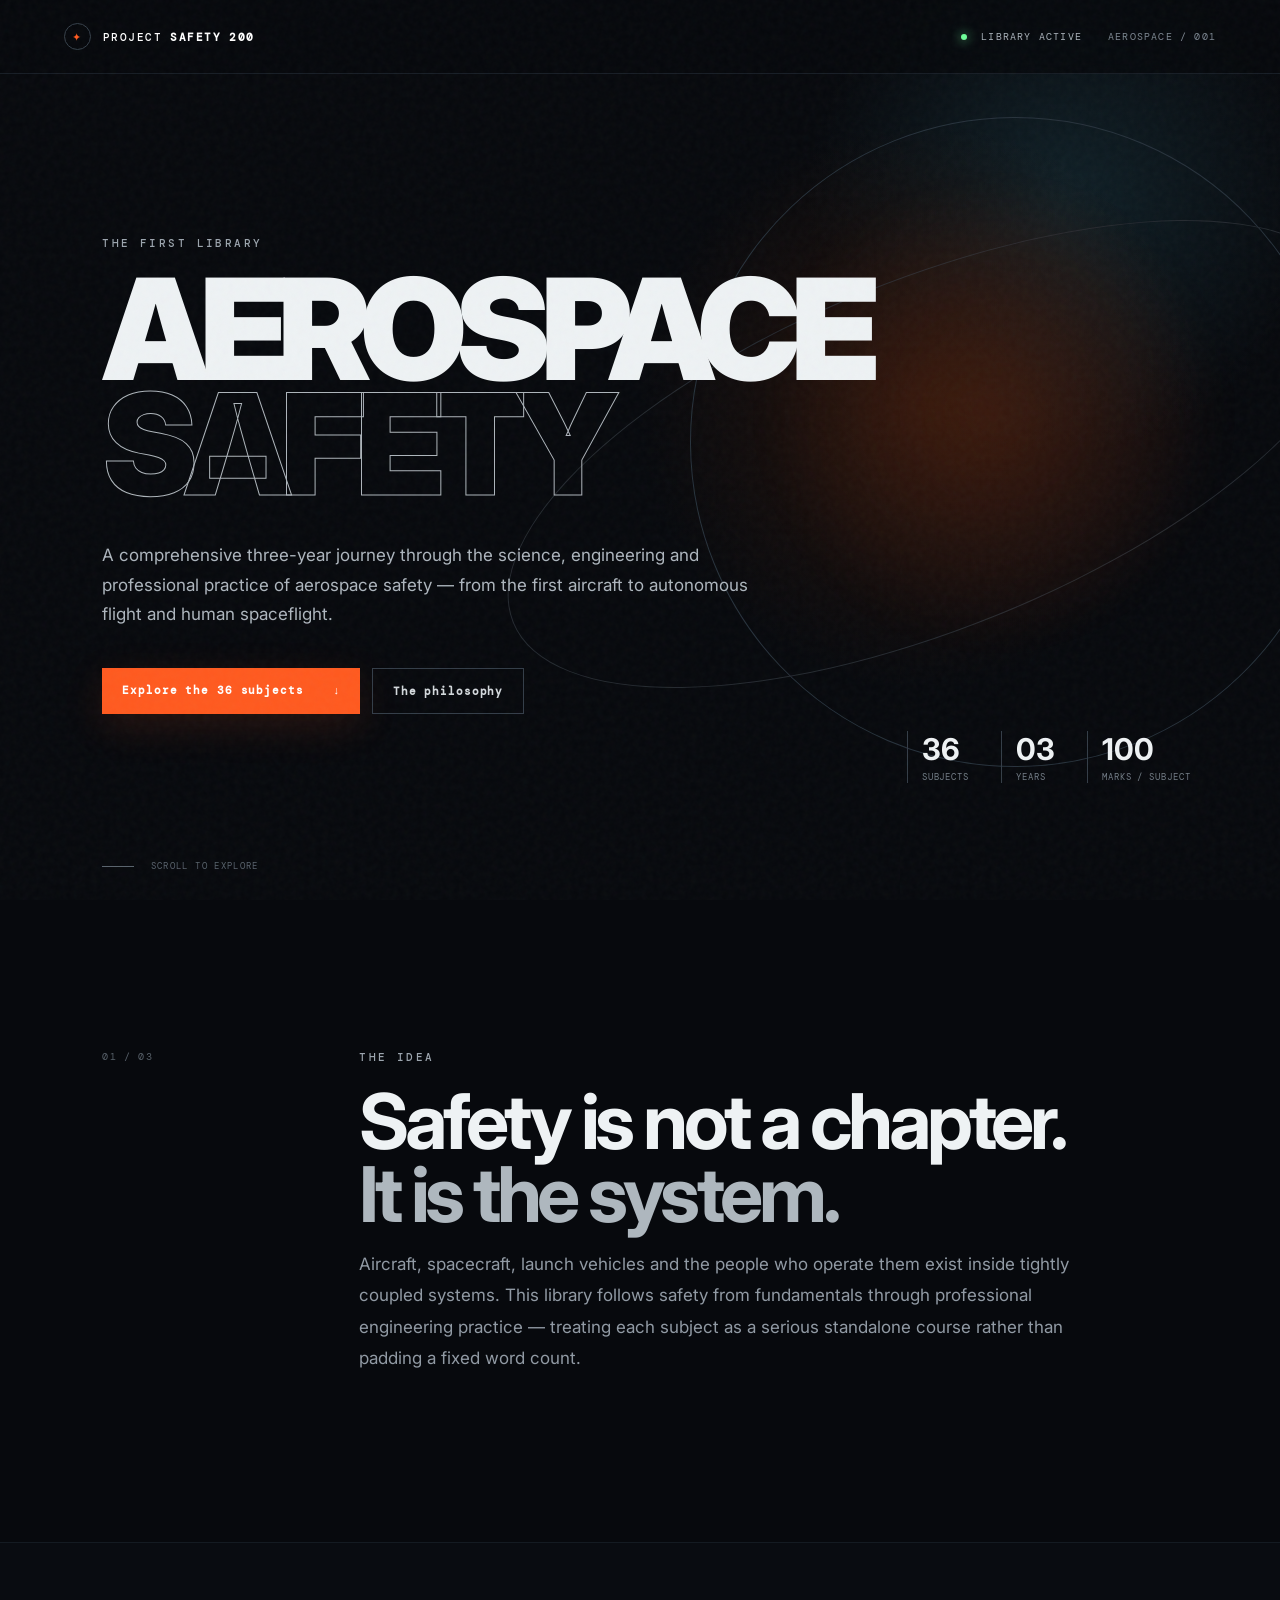
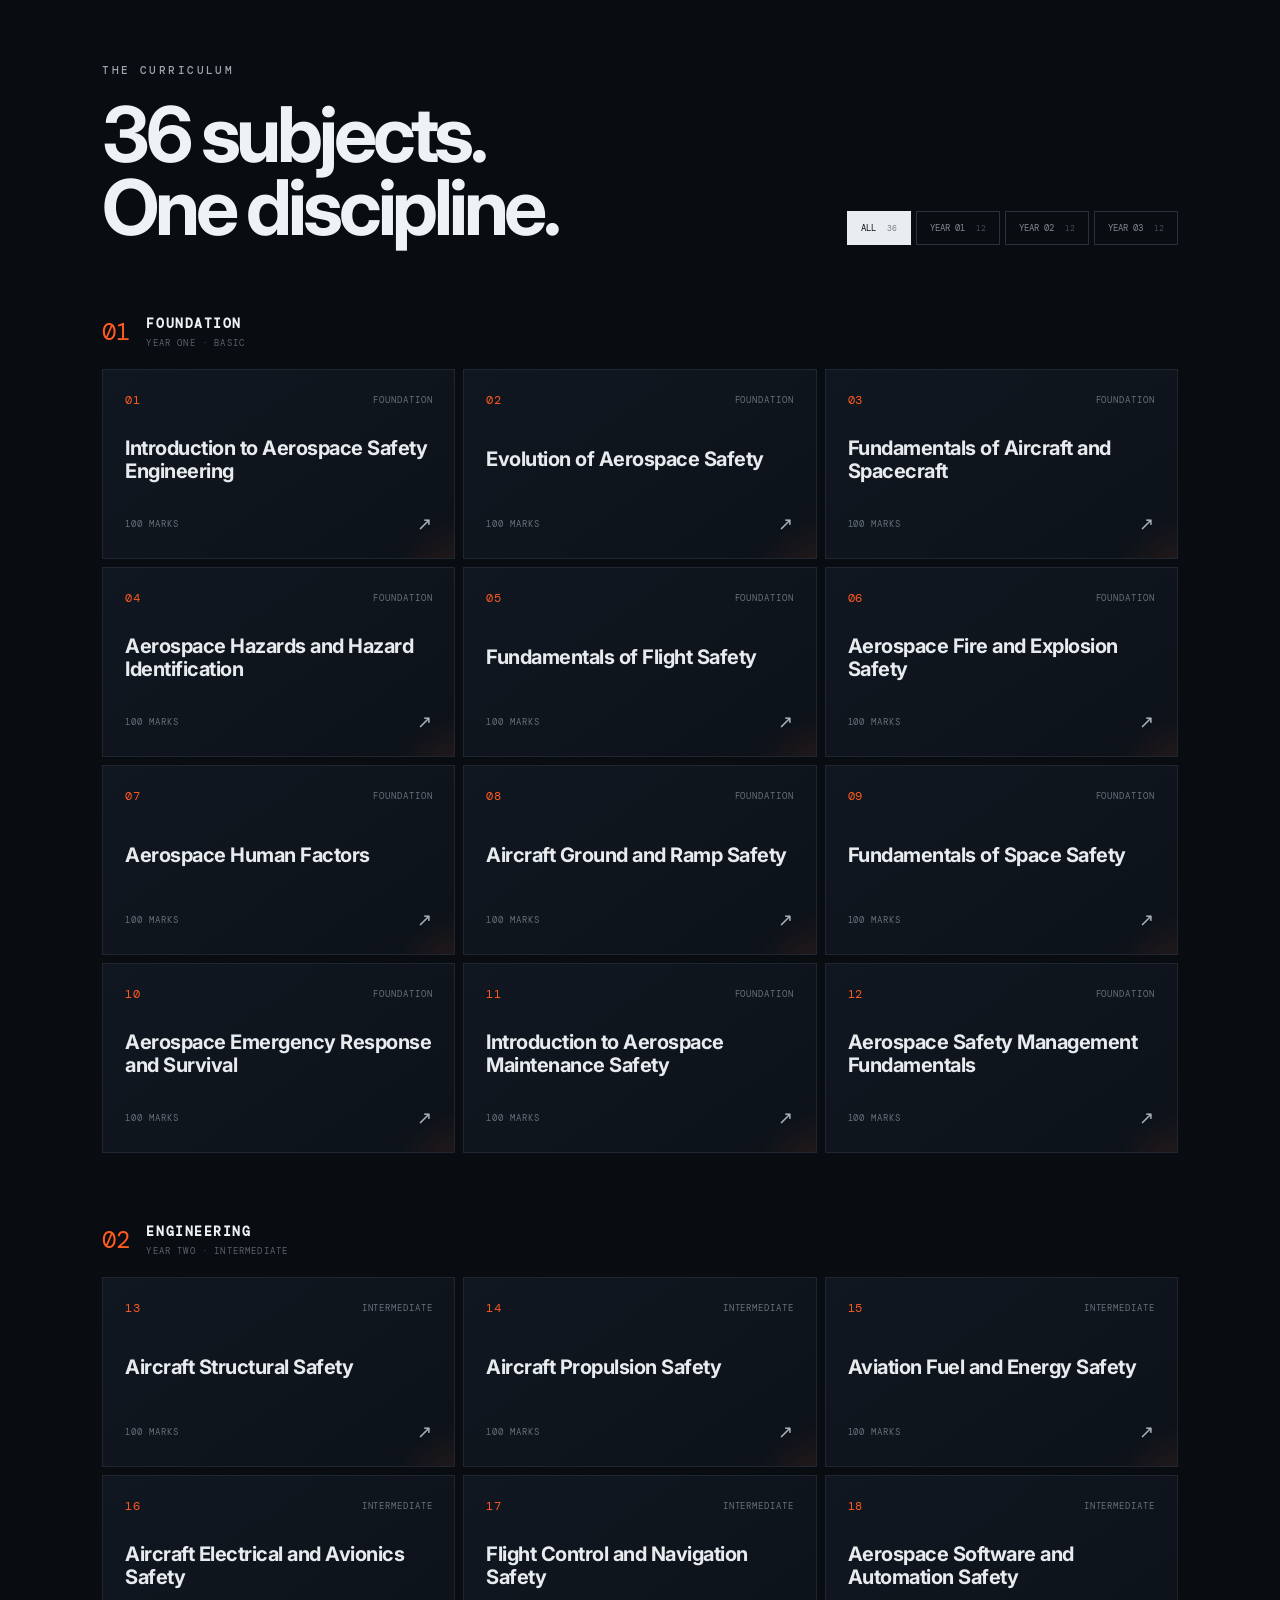
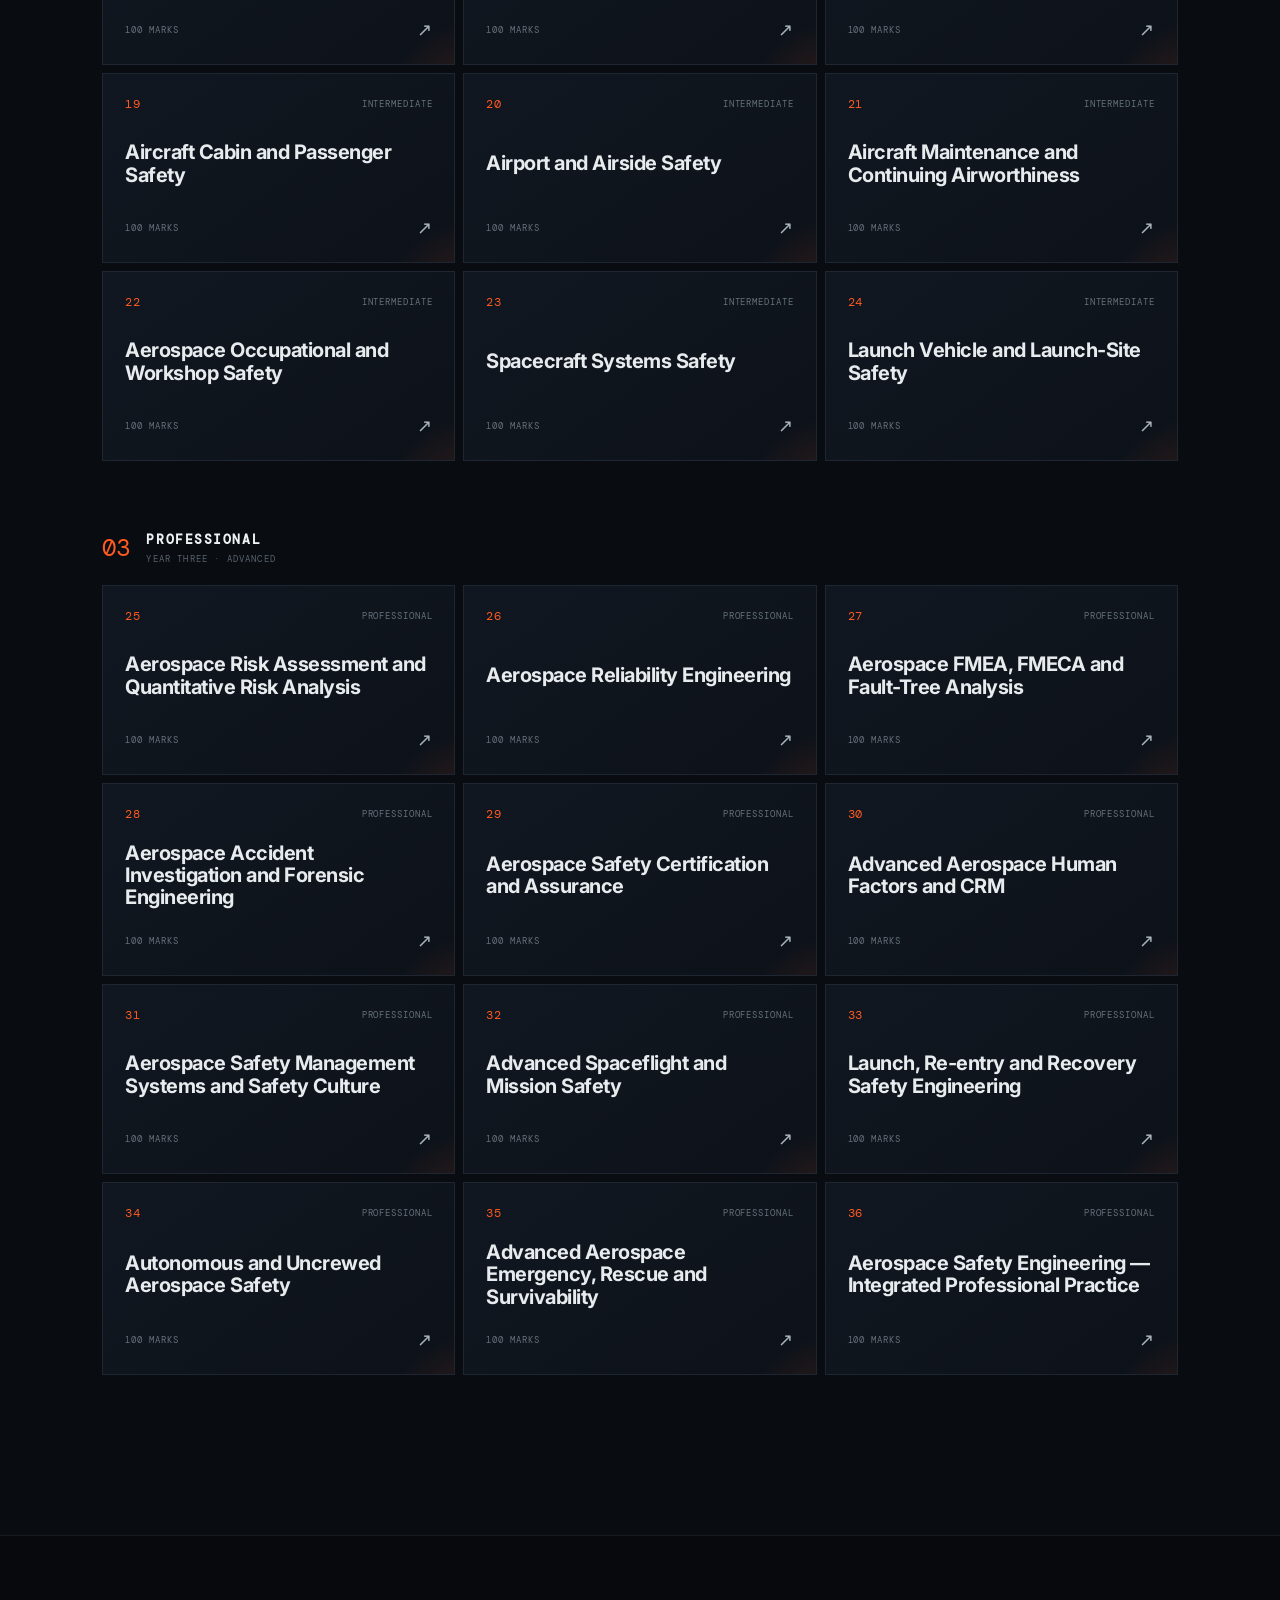
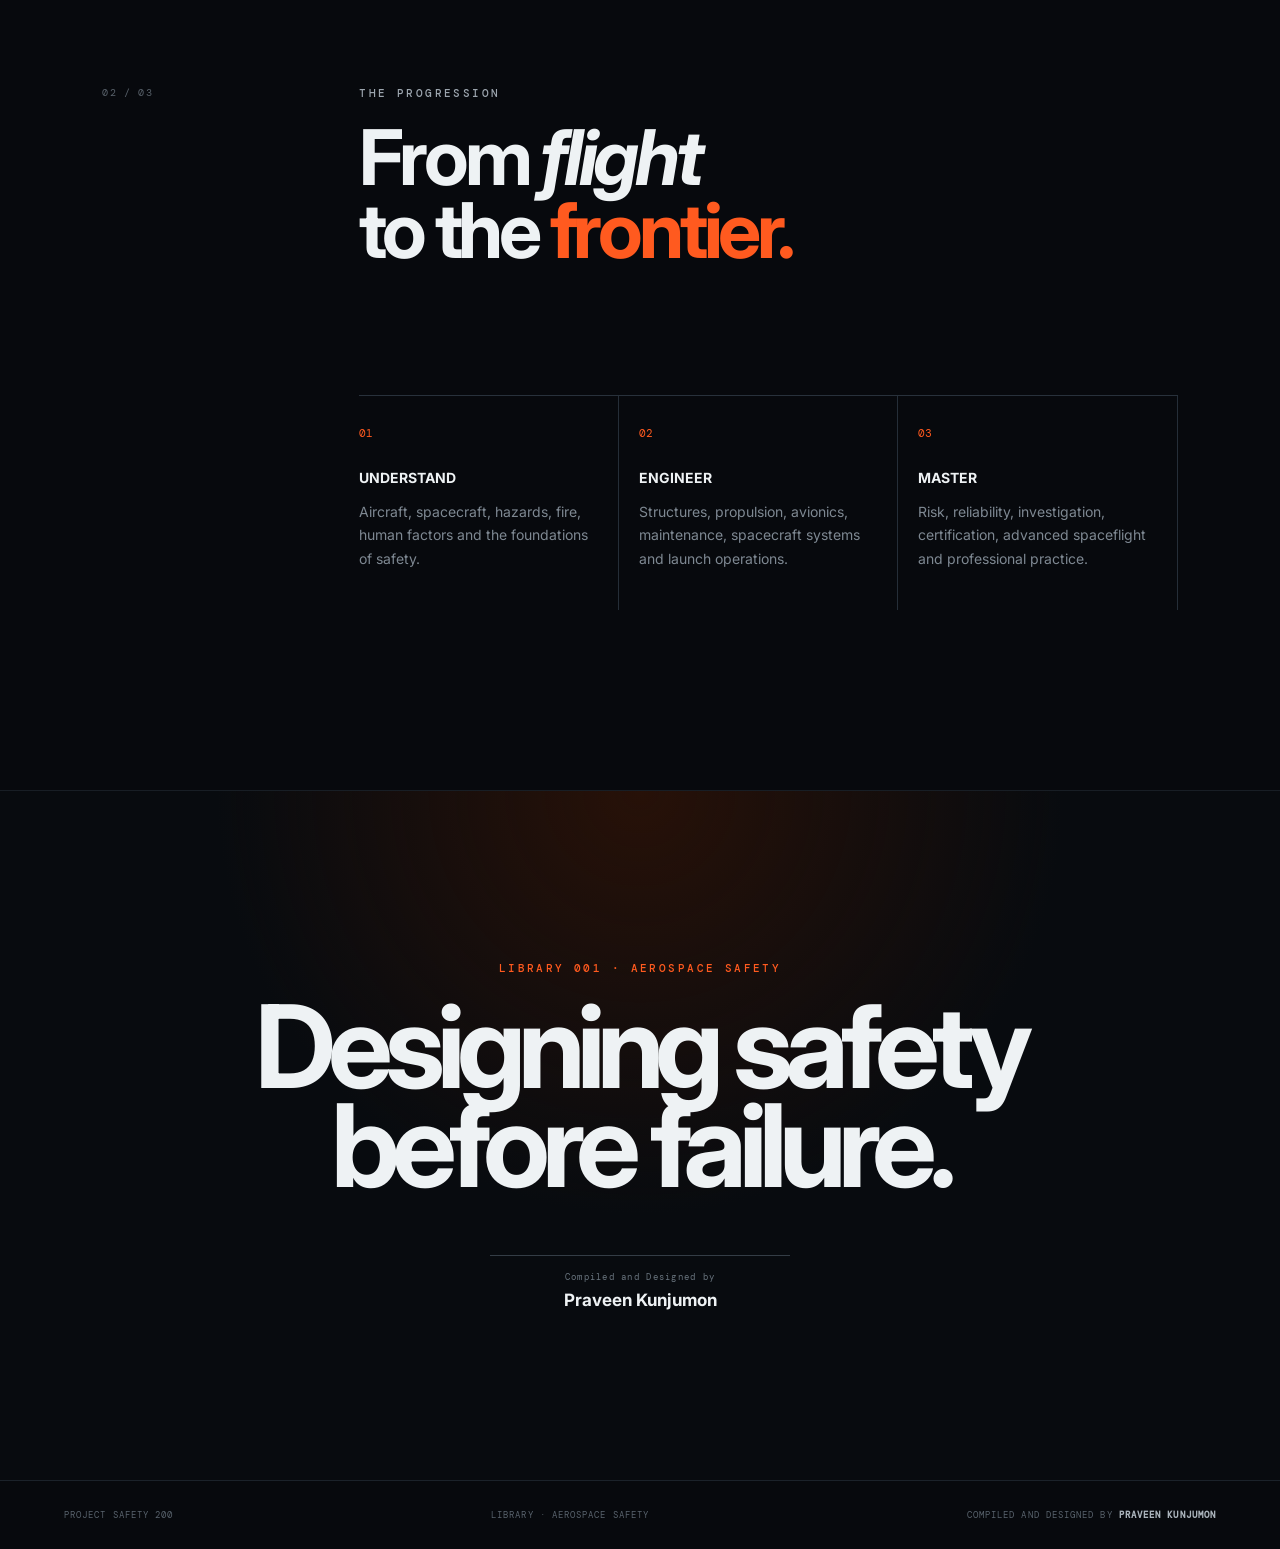
<file: index.html>
<!doctype html>
<html lang="en">
<head>
<meta charset="utf-8">
<meta name="viewport" content="width=device-width,initial-scale=1">
<meta name="theme-color" content="#07090d">
<meta name="description" content="Aerospace Safety — a 36-subject professional safety library.">
<title>Aerospace Safety — 36 Subjects</title>
<link rel="stylesheet" href="style.css">
</head>
<body>
<div class="grain"></div>

<header class="nav">
  <a class="brand" href="#">
    <span class="brand-mark">✦</span>
    <span>PROJECT <b>SAFETY 200</b></span>
  </a>
  <div class="nav-right">
    <span class="status"><i></i> LIBRARY ACTIVE</span>
    <span class="edition">AEROSPACE / 001</span>
  </div>
</header>

<main>
<section class="hero">
  <div class="hero-orbit orbit-one"></div>
  <div class="hero-orbit orbit-two"></div>
  <div class="hero-glow"></div>
  <div class="hero-content">
    <p class="eyebrow">THE FIRST LIBRARY</p>
    <h1>AEROSPACE<br><em>SAFETY</em></h1>
    <p class="hero-copy">A comprehensive three-year journey through the science, engineering and professional practice of aerospace safety — from the first aircraft to autonomous flight and human spaceflight.</p>
    <div class="hero-actions">
      <a class="primary-btn" href="#curriculum">Explore the 36 subjects <span>↓</span></a>
      <a class="ghost-btn" href="#about">The philosophy</a>
    </div>
  </div>
  <div class="hero-data">
    <div><strong>36</strong><span>SUBJECTS</span></div>
    <div><strong>03</strong><span>YEARS</span></div>
    <div><strong>100</strong><span>MARKS / SUBJECT</span></div>
  </div>
  <div class="scroll-cue"><span></span> SCROLL TO EXPLORE</div>
</section>

<section class="manifesto" id="about">
  <div class="section-number">01 / 03</div>
  <div>
    <p class="eyebrow">THE IDEA</p>
    <h2>Safety is not a chapter.<br><span>It is the system.</span></h2>
    <p>Aircraft, spacecraft, launch vehicles and the people who operate them exist inside tightly coupled systems. This library follows safety from fundamentals through professional engineering practice — treating each subject as a serious standalone course rather than padding a fixed word count.</p>
  </div>
</section>

<section class="curriculum" id="curriculum">
  <div class="section-head">
    <div>
      <p class="eyebrow">THE CURRICULUM</p>
      <h2>36 subjects.<br><span>One discipline.</span></h2>
    </div>
    <div class="filters">
      <button class="filter active" data-filter="all">ALL <small>36</small></button>
      <button class="filter" data-filter="1">YEAR 01 <small>12</small></button>
      <button class="filter" data-filter="2">YEAR 02 <small>12</small></button>
      <button class="filter" data-filter="3">YEAR 03 <small>12</small></button>
    </div>
  </div>

  <div class="year-label"><span>01</span><div><b>FOUNDATION</b><small>YEAR ONE · BASIC</small></div></div>
  <div class="subject-grid">
    
      <a class="subject-card" href="sub1.html" data-year="1">
        <div class="card-top"><span>01</span><span>FOUNDATION</span></div>
        <h3>Introduction to Aerospace Safety Engineering</h3>
        <div class="card-bottom"><span>100 MARKS</span><span class="arrow">↗</span></div>
      </a>
      <a class="subject-card" href="sub2.html" data-year="1">
        <div class="card-top"><span>02</span><span>FOUNDATION</span></div>
        <h3>Evolution of Aerospace Safety</h3>
        <div class="card-bottom"><span>100 MARKS</span><span class="arrow">↗</span></div>
      </a>
      <a class="subject-card" href="sub3.html" data-year="1">
        <div class="card-top"><span>03</span><span>FOUNDATION</span></div>
        <h3>Fundamentals of Aircraft and Spacecraft</h3>
        <div class="card-bottom"><span>100 MARKS</span><span class="arrow">↗</span></div>
      </a>
      <a class="subject-card" href="sub4.html" data-year="1">
        <div class="card-top"><span>04</span><span>FOUNDATION</span></div>
        <h3>Aerospace Hazards and Hazard Identification</h3>
        <div class="card-bottom"><span>100 MARKS</span><span class="arrow">↗</span></div>
      </a>
      <a class="subject-card" href="sub5.html" data-year="1">
        <div class="card-top"><span>05</span><span>FOUNDATION</span></div>
        <h3>Fundamentals of Flight Safety</h3>
        <div class="card-bottom"><span>100 MARKS</span><span class="arrow">↗</span></div>
      </a>
      <a class="subject-card" href="sub6.html" data-year="1">
        <div class="card-top"><span>06</span><span>FOUNDATION</span></div>
        <h3>Aerospace Fire and Explosion Safety</h3>
        <div class="card-bottom"><span>100 MARKS</span><span class="arrow">↗</span></div>
      </a>
      <a class="subject-card" href="sub7.html" data-year="1">
        <div class="card-top"><span>07</span><span>FOUNDATION</span></div>
        <h3>Aerospace Human Factors</h3>
        <div class="card-bottom"><span>100 MARKS</span><span class="arrow">↗</span></div>
      </a>
      <a class="subject-card" href="sub8.html" data-year="1">
        <div class="card-top"><span>08</span><span>FOUNDATION</span></div>
        <h3>Aircraft Ground and Ramp Safety</h3>
        <div class="card-bottom"><span>100 MARKS</span><span class="arrow">↗</span></div>
      </a>
      <a class="subject-card" href="sub9.html" data-year="1">
        <div class="card-top"><span>09</span><span>FOUNDATION</span></div>
        <h3>Fundamentals of Space Safety</h3>
        <div class="card-bottom"><span>100 MARKS</span><span class="arrow">↗</span></div>
      </a>
      <a class="subject-card" href="sub10.html" data-year="1">
        <div class="card-top"><span>10</span><span>FOUNDATION</span></div>
        <h3>Aerospace Emergency Response and Survival</h3>
        <div class="card-bottom"><span>100 MARKS</span><span class="arrow">↗</span></div>
      </a>
      <a class="subject-card" href="sub11.html" data-year="1">
        <div class="card-top"><span>11</span><span>FOUNDATION</span></div>
        <h3>Introduction to Aerospace Maintenance Safety</h3>
        <div class="card-bottom"><span>100 MARKS</span><span class="arrow">↗</span></div>
      </a>
      <a class="subject-card" href="sub12.html" data-year="1">
        <div class="card-top"><span>12</span><span>FOUNDATION</span></div>
        <h3>Aerospace Safety Management Fundamentals</h3>
        <div class="card-bottom"><span>100 MARKS</span><span class="arrow">↗</span></div>
      </a>
  </div>

  <div class="year-label"><span>02</span><div><b>ENGINEERING</b><small>YEAR TWO · INTERMEDIATE</small></div></div>
  <div class="subject-grid">
    
      <a class="subject-card" href="sub13.html" data-year="2">
        <div class="card-top"><span>13</span><span>INTERMEDIATE</span></div>
        <h3>Aircraft Structural Safety</h3>
        <div class="card-bottom"><span>100 MARKS</span><span class="arrow">↗</span></div>
      </a>
      <a class="subject-card" href="sub14.html" data-year="2">
        <div class="card-top"><span>14</span><span>INTERMEDIATE</span></div>
        <h3>Aircraft Propulsion Safety</h3>
        <div class="card-bottom"><span>100 MARKS</span><span class="arrow">↗</span></div>
      </a>
      <a class="subject-card" href="sub15.html" data-year="2">
        <div class="card-top"><span>15</span><span>INTERMEDIATE</span></div>
        <h3>Aviation Fuel and Energy Safety</h3>
        <div class="card-bottom"><span>100 MARKS</span><span class="arrow">↗</span></div>
      </a>
      <a class="subject-card" href="sub16.html" data-year="2">
        <div class="card-top"><span>16</span><span>INTERMEDIATE</span></div>
        <h3>Aircraft Electrical and Avionics Safety</h3>
        <div class="card-bottom"><span>100 MARKS</span><span class="arrow">↗</span></div>
      </a>
      <a class="subject-card" href="sub17.html" data-year="2">
        <div class="card-top"><span>17</span><span>INTERMEDIATE</span></div>
        <h3>Flight Control and Navigation Safety</h3>
        <div class="card-bottom"><span>100 MARKS</span><span class="arrow">↗</span></div>
      </a>
      <a class="subject-card" href="sub18.html" data-year="2">
        <div class="card-top"><span>18</span><span>INTERMEDIATE</span></div>
        <h3>Aerospace Software and Automation Safety</h3>
        <div class="card-bottom"><span>100 MARKS</span><span class="arrow">↗</span></div>
      </a>
      <a class="subject-card" href="sub19.html" data-year="2">
        <div class="card-top"><span>19</span><span>INTERMEDIATE</span></div>
        <h3>Aircraft Cabin and Passenger Safety</h3>
        <div class="card-bottom"><span>100 MARKS</span><span class="arrow">↗</span></div>
      </a>
      <a class="subject-card" href="sub20.html" data-year="2">
        <div class="card-top"><span>20</span><span>INTERMEDIATE</span></div>
        <h3>Airport and Airside Safety</h3>
        <div class="card-bottom"><span>100 MARKS</span><span class="arrow">↗</span></div>
      </a>
      <a class="subject-card" href="sub21.html" data-year="2">
        <div class="card-top"><span>21</span><span>INTERMEDIATE</span></div>
        <h3>Aircraft Maintenance and Continuing Airworthiness</h3>
        <div class="card-bottom"><span>100 MARKS</span><span class="arrow">↗</span></div>
      </a>
      <a class="subject-card" href="sub22.html" data-year="2">
        <div class="card-top"><span>22</span><span>INTERMEDIATE</span></div>
        <h3>Aerospace Occupational and Workshop Safety</h3>
        <div class="card-bottom"><span>100 MARKS</span><span class="arrow">↗</span></div>
      </a>
      <a class="subject-card" href="sub23.html" data-year="2">
        <div class="card-top"><span>23</span><span>INTERMEDIATE</span></div>
        <h3>Spacecraft Systems Safety</h3>
        <div class="card-bottom"><span>100 MARKS</span><span class="arrow">↗</span></div>
      </a>
      <a class="subject-card" href="sub24.html" data-year="2">
        <div class="card-top"><span>24</span><span>INTERMEDIATE</span></div>
        <h3>Launch Vehicle and Launch-Site Safety</h3>
        <div class="card-bottom"><span>100 MARKS</span><span class="arrow">↗</span></div>
      </a>
  </div>

  <div class="year-label"><span>03</span><div><b>PROFESSIONAL</b><small>YEAR THREE · ADVANCED</small></div></div>
  <div class="subject-grid">
    
      <a class="subject-card" href="sub25.html" data-year="3">
        <div class="card-top"><span>25</span><span>PROFESSIONAL</span></div>
        <h3>Aerospace Risk Assessment and Quantitative Risk Analysis</h3>
        <div class="card-bottom"><span>100 MARKS</span><span class="arrow">↗</span></div>
      </a>
      <a class="subject-card" href="sub26.html" data-year="3">
        <div class="card-top"><span>26</span><span>PROFESSIONAL</span></div>
        <h3>Aerospace Reliability Engineering</h3>
        <div class="card-bottom"><span>100 MARKS</span><span class="arrow">↗</span></div>
      </a>
      <a class="subject-card" href="sub27.html" data-year="3">
        <div class="card-top"><span>27</span><span>PROFESSIONAL</span></div>
        <h3>Aerospace FMEA, FMECA and Fault-Tree Analysis</h3>
        <div class="card-bottom"><span>100 MARKS</span><span class="arrow">↗</span></div>
      </a>
      <a class="subject-card" href="sub28.html" data-year="3">
        <div class="card-top"><span>28</span><span>PROFESSIONAL</span></div>
        <h3>Aerospace Accident Investigation and Forensic Engineering</h3>
        <div class="card-bottom"><span>100 MARKS</span><span class="arrow">↗</span></div>
      </a>
      <a class="subject-card" href="sub29.html" data-year="3">
        <div class="card-top"><span>29</span><span>PROFESSIONAL</span></div>
        <h3>Aerospace Safety Certification and Assurance</h3>
        <div class="card-bottom"><span>100 MARKS</span><span class="arrow">↗</span></div>
      </a>
      <a class="subject-card" href="sub30.html" data-year="3">
        <div class="card-top"><span>30</span><span>PROFESSIONAL</span></div>
        <h3>Advanced Aerospace Human Factors and CRM</h3>
        <div class="card-bottom"><span>100 MARKS</span><span class="arrow">↗</span></div>
      </a>
      <a class="subject-card" href="sub31.html" data-year="3">
        <div class="card-top"><span>31</span><span>PROFESSIONAL</span></div>
        <h3>Aerospace Safety Management Systems and Safety Culture</h3>
        <div class="card-bottom"><span>100 MARKS</span><span class="arrow">↗</span></div>
      </a>
      <a class="subject-card" href="sub32.html" data-year="3">
        <div class="card-top"><span>32</span><span>PROFESSIONAL</span></div>
        <h3>Advanced Spaceflight and Mission Safety</h3>
        <div class="card-bottom"><span>100 MARKS</span><span class="arrow">↗</span></div>
      </a>
      <a class="subject-card" href="sub33.html" data-year="3">
        <div class="card-top"><span>33</span><span>PROFESSIONAL</span></div>
        <h3>Launch, Re-entry and Recovery Safety Engineering</h3>
        <div class="card-bottom"><span>100 MARKS</span><span class="arrow">↗</span></div>
      </a>
      <a class="subject-card" href="sub34.html" data-year="3">
        <div class="card-top"><span>34</span><span>PROFESSIONAL</span></div>
        <h3>Autonomous and Uncrewed Aerospace Safety</h3>
        <div class="card-bottom"><span>100 MARKS</span><span class="arrow">↗</span></div>
      </a>
      <a class="subject-card" href="sub35.html" data-year="3">
        <div class="card-top"><span>35</span><span>PROFESSIONAL</span></div>
        <h3>Advanced Aerospace Emergency, Rescue and Survivability</h3>
        <div class="card-bottom"><span>100 MARKS</span><span class="arrow">↗</span></div>
      </a>
      <a class="subject-card" href="sub36.html" data-year="3">
        <div class="card-top"><span>36</span><span>PROFESSIONAL</span></div>
        <h3>Aerospace Safety Engineering — Integrated Professional Practice</h3>
        <div class="card-bottom"><span>100 MARKS</span><span class="arrow">↗</span></div>
      </a>
  </div>
</section>

<section class="timeline">
  <div class="section-number">02 / 03</div>
  <div>
    <p class="eyebrow">THE PROGRESSION</p>
    <h2>From <em>flight</em><br>to the <span>frontier.</span></h2>
  </div>
  <div class="timeline-line">
    <div class="tl"><span>01</span><b>UNDERSTAND</b><p>Aircraft, spacecraft, hazards, fire, human factors and the foundations of safety.</p></div>
    <div class="tl"><span>02</span><b>ENGINEER</b><p>Structures, propulsion, avionics, maintenance, spacecraft systems and launch operations.</p></div>
    <div class="tl"><span>03</span><b>MASTER</b><p>Risk, reliability, investigation, certification, advanced spaceflight and professional practice.</p></div>
  </div>
</section>

<section class="closing">
  <div class="closing-inner">
    <p class="eyebrow">LIBRARY 001 · AEROSPACE SAFETY</p>
    <h2>Designing safety<br>before failure.</h2>
    <div class="signature">
      <span>Compiled and Designed by</span>
      <strong>Praveen Kunjumon</strong>
    </div>
  </div>
</section>
</main>

<footer>
  <div>PROJECT SAFETY 200</div>
  <div>LIBRARY · AEROSPACE SAFETY</div>
  <div>COMPILED AND DESIGNED BY <b>PRAVEEN KUNJUMON</b></div>
</footer>
<script src="script.js"></script>
</body>
</html>
</file>
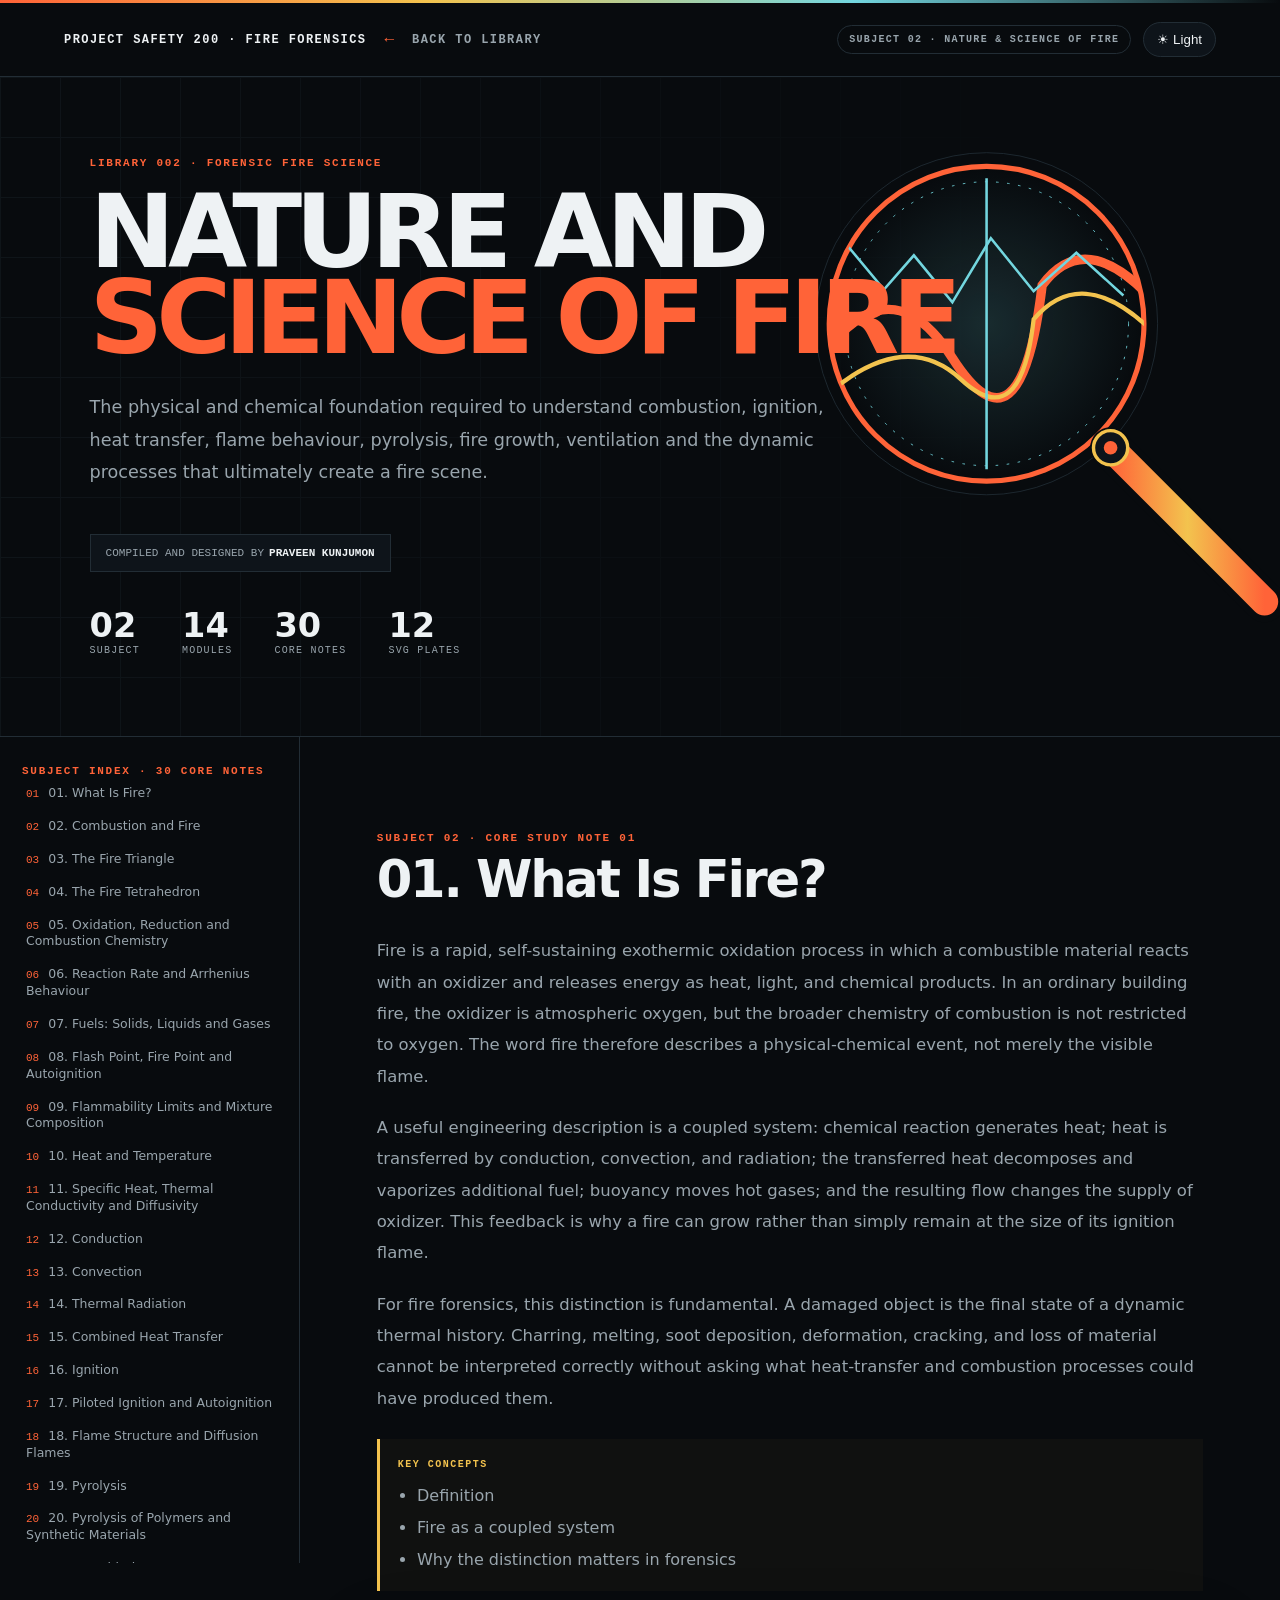
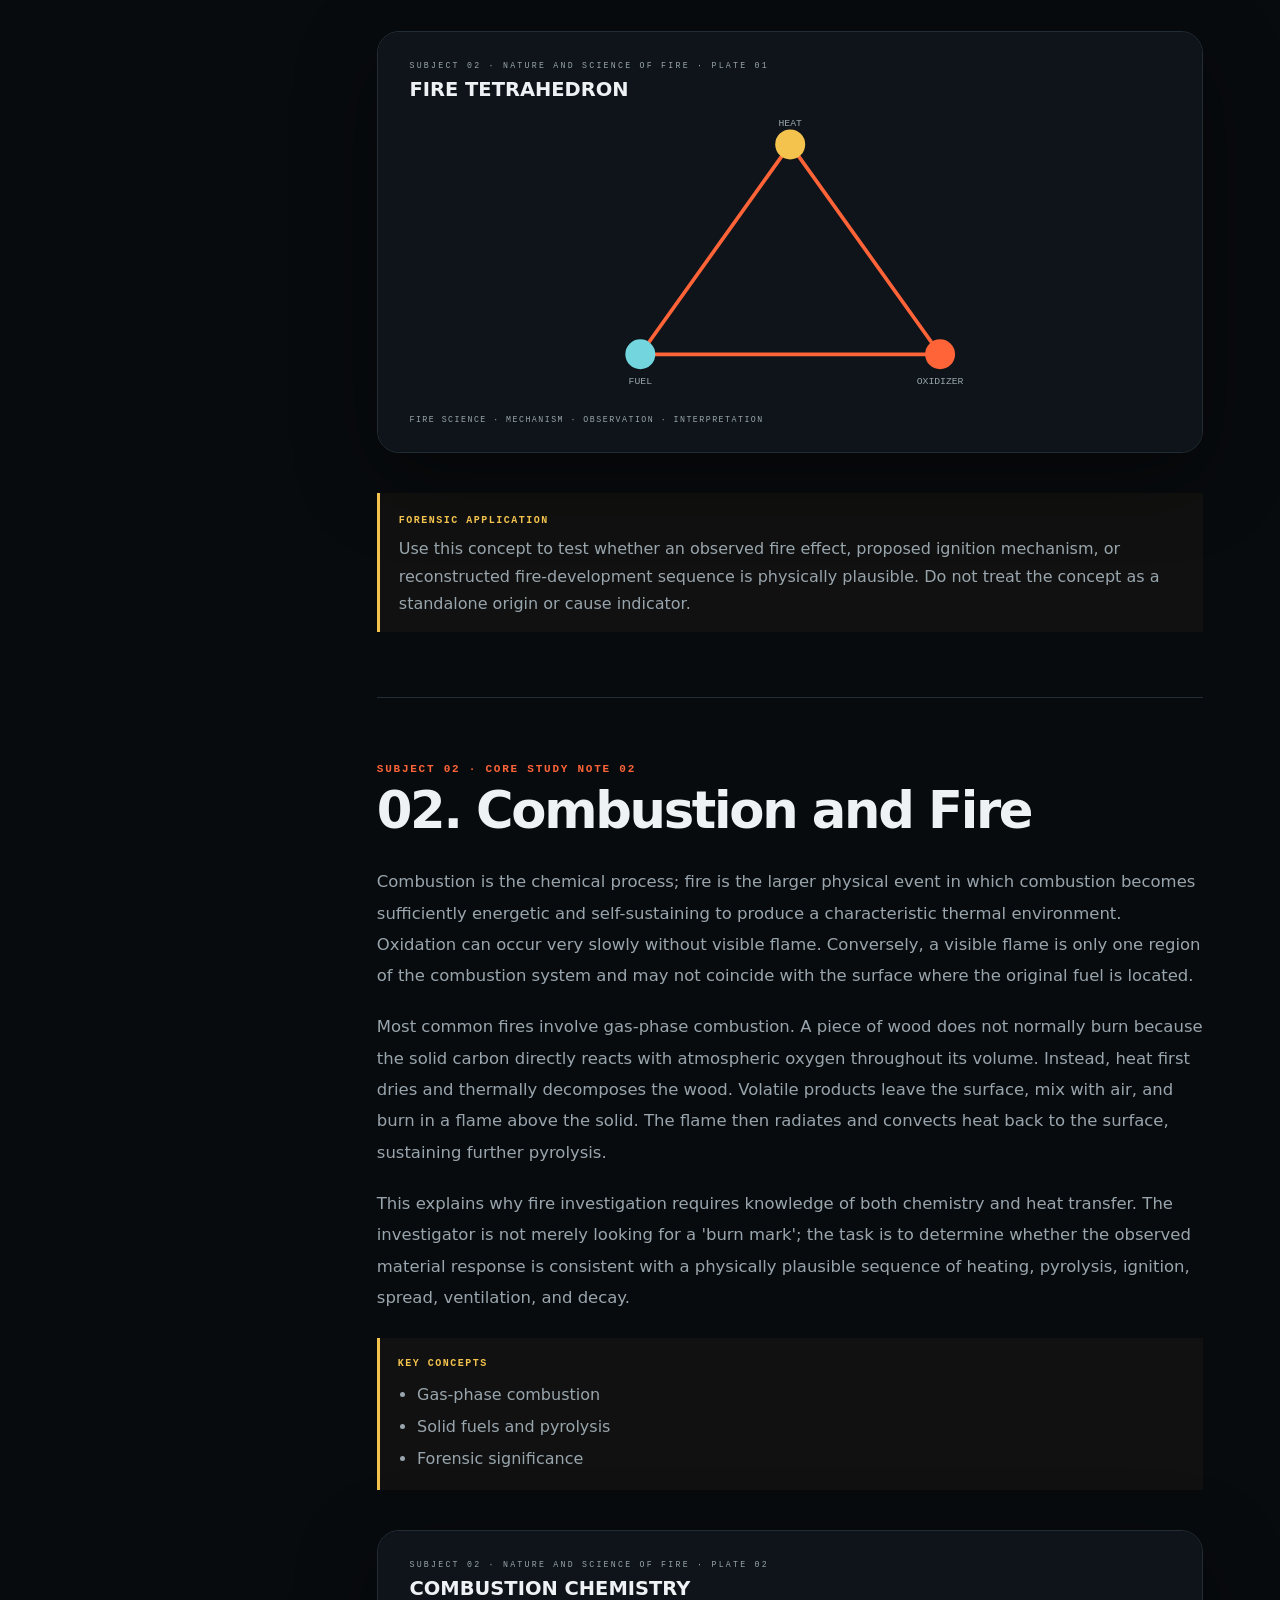
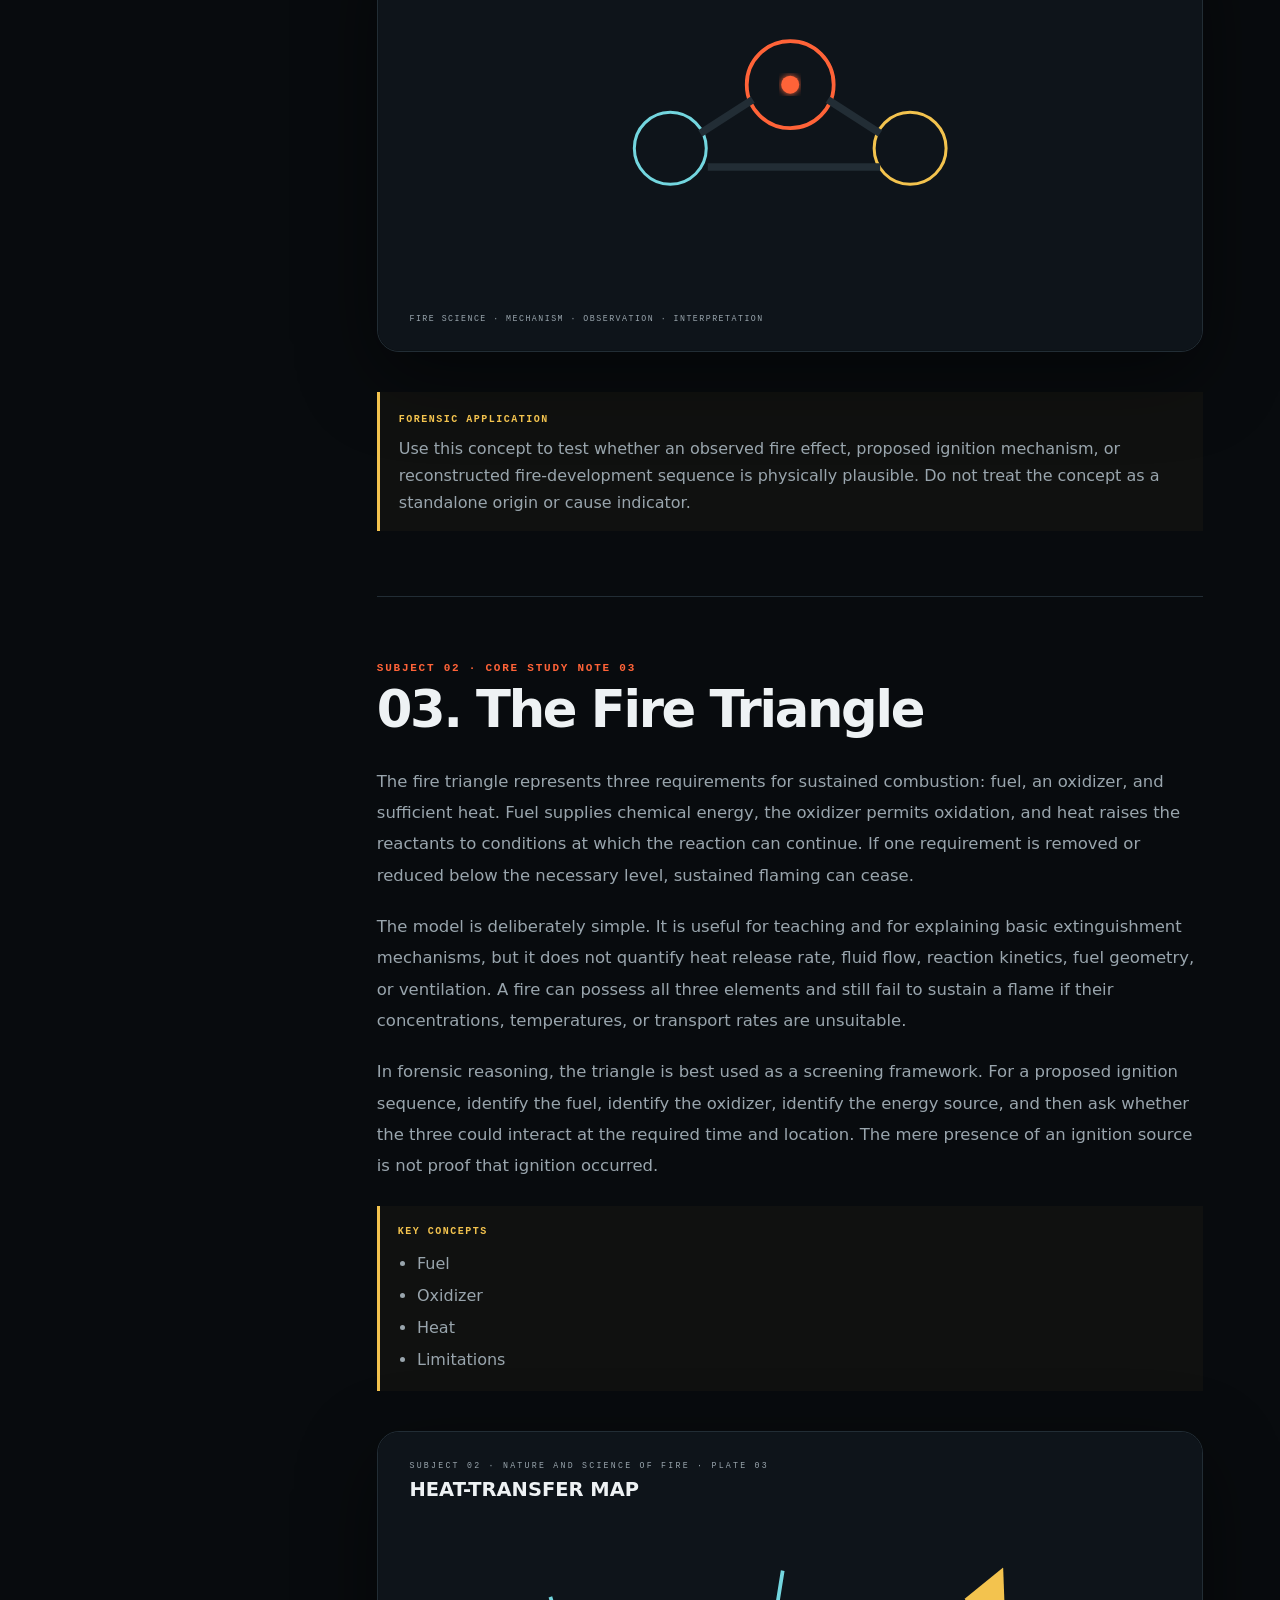
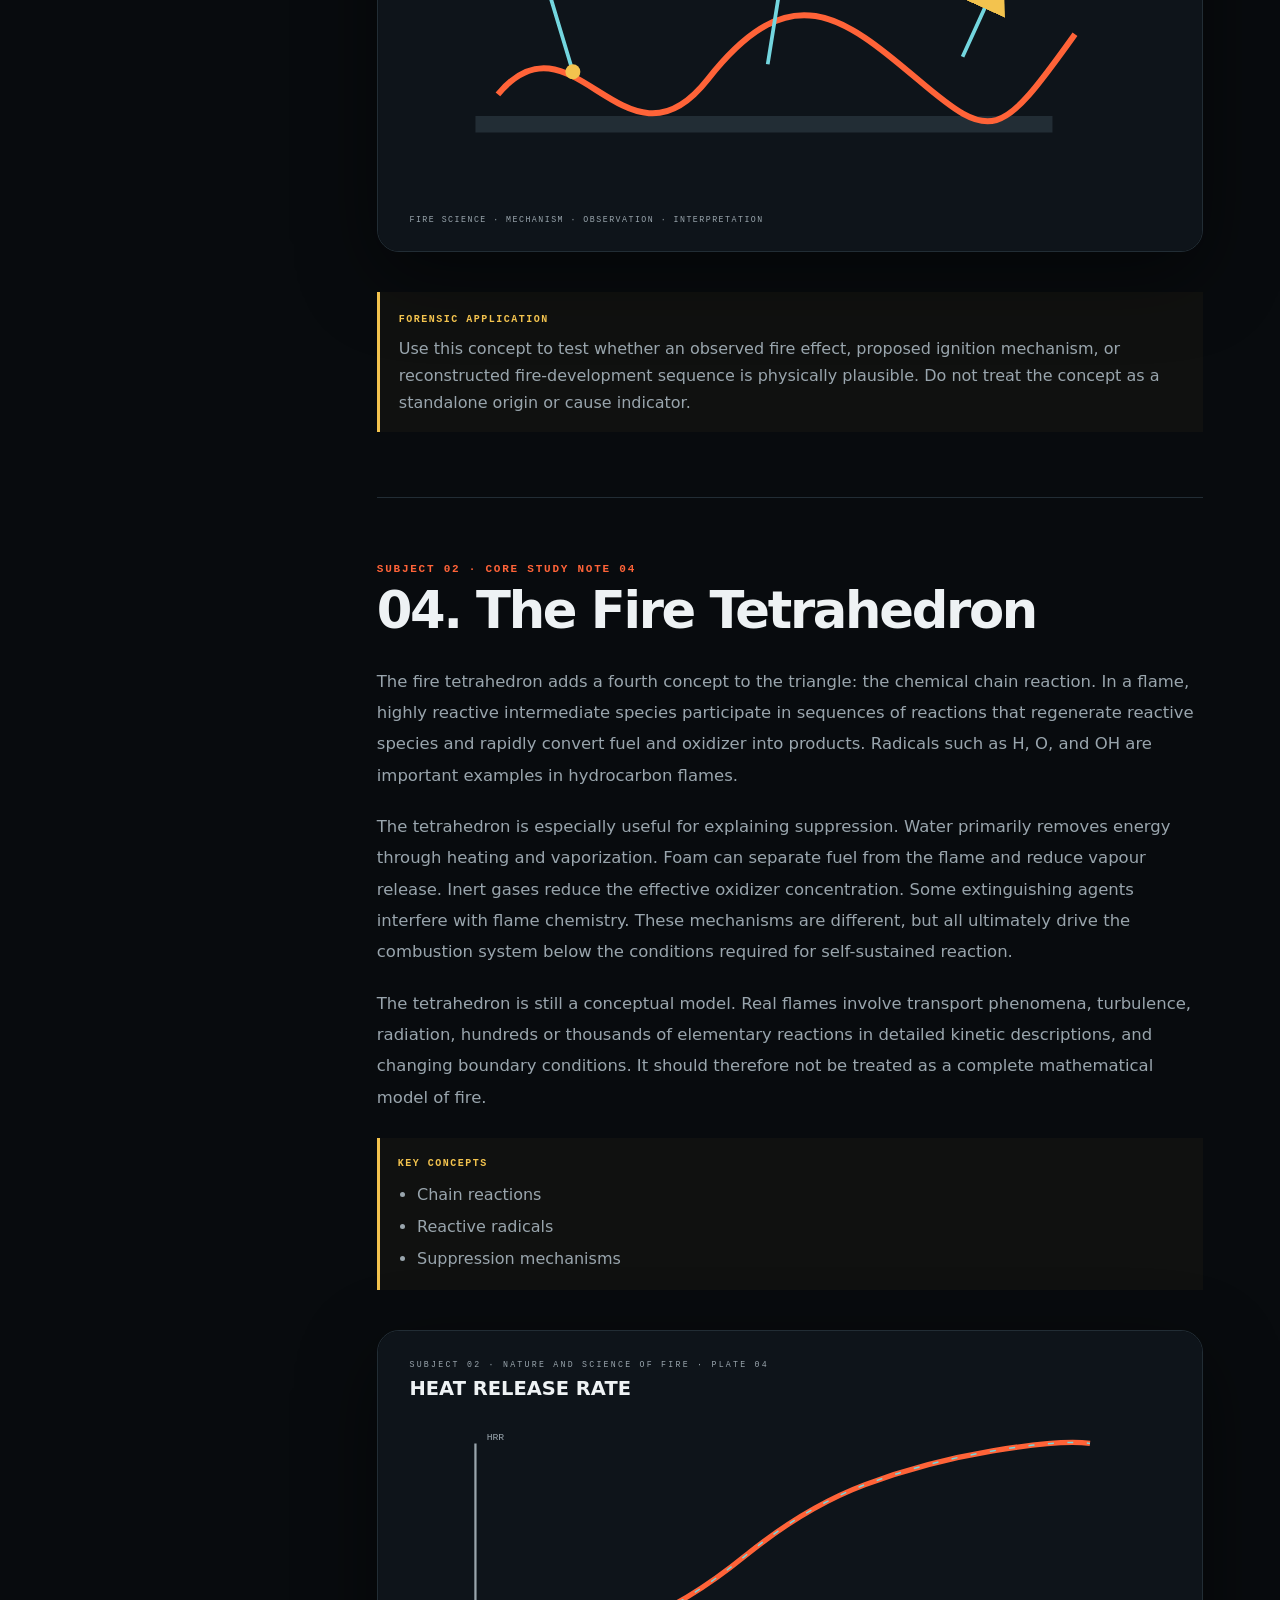
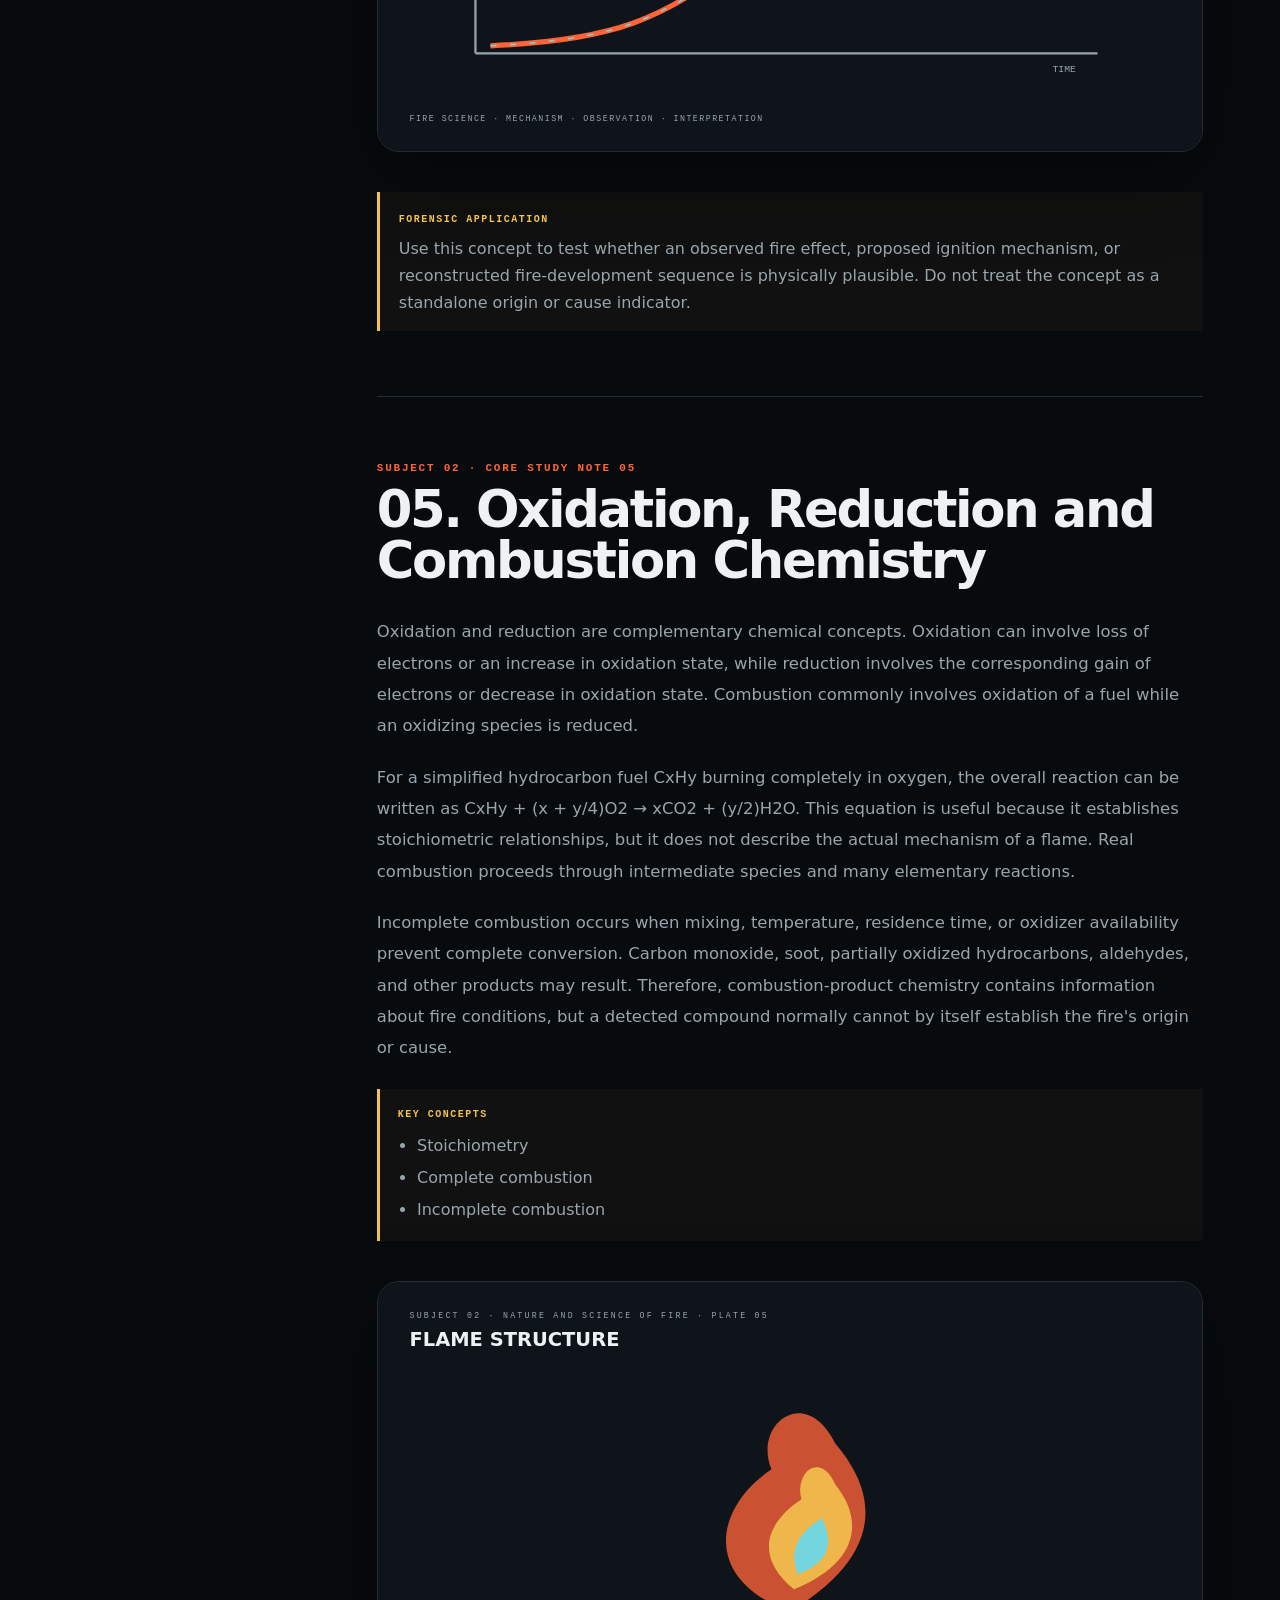
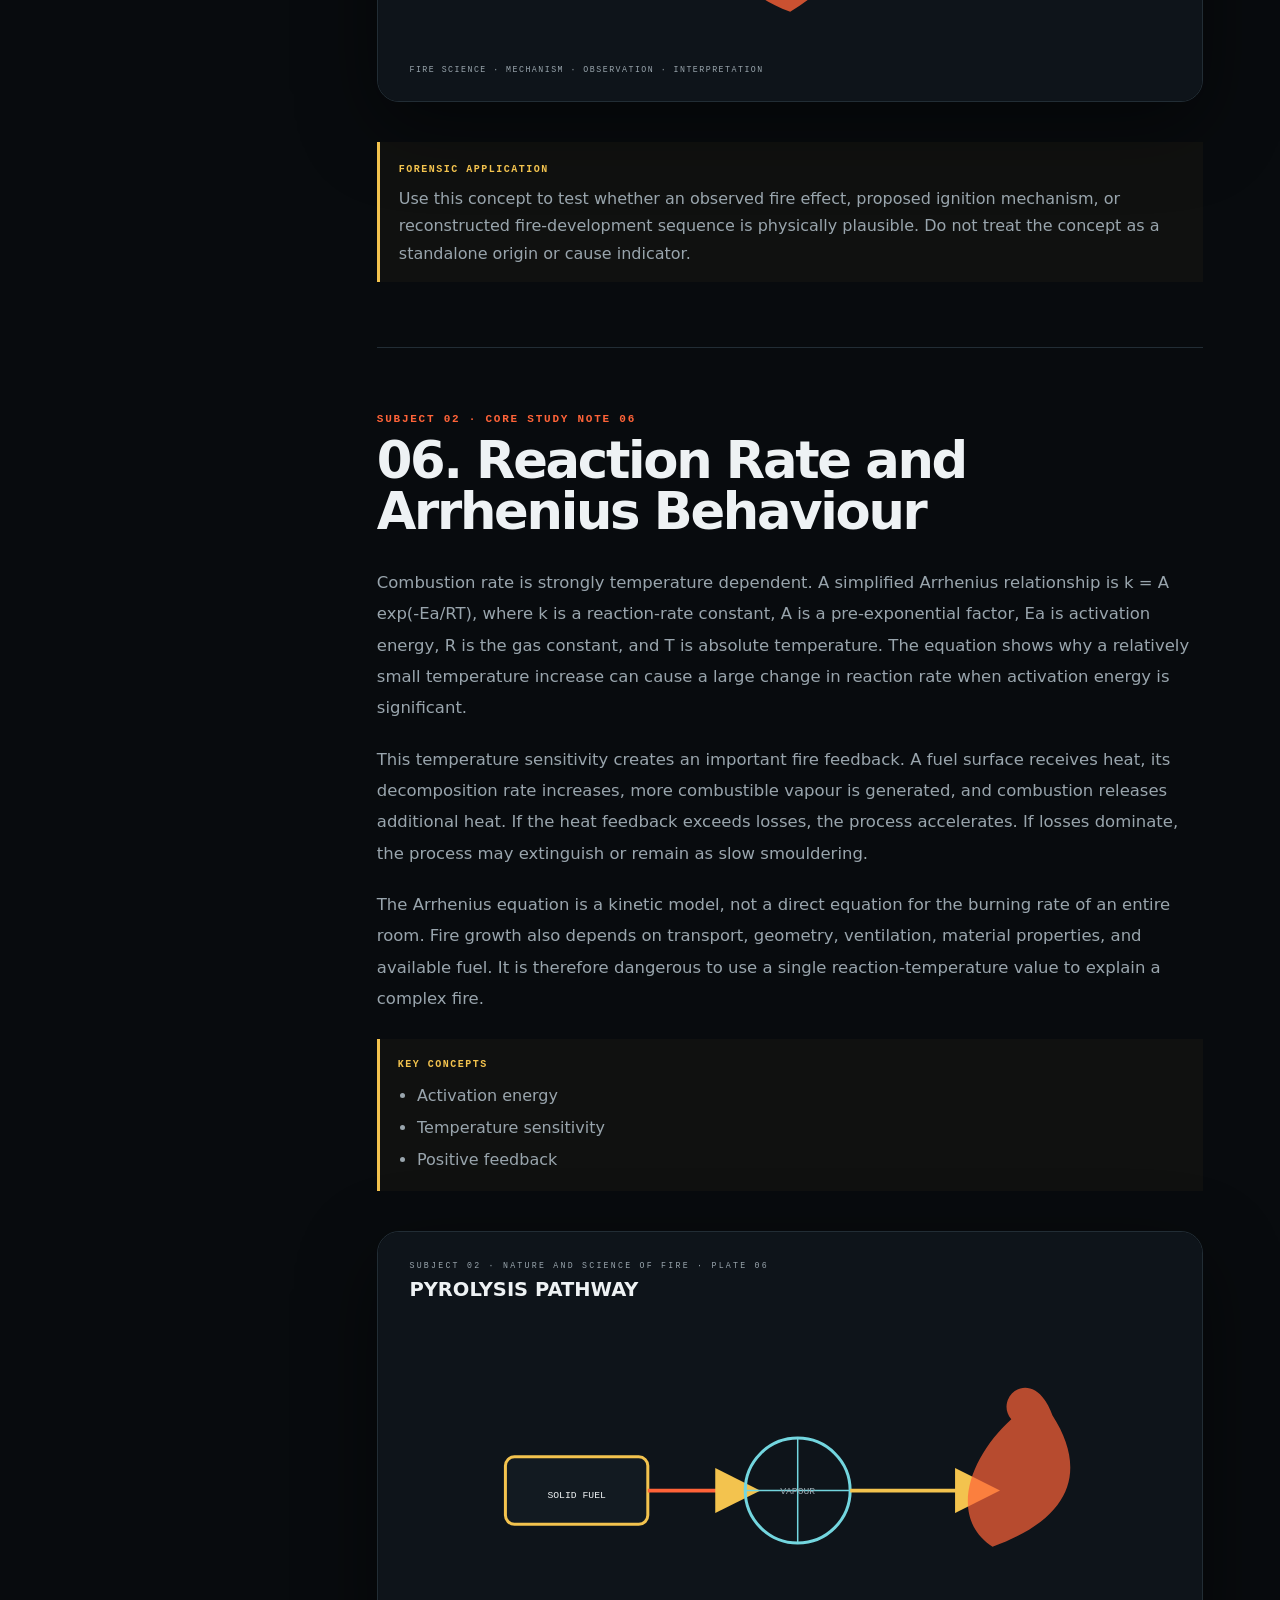
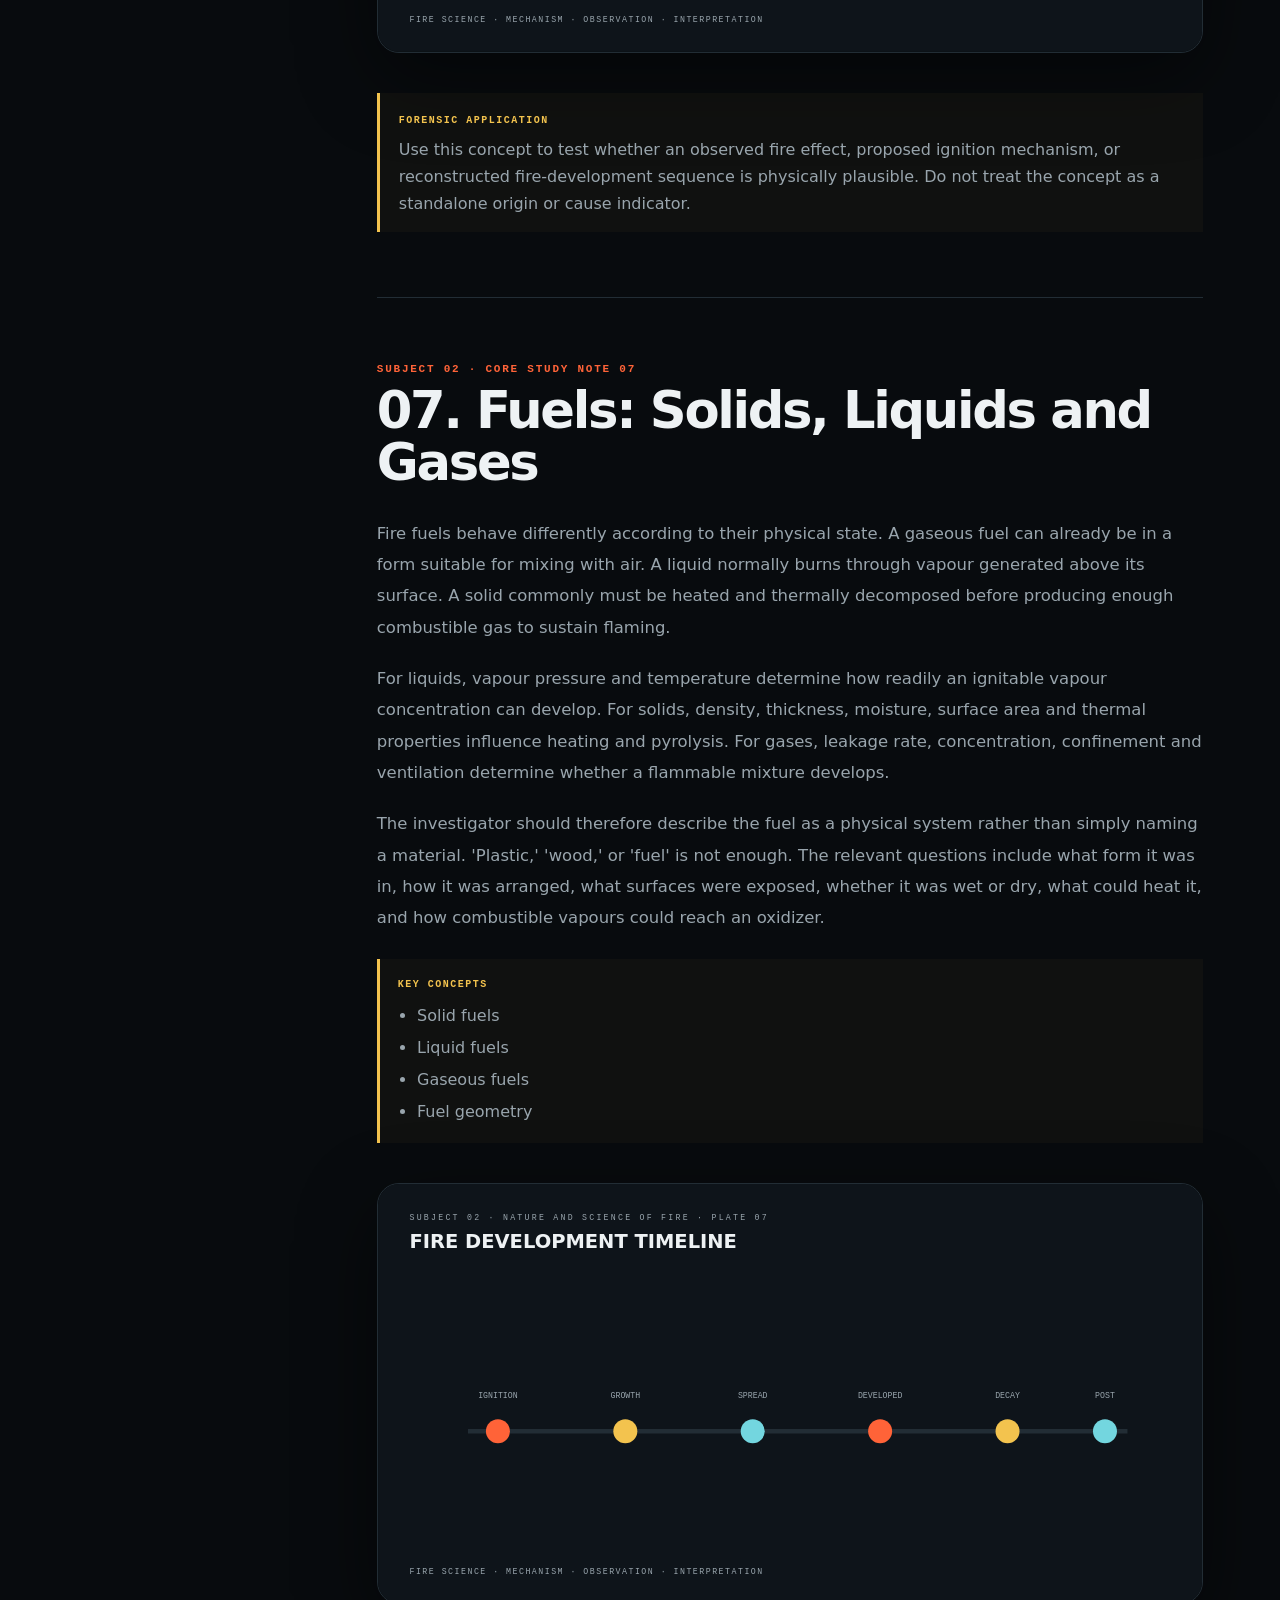
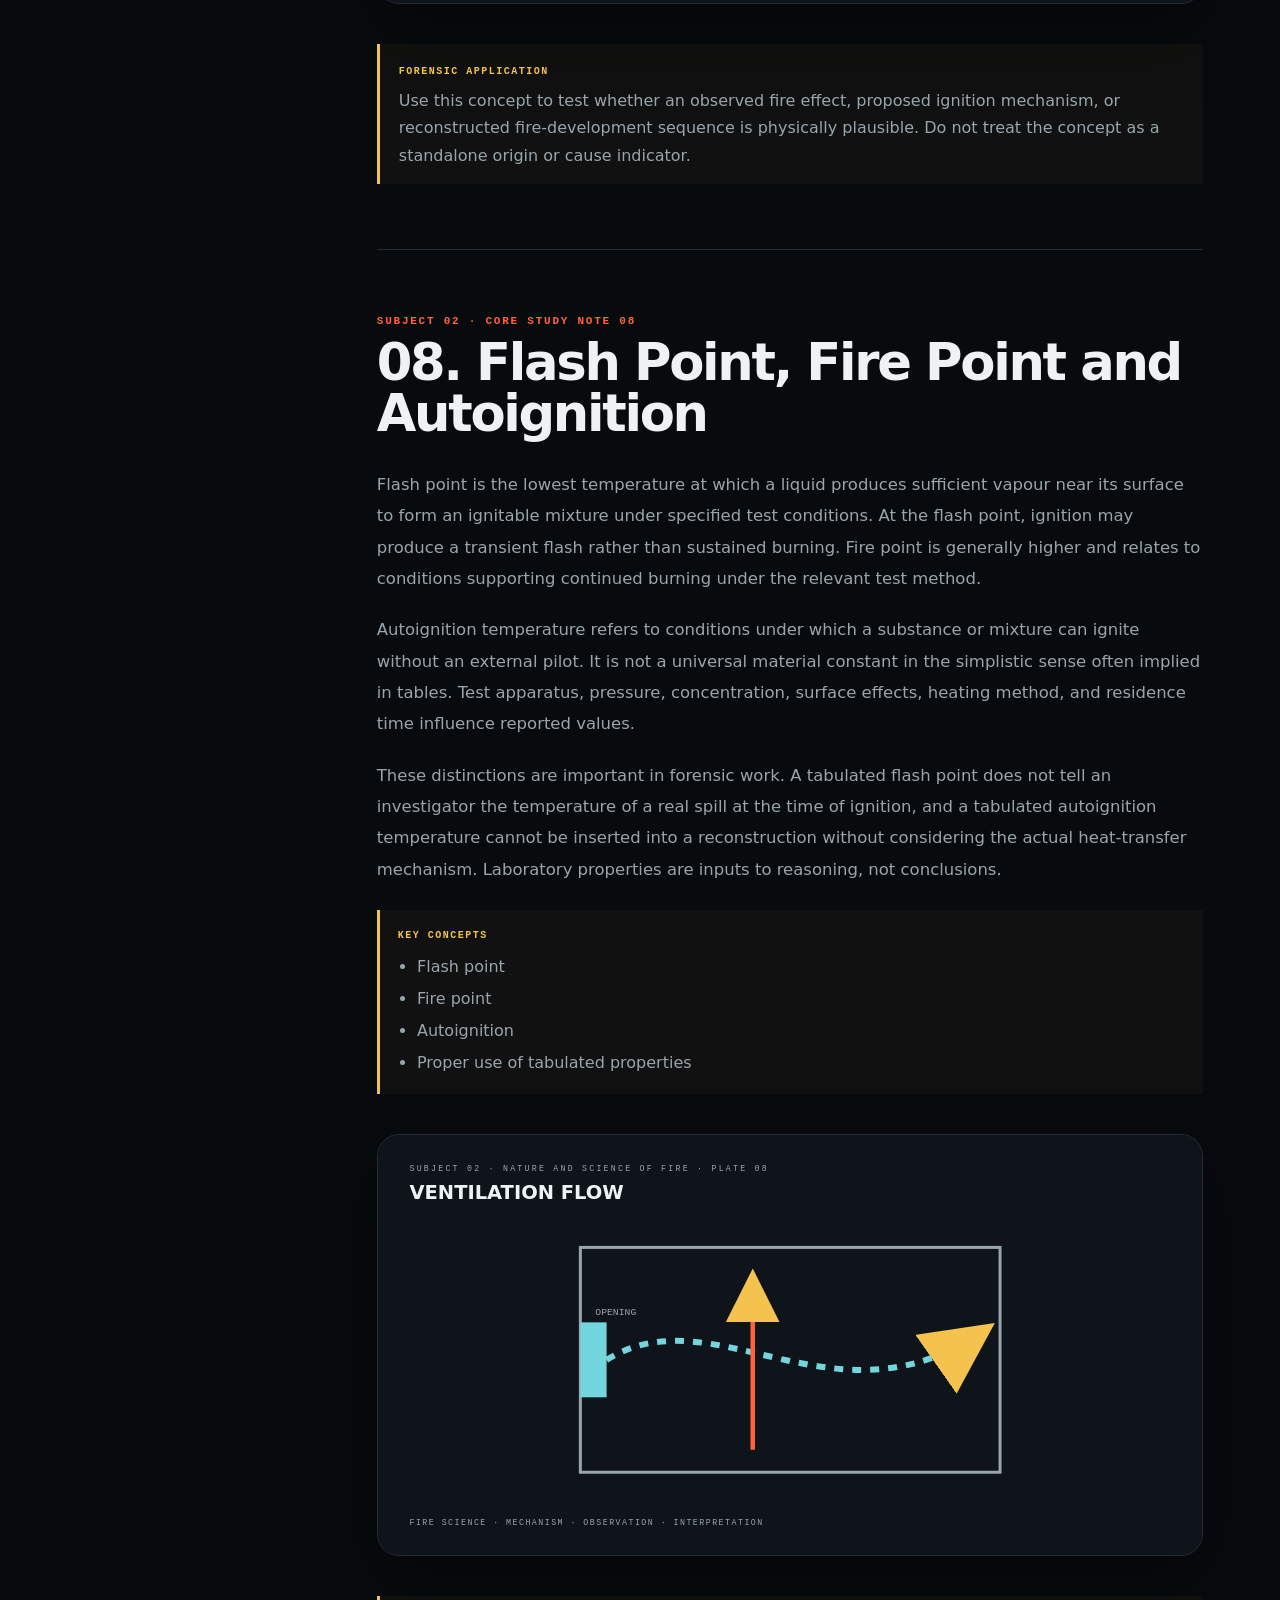
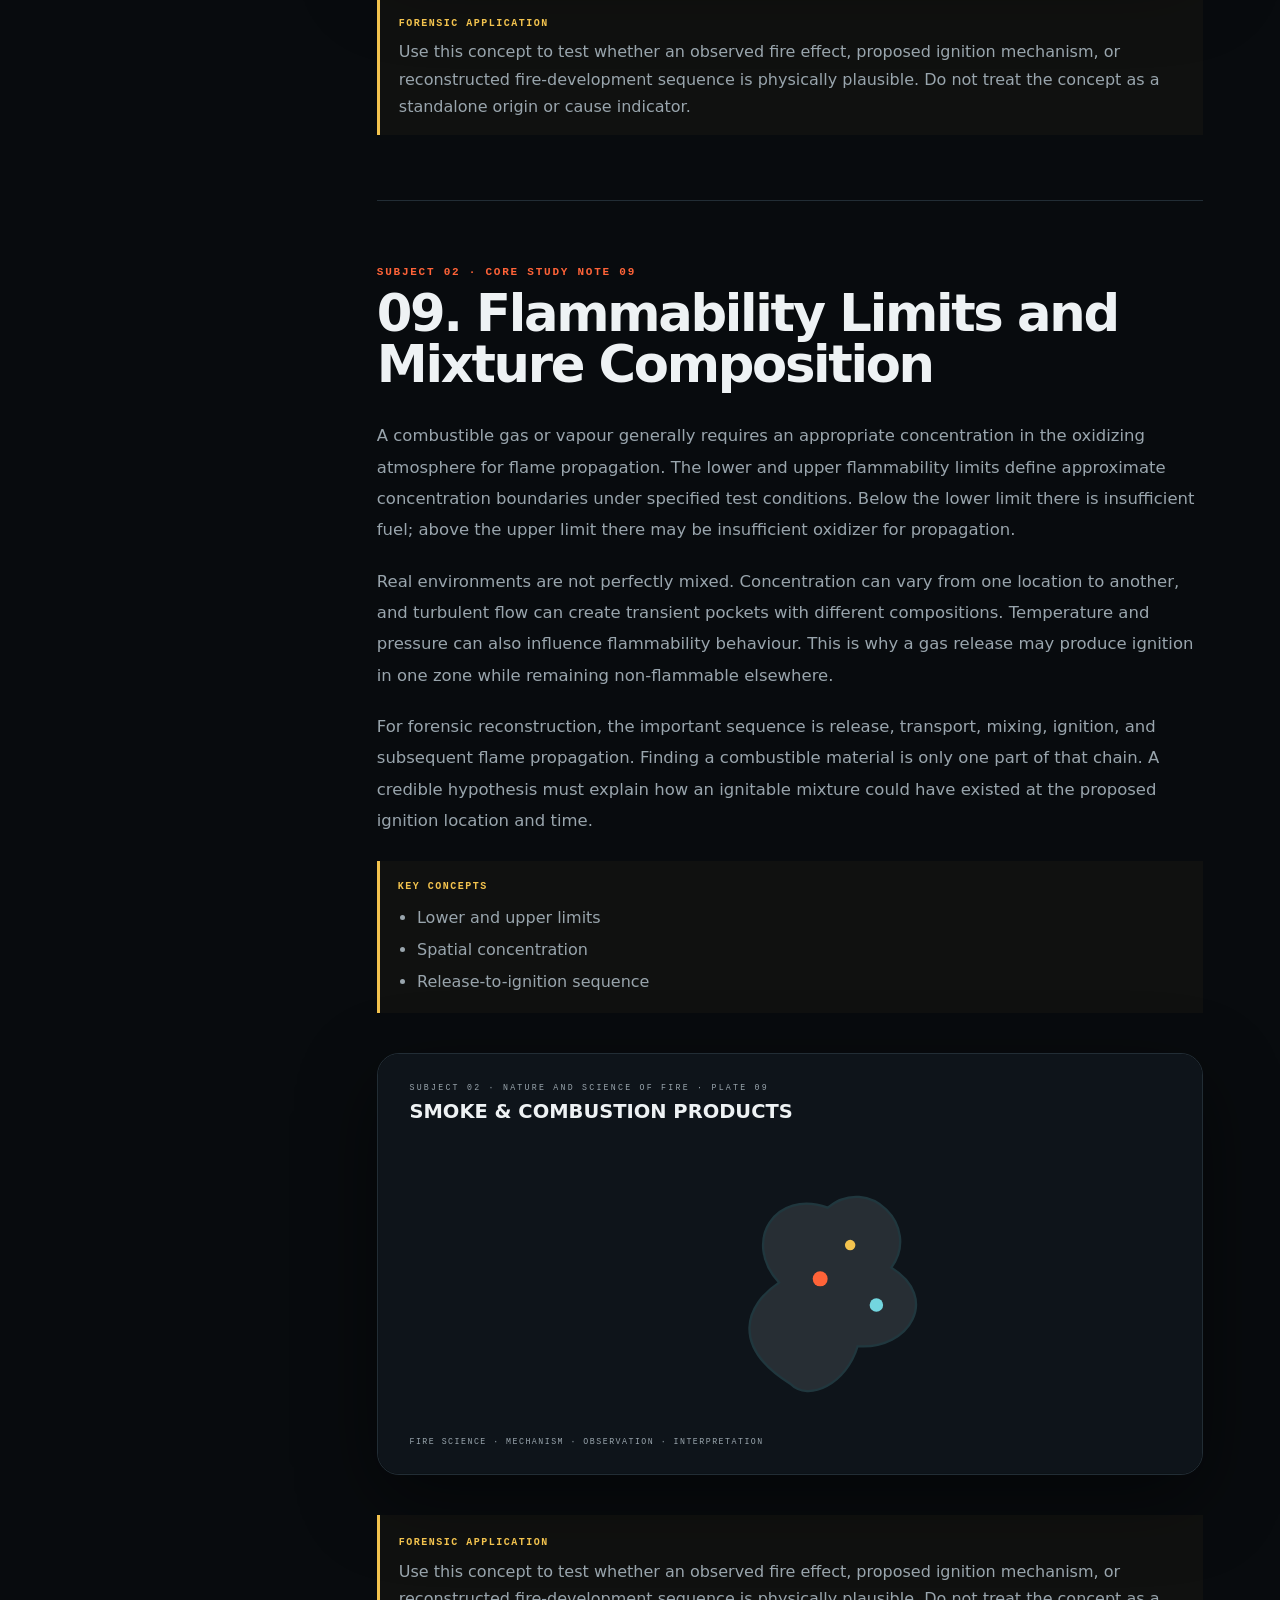
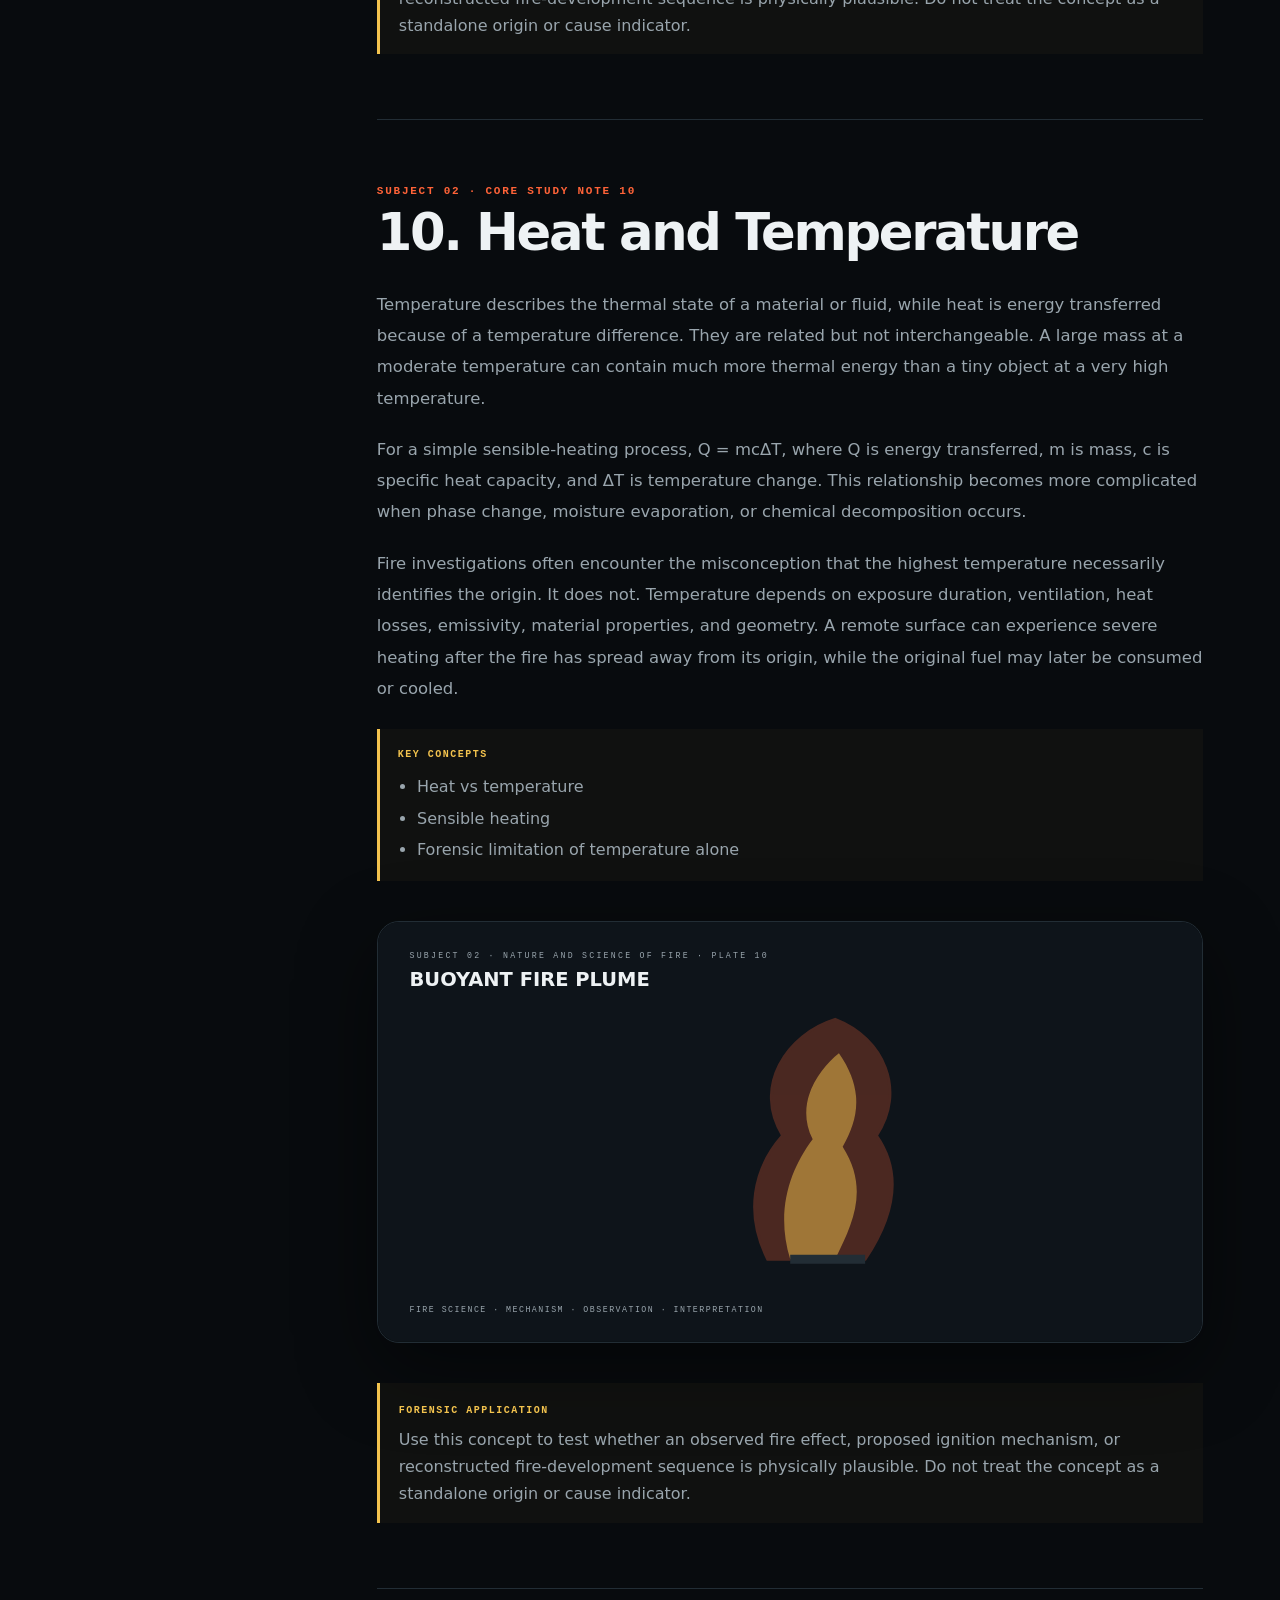
<file: sub02.html>
<!doctype html><html lang="en" data-theme="dark"><head><meta charset="utf-8"><meta name="viewport" content="width=device-width,initial-scale=1"><meta name="theme-color" content="#080b0e"><title>Sub 02 · Nature and Science of Fire</title><style>
:root{--bg:#080b0e;--panel:#0e141a;--panel2:#121a21;--text:#eef2f4;--muted:#99a5ad;--line:#222d35;--fire:#ff6338;--gold:#f3c34e;--cyan:#73d6df}
[data-theme=light]{--bg:#f3f5f6;--panel:#fff;--panel2:#f7f9fa;--text:#172127;--muted:#5d6870;--line:#d7dfe3;--fire:#c84b25;--gold:#987000;--cyan:#197d88}
*{box-sizing:border-box}html{scroll-behavior:smooth}body{margin:0;background:var(--bg);color:var(--text);font-family:Inter,system-ui,-apple-system,"Segoe UI",sans-serif;transition:.25s}.topline{height:3px;background:linear-gradient(90deg,var(--fire),var(--gold),var(--cyan),transparent)}
.nav{position:sticky;top:0;z-index:50;min-height:74px;display:flex;align-items:center;padding:0 5vw;border-bottom:1px solid var(--line);background:var(--bg);backdrop-filter:blur(16px)}.nav-left{display:flex;align-items:center;gap:18px;min-width:0}.brand,.back-link{color:var(--muted);text-decoration:none;font:700 12px monospace;letter-spacing:.12em;white-space:nowrap}.brand{color:var(--text)}.brand:hover,.back-link:hover{color:var(--fire)}.nav-divider{color:var(--fire);font:700 16px monospace}.nav-right{margin-left:auto;display:flex;gap:12px;align-items:center}.pill{font:700 10px monospace;letter-spacing:.13em;color:var(--muted);border:1px solid var(--line);border-radius:999px;padding:8px 11px}.mode{border:1px solid var(--line);background:var(--panel);color:var(--text);border-radius:999px;padding:9px 13px;cursor:pointer}
.hero{position:relative;min-height:650px;display:flex;align-items:center;padding:80px 7vw;border-bottom:1px solid var(--line);overflow:hidden}.hero-grid{position:absolute;inset:0;opacity:.3;background-image:linear-gradient(var(--line) 1px,transparent 1px),linear-gradient(90deg,var(--line) 1px,transparent 1px);background-size:60px 60px;mask-image:linear-gradient(to right,black,transparent 85%)}.hero-content{position:relative;z-index:5;max-width:900px}.eyebrow,.kicker,.toc-title{font:700 11px monospace;letter-spacing:.16em;color:var(--fire)}.hero h1{position:relative;z-index:5;font-size:clamp(3.8rem,8vw,8rem);line-height:.84;letter-spacing:-.07em;margin:20px 0 30px}.hero h1 em{font-style:normal;color:var(--fire)}.lead{max-width:760px;color:var(--muted);font-size:1.1rem;line-height:1.85}.signature{display:inline-flex;margin-top:28px;padding:12px 15px;border:1px solid var(--line);background:var(--panel);font:11px monospace;color:var(--muted)}.signature b{color:var(--text);margin-left:5px}.stats{display:flex;gap:42px;flex-wrap:wrap;margin-top:34px}.stat strong{font-size:2.1rem}.stat span{display:block;color:var(--muted);font:10px monospace;letter-spacing:.12em}.forensic-glass{position:absolute;right:-100px;top:50%;transform:translateY(-50%);width:min(650px,55vw);z-index:2;pointer-events:none}.glass-svg{width:100%;height:auto}.glass-motion{transform-origin:300px 285px;animation:inspect 8s ease-in-out infinite}.scan-line{transform-origin:300px 285px;animation:scan 3.6s ease-in-out infinite}.evidence-specks circle{animation:particle 2.8s ease-in-out infinite}@keyframes inspect{0%,100%{transform:rotate(-2deg)}50%{transform:translate(-8px,7px) rotate(3deg)}}@keyframes scan{0%,100%{transform:rotate(-45deg);opacity:.2}50%{transform:rotate(45deg);opacity:.9}}@keyframes particle{0%,100%{opacity:.2;transform:scale(.8)}50%{opacity:1;transform:scale(1.5)}}
.layout{display:grid;grid-template-columns:300px 1fr;max-width:1550px;margin:auto}.toc{position:sticky;top:74px;height:calc(100vh - 74px);overflow:auto;padding:28px 22px;border-right:1px solid var(--line);background:var(--bg)}.toc a{display:block;color:var(--muted);text-decoration:none;font-size:.78rem;line-height:1.35;padding:8px 4px}.toc a:hover{color:var(--text)}.toc span{color:var(--fire);font:11px monospace;margin-right:9px}.module{margin:34px 0 10px;color:var(--gold);font:700 10px monospace;letter-spacing:.12em}
.reader{padding:30px 6vw 90px}.reader section{padding:65px 0;border-bottom:1px solid var(--line)}.reader h2{font-size:clamp(2rem,4vw,3.7rem);line-height:1;letter-spacing:-.045em;margin:10px 0 30px}.study p{max-width:920px;color:var(--muted);font-size:1.03rem;line-height:1.9;margin:0 0 1.25rem}.study-note{max-width:920px;border-left:3px solid var(--gold);padding:13px 18px;margin:25px 0;background:#f3c34e08}.study-note span{font:700 10px monospace;letter-spacing:.15em;color:var(--gold)}.study-note p{margin:.55rem 0 0;font-size:.98rem}.plate{margin:40px 0;border:1px solid var(--line);border-radius:22px;overflow:hidden;box-shadow:0 25px 80px #0007}.tech-svg{display:block;width:100%;height:auto}.svg-pulse{transform-origin:550px 300px;animation:svgPulse 4s ease-in-out infinite}.molecule{animation:molecule 8s linear infinite;transform-origin:550px 290px}.heatflow{animation:heatMove 5s ease-in-out infinite}.graph{animation:graphGlow 4s ease-in-out infinite}.moving-dot{stroke-dasharray:8 18;animation:dash 3s linear infinite}.flame{transform-origin:550px 420px;animation:flame 2.8s ease-in-out infinite}.pyro{animation:pyro 4s ease-in-out infinite}.timeline-dot{animation:tdot 2.5s ease-in-out infinite;animation-delay:var(--delay)}.airflow{animation:air 4s ease-in-out infinite}.smoke{transform-origin:600px 300px;animation:smoke 7s ease-in-out infinite}.plume{transform-origin:600px 420px;animation:plume 4s ease-in-out infinite}.model{transform-origin:550px 300px;animation:model 18s linear infinite}.forensic{animation:forensic 6s ease-in-out infinite}
@keyframes svgPulse{0%,100%{transform:scale(1)}50%{transform:scale(1.035)}}@keyframes molecule{to{transform:rotate(360deg)}}@keyframes heatMove{0%,100%{transform:translateX(-5px)}50%{transform:translateX(14px)}}@keyframes graphGlow{0%,100%{opacity:.8}50%{opacity:1}}@keyframes dash{to{stroke-dashoffset:-100}}@keyframes flame{0%,100%{transform:scaleY(.94)}50%{transform:scaleY(1.06)}}@keyframes pyro{0%,100%{transform:translateY(0)}50%{transform:translateY(-7px)}}@keyframes tdot{0%,100%{transform:scale(1)}50%{transform:scale(1.2)}}@keyframes air{0%,100%{transform:translateX(0)}50%{transform:translateX(12px)}}@keyframes smoke{0%,100%{transform:translateY(8px) scale(.96)}50%{transform:translateY(-8px) scale(1.04)}}@keyframes plume{0%,100%{transform:scaleX(.94)}50%{transform:scaleX(1.07)}}@keyframes model{to{transform:rotate(360deg)}}@keyframes forensic{0%,100%{transform:rotate(-2deg)}50%{transform:rotate(2deg)}}
.exam{border-left:3px solid var(--gold);background:#f3c34e08;padding:15px 19px;color:var(--muted)}.exam strong{font:700 10px monospace;letter-spacing:.15em;color:var(--gold)}.exam p{margin:.55rem 0 0;line-height:1.7}.footer{padding:36px 6vw;border-top:1px solid var(--line);display:flex;justify-content:space-between;color:var(--muted);font:11px monospace}.progress{position:fixed;top:0;left:0;height:3px;background:var(--fire);z-index:100;width:0}
@media(max-width:900px){.nav{min-height:68px;padding:0 5vw}.nav-left{gap:10px}.brand,.back-link{font-size:10px}.nav-btn{font-size:10px}.pill{display:none}.layout{display:block}.toc{position:relative;top:auto;height:auto;max-height:360px;border-right:0;border-bottom:1px solid var(--line)}.hero{min-height:690px;padding:65px 6vw}.forensic-glass{right:-310px;top:57%;width:650px;opacity:.42}.reader{padding:20px 6vw 60px}.footer{display:block}.footer div+div{margin-top:10px}}
@media(prefers-reduced-motion:reduce){*,*::before,*::after{animation:none!important}}

.study-note ul{margin:.7rem 0 0;padding-left:1.2rem;color:var(--muted);line-height:1.8}.study-note li{margin:.2rem 0}.study-note{max-width:920px}.exam{max-width:920px;margin-top:28px}
.reader section{scroll-margin-top:95px}

.nav-btn{font:700 12px monospace;letter-spacing:.12em;white-space:nowrap;border:0;background:transparent;padding:0;cursor:pointer}.nav-btn:hover{color:var(--fire)}

.back-top{position:fixed;right:24px;bottom:24px;z-index:80;width:48px;height:48px;border:1px solid var(--line);border-radius:50%;background:var(--panel);color:var(--text);cursor:pointer;opacity:0;visibility:hidden;transform:translateY(12px);transition:.25s;box-shadow:0 10px 30px #0005;font:700 18px monospace}.back-top.show{opacity:1;visibility:visible;transform:translateY(0)}.back-top:hover{border-color:var(--fire);color:var(--fire);transform:translateY(-3px)}
@media(max-width:900px){.back-top{right:16px;bottom:16px;width:44px;height:44px}}
</style></head><body><div class="progress" id="progress"></div><button class="back-top" id="backTop" type="button" aria-label="Scroll back to top" title="Back to top">↑</button><div class="topline"></div>
<nav class="nav" aria-label="Subject navigation">
  <div class="nav-left">
    <button class="brand nav-btn" type="button" onclick="window.scrollTo({top:0,behavior:'smooth'})">PROJECT SAFETY 200 · FIRE FORENSICS</button>
    <span class="nav-divider">←</span>
    <button class="back-link nav-btn" type="button" onclick="history.length>1 ? history.back() : window.scrollTo({top:0,behavior:'smooth'})">BACK TO LIBRARY</button>
  </div>
  <div class="nav-right">
    <span class="pill">SUBJECT 02 · NATURE &amp; SCIENCE OF FIRE</span>
    <button class="mode" id="mode" type="button">☀ Light</button>
  </div>
</nav>
<header class="hero"><div class="hero-grid"></div><div class="forensic-glass" aria-hidden="true"><svg class="glass-svg" viewBox="0 0 760 760"><defs><radialGradient id="lg"><stop stop-color="var(--cyan)" stop-opacity=".16"/><stop offset="1" stop-color="var(--cyan)" stop-opacity="0"/></radialGradient><linearGradient id="hg"><stop stop-color="var(--fire)"/><stop offset=".5" stop-color="var(--gold)"/><stop offset="1" stop-color="var(--fire)"/></linearGradient><clipPath id="lc"><circle cx="300" cy="285" r="184"/></clipPath></defs><g class="glass-motion"><circle cx="300" cy="285" r="200" fill="none" stroke="var(--line)"/><circle cx="300" cy="285" r="184" fill="url(#lg)" stroke="var(--fire)" stroke-width="6"/><circle cx="300" cy="285" r="166" fill="none" stroke="var(--cyan)" stroke-dasharray="3 10"/><g clip-path="url(#lc)"><path d="M90 350q90-150 170-25t105-85q55-75 145 35" fill="none" stroke="var(--fire)" stroke-width="11"/><path d="M100 380q100-95 170-30t85-70q55-65 135 10" fill="none" stroke="var(--gold)" stroke-width="5"/><path d="M130 185l50 60 35-40 45 55 45-75 50 62 50-45 55 50" fill="none" stroke="var(--cyan)" stroke-width="3"/></g><path class="scan-line" d="M300 115V455" stroke="var(--cyan)" stroke-width="3"/><path d="M445 430L625 610" stroke="var(--bg)" stroke-width="48" stroke-linecap="round"/><path d="M445 430L625 610" stroke="url(#hg)" stroke-width="32" stroke-linecap="round"/><circle cx="445" cy="430" r="20" fill="var(--panel)" stroke="var(--gold)" stroke-width="4"/><circle cx="445" cy="430" r="8" fill="var(--fire)"/></g></svg></div>
<div class="hero-content"><div class="eyebrow">LIBRARY 002 · FORENSIC FIRE SCIENCE</div><h1>NATURE AND<br><em>SCIENCE OF FIRE</em></h1><p class="lead">The physical and chemical foundation required to understand combustion, ignition, heat transfer, flame behaviour, pyrolysis, fire growth, ventilation and the dynamic processes that ultimately create a fire scene.</p><div class="signature">COMPILED AND DESIGNED BY <b>PRAVEEN KUNJUMON</b></div><div class="stats"><div class="stat"><strong>02</strong><span>SUBJECT</span></div><div class="stat"><strong>14</strong><span>MODULES</span></div><div class="stat"><strong>30</strong><span>CORE NOTES</span></div><div class="stat"><strong>12</strong><span>SVG PLATES</span></div></div></div></header>
<div class="layout"><aside class="toc"><div class="toc-title">SUBJECT INDEX · 30 CORE NOTES</div><a href="#topic-1"><span>01</span>01. What Is Fire?</a><a href="#topic-2"><span>02</span>02. Combustion and Fire</a><a href="#topic-3"><span>03</span>03. The Fire Triangle</a><a href="#topic-4"><span>04</span>04. The Fire Tetrahedron</a><a href="#topic-5"><span>05</span>05. Oxidation, Reduction and Combustion Chemistry</a><a href="#topic-6"><span>06</span>06. Reaction Rate and Arrhenius Behaviour</a><a href="#topic-7"><span>07</span>07. Fuels: Solids, Liquids and Gases</a><a href="#topic-8"><span>08</span>08. Flash Point, Fire Point and Autoignition</a><a href="#topic-9"><span>09</span>09. Flammability Limits and Mixture Composition</a><a href="#topic-10"><span>10</span>10. Heat and Temperature</a><a href="#topic-11"><span>11</span>11. Specific Heat, Thermal Conductivity and Diffusivity</a><a href="#topic-12"><span>12</span>12. Conduction</a><a href="#topic-13"><span>13</span>13. Convection</a><a href="#topic-14"><span>14</span>14. Thermal Radiation</a><a href="#topic-15"><span>15</span>15. Combined Heat Transfer</a><a href="#topic-16"><span>16</span>16. Ignition</a><a href="#topic-17"><span>17</span>17. Piloted Ignition and Autoignition</a><a href="#topic-18"><span>18</span>18. Flame Structure and Diffusion Flames</a><a href="#topic-19"><span>19</span>19. Pyrolysis</a><a href="#topic-20"><span>20</span>20. Pyrolysis of Polymers and Synthetic Materials</a><a href="#topic-21"><span>21</span>21. Smouldering</a><a href="#topic-22"><span>22</span>22. Fire Growth and Heat Release Rate</a><a href="#topic-23"><span>23</span>23. t-Squared Fire Growth</a><a href="#topic-24"><span>24</span>24. Fuel-Controlled and Ventilation-Controlled Fires</a><a href="#topic-25"><span>25</span>25. Fire Plumes and Buoyancy</a><a href="#topic-26"><span>26</span>26. Ventilation and Airflow</a><a href="#topic-27"><span>27</span>27. Smoke and Combustion Products</a><a href="#topic-28"><span>28</span>28. Carbon Monoxide and Incomplete Combustion</a><a href="#topic-29"><span>29</span>29. Fire Decay and Post-Flashover Conditions</a><a href="#topic-30"><span>30</span>30. Fire as a Time-Dependent System</a></aside><main class="reader"><section id="topic-1">
<div class="kicker">SUBJECT 02 · CORE STUDY NOTE 01</div>
<h2>01. What Is Fire?</h2>
<div class="study"><p>Fire is a rapid, self-sustaining exothermic oxidation process in which a combustible material reacts with an oxidizer and releases energy as heat, light, and chemical products. In an ordinary building fire, the oxidizer is atmospheric oxygen, but the broader chemistry of combustion is not restricted to oxygen. The word fire therefore describes a physical-chemical event, not merely the visible flame.</p><p>A useful engineering description is a coupled system: chemical reaction generates heat; heat is transferred by conduction, convection, and radiation; the transferred heat decomposes and vaporizes additional fuel; buoyancy moves hot gases; and the resulting flow changes the supply of oxidizer. This feedback is why a fire can grow rather than simply remain at the size of its ignition flame.</p><p>For fire forensics, this distinction is fundamental. A damaged object is the final state of a dynamic thermal history. Charring, melting, soot deposition, deformation, cracking, and loss of material cannot be interpreted correctly without asking what heat-transfer and combustion processes could have produced them.</p>
<div class="study-note"><span>KEY CONCEPTS</span><ul><li>Definition</li><li>Fire as a coupled system</li><li>Why the distinction matters in forensics</li></ul></div>
</div><div class="plate"><svg class="tech-svg" viewBox="0 0 1100 560" role="img" aria-label="FIRE TETRAHEDRON">
<defs>
<filter id="g1"><feGaussianBlur stdDeviation="4" result="b"/><feMerge><feMergeNode in="b"/><feMergeNode in="SourceGraphic"/></feMerge></filter>
<marker id="a1" markerWidth="12" markerHeight="12" refX="10" refY="6" orient="auto"><path d="M0 0L12 6L0 12Z" fill="var(--gold)"/></marker>
</defs><rect width="1100" height="560" rx="28" fill="var(--panel)"/>
<text x="42" y="48" fill="var(--muted)" font-family="monospace" font-size="11" letter-spacing="3">SUBJECT 02 · NATURE AND SCIENCE OF FIRE · PLATE 01</text>
<text x="42" y="86" fill="var(--text)" font-family="system-ui" font-size="26" font-weight="800">FIRE TETRAHEDRON</text><g class="svg-pulse"><polygon points="550,150 350,430 750,430" fill="none" stroke="var(--fire)" stroke-width="5"/><circle cx="550" cy="150" r="20" fill="var(--gold)"/><circle cx="350" cy="430" r="20" fill="var(--cyan)"/><circle cx="750" cy="430" r="20" fill="var(--fire)"/><text x="550" y="125" text-anchor="middle" fill="var(--muted)" font-family="monospace">HEAT</text><text x="350" y="470" text-anchor="middle" fill="var(--muted)" font-family="monospace">FUEL</text><text x="750" y="470" text-anchor="middle" fill="var(--muted)" font-family="monospace">OXIDIZER</text></g><text x="42" y="520" fill="var(--muted)" font-family="monospace" font-size="11" letter-spacing="2">FIRE SCIENCE · MECHANISM · OBSERVATION · INTERPRETATION</text></svg></div>
<div class="exam"><strong>FORENSIC APPLICATION</strong><p>Use this concept to test whether an observed fire effect, proposed ignition mechanism, or reconstructed fire-development sequence is physically plausible. Do not treat the concept as a standalone origin or cause indicator.</p></div>
</section><section id="topic-2">
<div class="kicker">SUBJECT 02 · CORE STUDY NOTE 02</div>
<h2>02. Combustion and Fire</h2>
<div class="study"><p>Combustion is the chemical process; fire is the larger physical event in which combustion becomes sufficiently energetic and self-sustaining to produce a characteristic thermal environment. Oxidation can occur very slowly without visible flame. Conversely, a visible flame is only one region of the combustion system and may not coincide with the surface where the original fuel is located.</p><p>Most common fires involve gas-phase combustion. A piece of wood does not normally burn because the solid carbon directly reacts with atmospheric oxygen throughout its volume. Instead, heat first dries and thermally decomposes the wood. Volatile products leave the surface, mix with air, and burn in a flame above the solid. The flame then radiates and convects heat back to the surface, sustaining further pyrolysis.</p><p>This explains why fire investigation requires knowledge of both chemistry and heat transfer. The investigator is not merely looking for a &#x27;burn mark&#x27;; the task is to determine whether the observed material response is consistent with a physically plausible sequence of heating, pyrolysis, ignition, spread, ventilation, and decay.</p>
<div class="study-note"><span>KEY CONCEPTS</span><ul><li>Gas-phase combustion</li><li>Solid fuels and pyrolysis</li><li>Forensic significance</li></ul></div>
</div><div class="plate"><svg class="tech-svg" viewBox="0 0 1100 560" role="img" aria-label="COMBUSTION CHEMISTRY">
<defs>
<filter id="g2"><feGaussianBlur stdDeviation="4" result="b"/><feMerge><feMergeNode in="b"/><feMergeNode in="SourceGraphic"/></feMerge></filter>
<marker id="a2" markerWidth="12" markerHeight="12" refX="10" refY="6" orient="auto"><path d="M0 0L12 6L0 12Z" fill="var(--gold)"/></marker>
</defs><rect width="1100" height="560" rx="28" fill="var(--panel)"/>
<text x="42" y="48" fill="var(--muted)" font-family="monospace" font-size="11" letter-spacing="3">SUBJECT 02 · NATURE AND SCIENCE OF FIRE · PLATE 02</text>
<text x="42" y="86" fill="var(--text)" font-family="system-ui" font-size="26" font-weight="800">COMBUSTION CHEMISTRY</text><g class="molecule"><circle cx="390" cy="290" r="48" fill="none" stroke="var(--cyan)" stroke-width="4"/><circle cx="550" cy="205" r="58" fill="none" stroke="var(--fire)" stroke-width="5"/><circle cx="710" cy="290" r="48" fill="none" stroke="var(--gold)" stroke-width="4"/><path d="M430 270L500 225M600 225L670 270M440 315L670 315" stroke="var(--line)" stroke-width="10"/><circle cx="550" cy="205" r="12" fill="var(--fire)" filter="url(#g2)"/></g><text x="42" y="520" fill="var(--muted)" font-family="monospace" font-size="11" letter-spacing="2">FIRE SCIENCE · MECHANISM · OBSERVATION · INTERPRETATION</text></svg></div>
<div class="exam"><strong>FORENSIC APPLICATION</strong><p>Use this concept to test whether an observed fire effect, proposed ignition mechanism, or reconstructed fire-development sequence is physically plausible. Do not treat the concept as a standalone origin or cause indicator.</p></div>
</section><section id="topic-3">
<div class="kicker">SUBJECT 02 · CORE STUDY NOTE 03</div>
<h2>03. The Fire Triangle</h2>
<div class="study"><p>The fire triangle represents three requirements for sustained combustion: fuel, an oxidizer, and sufficient heat. Fuel supplies chemical energy, the oxidizer permits oxidation, and heat raises the reactants to conditions at which the reaction can continue. If one requirement is removed or reduced below the necessary level, sustained flaming can cease.</p><p>The model is deliberately simple. It is useful for teaching and for explaining basic extinguishment mechanisms, but it does not quantify heat release rate, fluid flow, reaction kinetics, fuel geometry, or ventilation. A fire can possess all three elements and still fail to sustain a flame if their concentrations, temperatures, or transport rates are unsuitable.</p><p>In forensic reasoning, the triangle is best used as a screening framework. For a proposed ignition sequence, identify the fuel, identify the oxidizer, identify the energy source, and then ask whether the three could interact at the required time and location. The mere presence of an ignition source is not proof that ignition occurred.</p>
<div class="study-note"><span>KEY CONCEPTS</span><ul><li>Fuel</li><li>Oxidizer</li><li>Heat</li><li>Limitations</li></ul></div>
</div><div class="plate"><svg class="tech-svg" viewBox="0 0 1100 560" role="img" aria-label="HEAT-TRANSFER MAP">
<defs>
<filter id="g3"><feGaussianBlur stdDeviation="4" result="b"/><feMerge><feMergeNode in="b"/><feMergeNode in="SourceGraphic"/></feMerge></filter>
<marker id="a3" markerWidth="12" markerHeight="12" refX="10" refY="6" orient="auto"><path d="M0 0L12 6L0 12Z" fill="var(--gold)"/></marker>
</defs><rect width="1100" height="560" rx="28" fill="var(--panel)"/>
<text x="42" y="48" fill="var(--muted)" font-family="monospace" font-size="11" letter-spacing="3">SUBJECT 02 · NATURE AND SCIENCE OF FIRE · PLATE 03</text>
<text x="42" y="86" fill="var(--text)" font-family="system-ui" font-size="26" font-weight="800">HEAT-TRANSFER MAP</text><g class="heatflow"><path d="M130 390H900" stroke="var(--line)" stroke-width="22"/><path d="M160 350C260 230 330 470 440 330S620 245 720 330S830 410 930 270" fill="none" stroke="var(--fire)" stroke-width="8"/><path d="M260 320L230 220M520 310L540 185M780 300L830 190" stroke="var(--cyan)" stroke-width="5" marker-end="url(#a3)"/><circle cx="260" cy="320" r="10" fill="var(--gold)"/></g><text x="42" y="520" fill="var(--muted)" font-family="monospace" font-size="11" letter-spacing="2">FIRE SCIENCE · MECHANISM · OBSERVATION · INTERPRETATION</text></svg></div>
<div class="exam"><strong>FORENSIC APPLICATION</strong><p>Use this concept to test whether an observed fire effect, proposed ignition mechanism, or reconstructed fire-development sequence is physically plausible. Do not treat the concept as a standalone origin or cause indicator.</p></div>
</section><section id="topic-4">
<div class="kicker">SUBJECT 02 · CORE STUDY NOTE 04</div>
<h2>04. The Fire Tetrahedron</h2>
<div class="study"><p>The fire tetrahedron adds a fourth concept to the triangle: the chemical chain reaction. In a flame, highly reactive intermediate species participate in sequences of reactions that regenerate reactive species and rapidly convert fuel and oxidizer into products. Radicals such as H, O, and OH are important examples in hydrocarbon flames.</p><p>The tetrahedron is especially useful for explaining suppression. Water primarily removes energy through heating and vaporization. Foam can separate fuel from the flame and reduce vapour release. Inert gases reduce the effective oxidizer concentration. Some extinguishing agents interfere with flame chemistry. These mechanisms are different, but all ultimately drive the combustion system below the conditions required for self-sustained reaction.</p><p>The tetrahedron is still a conceptual model. Real flames involve transport phenomena, turbulence, radiation, hundreds or thousands of elementary reactions in detailed kinetic descriptions, and changing boundary conditions. It should therefore not be treated as a complete mathematical model of fire.</p>
<div class="study-note"><span>KEY CONCEPTS</span><ul><li>Chain reactions</li><li>Reactive radicals</li><li>Suppression mechanisms</li></ul></div>
</div><div class="plate"><svg class="tech-svg" viewBox="0 0 1100 560" role="img" aria-label="HEAT RELEASE RATE">
<defs>
<filter id="g4"><feGaussianBlur stdDeviation="4" result="b"/><feMerge><feMergeNode in="b"/><feMergeNode in="SourceGraphic"/></feMerge></filter>
<marker id="a4" markerWidth="12" markerHeight="12" refX="10" refY="6" orient="auto"><path d="M0 0L12 6L0 12Z" fill="var(--gold)"/></marker>
</defs><rect width="1100" height="560" rx="28" fill="var(--panel)"/>
<text x="42" y="48" fill="var(--muted)" font-family="monospace" font-size="11" letter-spacing="3">SUBJECT 02 · NATURE AND SCIENCE OF FIRE · PLATE 04</text>
<text x="42" y="86" fill="var(--text)" font-family="system-ui" font-size="26" font-weight="800">HEAT RELEASE RATE</text><g class="graph"><path d="M130 430V150M130 430H960" stroke="var(--muted)" stroke-width="3"/><path d="M150 420Q270 415 340 390T490 300T650 205T820 160T950 150" fill="none" stroke="var(--fire)" stroke-width="7"/><path class="moving-dot" d="M150 420Q270 415 340 390T490 300T650 205T820 160T950 150" fill="none" stroke="var(--cyan)" stroke-width="2" stroke-dasharray="5 14"/><text x="145" y="145" fill="var(--muted)" font-family="monospace">HRR</text><text x="900" y="455" fill="var(--muted)" font-family="monospace">TIME</text></g><text x="42" y="520" fill="var(--muted)" font-family="monospace" font-size="11" letter-spacing="2">FIRE SCIENCE · MECHANISM · OBSERVATION · INTERPRETATION</text></svg></div>
<div class="exam"><strong>FORENSIC APPLICATION</strong><p>Use this concept to test whether an observed fire effect, proposed ignition mechanism, or reconstructed fire-development sequence is physically plausible. Do not treat the concept as a standalone origin or cause indicator.</p></div>
</section><section id="topic-5">
<div class="kicker">SUBJECT 02 · CORE STUDY NOTE 05</div>
<h2>05. Oxidation, Reduction and Combustion Chemistry</h2>
<div class="study"><p>Oxidation and reduction are complementary chemical concepts. Oxidation can involve loss of electrons or an increase in oxidation state, while reduction involves the corresponding gain of electrons or decrease in oxidation state. Combustion commonly involves oxidation of a fuel while an oxidizing species is reduced.</p><p>For a simplified hydrocarbon fuel CxHy burning completely in oxygen, the overall reaction can be written as CxHy + (x + y/4)O2 → xCO2 + (y/2)H2O. This equation is useful because it establishes stoichiometric relationships, but it does not describe the actual mechanism of a flame. Real combustion proceeds through intermediate species and many elementary reactions.</p><p>Incomplete combustion occurs when mixing, temperature, residence time, or oxidizer availability prevent complete conversion. Carbon monoxide, soot, partially oxidized hydrocarbons, aldehydes, and other products may result. Therefore, combustion-product chemistry contains information about fire conditions, but a detected compound normally cannot by itself establish the fire&#x27;s origin or cause.</p>
<div class="study-note"><span>KEY CONCEPTS</span><ul><li>Stoichiometry</li><li>Complete combustion</li><li>Incomplete combustion</li></ul></div>
</div><div class="plate"><svg class="tech-svg" viewBox="0 0 1100 560" role="img" aria-label="FLAME STRUCTURE">
<defs>
<filter id="g5"><feGaussianBlur stdDeviation="4" result="b"/><feMerge><feMergeNode in="b"/><feMergeNode in="SourceGraphic"/></feMerge></filter>
<marker id="a5" markerWidth="12" markerHeight="12" refX="10" refY="6" orient="auto"><path d="M0 0L12 6L0 12Z" fill="var(--gold)"/></marker>
</defs><rect width="1100" height="560" rx="28" fill="var(--panel)"/>
<text x="42" y="48" fill="var(--muted)" font-family="monospace" font-size="11" letter-spacing="3">SUBJECT 02 · NATURE AND SCIENCE OF FIRE · PLATE 05</text>
<text x="42" y="86" fill="var(--text)" font-family="system-ui" font-size="26" font-weight="800">FLAME STRUCTURE</text><g class="flame"><path d="M550 440C430 395 450 300 525 250C500 190 570 135 610 215C665 280 680 360 550 440Z" fill="var(--fire)" opacity=".78"/><path d="M555 410C500 365 520 320 565 290C555 255 590 225 610 270C650 320 640 375 555 410Z" fill="var(--gold)" opacity=".9"/><path d="M560 390C545 350 570 330 592 315C610 350 600 375 560 390Z" fill="var(--cyan)"/></g><text x="42" y="520" fill="var(--muted)" font-family="monospace" font-size="11" letter-spacing="2">FIRE SCIENCE · MECHANISM · OBSERVATION · INTERPRETATION</text></svg></div>
<div class="exam"><strong>FORENSIC APPLICATION</strong><p>Use this concept to test whether an observed fire effect, proposed ignition mechanism, or reconstructed fire-development sequence is physically plausible. Do not treat the concept as a standalone origin or cause indicator.</p></div>
</section><section id="topic-6">
<div class="kicker">SUBJECT 02 · CORE STUDY NOTE 06</div>
<h2>06. Reaction Rate and Arrhenius Behaviour</h2>
<div class="study"><p>Combustion rate is strongly temperature dependent. A simplified Arrhenius relationship is k = A exp(-Ea/RT), where k is a reaction-rate constant, A is a pre-exponential factor, Ea is activation energy, R is the gas constant, and T is absolute temperature. The equation shows why a relatively small temperature increase can cause a large change in reaction rate when activation energy is significant.</p><p>This temperature sensitivity creates an important fire feedback. A fuel surface receives heat, its decomposition rate increases, more combustible vapour is generated, and combustion releases additional heat. If the heat feedback exceeds losses, the process accelerates. If losses dominate, the process may extinguish or remain as slow smouldering.</p><p>The Arrhenius equation is a kinetic model, not a direct equation for the burning rate of an entire room. Fire growth also depends on transport, geometry, ventilation, material properties, and available fuel. It is therefore dangerous to use a single reaction-temperature value to explain a complex fire.</p>
<div class="study-note"><span>KEY CONCEPTS</span><ul><li>Activation energy</li><li>Temperature sensitivity</li><li>Positive feedback</li></ul></div>
</div><div class="plate"><svg class="tech-svg" viewBox="0 0 1100 560" role="img" aria-label="PYROLYSIS PATHWAY">
<defs>
<filter id="g6"><feGaussianBlur stdDeviation="4" result="b"/><feMerge><feMergeNode in="b"/><feMergeNode in="SourceGraphic"/></feMerge></filter>
<marker id="a6" markerWidth="12" markerHeight="12" refX="10" refY="6" orient="auto"><path d="M0 0L12 6L0 12Z" fill="var(--gold)"/></marker>
</defs><rect width="1100" height="560" rx="28" fill="var(--panel)"/>
<text x="42" y="48" fill="var(--muted)" font-family="monospace" font-size="11" letter-spacing="3">SUBJECT 02 · NATURE AND SCIENCE OF FIRE · PLATE 06</text>
<text x="42" y="86" fill="var(--text)" font-family="system-ui" font-size="26" font-weight="800">PYROLYSIS PATHWAY</text><g class="pyro"><rect x="170" y="300" width="190" height="90" rx="12" fill="var(--panel2)" stroke="var(--gold)" stroke-width="4"/><path d="M360 345H500" stroke="var(--fire)" stroke-width="5" marker-end="url(#a6)"/><circle cx="560" cy="345" r="70" fill="none" stroke="var(--cyan)" stroke-width="4"/><path d="M560 275V415M490 345H630" stroke="var(--cyan)" stroke-width="2"/><text x="265" y="355" text-anchor="middle" fill="var(--text)" font-family="monospace">SOLID FUEL</text><text x="560" y="350" text-anchor="middle" fill="var(--muted)" font-family="monospace">VAPOUR</text><path d="M630 345H820" stroke="var(--gold)" stroke-width="5" marker-end="url(#a6)"/><path d="M820 420C760 380 790 300 845 250C820 220 875 175 900 245C945 315 930 380 820 420Z" fill="var(--fire)" opacity=".7"/></g><text x="42" y="520" fill="var(--muted)" font-family="monospace" font-size="11" letter-spacing="2">FIRE SCIENCE · MECHANISM · OBSERVATION · INTERPRETATION</text></svg></div>
<div class="exam"><strong>FORENSIC APPLICATION</strong><p>Use this concept to test whether an observed fire effect, proposed ignition mechanism, or reconstructed fire-development sequence is physically plausible. Do not treat the concept as a standalone origin or cause indicator.</p></div>
</section><section id="topic-7">
<div class="kicker">SUBJECT 02 · CORE STUDY NOTE 07</div>
<h2>07. Fuels: Solids, Liquids and Gases</h2>
<div class="study"><p>Fire fuels behave differently according to their physical state. A gaseous fuel can already be in a form suitable for mixing with air. A liquid normally burns through vapour generated above its surface. A solid commonly must be heated and thermally decomposed before producing enough combustible gas to sustain flaming.</p><p>For liquids, vapour pressure and temperature determine how readily an ignitable vapour concentration can develop. For solids, density, thickness, moisture, surface area and thermal properties influence heating and pyrolysis. For gases, leakage rate, concentration, confinement and ventilation determine whether a flammable mixture develops.</p><p>The investigator should therefore describe the fuel as a physical system rather than simply naming a material. &#x27;Plastic,&#x27; &#x27;wood,&#x27; or &#x27;fuel&#x27; is not enough. The relevant questions include what form it was in, how it was arranged, what surfaces were exposed, whether it was wet or dry, what could heat it, and how combustible vapours could reach an oxidizer.</p>
<div class="study-note"><span>KEY CONCEPTS</span><ul><li>Solid fuels</li><li>Liquid fuels</li><li>Gaseous fuels</li><li>Fuel geometry</li></ul></div>
</div><div class="plate"><svg class="tech-svg" viewBox="0 0 1100 560" role="img" aria-label="FIRE DEVELOPMENT TIMELINE">
<defs>
<filter id="g7"><feGaussianBlur stdDeviation="4" result="b"/><feMerge><feMergeNode in="b"/><feMergeNode in="SourceGraphic"/></feMerge></filter>
<marker id="a7" markerWidth="12" markerHeight="12" refX="10" refY="6" orient="auto"><path d="M0 0L12 6L0 12Z" fill="var(--gold)"/></marker>
</defs><rect width="1100" height="560" rx="28" fill="var(--panel)"/>
<text x="42" y="48" fill="var(--muted)" font-family="monospace" font-size="11" letter-spacing="3">SUBJECT 02 · NATURE AND SCIENCE OF FIRE · PLATE 07</text>
<text x="42" y="86" fill="var(--text)" font-family="system-ui" font-size="26" font-weight="800">FIRE DEVELOPMENT TIMELINE</text><path d="M120 330H1000" stroke="var(--line)" stroke-width="6"/><g class="timeline-dot" style="--delay:0.0s"><circle cx="160" cy="330" r="16" fill="var(--fire)"/><text x="160" y="285" text-anchor="middle" fill="var(--muted)" font-family="monospace" font-size="11">IGNITION</text></g><g class="timeline-dot" style="--delay:0.25s"><circle cx="330" cy="330" r="16" fill="var(--gold)"/><text x="330" y="285" text-anchor="middle" fill="var(--muted)" font-family="monospace" font-size="11">GROWTH</text></g><g class="timeline-dot" style="--delay:0.5s"><circle cx="500" cy="330" r="16" fill="var(--cyan)"/><text x="500" y="285" text-anchor="middle" fill="var(--muted)" font-family="monospace" font-size="11">SPREAD</text></g><g class="timeline-dot" style="--delay:0.75s"><circle cx="670" cy="330" r="16" fill="var(--fire)"/><text x="670" y="285" text-anchor="middle" fill="var(--muted)" font-family="monospace" font-size="11">DEVELOPED</text></g><g class="timeline-dot" style="--delay:1.0s"><circle cx="840" cy="330" r="16" fill="var(--gold)"/><text x="840" y="285" text-anchor="middle" fill="var(--muted)" font-family="monospace" font-size="11">DECAY</text></g><g class="timeline-dot" style="--delay:1.25s"><circle cx="970" cy="330" r="16" fill="var(--cyan)"/><text x="970" y="285" text-anchor="middle" fill="var(--muted)" font-family="monospace" font-size="11">POST</text></g><text x="42" y="520" fill="var(--muted)" font-family="monospace" font-size="11" letter-spacing="2">FIRE SCIENCE · MECHANISM · OBSERVATION · INTERPRETATION</text></svg></div>
<div class="exam"><strong>FORENSIC APPLICATION</strong><p>Use this concept to test whether an observed fire effect, proposed ignition mechanism, or reconstructed fire-development sequence is physically plausible. Do not treat the concept as a standalone origin or cause indicator.</p></div>
</section><section id="topic-8">
<div class="kicker">SUBJECT 02 · CORE STUDY NOTE 08</div>
<h2>08. Flash Point, Fire Point and Autoignition</h2>
<div class="study"><p>Flash point is the lowest temperature at which a liquid produces sufficient vapour near its surface to form an ignitable mixture under specified test conditions. At the flash point, ignition may produce a transient flash rather than sustained burning. Fire point is generally higher and relates to conditions supporting continued burning under the relevant test method.</p><p>Autoignition temperature refers to conditions under which a substance or mixture can ignite without an external pilot. It is not a universal material constant in the simplistic sense often implied in tables. Test apparatus, pressure, concentration, surface effects, heating method, and residence time influence reported values.</p><p>These distinctions are important in forensic work. A tabulated flash point does not tell an investigator the temperature of a real spill at the time of ignition, and a tabulated autoignition temperature cannot be inserted into a reconstruction without considering the actual heat-transfer mechanism. Laboratory properties are inputs to reasoning, not conclusions.</p>
<div class="study-note"><span>KEY CONCEPTS</span><ul><li>Flash point</li><li>Fire point</li><li>Autoignition</li><li>Proper use of tabulated properties</li></ul></div>
</div><div class="plate"><svg class="tech-svg" viewBox="0 0 1100 560" role="img" aria-label="VENTILATION FLOW">
<defs>
<filter id="g8"><feGaussianBlur stdDeviation="4" result="b"/><feMerge><feMergeNode in="b"/><feMergeNode in="SourceGraphic"/></feMerge></filter>
<marker id="a8" markerWidth="12" markerHeight="12" refX="10" refY="6" orient="auto"><path d="M0 0L12 6L0 12Z" fill="var(--gold)"/></marker>
</defs><rect width="1100" height="560" rx="28" fill="var(--panel)"/>
<text x="42" y="48" fill="var(--muted)" font-family="monospace" font-size="11" letter-spacing="3">SUBJECT 02 · NATURE AND SCIENCE OF FIRE · PLATE 08</text>
<text x="42" y="86" fill="var(--text)" font-family="system-ui" font-size="26" font-weight="800">VENTILATION FLOW</text><g class="airflow"><rect x="270" y="150" width="560" height="300" fill="none" stroke="var(--muted)" stroke-width="4"/><rect x="270" y="250" width="35" height="100" fill="var(--cyan)"/><path d="M305 300C450 210 610 400 810 260" fill="none" stroke="var(--cyan)" stroke-width="8" stroke-dasharray="12 12" marker-end="url(#a8)"/><path d="M500 420V190" stroke="var(--fire)" stroke-width="6" marker-end="url(#a8)"/><text x="290" y="240" fill="var(--muted)" font-family="monospace">OPENING</text></g><text x="42" y="520" fill="var(--muted)" font-family="monospace" font-size="11" letter-spacing="2">FIRE SCIENCE · MECHANISM · OBSERVATION · INTERPRETATION</text></svg></div>
<div class="exam"><strong>FORENSIC APPLICATION</strong><p>Use this concept to test whether an observed fire effect, proposed ignition mechanism, or reconstructed fire-development sequence is physically plausible. Do not treat the concept as a standalone origin or cause indicator.</p></div>
</section><section id="topic-9">
<div class="kicker">SUBJECT 02 · CORE STUDY NOTE 09</div>
<h2>09. Flammability Limits and Mixture Composition</h2>
<div class="study"><p>A combustible gas or vapour generally requires an appropriate concentration in the oxidizing atmosphere for flame propagation. The lower and upper flammability limits define approximate concentration boundaries under specified test conditions. Below the lower limit there is insufficient fuel; above the upper limit there may be insufficient oxidizer for propagation.</p><p>Real environments are not perfectly mixed. Concentration can vary from one location to another, and turbulent flow can create transient pockets with different compositions. Temperature and pressure can also influence flammability behaviour. This is why a gas release may produce ignition in one zone while remaining non-flammable elsewhere.</p><p>For forensic reconstruction, the important sequence is release, transport, mixing, ignition, and subsequent flame propagation. Finding a combustible material is only one part of that chain. A credible hypothesis must explain how an ignitable mixture could have existed at the proposed ignition location and time.</p>
<div class="study-note"><span>KEY CONCEPTS</span><ul><li>Lower and upper limits</li><li>Spatial concentration</li><li>Release-to-ignition sequence</li></ul></div>
</div><div class="plate"><svg class="tech-svg" viewBox="0 0 1100 560" role="img" aria-label="SMOKE & COMBUSTION PRODUCTS">
<defs>
<filter id="g9"><feGaussianBlur stdDeviation="4" result="b"/><feMerge><feMergeNode in="b"/><feMergeNode in="SourceGraphic"/></feMerge></filter>
<marker id="a9" markerWidth="12" markerHeight="12" refX="10" refY="6" orient="auto"><path d="M0 0L12 6L0 12Z" fill="var(--gold)"/></marker>
</defs><rect width="1100" height="560" rx="28" fill="var(--panel)"/>
<text x="42" y="48" fill="var(--muted)" font-family="monospace" font-size="11" letter-spacing="3">SUBJECT 02 · NATURE AND SCIENCE OF FIRE · PLATE 09</text>
<text x="42" y="86" fill="var(--text)" font-family="system-ui" font-size="26" font-weight="800">SMOKE & COMBUSTION PRODUCTS</text><g class="smoke"><path d="M550 440C470 390 490 335 535 305C485 250 530 180 600 205C655 160 725 230 685 285C750 325 710 395 640 390C625 440 575 465 550 440Z" fill="var(--muted)" opacity=".18" stroke="var(--cyan)" stroke-width="3"/><circle cx="590" cy="300" r="10" fill="var(--fire)"/><circle cx="630" cy="255" r="7" fill="var(--gold)"/><circle cx="665" cy="335" r="9" fill="var(--cyan)"/></g><text x="42" y="520" fill="var(--muted)" font-family="monospace" font-size="11" letter-spacing="2">FIRE SCIENCE · MECHANISM · OBSERVATION · INTERPRETATION</text></svg></div>
<div class="exam"><strong>FORENSIC APPLICATION</strong><p>Use this concept to test whether an observed fire effect, proposed ignition mechanism, or reconstructed fire-development sequence is physically plausible. Do not treat the concept as a standalone origin or cause indicator.</p></div>
</section><section id="topic-10">
<div class="kicker">SUBJECT 02 · CORE STUDY NOTE 10</div>
<h2>10. Heat and Temperature</h2>
<div class="study"><p>Temperature describes the thermal state of a material or fluid, while heat is energy transferred because of a temperature difference. They are related but not interchangeable. A large mass at a moderate temperature can contain much more thermal energy than a tiny object at a very high temperature.</p><p>For a simple sensible-heating process, Q = mcΔT, where Q is energy transferred, m is mass, c is specific heat capacity, and ΔT is temperature change. This relationship becomes more complicated when phase change, moisture evaporation, or chemical decomposition occurs.</p><p>Fire investigations often encounter the misconception that the highest temperature necessarily identifies the origin. It does not. Temperature depends on exposure duration, ventilation, heat losses, emissivity, material properties, and geometry. A remote surface can experience severe heating after the fire has spread away from its origin, while the original fuel may later be consumed or cooled.</p>
<div class="study-note"><span>KEY CONCEPTS</span><ul><li>Heat vs temperature</li><li>Sensible heating</li><li>Forensic limitation of temperature alone</li></ul></div>
</div><div class="plate"><svg class="tech-svg" viewBox="0 0 1100 560" role="img" aria-label="BUOYANT FIRE PLUME">
<defs>
<filter id="g10"><feGaussianBlur stdDeviation="4" result="b"/><feMerge><feMergeNode in="b"/><feMergeNode in="SourceGraphic"/></feMerge></filter>
<marker id="a10" markerWidth="12" markerHeight="12" refX="10" refY="6" orient="auto"><path d="M0 0L12 6L0 12Z" fill="var(--gold)"/></marker>
</defs><rect width="1100" height="560" rx="28" fill="var(--panel)"/>
<text x="42" y="48" fill="var(--muted)" font-family="monospace" font-size="11" letter-spacing="3">SUBJECT 02 · NATURE AND SCIENCE OF FIRE · PLATE 10</text>
<text x="42" y="86" fill="var(--text)" font-family="system-ui" font-size="26" font-weight="800">BUOYANT FIRE PLUME</text><g class="plume"><path d="M520 450C490 390 500 330 540 285C500 220 545 150 610 130C675 155 705 225 665 285C700 335 690 390 650 450Z" fill="var(--fire)" opacity=".25" stroke="var(--fire)" stroke-width="4"/><path d="M550 450C530 385 550 330 580 290C555 240 590 195 615 175C650 225 640 265 620 300C655 355 635 400 610 450Z" fill="var(--gold)" opacity=".5"/><path d="M550 450H650" stroke="var(--line)" stroke-width="12"/></g><text x="42" y="520" fill="var(--muted)" font-family="monospace" font-size="11" letter-spacing="2">FIRE SCIENCE · MECHANISM · OBSERVATION · INTERPRETATION</text></svg></div>
<div class="exam"><strong>FORENSIC APPLICATION</strong><p>Use this concept to test whether an observed fire effect, proposed ignition mechanism, or reconstructed fire-development sequence is physically plausible. Do not treat the concept as a standalone origin or cause indicator.</p></div>
</section><section id="topic-11">
<div class="kicker">SUBJECT 02 · CORE STUDY NOTE 11</div>
<h2>11. Specific Heat, Thermal Conductivity and Diffusivity</h2>
<div class="study"><p>Specific heat capacity describes how much energy is required to raise the temperature of a unit mass by one degree. Thermal conductivity describes how readily heat is conducted through a material. Thermal diffusivity, α = k/(ρc), combines conductivity k, density ρ, and specific heat c and indicates how rapidly temperature disturbances propagate through the material.</p><p>These properties explain why materials exposed to the same flame can develop very different temperature profiles. A good conductor can move energy away from an exposed region rapidly, while a low-conductivity material may develop a steep temperature gradient. Density and heat capacity determine how much energy is required to change the temperature of the material.</p><p>Moisture is particularly important. Before wet material can rise substantially in temperature, energy may be consumed in heating and vaporizing water. Consequently, two apparently identical materials with different moisture content can have substantially different ignition and damage behaviour.</p>
<div class="study-note"><span>KEY CONCEPTS</span><ul><li>Specific heat</li><li>Conductivity</li><li>Thermal diffusivity</li><li>Moisture</li></ul></div>
</div><div class="plate"><svg class="tech-svg" viewBox="0 0 1100 560" role="img" aria-label="FIRE DYNAMICS MODEL">
<defs>
<filter id="g11"><feGaussianBlur stdDeviation="4" result="b"/><feMerge><feMergeNode in="b"/><feMergeNode in="SourceGraphic"/></feMerge></filter>
<marker id="a11" markerWidth="12" markerHeight="12" refX="10" refY="6" orient="auto"><path d="M0 0L12 6L0 12Z" fill="var(--gold)"/></marker>
</defs><rect width="1100" height="560" rx="28" fill="var(--panel)"/>
<text x="42" y="48" fill="var(--muted)" font-family="monospace" font-size="11" letter-spacing="3">SUBJECT 02 · NATURE AND SCIENCE OF FIRE · PLATE 11</text>
<text x="42" y="86" fill="var(--text)" font-family="system-ui" font-size="26" font-weight="800">FIRE DYNAMICS MODEL</text><g class="model"><circle cx="550" cy="300" r="135" fill="none" stroke="var(--fire)" stroke-width="5"/><circle cx="550" cy="300" r="70" fill="none" stroke="var(--cyan)" stroke-width="4"/><path d="M550 165V435M415 300H685" stroke="var(--line)" stroke-width="3"/><path d="M550 300L665 220" stroke="var(--gold)" stroke-width="5" marker-end="url(#a11)"/><circle cx="550" cy="300" r="12" fill="var(--fire)" filter="url(#g11)"/></g><text x="42" y="520" fill="var(--muted)" font-family="monospace" font-size="11" letter-spacing="2">FIRE SCIENCE · MECHANISM · OBSERVATION · INTERPRETATION</text></svg></div>
<div class="exam"><strong>FORENSIC APPLICATION</strong><p>Use this concept to test whether an observed fire effect, proposed ignition mechanism, or reconstructed fire-development sequence is physically plausible. Do not treat the concept as a standalone origin or cause indicator.</p></div>
</section><section id="topic-12">
<div class="kicker">SUBJECT 02 · CORE STUDY NOTE 12</div>
<h2>12. Conduction</h2>
<div class="study"><p>Conduction is heat transfer through matter driven by a temperature gradient. For one-dimensional steady conduction through a homogeneous material, Fourier&#x27;s law can be expressed as q&#x27;&#x27; = -k(dT/dx), where q&#x27;&#x27; is conductive heat flux, k is thermal conductivity, and dT/dx is the temperature gradient.</p><p>In a fire, conduction can transmit heat through doors, walls, pipes, metal components, structural members, and furniture. A surface directly exposed to flames can become hot while the opposite side remains substantially cooler. With time, the thermal disturbance penetrates deeper.</p><p>The forensic significance is that damage on one side of an assembly does not necessarily indicate direct flame contact on the other side. Heat may have travelled through the material. Investigators should consider material thickness, conductivity, contact conditions, exposure duration, and possible heat sinks before interpreting thermal damage as evidence of flame location.</p>
<div class="study-note"><span>KEY CONCEPTS</span><ul><li>Fourier&#x27;s law</li><li>Thermal penetration</li><li>Heat conduction through assemblies</li></ul></div>
</div><div class="plate"><svg class="tech-svg" viewBox="0 0 1100 560" role="img" aria-label="FORENSIC CONNECTION">
<defs>
<filter id="g12"><feGaussianBlur stdDeviation="4" result="b"/><feMerge><feMergeNode in="b"/><feMergeNode in="SourceGraphic"/></feMerge></filter>
<marker id="a12" markerWidth="12" markerHeight="12" refX="10" refY="6" orient="auto"><path d="M0 0L12 6L0 12Z" fill="var(--gold)"/></marker>
</defs><rect width="1100" height="560" rx="28" fill="var(--panel)"/>
<text x="42" y="48" fill="var(--muted)" font-family="monospace" font-size="11" letter-spacing="3">SUBJECT 02 · NATURE AND SCIENCE OF FIRE · PLATE 12</text>
<text x="42" y="86" fill="var(--text)" font-family="system-ui" font-size="26" font-weight="800">FORENSIC CONNECTION</text><g class="forensic"><circle cx="500" cy="300" r="130" fill="none" stroke="var(--fire)" stroke-width="6"/><path d="M590 390L790 510" stroke="var(--gold)" stroke-width="28" stroke-linecap="round"/><path d="M390 315q80-115 180-15t150-35" fill="none" stroke="var(--cyan)" stroke-width="6"/><circle cx="470" cy="260" r="9" fill="var(--fire)"/></g><text x="42" y="520" fill="var(--muted)" font-family="monospace" font-size="11" letter-spacing="2">FIRE SCIENCE · MECHANISM · OBSERVATION · INTERPRETATION</text></svg></div>
<div class="exam"><strong>FORENSIC APPLICATION</strong><p>Use this concept to test whether an observed fire effect, proposed ignition mechanism, or reconstructed fire-development sequence is physically plausible. Do not treat the concept as a standalone origin or cause indicator.</p></div>
</section><section id="topic-13">
<div class="kicker">SUBJECT 02 · CORE STUDY NOTE 13</div>
<h2>13. Convection</h2>
<div class="study"><p>Convection transfers energy through moving fluids. In fires, the fluid is commonly a mixture of hot combustion products and entrained air. Hot gases become less dense and rise, creating buoyant flow. The resulting plume transports heat and combustion products upward and outward.</p><p>Natural convection is driven primarily by buoyancy. Forced convection results when airflow is imposed by wind, fans, ventilation equipment, pressure differences, or other mechanisms. Real fires can involve both simultaneously.</p><p>Convection can heat ceilings, walls, contents, and structural members without direct flame contact. The magnitude of convective heat transfer depends on gas temperature, flow velocity, surface geometry, and a convective heat-transfer coefficient. Because the coefficient varies with the flow regime, a simple temperature observation is not sufficient to calculate damage without additional information.</p>
<div class="study-note"><span>KEY CONCEPTS</span><ul><li>Natural convection</li><li>Forced convection</li><li>Fire plumes</li><li>Convective heating</li></ul></div>
</div><div class="plate"><svg class="tech-svg" viewBox="0 0 1100 560" role="img" aria-label="FIRE TETRAHEDRON">
<defs>
<filter id="g1"><feGaussianBlur stdDeviation="4" result="b"/><feMerge><feMergeNode in="b"/><feMergeNode in="SourceGraphic"/></feMerge></filter>
<marker id="a1" markerWidth="12" markerHeight="12" refX="10" refY="6" orient="auto"><path d="M0 0L12 6L0 12Z" fill="var(--gold)"/></marker>
</defs><rect width="1100" height="560" rx="28" fill="var(--panel)"/>
<text x="42" y="48" fill="var(--muted)" font-family="monospace" font-size="11" letter-spacing="3">SUBJECT 02 · NATURE AND SCIENCE OF FIRE · PLATE 01</text>
<text x="42" y="86" fill="var(--text)" font-family="system-ui" font-size="26" font-weight="800">FIRE TETRAHEDRON</text><g class="svg-pulse"><polygon points="550,150 350,430 750,430" fill="none" stroke="var(--fire)" stroke-width="5"/><circle cx="550" cy="150" r="20" fill="var(--gold)"/><circle cx="350" cy="430" r="20" fill="var(--cyan)"/><circle cx="750" cy="430" r="20" fill="var(--fire)"/><text x="550" y="125" text-anchor="middle" fill="var(--muted)" font-family="monospace">HEAT</text><text x="350" y="470" text-anchor="middle" fill="var(--muted)" font-family="monospace">FUEL</text><text x="750" y="470" text-anchor="middle" fill="var(--muted)" font-family="monospace">OXIDIZER</text></g><text x="42" y="520" fill="var(--muted)" font-family="monospace" font-size="11" letter-spacing="2">FIRE SCIENCE · MECHANISM · OBSERVATION · INTERPRETATION</text></svg></div>
<div class="exam"><strong>FORENSIC APPLICATION</strong><p>Use this concept to test whether an observed fire effect, proposed ignition mechanism, or reconstructed fire-development sequence is physically plausible. Do not treat the concept as a standalone origin or cause indicator.</p></div>
</section><section id="topic-14">
<div class="kicker">SUBJECT 02 · CORE STUDY NOTE 14</div>
<h2>14. Thermal Radiation</h2>
<div class="study"><p>Thermal radiation is electromagnetic energy emitted by matter because of its temperature. It does not require direct physical contact or a moving fluid between source and target. This makes radiation an important mechanism for heating and ignition across gaps.</p><p>For an idealized radiating surface, emitted power is related to absolute temperature by the Stefan-Boltzmann law. Real surfaces have emissivity values below one, and practical radiative exchange also depends on geometry and view factor. A target receives only a fraction of the energy emitted by a flame or hot surface.</p><p>Radiation can ignite nearby materials without direct flame contact. It can also produce significant preheating that shortens ignition time once a flame reaches the target. Forensic interpretation should therefore consider line-of-sight exposure, distance, flame size, surface orientation, duration, and shielding.</p>
<div class="study-note"><span>KEY CONCEPTS</span><ul><li>Stefan-Boltzmann relationship</li><li>Emissivity</li><li>View factor</li><li>Radiant ignition</li></ul></div>
</div><div class="plate"><svg class="tech-svg" viewBox="0 0 1100 560" role="img" aria-label="COMBUSTION CHEMISTRY">
<defs>
<filter id="g2"><feGaussianBlur stdDeviation="4" result="b"/><feMerge><feMergeNode in="b"/><feMergeNode in="SourceGraphic"/></feMerge></filter>
<marker id="a2" markerWidth="12" markerHeight="12" refX="10" refY="6" orient="auto"><path d="M0 0L12 6L0 12Z" fill="var(--gold)"/></marker>
</defs><rect width="1100" height="560" rx="28" fill="var(--panel)"/>
<text x="42" y="48" fill="var(--muted)" font-family="monospace" font-size="11" letter-spacing="3">SUBJECT 02 · NATURE AND SCIENCE OF FIRE · PLATE 02</text>
<text x="42" y="86" fill="var(--text)" font-family="system-ui" font-size="26" font-weight="800">COMBUSTION CHEMISTRY</text><g class="molecule"><circle cx="390" cy="290" r="48" fill="none" stroke="var(--cyan)" stroke-width="4"/><circle cx="550" cy="205" r="58" fill="none" stroke="var(--fire)" stroke-width="5"/><circle cx="710" cy="290" r="48" fill="none" stroke="var(--gold)" stroke-width="4"/><path d="M430 270L500 225M600 225L670 270M440 315L670 315" stroke="var(--line)" stroke-width="10"/><circle cx="550" cy="205" r="12" fill="var(--fire)" filter="url(#g2)"/></g><text x="42" y="520" fill="var(--muted)" font-family="monospace" font-size="11" letter-spacing="2">FIRE SCIENCE · MECHANISM · OBSERVATION · INTERPRETATION</text></svg></div>
<div class="exam"><strong>FORENSIC APPLICATION</strong><p>Use this concept to test whether an observed fire effect, proposed ignition mechanism, or reconstructed fire-development sequence is physically plausible. Do not treat the concept as a standalone origin or cause indicator.</p></div>
</section><section id="topic-15">
<div class="kicker">SUBJECT 02 · CORE STUDY NOTE 15</div>
<h2>15. Combined Heat Transfer</h2>
<div class="study"><p>Conduction, convection and radiation normally occur together. Consider a timber surface beneath a compartment fire: it can receive radiation from flames and hot surfaces, convection from the hot gas layer, and conduction through its own thickness. The surface temperature is determined by the net balance of these mechanisms plus losses.</p><p>A useful conceptual surface balance is q&#x27;&#x27;net = q&#x27;&#x27;radiation + q&#x27;&#x27;convection + q&#x27;&#x27;conduction, with signs determined by whether each term adds or removes energy from the surface. Real calculations require appropriate boundary conditions and material properties.</p><p>This combined view is critical to fire forensics because visible flame is not the only mechanism capable of producing damage. A plausible interpretation should identify the dominant heat-transfer pathways rather than assuming that every thermally damaged region was directly contacted by flame.</p>
<div class="study-note"><span>KEY CONCEPTS</span><ul><li>Surface energy balance</li><li>Heat gains and losses</li><li>Dominant mechanisms</li></ul></div>
</div><div class="plate"><svg class="tech-svg" viewBox="0 0 1100 560" role="img" aria-label="HEAT-TRANSFER MAP">
<defs>
<filter id="g3"><feGaussianBlur stdDeviation="4" result="b"/><feMerge><feMergeNode in="b"/><feMergeNode in="SourceGraphic"/></feMerge></filter>
<marker id="a3" markerWidth="12" markerHeight="12" refX="10" refY="6" orient="auto"><path d="M0 0L12 6L0 12Z" fill="var(--gold)"/></marker>
</defs><rect width="1100" height="560" rx="28" fill="var(--panel)"/>
<text x="42" y="48" fill="var(--muted)" font-family="monospace" font-size="11" letter-spacing="3">SUBJECT 02 · NATURE AND SCIENCE OF FIRE · PLATE 03</text>
<text x="42" y="86" fill="var(--text)" font-family="system-ui" font-size="26" font-weight="800">HEAT-TRANSFER MAP</text><g class="heatflow"><path d="M130 390H900" stroke="var(--line)" stroke-width="22"/><path d="M160 350C260 230 330 470 440 330S620 245 720 330S830 410 930 270" fill="none" stroke="var(--fire)" stroke-width="8"/><path d="M260 320L230 220M520 310L540 185M780 300L830 190" stroke="var(--cyan)" stroke-width="5" marker-end="url(#a3)"/><circle cx="260" cy="320" r="10" fill="var(--gold)"/></g><text x="42" y="520" fill="var(--muted)" font-family="monospace" font-size="11" letter-spacing="2">FIRE SCIENCE · MECHANISM · OBSERVATION · INTERPRETATION</text></svg></div>
<div class="exam"><strong>FORENSIC APPLICATION</strong><p>Use this concept to test whether an observed fire effect, proposed ignition mechanism, or reconstructed fire-development sequence is physically plausible. Do not treat the concept as a standalone origin or cause indicator.</p></div>
</section><section id="topic-16">
<div class="kicker">SUBJECT 02 · CORE STUDY NOTE 16</div>
<h2>16. Ignition</h2>
<div class="study"><p>Ignition is the transition from heating and chemical decomposition to sustained combustion. For many solid fuels, external heat first raises the surface temperature, moisture is removed, pyrolysis begins, combustible gases are generated, and a suitable mixture forms above the surface. A pilot can then initiate gas-phase combustion.</p><p>Ignition is therefore a process rather than a single temperature. Heat flux, exposure duration, material thickness, thermal properties, moisture, surface condition, airflow, and the characteristics of the ignition source all matter. A short intense exposure can produce a different response from a long low-intensity exposure.</p><p>In forensic analysis, the proposed ignition source must be connected to a mechanism. A lighter found near a damaged object establishes opportunity, not causation. The source must have been capable of delivering energy to the relevant fuel under the actual environmental conditions.</p>
<div class="study-note"><span>KEY CONCEPTS</span><ul><li>Ignition as a process</li><li>Critical conditions</li><li>Source versus mechanism</li></ul></div>
</div><div class="plate"><svg class="tech-svg" viewBox="0 0 1100 560" role="img" aria-label="HEAT RELEASE RATE">
<defs>
<filter id="g4"><feGaussianBlur stdDeviation="4" result="b"/><feMerge><feMergeNode in="b"/><feMergeNode in="SourceGraphic"/></feMerge></filter>
<marker id="a4" markerWidth="12" markerHeight="12" refX="10" refY="6" orient="auto"><path d="M0 0L12 6L0 12Z" fill="var(--gold)"/></marker>
</defs><rect width="1100" height="560" rx="28" fill="var(--panel)"/>
<text x="42" y="48" fill="var(--muted)" font-family="monospace" font-size="11" letter-spacing="3">SUBJECT 02 · NATURE AND SCIENCE OF FIRE · PLATE 04</text>
<text x="42" y="86" fill="var(--text)" font-family="system-ui" font-size="26" font-weight="800">HEAT RELEASE RATE</text><g class="graph"><path d="M130 430V150M130 430H960" stroke="var(--muted)" stroke-width="3"/><path d="M150 420Q270 415 340 390T490 300T650 205T820 160T950 150" fill="none" stroke="var(--fire)" stroke-width="7"/><path class="moving-dot" d="M150 420Q270 415 340 390T490 300T650 205T820 160T950 150" fill="none" stroke="var(--cyan)" stroke-width="2" stroke-dasharray="5 14"/><text x="145" y="145" fill="var(--muted)" font-family="monospace">HRR</text><text x="900" y="455" fill="var(--muted)" font-family="monospace">TIME</text></g><text x="42" y="520" fill="var(--muted)" font-family="monospace" font-size="11" letter-spacing="2">FIRE SCIENCE · MECHANISM · OBSERVATION · INTERPRETATION</text></svg></div>
<div class="exam"><strong>FORENSIC APPLICATION</strong><p>Use this concept to test whether an observed fire effect, proposed ignition mechanism, or reconstructed fire-development sequence is physically plausible. Do not treat the concept as a standalone origin or cause indicator.</p></div>
</section><section id="topic-17">
<div class="kicker">SUBJECT 02 · CORE STUDY NOTE 17</div>
<h2>17. Piloted Ignition and Autoignition</h2>
<div class="study"><p>Piloted ignition uses an external flame, spark, hot particle, or other localized source to initiate combustion. The pilot supplies energy directly and can create a small reaction zone that grows if surrounding conditions support sustained burning.</p><p>Autoignition occurs when heating causes the material or mixture to reach a condition where chemical reaction becomes self-sustaining without an external pilot. The process may involve slow exothermic reactions, thermal decomposition, heat accumulation, and eventually rapid reaction.</p><p>The distinction is important because a scene may contain multiple potential sources. If a hypothesis requires autoignition, the investigator should demonstrate a credible heat-accumulation mechanism and sufficient time. If it requires piloted ignition, the energy-transfer pathway from the source to the fuel should be established.</p>
<div class="study-note"><span>KEY CONCEPTS</span><ul><li>Piloted ignition</li><li>Autoignition</li><li>Evidence requirements</li></ul></div>
</div><div class="plate"><svg class="tech-svg" viewBox="0 0 1100 560" role="img" aria-label="FLAME STRUCTURE">
<defs>
<filter id="g5"><feGaussianBlur stdDeviation="4" result="b"/><feMerge><feMergeNode in="b"/><feMergeNode in="SourceGraphic"/></feMerge></filter>
<marker id="a5" markerWidth="12" markerHeight="12" refX="10" refY="6" orient="auto"><path d="M0 0L12 6L0 12Z" fill="var(--gold)"/></marker>
</defs><rect width="1100" height="560" rx="28" fill="var(--panel)"/>
<text x="42" y="48" fill="var(--muted)" font-family="monospace" font-size="11" letter-spacing="3">SUBJECT 02 · NATURE AND SCIENCE OF FIRE · PLATE 05</text>
<text x="42" y="86" fill="var(--text)" font-family="system-ui" font-size="26" font-weight="800">FLAME STRUCTURE</text><g class="flame"><path d="M550 440C430 395 450 300 525 250C500 190 570 135 610 215C665 280 680 360 550 440Z" fill="var(--fire)" opacity=".78"/><path d="M555 410C500 365 520 320 565 290C555 255 590 225 610 270C650 320 640 375 555 410Z" fill="var(--gold)" opacity=".9"/><path d="M560 390C545 350 570 330 592 315C610 350 600 375 560 390Z" fill="var(--cyan)"/></g><text x="42" y="520" fill="var(--muted)" font-family="monospace" font-size="11" letter-spacing="2">FIRE SCIENCE · MECHANISM · OBSERVATION · INTERPRETATION</text></svg></div>
<div class="exam"><strong>FORENSIC APPLICATION</strong><p>Use this concept to test whether an observed fire effect, proposed ignition mechanism, or reconstructed fire-development sequence is physically plausible. Do not treat the concept as a standalone origin or cause indicator.</p></div>
</section><section id="topic-18">
<div class="kicker">SUBJECT 02 · CORE STUDY NOTE 18</div>
<h2>18. Flame Structure and Diffusion Flames</h2>
<div class="study"><p>Many everyday fires are diffusion flames. Fuel is released from a surface or opening while oxygen-containing air arrives from the surrounding environment. The fuel and oxidizer mix in and around the reaction zone rather than being completely premixed before ignition.</p><p>Flame structure is controlled by transport and chemistry. Temperature, species concentration, soot formation, turbulence, and radiation vary throughout the flame. The luminous yellow appearance of many diffusion flames is associated in part with hot soot particles, while other flames can be much less luminous.</p><p>Flame colour should not be treated as a thermometer or a unique fuel identifier. The same fuel can produce different visual characteristics under different mixture and ventilation conditions. Quantitative interpretation requires measurements or validated models rather than visual impression alone.</p>
<div class="study-note"><span>KEY CONCEPTS</span><ul><li>Diffusion flames</li><li>Reaction zone</li><li>Soot luminosity</li><li>Limits of visual interpretation</li></ul></div>
</div><div class="plate"><svg class="tech-svg" viewBox="0 0 1100 560" role="img" aria-label="PYROLYSIS PATHWAY">
<defs>
<filter id="g6"><feGaussianBlur stdDeviation="4" result="b"/><feMerge><feMergeNode in="b"/><feMergeNode in="SourceGraphic"/></feMerge></filter>
<marker id="a6" markerWidth="12" markerHeight="12" refX="10" refY="6" orient="auto"><path d="M0 0L12 6L0 12Z" fill="var(--gold)"/></marker>
</defs><rect width="1100" height="560" rx="28" fill="var(--panel)"/>
<text x="42" y="48" fill="var(--muted)" font-family="monospace" font-size="11" letter-spacing="3">SUBJECT 02 · NATURE AND SCIENCE OF FIRE · PLATE 06</text>
<text x="42" y="86" fill="var(--text)" font-family="system-ui" font-size="26" font-weight="800">PYROLYSIS PATHWAY</text><g class="pyro"><rect x="170" y="300" width="190" height="90" rx="12" fill="var(--panel2)" stroke="var(--gold)" stroke-width="4"/><path d="M360 345H500" stroke="var(--fire)" stroke-width="5" marker-end="url(#a6)"/><circle cx="560" cy="345" r="70" fill="none" stroke="var(--cyan)" stroke-width="4"/><path d="M560 275V415M490 345H630" stroke="var(--cyan)" stroke-width="2"/><text x="265" y="355" text-anchor="middle" fill="var(--text)" font-family="monospace">SOLID FUEL</text><text x="560" y="350" text-anchor="middle" fill="var(--muted)" font-family="monospace">VAPOUR</text><path d="M630 345H820" stroke="var(--gold)" stroke-width="5" marker-end="url(#a6)"/><path d="M820 420C760 380 790 300 845 250C820 220 875 175 900 245C945 315 930 380 820 420Z" fill="var(--fire)" opacity=".7"/></g><text x="42" y="520" fill="var(--muted)" font-family="monospace" font-size="11" letter-spacing="2">FIRE SCIENCE · MECHANISM · OBSERVATION · INTERPRETATION</text></svg></div>
<div class="exam"><strong>FORENSIC APPLICATION</strong><p>Use this concept to test whether an observed fire effect, proposed ignition mechanism, or reconstructed fire-development sequence is physically plausible. Do not treat the concept as a standalone origin or cause indicator.</p></div>
</section><section id="topic-19">
<div class="kicker">SUBJECT 02 · CORE STUDY NOTE 19</div>
<h2>19. Pyrolysis</h2>
<div class="study"><p>Pyrolysis is the thermal decomposition of a material when it is heated without enough oxidizer for complete combustion. It converts a solid or liquid into a mixture of gases, vapours, condensable products, and solid residue. In many solid-fuel fires, pyrolysis supplies the actual gaseous fuel consumed by the flame.</p><p>Wood illustrates the process well. Moisture is first heated and evaporated. As temperature rises, the principal organic components undergo decomposition and generate combustible volatiles and char. Heat feedback from the flame increases the rate of this decomposition, producing a self-reinforcing cycle.</p><p>Pyrolysis is important to forensic reconstruction because damage to a solid fuel can be caused by heat exposure even before flaming reaches that material. A heated but unignited object can therefore show thermal decomposition or charring as part of preheating and fire spread.</p>
<div class="study-note"><span>KEY CONCEPTS</span><ul><li>Thermal decomposition</li><li>Volatile production</li><li>Char</li><li>Heat feedback</li></ul></div>
</div><div class="plate"><svg class="tech-svg" viewBox="0 0 1100 560" role="img" aria-label="FIRE DEVELOPMENT TIMELINE">
<defs>
<filter id="g7"><feGaussianBlur stdDeviation="4" result="b"/><feMerge><feMergeNode in="b"/><feMergeNode in="SourceGraphic"/></feMerge></filter>
<marker id="a7" markerWidth="12" markerHeight="12" refX="10" refY="6" orient="auto"><path d="M0 0L12 6L0 12Z" fill="var(--gold)"/></marker>
</defs><rect width="1100" height="560" rx="28" fill="var(--panel)"/>
<text x="42" y="48" fill="var(--muted)" font-family="monospace" font-size="11" letter-spacing="3">SUBJECT 02 · NATURE AND SCIENCE OF FIRE · PLATE 07</text>
<text x="42" y="86" fill="var(--text)" font-family="system-ui" font-size="26" font-weight="800">FIRE DEVELOPMENT TIMELINE</text><path d="M120 330H1000" stroke="var(--line)" stroke-width="6"/><g class="timeline-dot" style="--delay:0.0s"><circle cx="160" cy="330" r="16" fill="var(--fire)"/><text x="160" y="285" text-anchor="middle" fill="var(--muted)" font-family="monospace" font-size="11">IGNITION</text></g><g class="timeline-dot" style="--delay:0.25s"><circle cx="330" cy="330" r="16" fill="var(--gold)"/><text x="330" y="285" text-anchor="middle" fill="var(--muted)" font-family="monospace" font-size="11">GROWTH</text></g><g class="timeline-dot" style="--delay:0.5s"><circle cx="500" cy="330" r="16" fill="var(--cyan)"/><text x="500" y="285" text-anchor="middle" fill="var(--muted)" font-family="monospace" font-size="11">SPREAD</text></g><g class="timeline-dot" style="--delay:0.75s"><circle cx="670" cy="330" r="16" fill="var(--fire)"/><text x="670" y="285" text-anchor="middle" fill="var(--muted)" font-family="monospace" font-size="11">DEVELOPED</text></g><g class="timeline-dot" style="--delay:1.0s"><circle cx="840" cy="330" r="16" fill="var(--gold)"/><text x="840" y="285" text-anchor="middle" fill="var(--muted)" font-family="monospace" font-size="11">DECAY</text></g><g class="timeline-dot" style="--delay:1.25s"><circle cx="970" cy="330" r="16" fill="var(--cyan)"/><text x="970" y="285" text-anchor="middle" fill="var(--muted)" font-family="monospace" font-size="11">POST</text></g><text x="42" y="520" fill="var(--muted)" font-family="monospace" font-size="11" letter-spacing="2">FIRE SCIENCE · MECHANISM · OBSERVATION · INTERPRETATION</text></svg></div>
<div class="exam"><strong>FORENSIC APPLICATION</strong><p>Use this concept to test whether an observed fire effect, proposed ignition mechanism, or reconstructed fire-development sequence is physically plausible. Do not treat the concept as a standalone origin or cause indicator.</p></div>
</section><section id="topic-20">
<div class="kicker">SUBJECT 02 · CORE STUDY NOTE 20</div>
<h2>20. Pyrolysis of Polymers and Synthetic Materials</h2>
<div class="study"><p>Polymeric materials do not all decompose in the same way. Depending on polymer chemistry, additives, fillers, geometry, and heating rate, a plastic may soften, melt, shrink, drip, depolymerize, fragment, char, or produce a complex mixture of gases and condensable products.</p><p>This is why the generic statement &#x27;plastic burns&#x27; has little analytical value. A polymer&#x27;s decomposition products and thermal response depend on its chemical structure. Some materials produce substantial combustible gases; others generate more char or condensed products. Additives can also change behaviour.</p><p>Forensic interpretation should identify the actual material where possible and distinguish manufacturer composition from assumptions based solely on appearance. Chemical analysis, product information, physical examination, and the observed thermal environment can be combined to determine whether the material&#x27;s response is consistent with the proposed fire sequence.</p>
<div class="study-note"><span>KEY CONCEPTS</span><ul><li>Polymer chemistry</li><li>Melting and decomposition</li><li>Material identification</li></ul></div>
</div><div class="plate"><svg class="tech-svg" viewBox="0 0 1100 560" role="img" aria-label="VENTILATION FLOW">
<defs>
<filter id="g8"><feGaussianBlur stdDeviation="4" result="b"/><feMerge><feMergeNode in="b"/><feMergeNode in="SourceGraphic"/></feMerge></filter>
<marker id="a8" markerWidth="12" markerHeight="12" refX="10" refY="6" orient="auto"><path d="M0 0L12 6L0 12Z" fill="var(--gold)"/></marker>
</defs><rect width="1100" height="560" rx="28" fill="var(--panel)"/>
<text x="42" y="48" fill="var(--muted)" font-family="monospace" font-size="11" letter-spacing="3">SUBJECT 02 · NATURE AND SCIENCE OF FIRE · PLATE 08</text>
<text x="42" y="86" fill="var(--text)" font-family="system-ui" font-size="26" font-weight="800">VENTILATION FLOW</text><g class="airflow"><rect x="270" y="150" width="560" height="300" fill="none" stroke="var(--muted)" stroke-width="4"/><rect x="270" y="250" width="35" height="100" fill="var(--cyan)"/><path d="M305 300C450 210 610 400 810 260" fill="none" stroke="var(--cyan)" stroke-width="8" stroke-dasharray="12 12" marker-end="url(#a8)"/><path d="M500 420V190" stroke="var(--fire)" stroke-width="6" marker-end="url(#a8)"/><text x="290" y="240" fill="var(--muted)" font-family="monospace">OPENING</text></g><text x="42" y="520" fill="var(--muted)" font-family="monospace" font-size="11" letter-spacing="2">FIRE SCIENCE · MECHANISM · OBSERVATION · INTERPRETATION</text></svg></div>
<div class="exam"><strong>FORENSIC APPLICATION</strong><p>Use this concept to test whether an observed fire effect, proposed ignition mechanism, or reconstructed fire-development sequence is physically plausible. Do not treat the concept as a standalone origin or cause indicator.</p></div>
</section><section id="topic-21">
<div class="kicker">SUBJECT 02 · CORE STUDY NOTE 21</div>
<h2>21. Smouldering</h2>
<div class="study"><p>Smouldering is a flameless combustion process that propagates through a porous or permeable solid. It generally produces less heat per unit time than flaming combustion but can persist for long periods. Common examples include some upholstered materials, peat, cellulose-rich products, and porous carbonaceous residues.</p><p>Smouldering depends strongly on oxygen transport through the material and heat transfer within it. Because the reaction front is relatively slow, local heat accumulation can occur over extended periods. Smouldering can later transition to flaming when ventilation or heat feedback changes.</p><p>Forensics requires special care because the absence of a visible flame does not mean combustion has stopped. A smouldering source can survive for hours and ignite nearby material after conditions change. The timing of ventilation, movement of materials, and post-fire disturbance can therefore be important.</p>
<div class="study-note"><span>KEY CONCEPTS</span><ul><li>Porous fuels</li><li>Oxygen transport</li><li>Smouldering-to-flaming transition</li></ul></div>
</div><div class="plate"><svg class="tech-svg" viewBox="0 0 1100 560" role="img" aria-label="SMOKE & COMBUSTION PRODUCTS">
<defs>
<filter id="g9"><feGaussianBlur stdDeviation="4" result="b"/><feMerge><feMergeNode in="b"/><feMergeNode in="SourceGraphic"/></feMerge></filter>
<marker id="a9" markerWidth="12" markerHeight="12" refX="10" refY="6" orient="auto"><path d="M0 0L12 6L0 12Z" fill="var(--gold)"/></marker>
</defs><rect width="1100" height="560" rx="28" fill="var(--panel)"/>
<text x="42" y="48" fill="var(--muted)" font-family="monospace" font-size="11" letter-spacing="3">SUBJECT 02 · NATURE AND SCIENCE OF FIRE · PLATE 09</text>
<text x="42" y="86" fill="var(--text)" font-family="system-ui" font-size="26" font-weight="800">SMOKE & COMBUSTION PRODUCTS</text><g class="smoke"><path d="M550 440C470 390 490 335 535 305C485 250 530 180 600 205C655 160 725 230 685 285C750 325 710 395 640 390C625 440 575 465 550 440Z" fill="var(--muted)" opacity=".18" stroke="var(--cyan)" stroke-width="3"/><circle cx="590" cy="300" r="10" fill="var(--fire)"/><circle cx="630" cy="255" r="7" fill="var(--gold)"/><circle cx="665" cy="335" r="9" fill="var(--cyan)"/></g><text x="42" y="520" fill="var(--muted)" font-family="monospace" font-size="11" letter-spacing="2">FIRE SCIENCE · MECHANISM · OBSERVATION · INTERPRETATION</text></svg></div>
<div class="exam"><strong>FORENSIC APPLICATION</strong><p>Use this concept to test whether an observed fire effect, proposed ignition mechanism, or reconstructed fire-development sequence is physically plausible. Do not treat the concept as a standalone origin or cause indicator.</p></div>
</section><section id="topic-22">
<div class="kicker">SUBJECT 02 · CORE STUDY NOTE 22</div>
<h2>22. Fire Growth and Heat Release Rate</h2>
<div class="study"><p>Heat release rate (HRR) is the rate at which a fire releases thermal energy, usually expressed in kW or MW. It is a central fire-dynamics variable because it controls, directly or indirectly, plume temperature, convective transport, radiation, smoke production, and the rate at which nearby materials are heated.</p><p>The total energy released is the time integral of HRR. A fire with a high peak HRR can create severe thermal exposure even if its duration is short. A lower-HRR fire lasting much longer can deliver substantial total energy while producing a different environment.</p><p>Fire growth is therefore not adequately described by flame height alone. A useful analysis asks how HRR changes with time, what fuel is contributing, whether ventilation limits burning, and what heat-transfer pathways are produced by the evolving fire.</p>
<div class="study-note"><span>KEY CONCEPTS</span><ul><li>HRR definition</li><li>Peak HRR</li><li>Energy as integral of HRR</li><li>Fire growth</li></ul></div>
</div><div class="plate"><svg class="tech-svg" viewBox="0 0 1100 560" role="img" aria-label="BUOYANT FIRE PLUME">
<defs>
<filter id="g10"><feGaussianBlur stdDeviation="4" result="b"/><feMerge><feMergeNode in="b"/><feMergeNode in="SourceGraphic"/></feMerge></filter>
<marker id="a10" markerWidth="12" markerHeight="12" refX="10" refY="6" orient="auto"><path d="M0 0L12 6L0 12Z" fill="var(--gold)"/></marker>
</defs><rect width="1100" height="560" rx="28" fill="var(--panel)"/>
<text x="42" y="48" fill="var(--muted)" font-family="monospace" font-size="11" letter-spacing="3">SUBJECT 02 · NATURE AND SCIENCE OF FIRE · PLATE 10</text>
<text x="42" y="86" fill="var(--text)" font-family="system-ui" font-size="26" font-weight="800">BUOYANT FIRE PLUME</text><g class="plume"><path d="M520 450C490 390 500 330 540 285C500 220 545 150 610 130C675 155 705 225 665 285C700 335 690 390 650 450Z" fill="var(--fire)" opacity=".25" stroke="var(--fire)" stroke-width="4"/><path d="M550 450C530 385 550 330 580 290C555 240 590 195 615 175C650 225 640 265 620 300C655 355 635 400 610 450Z" fill="var(--gold)" opacity=".5"/><path d="M550 450H650" stroke="var(--line)" stroke-width="12"/></g><text x="42" y="520" fill="var(--muted)" font-family="monospace" font-size="11" letter-spacing="2">FIRE SCIENCE · MECHANISM · OBSERVATION · INTERPRETATION</text></svg></div>
<div class="exam"><strong>FORENSIC APPLICATION</strong><p>Use this concept to test whether an observed fire effect, proposed ignition mechanism, or reconstructed fire-development sequence is physically plausible. Do not treat the concept as a standalone origin or cause indicator.</p></div>
</section><section id="topic-23">
<div class="kicker">SUBJECT 02 · CORE STUDY NOTE 23</div>
<h2>23. t-Squared Fire Growth</h2>
<div class="study"><p>A commonly used engineering approximation for early fire growth is the t-squared model, expressed as Q̇ = αt², where Q̇ is heat release rate, t is time after ignition, and α is a fire-growth coefficient. The model is useful for categorizing idealized growth as slow, medium, fast, or ultra-fast under defined conventions.</p><p>The model is not a universal law of fire development. Real fires are affected by fuel discontinuities, ventilation, suppression, changes in exposed surface, flame spread, and compartment geometry. Once these factors become dominant, the simple t-squared curve can become a poor representation.</p><p>Its value is therefore conceptual and engineering-oriented: it provides a reproducible way to discuss the rate at which a fire might grow during an early phase. It should not be used to reverse-engineer an exact origin time from a photograph without supporting evidence.</p>
<div class="study-note"><span>KEY CONCEPTS</span><ul><li>Q̇ = αt²</li><li>Growth coefficient</li><li>Model limitations</li></ul></div>
</div><div class="plate"><svg class="tech-svg" viewBox="0 0 1100 560" role="img" aria-label="FIRE DYNAMICS MODEL">
<defs>
<filter id="g11"><feGaussianBlur stdDeviation="4" result="b"/><feMerge><feMergeNode in="b"/><feMergeNode in="SourceGraphic"/></feMerge></filter>
<marker id="a11" markerWidth="12" markerHeight="12" refX="10" refY="6" orient="auto"><path d="M0 0L12 6L0 12Z" fill="var(--gold)"/></marker>
</defs><rect width="1100" height="560" rx="28" fill="var(--panel)"/>
<text x="42" y="48" fill="var(--muted)" font-family="monospace" font-size="11" letter-spacing="3">SUBJECT 02 · NATURE AND SCIENCE OF FIRE · PLATE 11</text>
<text x="42" y="86" fill="var(--text)" font-family="system-ui" font-size="26" font-weight="800">FIRE DYNAMICS MODEL</text><g class="model"><circle cx="550" cy="300" r="135" fill="none" stroke="var(--fire)" stroke-width="5"/><circle cx="550" cy="300" r="70" fill="none" stroke="var(--cyan)" stroke-width="4"/><path d="M550 165V435M415 300H685" stroke="var(--line)" stroke-width="3"/><path d="M550 300L665 220" stroke="var(--gold)" stroke-width="5" marker-end="url(#a11)"/><circle cx="550" cy="300" r="12" fill="var(--fire)" filter="url(#g11)"/></g><text x="42" y="520" fill="var(--muted)" font-family="monospace" font-size="11" letter-spacing="2">FIRE SCIENCE · MECHANISM · OBSERVATION · INTERPRETATION</text></svg></div>
<div class="exam"><strong>FORENSIC APPLICATION</strong><p>Use this concept to test whether an observed fire effect, proposed ignition mechanism, or reconstructed fire-development sequence is physically plausible. Do not treat the concept as a standalone origin or cause indicator.</p></div>
</section><section id="topic-24">
<div class="kicker">SUBJECT 02 · CORE STUDY NOTE 24</div>
<h2>24. Fuel-Controlled and Ventilation-Controlled Fires</h2>
<div class="study"><p>A fuel-controlled fire has enough oxidizer available that the burning rate is governed mainly by how quickly fuel can be supplied to the reaction zone. An open fire with abundant air may approximate this condition.</p><p>A ventilation-controlled fire is limited by the supply of oxidizer. This can occur in an enclosed compartment where doors and windows restrict airflow. Burning may become incomplete, smoke production can increase, and carbon monoxide concentrations can rise. Introducing a new opening can then change the fire dramatically.</p><p>The distinction is not permanent. A fire can move from fuel-controlled to ventilation-controlled and back again as windows fail, doors open, fuel is consumed, or suppression changes the environment. Fire reconstruction must therefore treat ventilation as a time-dependent variable.</p>
<div class="study-note"><span>KEY CONCEPTS</span><ul><li>Fuel-limited</li><li>Oxygen-limited</li><li>Changing regimes</li></ul></div>
</div><div class="plate"><svg class="tech-svg" viewBox="0 0 1100 560" role="img" aria-label="FORENSIC CONNECTION">
<defs>
<filter id="g12"><feGaussianBlur stdDeviation="4" result="b"/><feMerge><feMergeNode in="b"/><feMergeNode in="SourceGraphic"/></feMerge></filter>
<marker id="a12" markerWidth="12" markerHeight="12" refX="10" refY="6" orient="auto"><path d="M0 0L12 6L0 12Z" fill="var(--gold)"/></marker>
</defs><rect width="1100" height="560" rx="28" fill="var(--panel)"/>
<text x="42" y="48" fill="var(--muted)" font-family="monospace" font-size="11" letter-spacing="3">SUBJECT 02 · NATURE AND SCIENCE OF FIRE · PLATE 12</text>
<text x="42" y="86" fill="var(--text)" font-family="system-ui" font-size="26" font-weight="800">FORENSIC CONNECTION</text><g class="forensic"><circle cx="500" cy="300" r="130" fill="none" stroke="var(--fire)" stroke-width="6"/><path d="M590 390L790 510" stroke="var(--gold)" stroke-width="28" stroke-linecap="round"/><path d="M390 315q80-115 180-15t150-35" fill="none" stroke="var(--cyan)" stroke-width="6"/><circle cx="470" cy="260" r="9" fill="var(--fire)"/></g><text x="42" y="520" fill="var(--muted)" font-family="monospace" font-size="11" letter-spacing="2">FIRE SCIENCE · MECHANISM · OBSERVATION · INTERPRETATION</text></svg></div>
<div class="exam"><strong>FORENSIC APPLICATION</strong><p>Use this concept to test whether an observed fire effect, proposed ignition mechanism, or reconstructed fire-development sequence is physically plausible. Do not treat the concept as a standalone origin or cause indicator.</p></div>
</section><section id="topic-25">
<div class="kicker">SUBJECT 02 · CORE STUDY NOTE 25</div>
<h2>25. Fire Plumes and Buoyancy</h2>
<div class="study"><p>A fire plume is a rising flow generated by buoyancy above a heat source. Hot combustion products are less dense than surrounding air and therefore rise, entraining additional air as they move. The plume transports heat and combustion products into the upper region of a compartment or the atmosphere.</p><p>The plume is not simply a column of smoke. It contains a mixture whose temperature, density, velocity, and composition change with height. Entrainment increases the mass flow while generally reducing the temperature relative to the source region.</p><p>Plume behaviour helps explain why ceilings and upper walls can receive substantial thermal exposure even when the flame is located lower in the room. It also explains the movement of smoke toward openings and the formation of hot upper layers.</p>
<div class="study-note"><span>KEY CONCEPTS</span><ul><li>Buoyancy</li><li>Entrainment</li><li>Plume temperature and flow</li></ul></div>
</div><div class="plate"><svg class="tech-svg" viewBox="0 0 1100 560" role="img" aria-label="FIRE TETRAHEDRON">
<defs>
<filter id="g1"><feGaussianBlur stdDeviation="4" result="b"/><feMerge><feMergeNode in="b"/><feMergeNode in="SourceGraphic"/></feMerge></filter>
<marker id="a1" markerWidth="12" markerHeight="12" refX="10" refY="6" orient="auto"><path d="M0 0L12 6L0 12Z" fill="var(--gold)"/></marker>
</defs><rect width="1100" height="560" rx="28" fill="var(--panel)"/>
<text x="42" y="48" fill="var(--muted)" font-family="monospace" font-size="11" letter-spacing="3">SUBJECT 02 · NATURE AND SCIENCE OF FIRE · PLATE 01</text>
<text x="42" y="86" fill="var(--text)" font-family="system-ui" font-size="26" font-weight="800">FIRE TETRAHEDRON</text><g class="svg-pulse"><polygon points="550,150 350,430 750,430" fill="none" stroke="var(--fire)" stroke-width="5"/><circle cx="550" cy="150" r="20" fill="var(--gold)"/><circle cx="350" cy="430" r="20" fill="var(--cyan)"/><circle cx="750" cy="430" r="20" fill="var(--fire)"/><text x="550" y="125" text-anchor="middle" fill="var(--muted)" font-family="monospace">HEAT</text><text x="350" y="470" text-anchor="middle" fill="var(--muted)" font-family="monospace">FUEL</text><text x="750" y="470" text-anchor="middle" fill="var(--muted)" font-family="monospace">OXIDIZER</text></g><text x="42" y="520" fill="var(--muted)" font-family="monospace" font-size="11" letter-spacing="2">FIRE SCIENCE · MECHANISM · OBSERVATION · INTERPRETATION</text></svg></div>
<div class="exam"><strong>FORENSIC APPLICATION</strong><p>Use this concept to test whether an observed fire effect, proposed ignition mechanism, or reconstructed fire-development sequence is physically plausible. Do not treat the concept as a standalone origin or cause indicator.</p></div>
</section><section id="topic-26">
<div class="kicker">SUBJECT 02 · CORE STUDY NOTE 26</div>
<h2>26. Ventilation and Airflow</h2>
<div class="study"><p>Ventilation controls the movement of air into and combustion products out of a fire environment. Openings can include doors, windows, shafts, cracks, ducts, roof vents, and mechanically driven systems. Their size, position, height, and timing influence the pressure and flow field.</p><p>A ventilation change can have several simultaneous effects. It may increase oxygen delivery, change flame location, alter plume direction, reduce or increase smoke accumulation, and change heat exposure. Therefore, opening a door is not merely an &#x27;air supply&#x27; event; it changes the boundary conditions of the entire fire system.</p><p>Forensic documentation should record the condition of openings and, where possible, their sequence of change. Statements such as &#x27;the room was well ventilated&#x27; are too vague for rigorous reconstruction.</p>
<div class="study-note"><span>KEY CONCEPTS</span><ul><li>Openings</li><li>Pressure-driven flow</li><li>Ventilation as a boundary condition</li></ul></div>
</div><div class="plate"><svg class="tech-svg" viewBox="0 0 1100 560" role="img" aria-label="COMBUSTION CHEMISTRY">
<defs>
<filter id="g2"><feGaussianBlur stdDeviation="4" result="b"/><feMerge><feMergeNode in="b"/><feMergeNode in="SourceGraphic"/></feMerge></filter>
<marker id="a2" markerWidth="12" markerHeight="12" refX="10" refY="6" orient="auto"><path d="M0 0L12 6L0 12Z" fill="var(--gold)"/></marker>
</defs><rect width="1100" height="560" rx="28" fill="var(--panel)"/>
<text x="42" y="48" fill="var(--muted)" font-family="monospace" font-size="11" letter-spacing="3">SUBJECT 02 · NATURE AND SCIENCE OF FIRE · PLATE 02</text>
<text x="42" y="86" fill="var(--text)" font-family="system-ui" font-size="26" font-weight="800">COMBUSTION CHEMISTRY</text><g class="molecule"><circle cx="390" cy="290" r="48" fill="none" stroke="var(--cyan)" stroke-width="4"/><circle cx="550" cy="205" r="58" fill="none" stroke="var(--fire)" stroke-width="5"/><circle cx="710" cy="290" r="48" fill="none" stroke="var(--gold)" stroke-width="4"/><path d="M430 270L500 225M600 225L670 270M440 315L670 315" stroke="var(--line)" stroke-width="10"/><circle cx="550" cy="205" r="12" fill="var(--fire)" filter="url(#g2)"/></g><text x="42" y="520" fill="var(--muted)" font-family="monospace" font-size="11" letter-spacing="2">FIRE SCIENCE · MECHANISM · OBSERVATION · INTERPRETATION</text></svg></div>
<div class="exam"><strong>FORENSIC APPLICATION</strong><p>Use this concept to test whether an observed fire effect, proposed ignition mechanism, or reconstructed fire-development sequence is physically plausible. Do not treat the concept as a standalone origin or cause indicator.</p></div>
</section><section id="topic-27">
<div class="kicker">SUBJECT 02 · CORE STUDY NOTE 27</div>
<h2>27. Smoke and Combustion Products</h2>
<div class="study"><p>Smoke is a mixture of gases, vapours, and suspended particles produced by combustion and pyrolysis. Its composition varies with fuel chemistry and burning conditions. Soot is one important particulate component, but smoke also contains condensable organic compounds, water, carbon monoxide, carbon dioxide, and numerous fuel-specific species.</p><p>Smoke movement is governed by buoyancy, entrainment, pressure differences, ventilation, and temperature gradients. Deposition on surfaces depends on particle concentration, surface temperature, airflow, and condensation processes. Consequently, a soot deposit is a record of transport and deposition as well as combustion.</p><p>Chemical findings can support a fire hypothesis, but they should be interpreted within the physical scene. Detecting a combustion product generally indicates that combustion or thermal decomposition occurred; it does not automatically establish where ignition occurred or which fuel was first involved.</p>
<div class="study-note"><span>KEY CONCEPTS</span><ul><li>Gas phase</li><li>Particles</li><li>Transport and deposition</li><li>Interpretation</li></ul></div>
</div><div class="plate"><svg class="tech-svg" viewBox="0 0 1100 560" role="img" aria-label="HEAT-TRANSFER MAP">
<defs>
<filter id="g3"><feGaussianBlur stdDeviation="4" result="b"/><feMerge><feMergeNode in="b"/><feMergeNode in="SourceGraphic"/></feMerge></filter>
<marker id="a3" markerWidth="12" markerHeight="12" refX="10" refY="6" orient="auto"><path d="M0 0L12 6L0 12Z" fill="var(--gold)"/></marker>
</defs><rect width="1100" height="560" rx="28" fill="var(--panel)"/>
<text x="42" y="48" fill="var(--muted)" font-family="monospace" font-size="11" letter-spacing="3">SUBJECT 02 · NATURE AND SCIENCE OF FIRE · PLATE 03</text>
<text x="42" y="86" fill="var(--text)" font-family="system-ui" font-size="26" font-weight="800">HEAT-TRANSFER MAP</text><g class="heatflow"><path d="M130 390H900" stroke="var(--line)" stroke-width="22"/><path d="M160 350C260 230 330 470 440 330S620 245 720 330S830 410 930 270" fill="none" stroke="var(--fire)" stroke-width="8"/><path d="M260 320L230 220M520 310L540 185M780 300L830 190" stroke="var(--cyan)" stroke-width="5" marker-end="url(#a3)"/><circle cx="260" cy="320" r="10" fill="var(--gold)"/></g><text x="42" y="520" fill="var(--muted)" font-family="monospace" font-size="11" letter-spacing="2">FIRE SCIENCE · MECHANISM · OBSERVATION · INTERPRETATION</text></svg></div>
<div class="exam"><strong>FORENSIC APPLICATION</strong><p>Use this concept to test whether an observed fire effect, proposed ignition mechanism, or reconstructed fire-development sequence is physically plausible. Do not treat the concept as a standalone origin or cause indicator.</p></div>
</section><section id="topic-28">
<div class="kicker">SUBJECT 02 · CORE STUDY NOTE 28</div>
<h2>28. Carbon Monoxide and Incomplete Combustion</h2>
<div class="study"><p>Carbon monoxide is a major product of incomplete combustion of carbon-containing fuels. Its formation becomes important when oxidation is incomplete, particularly in oxygen-deficient or poorly mixed regions. Carbon monoxide is hazardous because it interferes with oxygen transport in the body.</p><p>Its concentration in a fire environment is not determined by one variable. Fuel chemistry, temperature, equivalence ratio, mixing, ventilation, and residence time all contribute. A well-ventilated flame can still produce some CO, while an oxygen-starved region can produce substantially more.</p><p>From a forensic perspective, CO measurements can contribute to reconstruction of fire conditions, especially when combined with ventilation and combustion evidence. However, post-fire transport and later ventilation can alter concentrations, so a measured value must be interpreted with its sampling history and scene conditions.</p>
<div class="study-note"><span>KEY CONCEPTS</span><ul><li>Formation</li><li>Fire conditions</li><li>Interpretation of measurements</li></ul></div>
</div><div class="plate"><svg class="tech-svg" viewBox="0 0 1100 560" role="img" aria-label="HEAT RELEASE RATE">
<defs>
<filter id="g4"><feGaussianBlur stdDeviation="4" result="b"/><feMerge><feMergeNode in="b"/><feMergeNode in="SourceGraphic"/></feMerge></filter>
<marker id="a4" markerWidth="12" markerHeight="12" refX="10" refY="6" orient="auto"><path d="M0 0L12 6L0 12Z" fill="var(--gold)"/></marker>
</defs><rect width="1100" height="560" rx="28" fill="var(--panel)"/>
<text x="42" y="48" fill="var(--muted)" font-family="monospace" font-size="11" letter-spacing="3">SUBJECT 02 · NATURE AND SCIENCE OF FIRE · PLATE 04</text>
<text x="42" y="86" fill="var(--text)" font-family="system-ui" font-size="26" font-weight="800">HEAT RELEASE RATE</text><g class="graph"><path d="M130 430V150M130 430H960" stroke="var(--muted)" stroke-width="3"/><path d="M150 420Q270 415 340 390T490 300T650 205T820 160T950 150" fill="none" stroke="var(--fire)" stroke-width="7"/><path class="moving-dot" d="M150 420Q270 415 340 390T490 300T650 205T820 160T950 150" fill="none" stroke="var(--cyan)" stroke-width="2" stroke-dasharray="5 14"/><text x="145" y="145" fill="var(--muted)" font-family="monospace">HRR</text><text x="900" y="455" fill="var(--muted)" font-family="monospace">TIME</text></g><text x="42" y="520" fill="var(--muted)" font-family="monospace" font-size="11" letter-spacing="2">FIRE SCIENCE · MECHANISM · OBSERVATION · INTERPRETATION</text></svg></div>
<div class="exam"><strong>FORENSIC APPLICATION</strong><p>Use this concept to test whether an observed fire effect, proposed ignition mechanism, or reconstructed fire-development sequence is physically plausible. Do not treat the concept as a standalone origin or cause indicator.</p></div>
</section><section id="topic-29">
<div class="kicker">SUBJECT 02 · CORE STUDY NOTE 29</div>
<h2>29. Fire Decay and Post-Flashover Conditions</h2>
<div class="study"><p>As fuel is consumed, oxygen becomes depleted, heat losses increase, or suppression removes energy, the fire may enter a decay phase. Flaming can decrease while hot surfaces, embers, and smouldering material remain. A fire can therefore continue to pose an ignition hazard even when the visible flame is small.</p><p>In compartment fires, the thermal environment can become extremely severe when much of the available fuel participates in combustion. Flashover is a rapid transition to widespread involvement of exposed combustible surfaces driven by intense heat feedback. It is not simply a synonym for &#x27;a large fire&#x27; and should be treated as a specific fire-dynamics phenomenon.</p><p>Post-flashover damage is particularly difficult to interpret as an origin indicator because intense thermal exposure can affect large portions of a compartment. Origin analysis must therefore consider the complete fire-development sequence rather than ranking the most damaged location as the origin.</p>
<div class="study-note"><span>KEY CONCEPTS</span><ul><li>Decay</li><li>Flashover concept</li><li>Post-flashover interpretation</li></ul></div>
</div><div class="plate"><svg class="tech-svg" viewBox="0 0 1100 560" role="img" aria-label="FLAME STRUCTURE">
<defs>
<filter id="g5"><feGaussianBlur stdDeviation="4" result="b"/><feMerge><feMergeNode in="b"/><feMergeNode in="SourceGraphic"/></feMerge></filter>
<marker id="a5" markerWidth="12" markerHeight="12" refX="10" refY="6" orient="auto"><path d="M0 0L12 6L0 12Z" fill="var(--gold)"/></marker>
</defs><rect width="1100" height="560" rx="28" fill="var(--panel)"/>
<text x="42" y="48" fill="var(--muted)" font-family="monospace" font-size="11" letter-spacing="3">SUBJECT 02 · NATURE AND SCIENCE OF FIRE · PLATE 05</text>
<text x="42" y="86" fill="var(--text)" font-family="system-ui" font-size="26" font-weight="800">FLAME STRUCTURE</text><g class="flame"><path d="M550 440C430 395 450 300 525 250C500 190 570 135 610 215C665 280 680 360 550 440Z" fill="var(--fire)" opacity=".78"/><path d="M555 410C500 365 520 320 565 290C555 255 590 225 610 270C650 320 640 375 555 410Z" fill="var(--gold)" opacity=".9"/><path d="M560 390C545 350 570 330 592 315C610 350 600 375 560 390Z" fill="var(--cyan)"/></g><text x="42" y="520" fill="var(--muted)" font-family="monospace" font-size="11" letter-spacing="2">FIRE SCIENCE · MECHANISM · OBSERVATION · INTERPRETATION</text></svg></div>
<div class="exam"><strong>FORENSIC APPLICATION</strong><p>Use this concept to test whether an observed fire effect, proposed ignition mechanism, or reconstructed fire-development sequence is physically plausible. Do not treat the concept as a standalone origin or cause indicator.</p></div>
</section><section id="topic-30">
<div class="kicker">SUBJECT 02 · CORE STUDY NOTE 30</div>
<h2>30. Fire as a Time-Dependent System</h2>
<div class="study"><p>A fire scene is the final state of a process that changed continuously with time. Fuel was heated, vapours were generated, flames developed, gases moved, ventilation changed, materials were consumed, and suppression or structural failure may have interrupted the sequence.</p><p>This temporal view is central to forensic reasoning. A pattern should be interpreted as an effect produced during a particular stage of the fire, not as an independent signature. For example, a surface can be heated by an upper hot layer after the flame front has moved elsewhere. Likewise, soot can be deposited after the first fuel has already been consumed.</p><p>A credible reconstruction therefore asks: what happened first, what changed next, what physical mechanism produced each observation, and what evidence supports the proposed sequence? The objective is not to find a single &#x27;magic pattern&#x27; but to build and test a coherent physical explanation.</p>
<div class="study-note"><span>KEY CONCEPTS</span><ul><li>Sequence</li><li>Cause and effect</li><li>Temporal reconstruction</li></ul></div>
</div><div class="plate"><svg class="tech-svg" viewBox="0 0 1100 560" role="img" aria-label="PYROLYSIS PATHWAY">
<defs>
<filter id="g6"><feGaussianBlur stdDeviation="4" result="b"/><feMerge><feMergeNode in="b"/><feMergeNode in="SourceGraphic"/></feMerge></filter>
<marker id="a6" markerWidth="12" markerHeight="12" refX="10" refY="6" orient="auto"><path d="M0 0L12 6L0 12Z" fill="var(--gold)"/></marker>
</defs><rect width="1100" height="560" rx="28" fill="var(--panel)"/>
<text x="42" y="48" fill="var(--muted)" font-family="monospace" font-size="11" letter-spacing="3">SUBJECT 02 · NATURE AND SCIENCE OF FIRE · PLATE 06</text>
<text x="42" y="86" fill="var(--text)" font-family="system-ui" font-size="26" font-weight="800">PYROLYSIS PATHWAY</text><g class="pyro"><rect x="170" y="300" width="190" height="90" rx="12" fill="var(--panel2)" stroke="var(--gold)" stroke-width="4"/><path d="M360 345H500" stroke="var(--fire)" stroke-width="5" marker-end="url(#a6)"/><circle cx="560" cy="345" r="70" fill="none" stroke="var(--cyan)" stroke-width="4"/><path d="M560 275V415M490 345H630" stroke="var(--cyan)" stroke-width="2"/><text x="265" y="355" text-anchor="middle" fill="var(--text)" font-family="monospace">SOLID FUEL</text><text x="560" y="350" text-anchor="middle" fill="var(--muted)" font-family="monospace">VAPOUR</text><path d="M630 345H820" stroke="var(--gold)" stroke-width="5" marker-end="url(#a6)"/><path d="M820 420C760 380 790 300 845 250C820 220 875 175 900 245C945 315 930 380 820 420Z" fill="var(--fire)" opacity=".7"/></g><text x="42" y="520" fill="var(--muted)" font-family="monospace" font-size="11" letter-spacing="2">FIRE SCIENCE · MECHANISM · OBSERVATION · INTERPRETATION</text></svg></div>
<div class="exam"><strong>FORENSIC APPLICATION</strong><p>Use this concept to test whether an observed fire effect, proposed ignition mechanism, or reconstructed fire-development sequence is physically plausible. Do not treat the concept as a standalone origin or cause indicator.</p></div>
</section></main></div><footer class="footer"><div>PROJECT SAFETY 200 · LIBRARY 002 · SUBJECT 02</div><div>Compiled and Designed by <b>Praveen Kunjumon</b></div></footer><script>
const root=document.documentElement,mode=document.getElementById("mode");
function theme(v){root.dataset.theme=v;mode.textContent=v==="light"?"☾ Dark":"☀ Light";localStorage.setItem("ff-sub02-theme",v)}
theme(localStorage.getItem("ff-sub02-theme")||"dark");
mode.onclick=()=>theme(root.dataset.theme==="light"?"dark":"light");
const backTop=document.getElementById("backTop");
addEventListener("scroll",()=>{const m=document.documentElement.scrollHeight-innerHeight;document.getElementById("progress").style.width=(m?scrollY/m*100:0)+"%";backTop.classList.toggle("show",scrollY>500)});
backTop.onclick=()=>window.scrollTo({top:0,behavior:"smooth"});
</script></body></html>
</file>
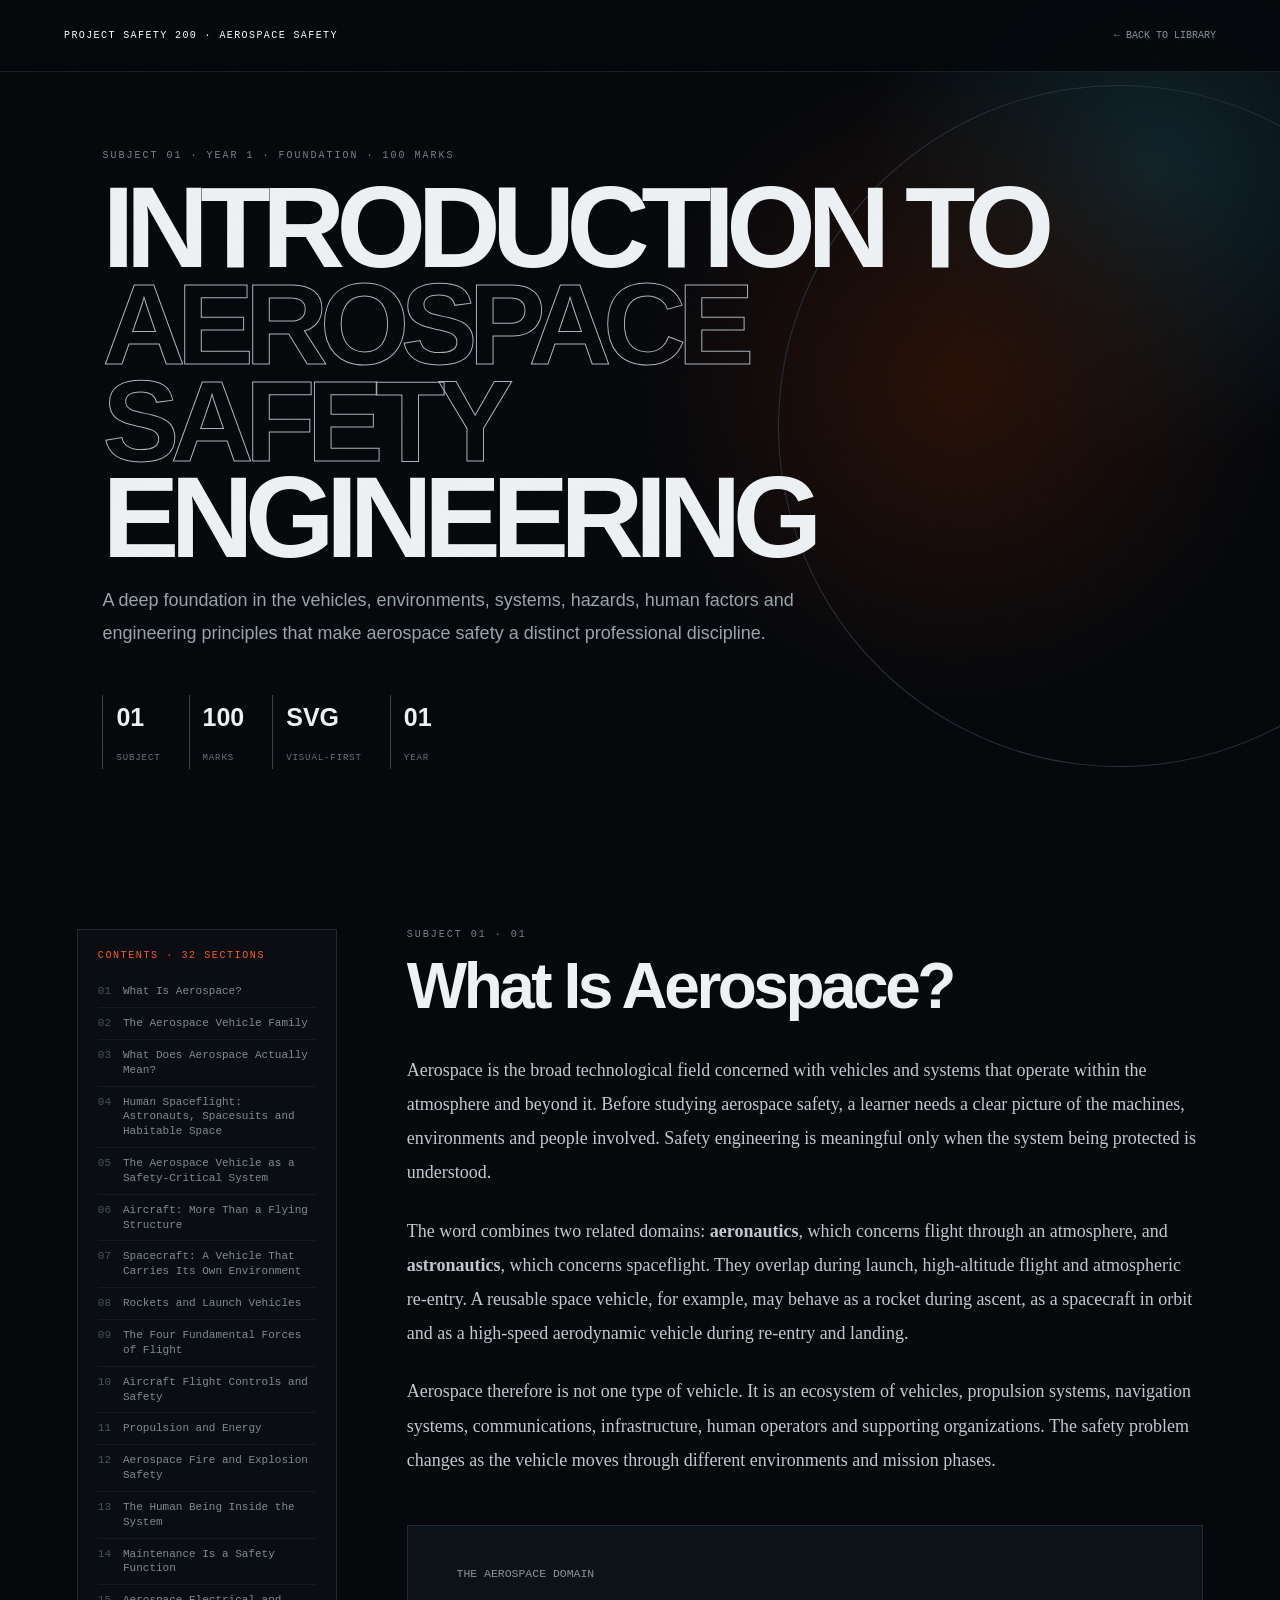
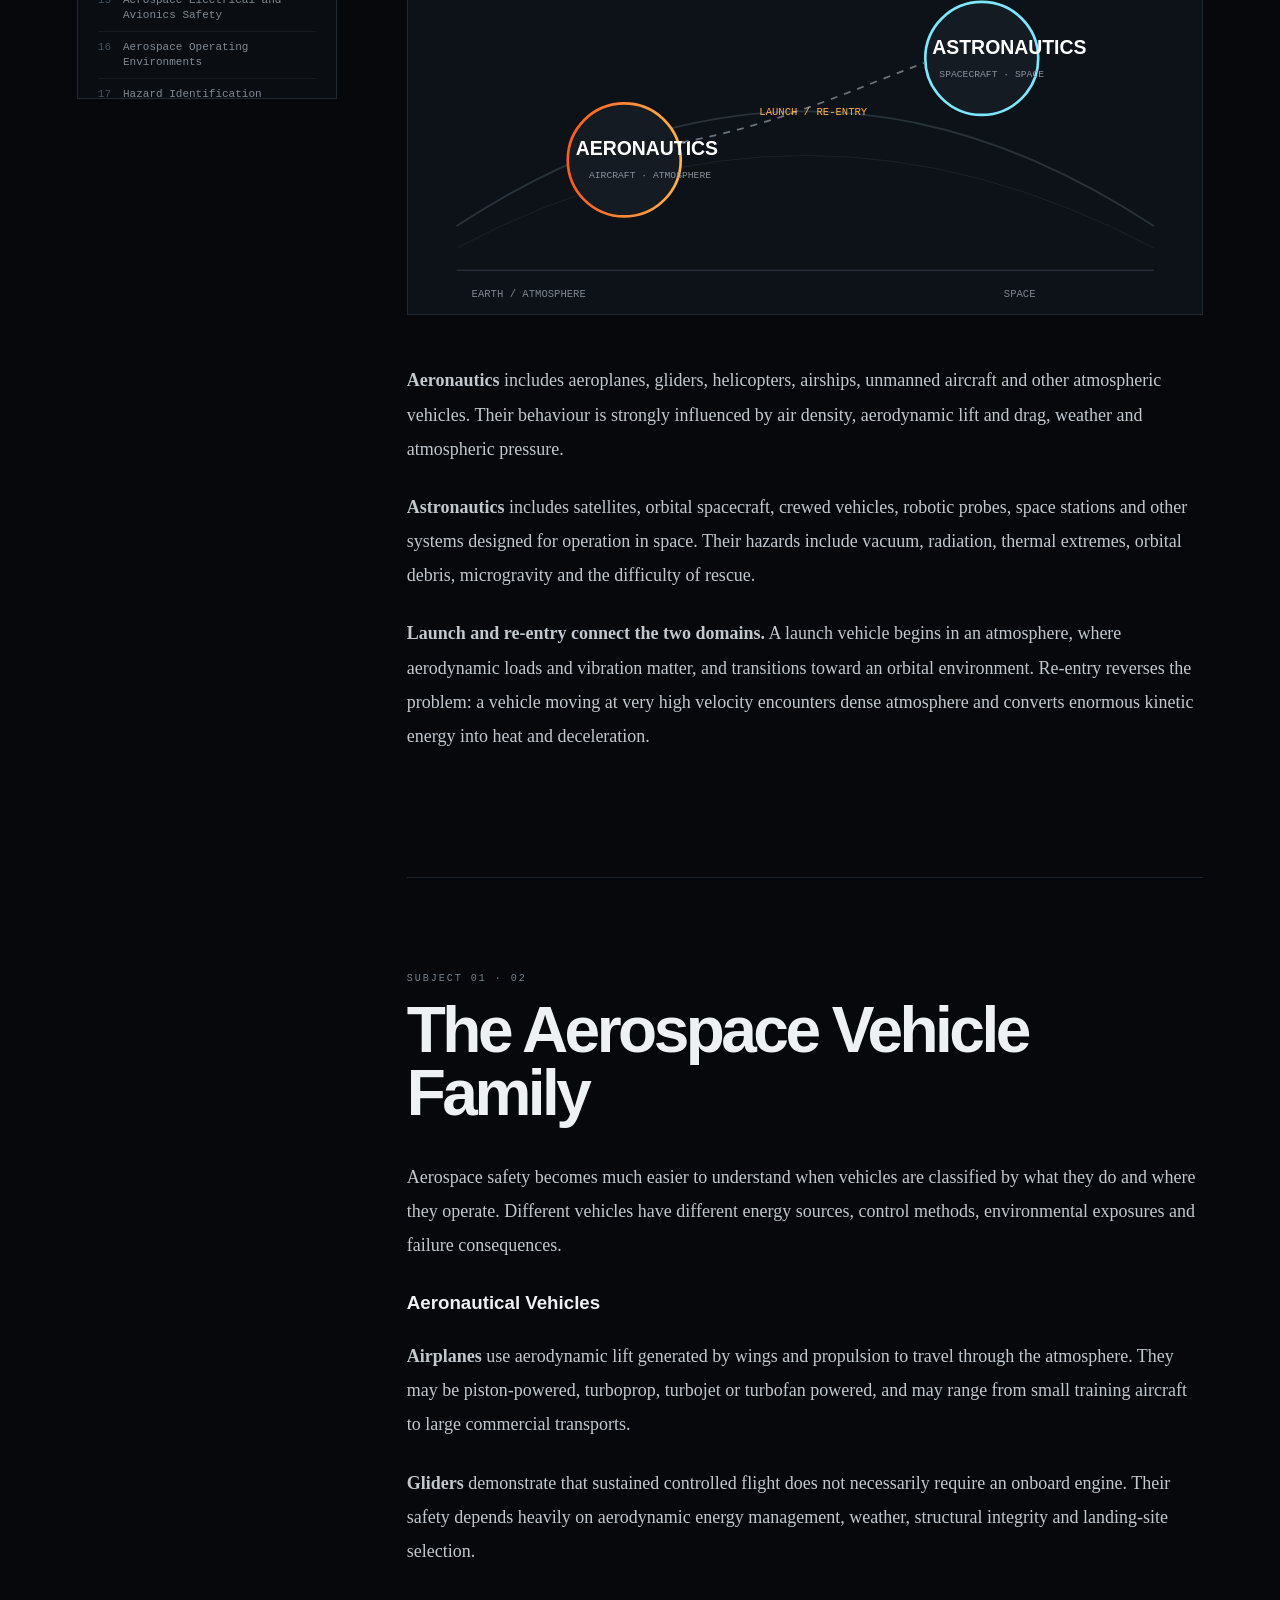
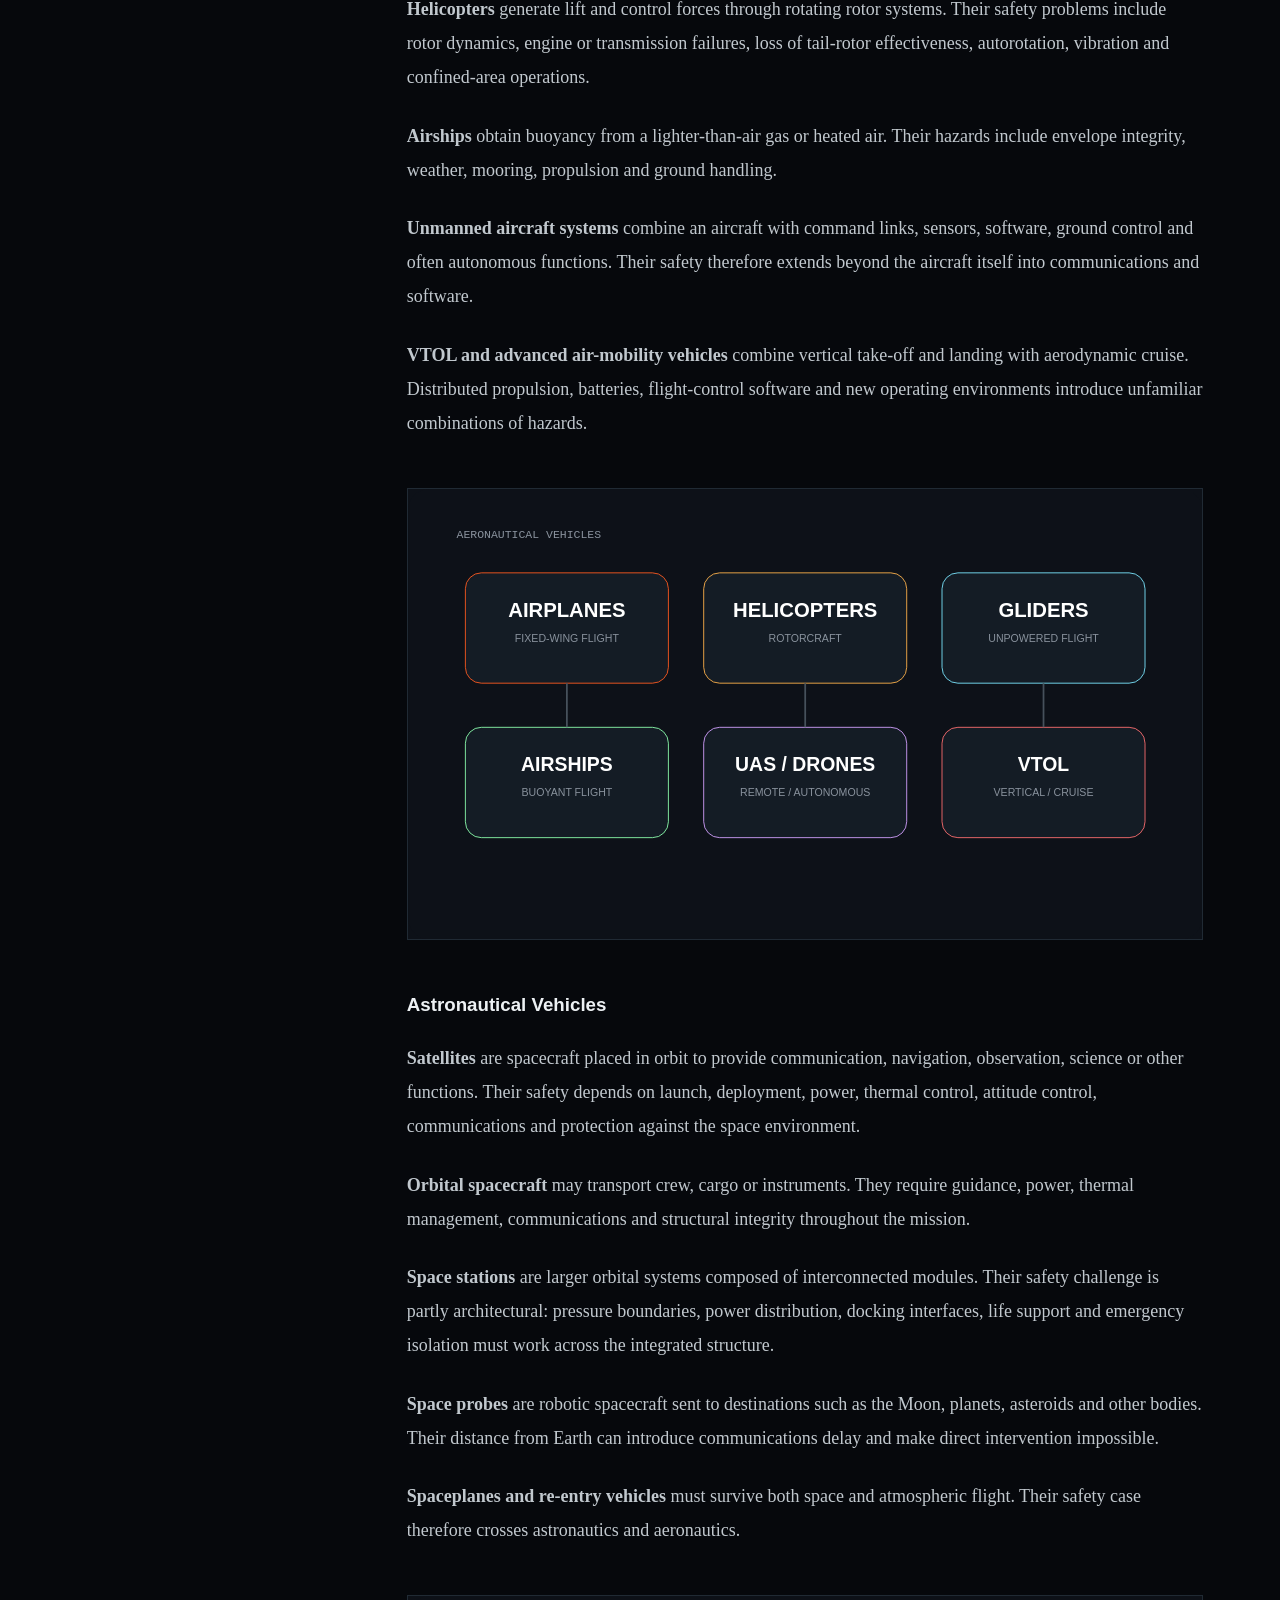
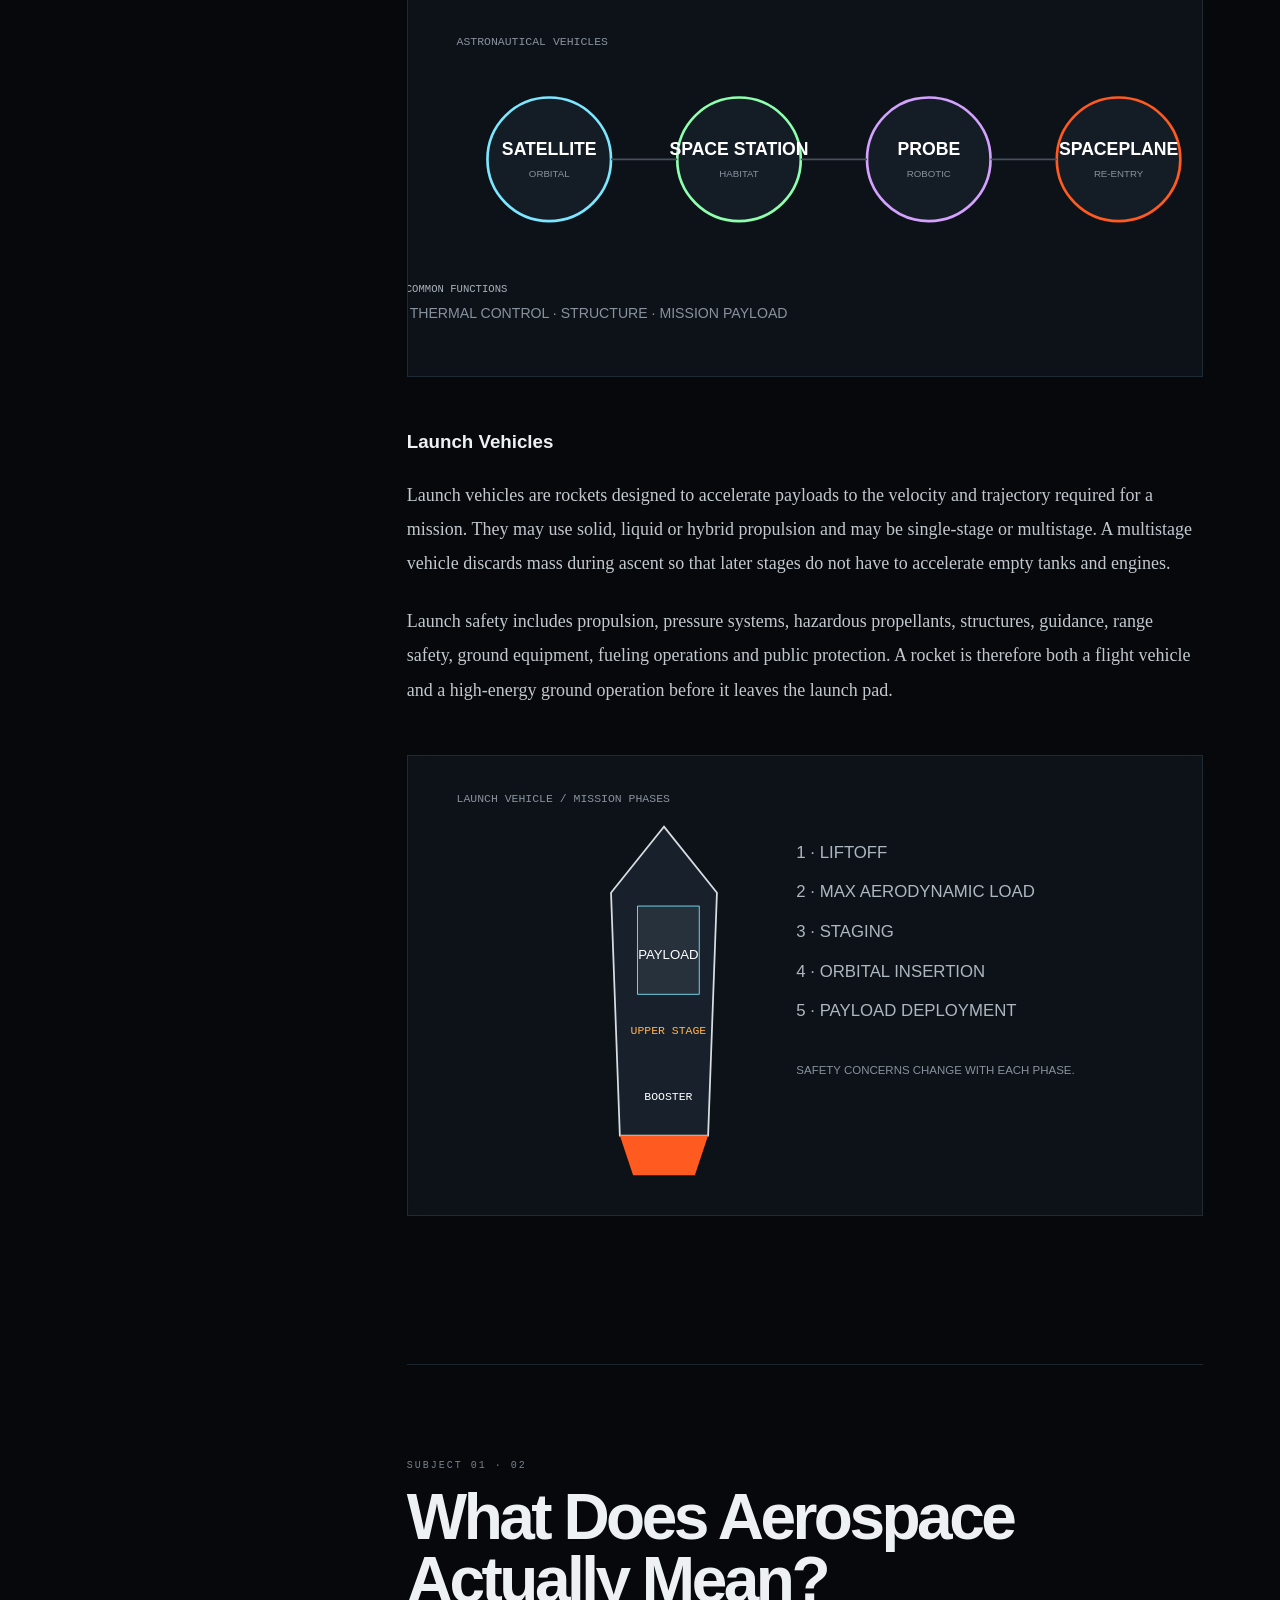
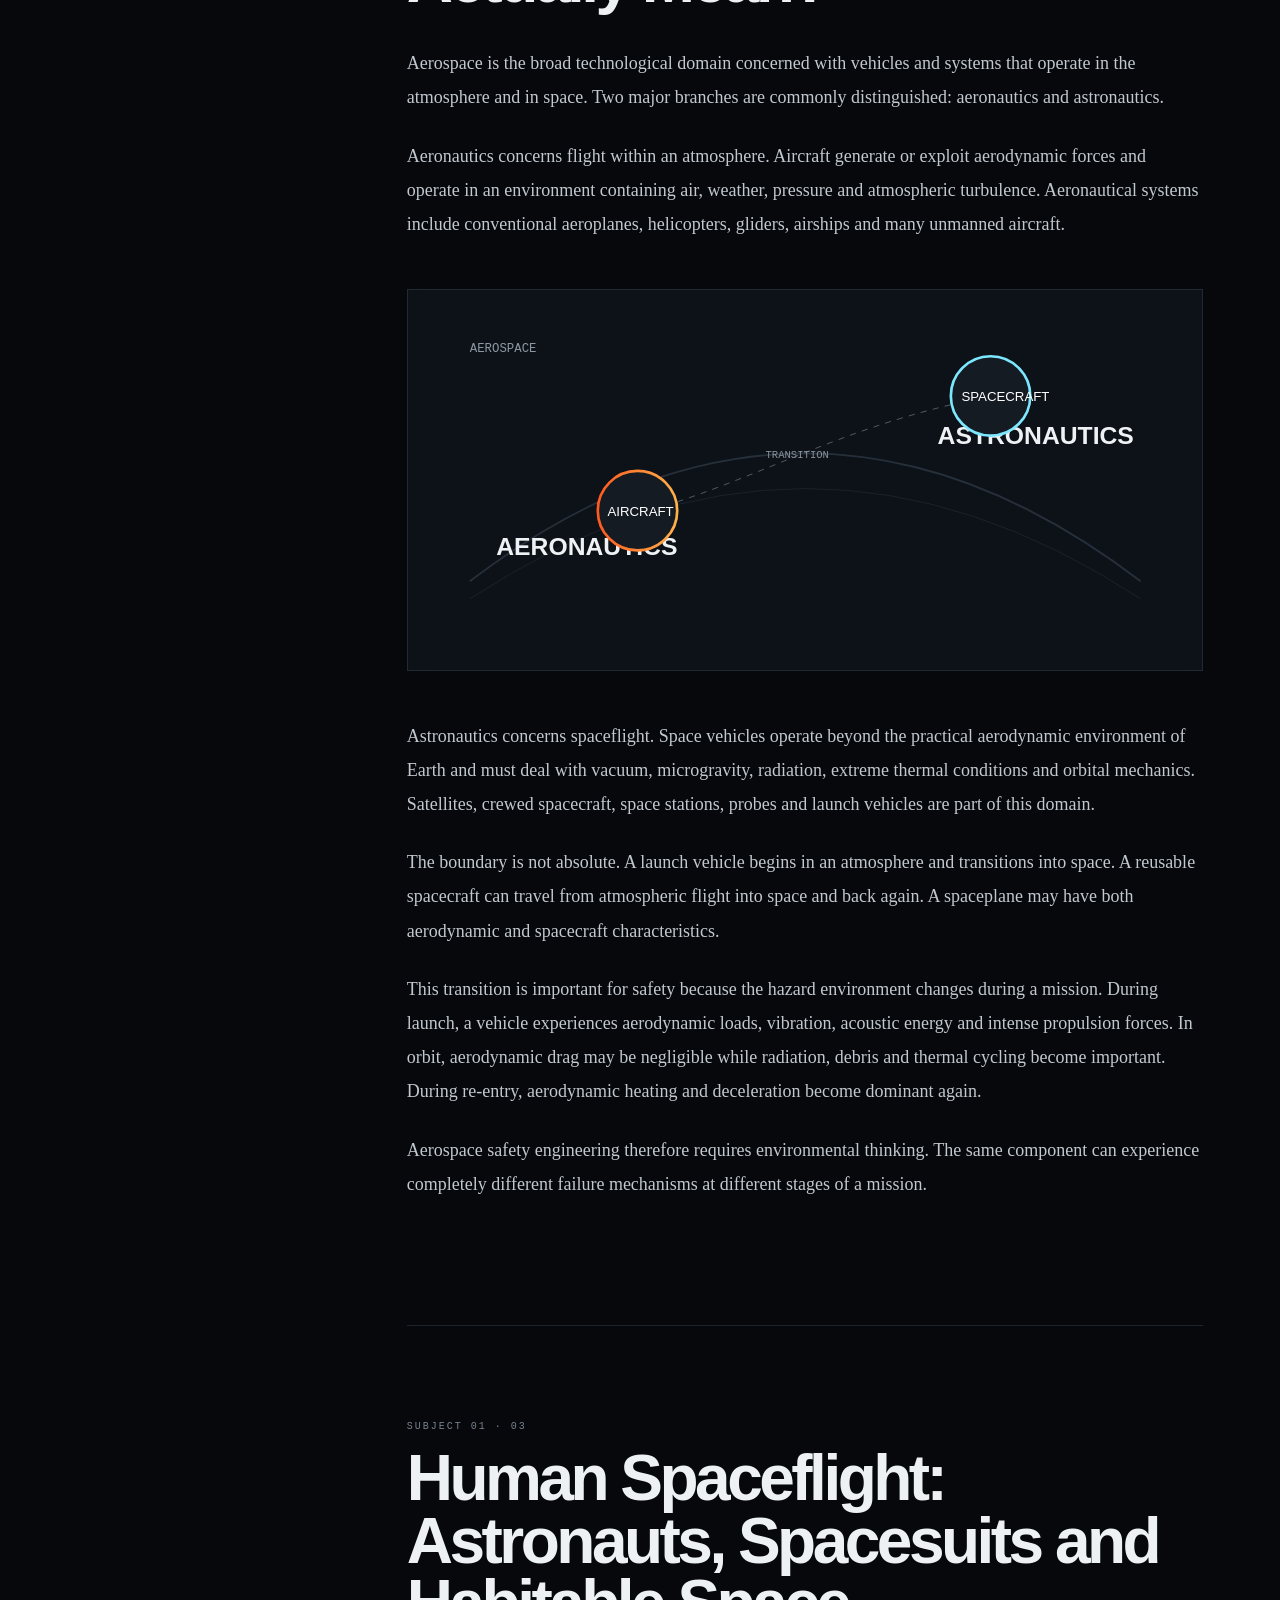
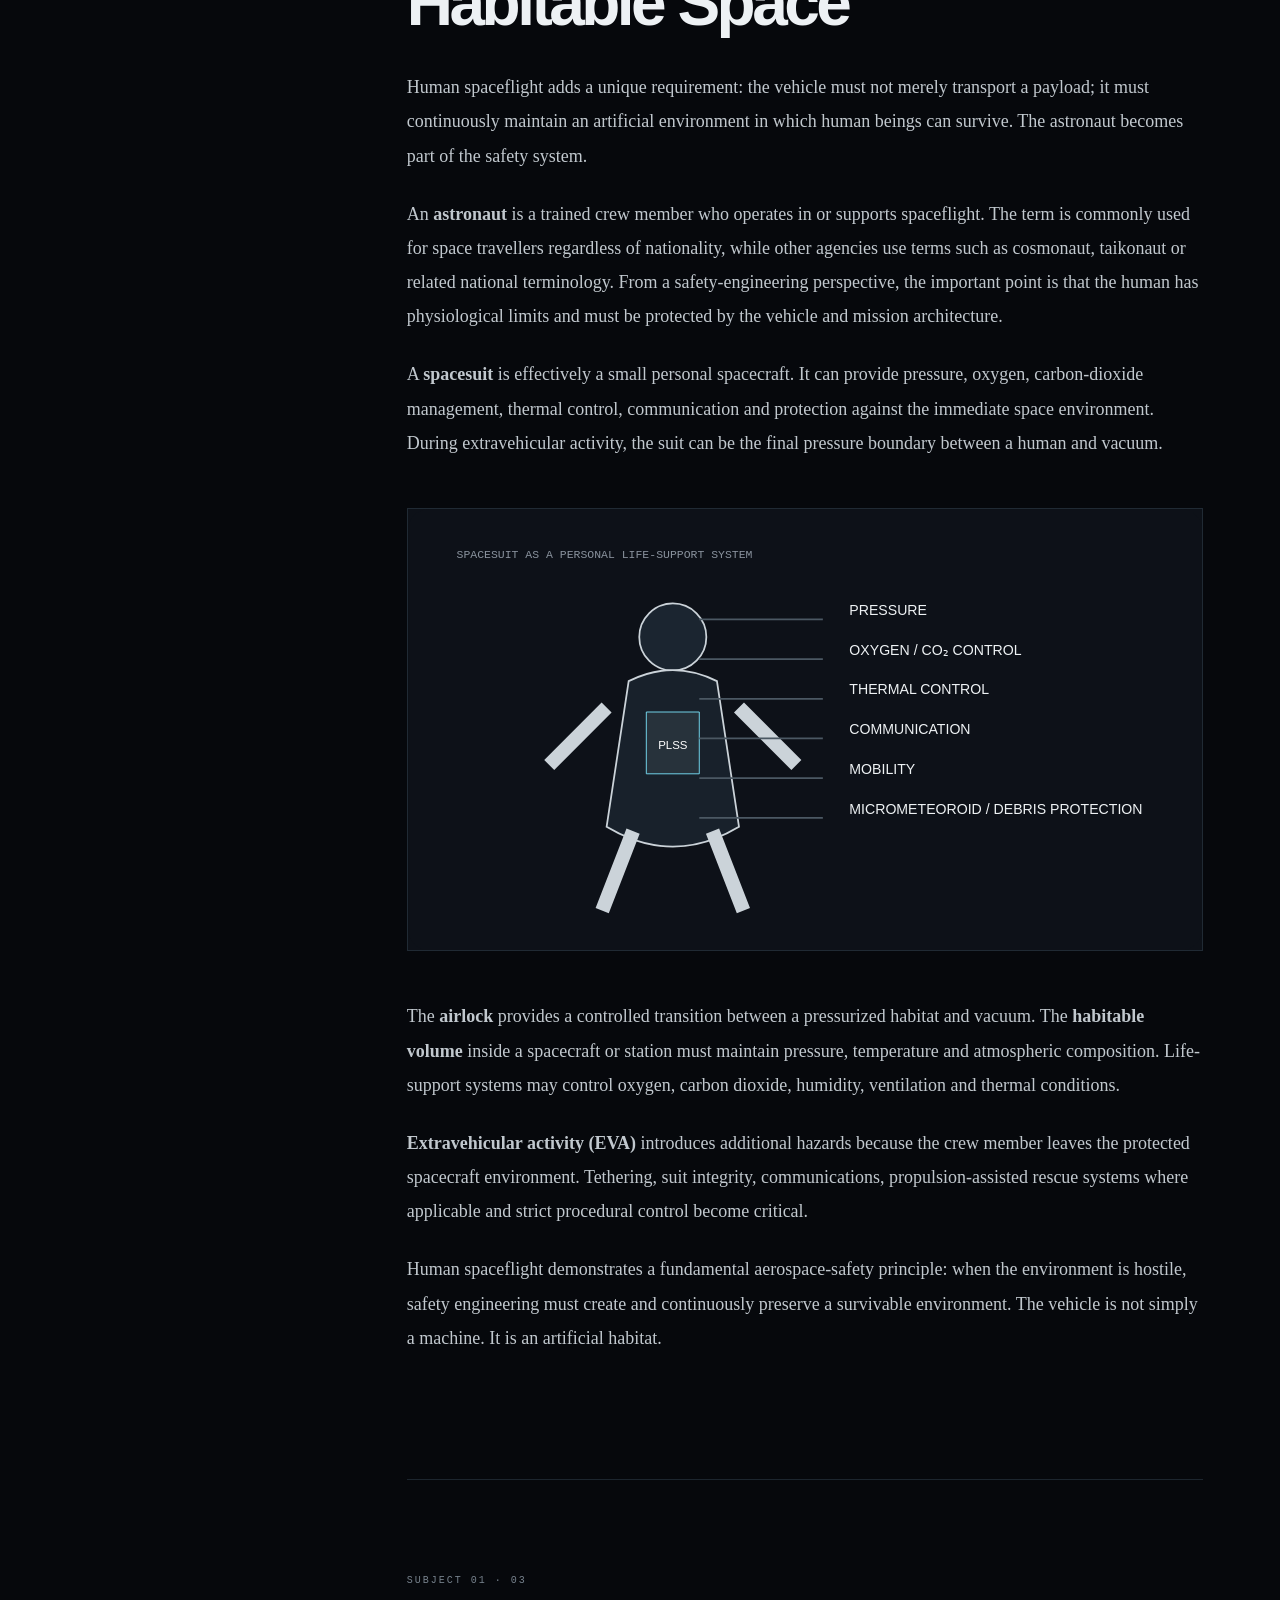
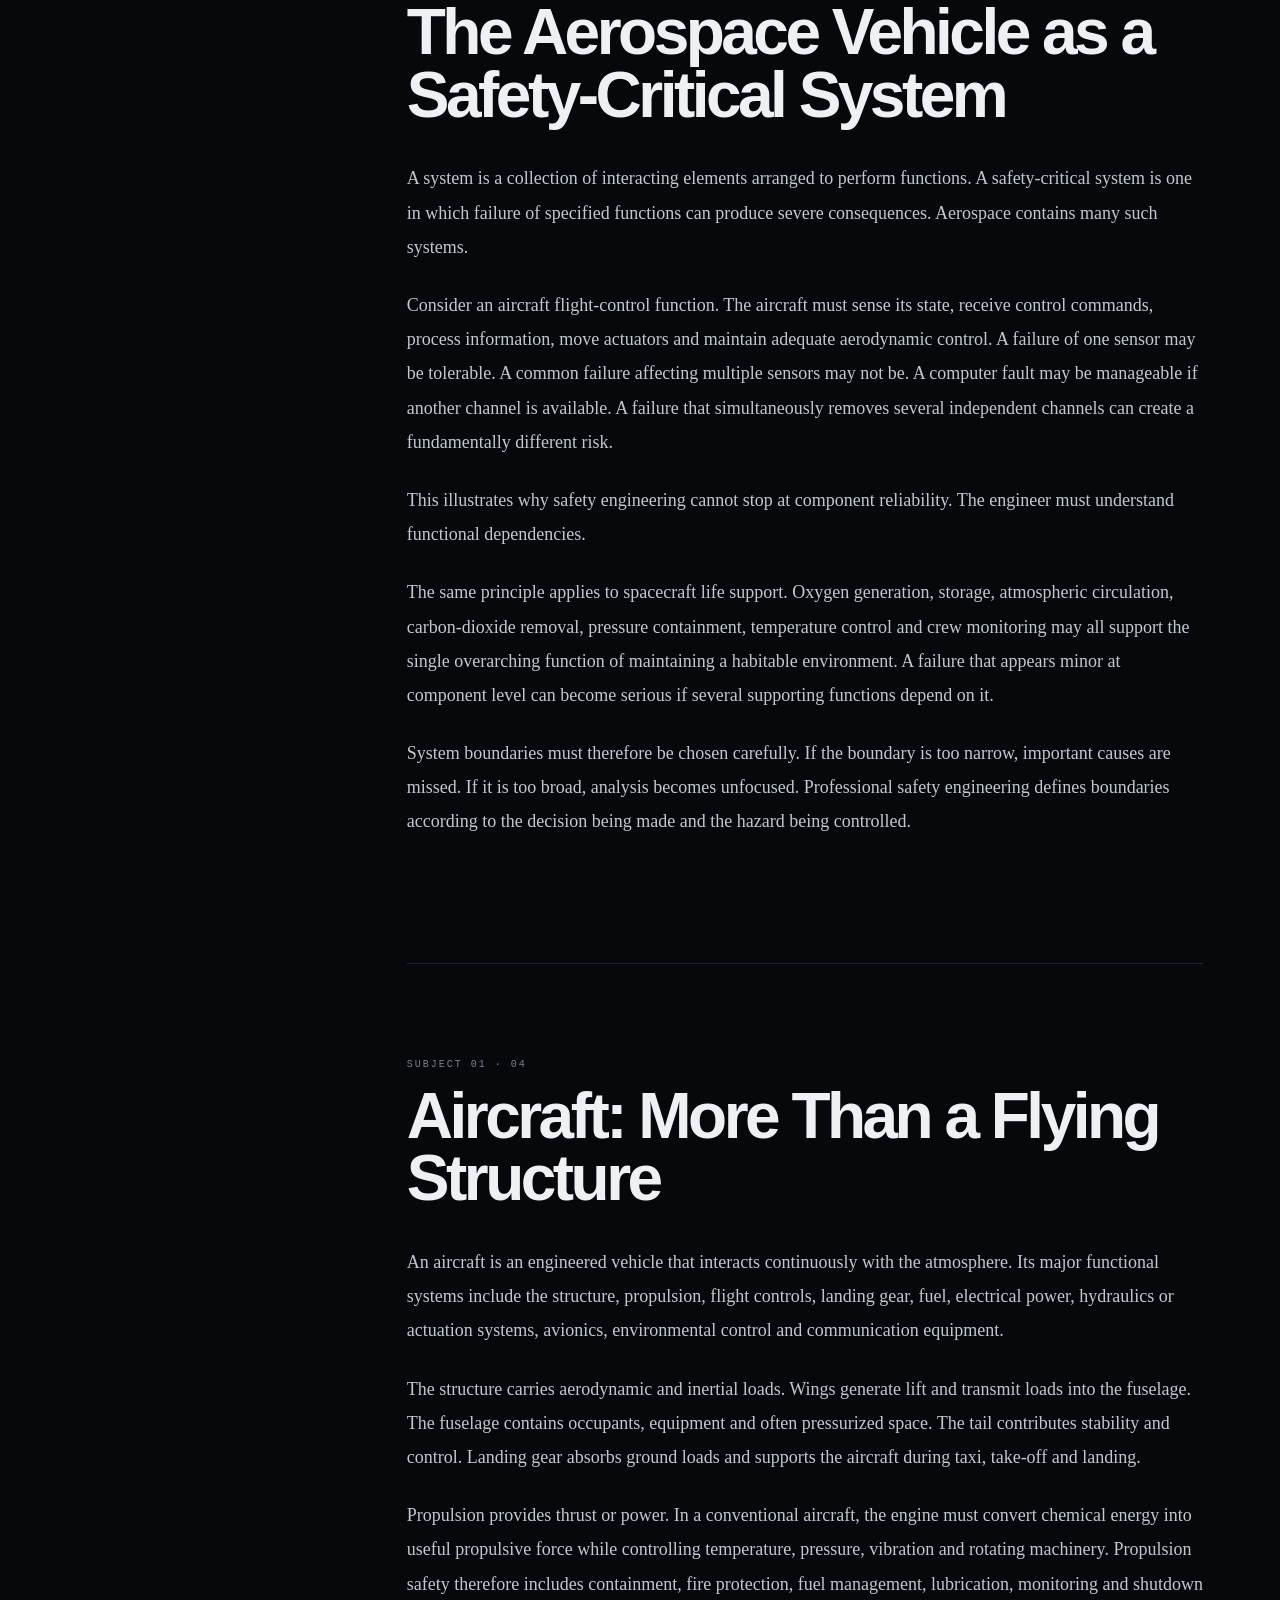
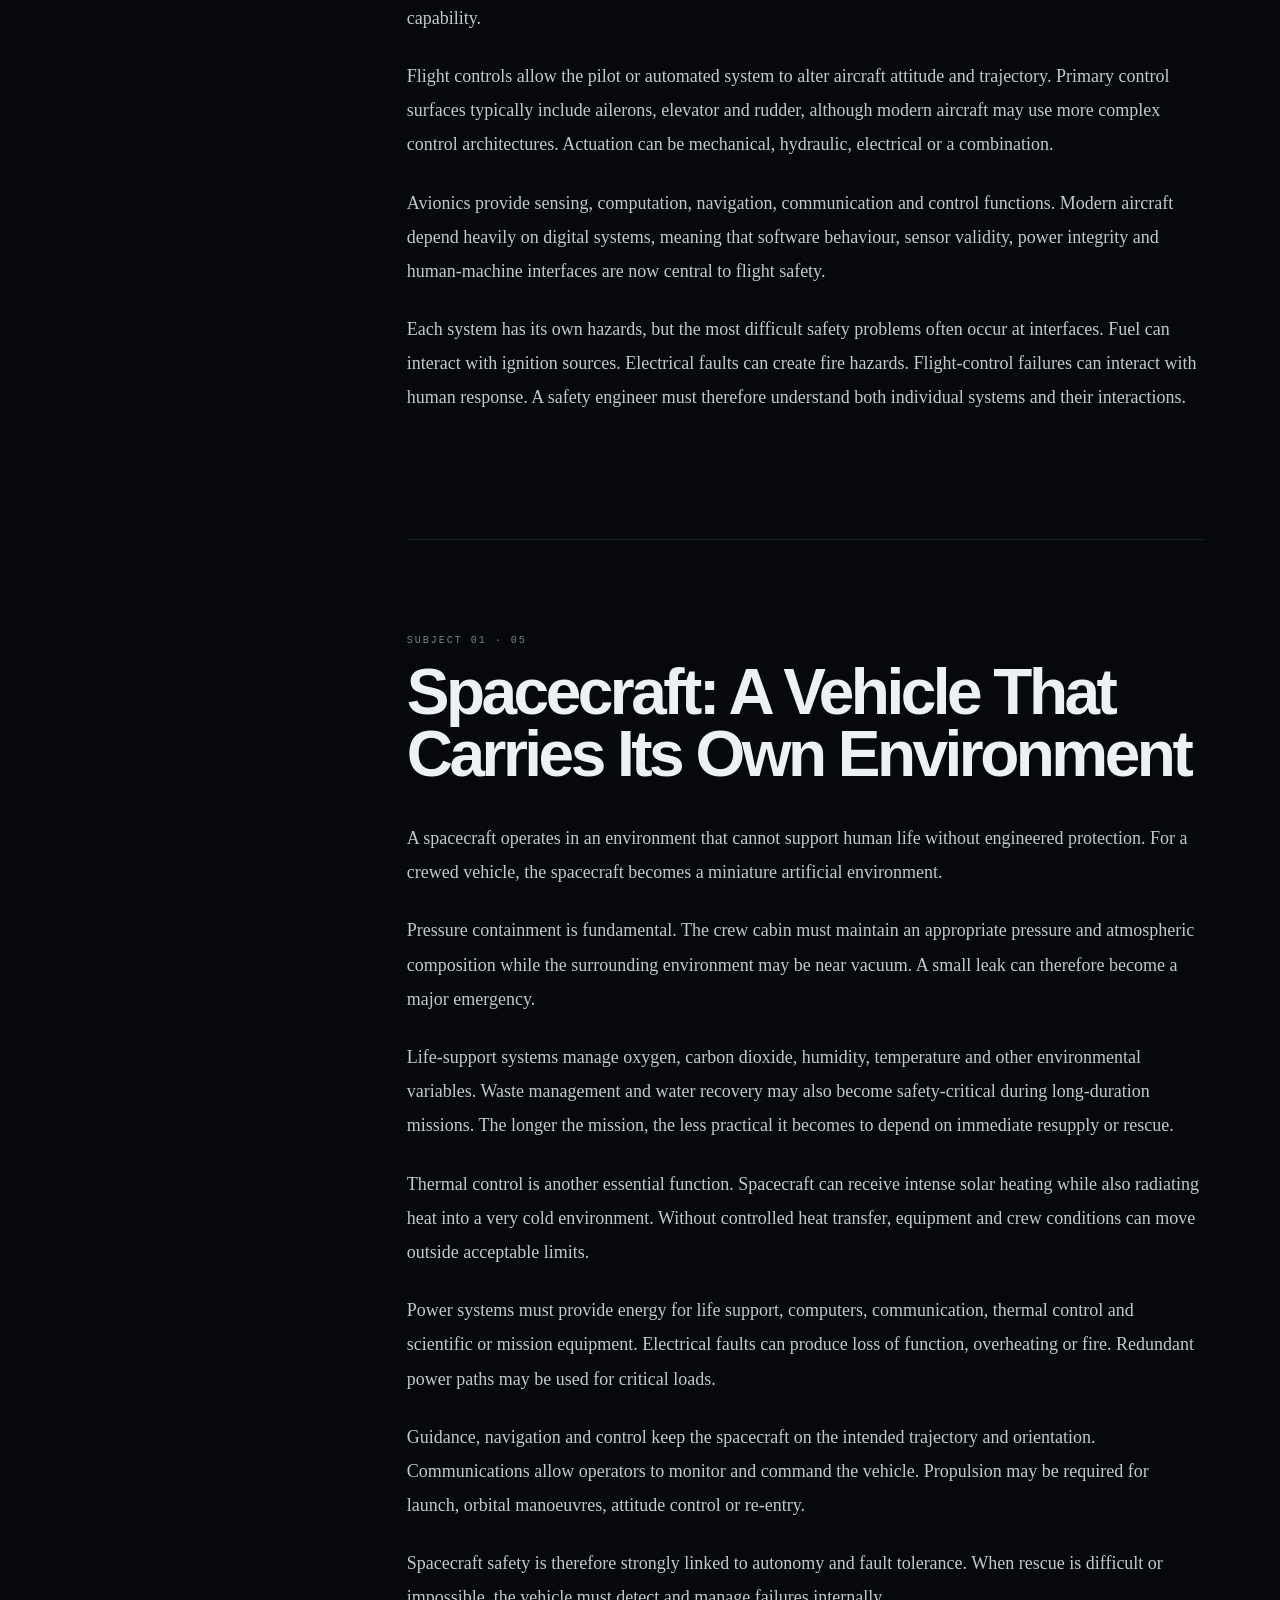
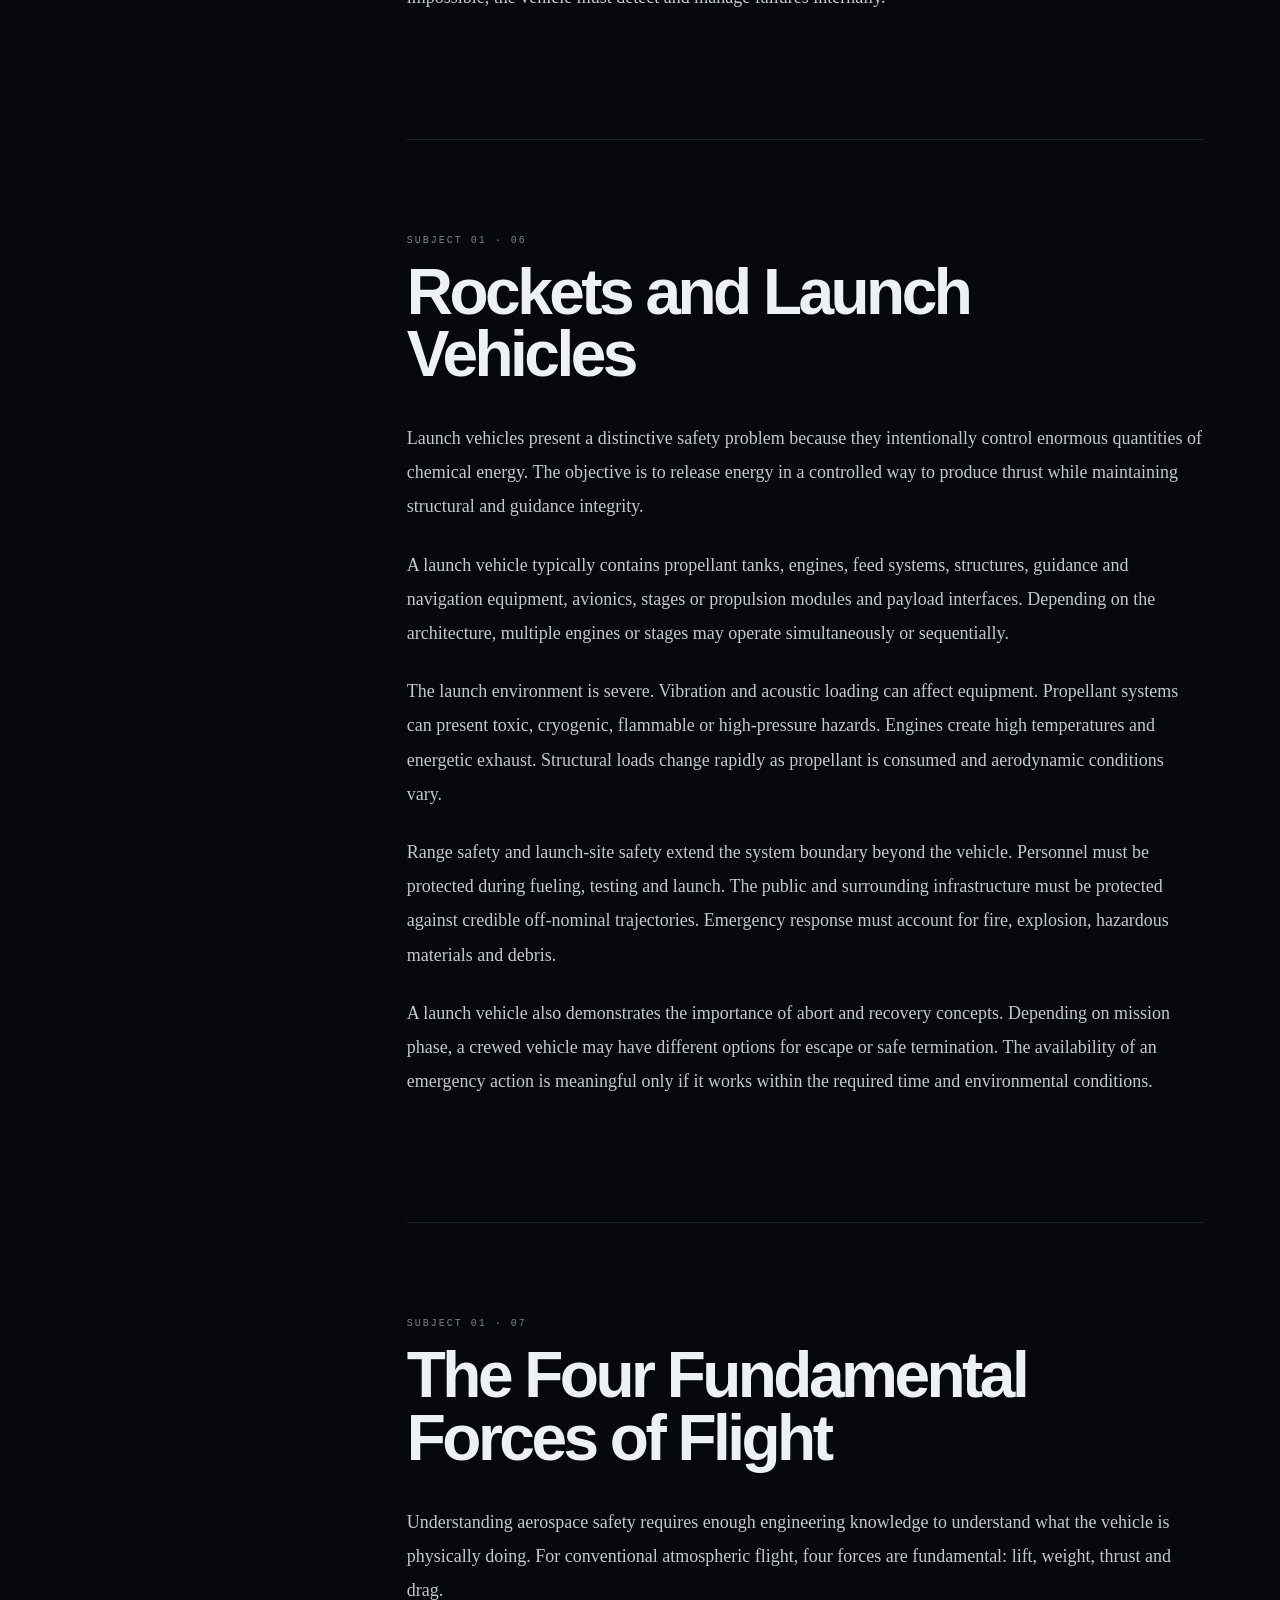
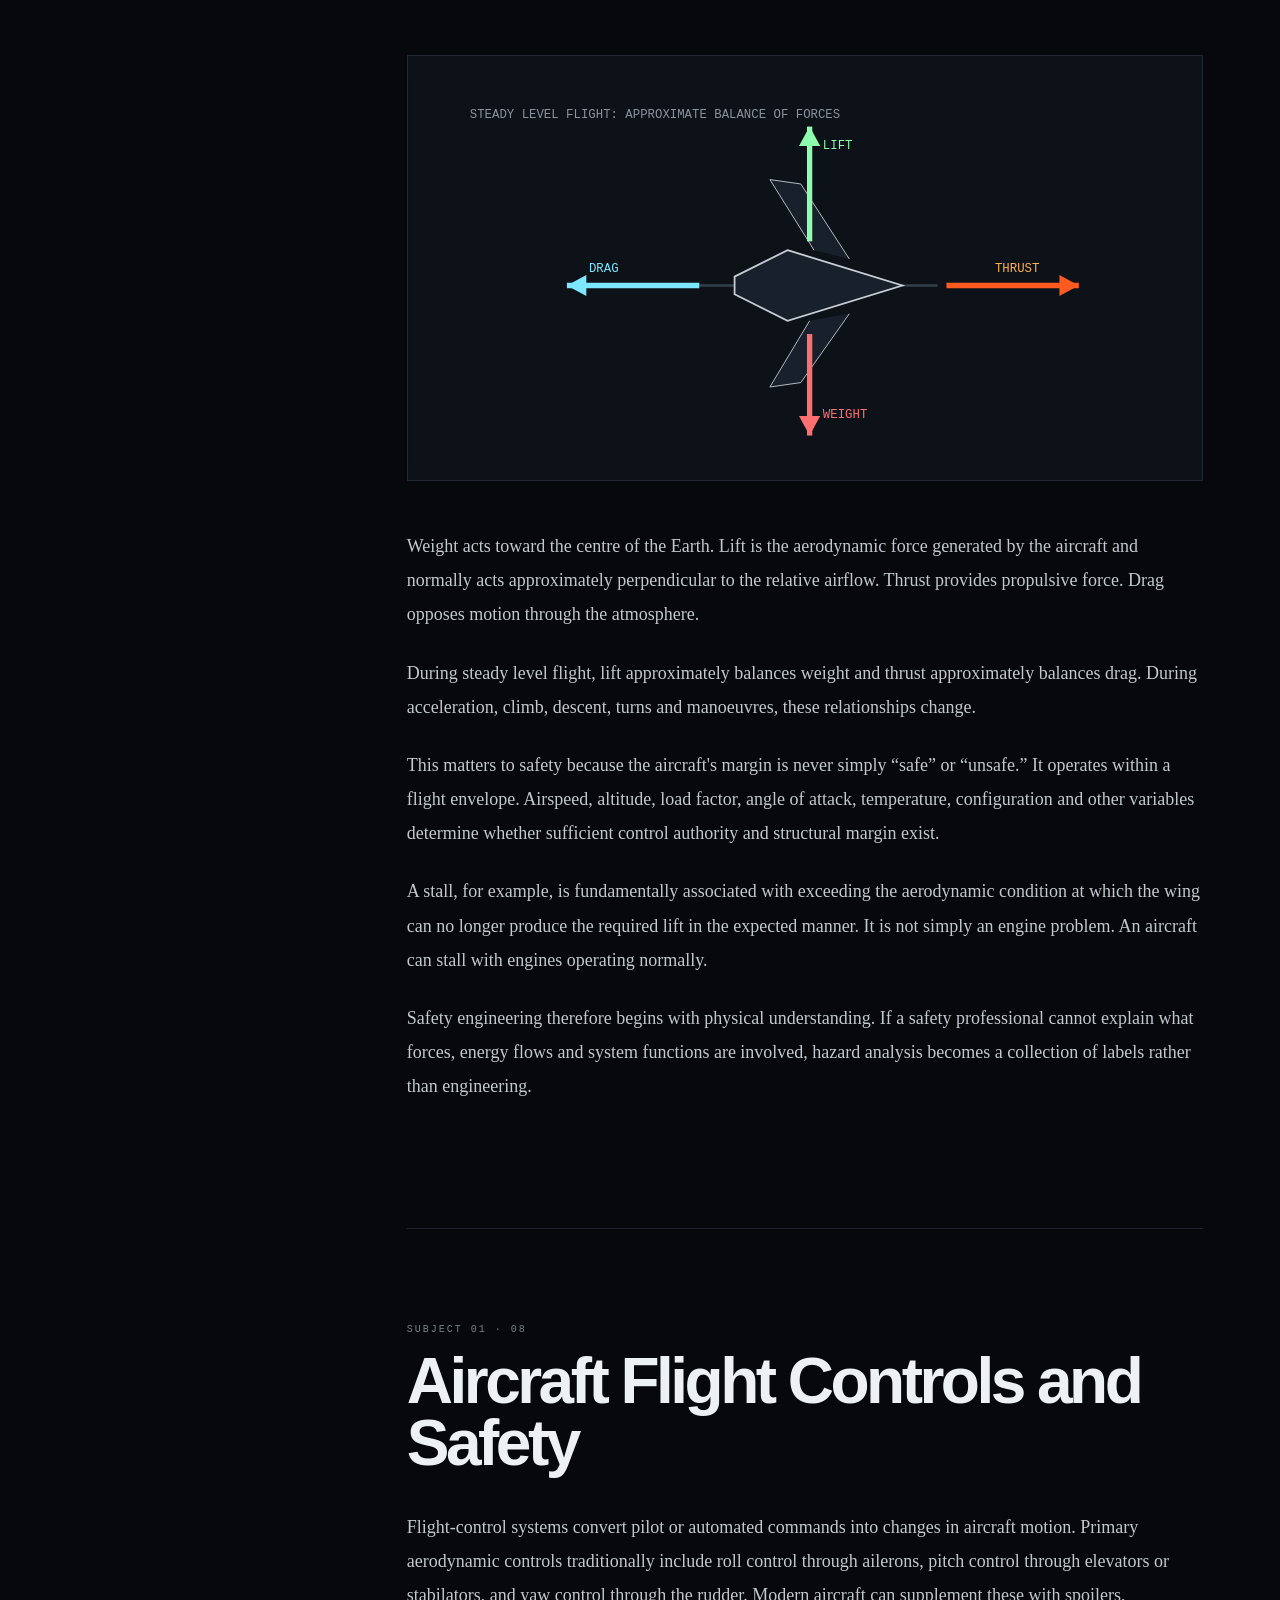
<file: sub1.html>
<!doctype html>
<html lang="en">
<head>
<meta charset="utf-8"><meta name="viewport" content="width=device-width,initial-scale=1">
<meta name="theme-color" content="#06080c">
<meta name="description" content="Subject 1 — Introduction to Aerospace Safety Engineering">
<title>Sub 1 — Introduction to Aerospace Safety Engineering</title>
<style>
:root{--bg:#06080c;--paper:#0c1117;--panel:#111822;--ink:#edf1f4;--muted:#89939d;--line:#26313b;--fire:#ff5a1f;--gold:#ffb24a;--cyan:#7ce7ff;--green:#8dffad}
*{box-sizing:border-box}html{scroll-behavior:smooth}body{margin:0;background:var(--bg);color:var(--ink);font-family:Inter,Arial,sans-serif;line-height:1.82}.grain{position:fixed;inset:0;pointer-events:none;opacity:.025;z-index:30;background-image:url("data:image/svg+xml,%3Csvg xmlns='http://www.w3.org/2000/svg' width='160' height='160'%3E%3Cfilter id='n'%3E%3CfeTurbulence baseFrequency='.8' numOctaves='4' stitchTiles='stitch'/%3E%3C/filter%3E%3Crect width='100%25' height='100%25' filter='url(%23n)'/%3E%3C/svg%3E")}
.nav{position:fixed;top:0;left:0;right:0;height:72px;z-index:20;background:#06080ce8;backdrop-filter:blur(16px);border-bottom:1px solid #172029;display:flex;justify-content:space-between;align-items:center;padding:0 5vw}.brand{color:#fff;text-decoration:none;font:10px monospace;letter-spacing:.14em}.brand b{color:var(--fire)}.back{color:#89939d;text-decoration:none;font:10px monospace}.back:hover{color:#fff}
.hero{min-height:82vh;padding:150px 8vw 80px;display:flex;align-items:flex-end;position:relative;overflow:hidden;background:radial-gradient(circle at 75% 45%,#291108 0,transparent 30%),radial-gradient(circle at 90% 20%,#10252c 0,transparent 22%)}.hero:after{content:"";position:absolute;width:680px;height:680px;border:1px solid #27323b;border-radius:50%;right:-180px;top:10%;transform:rotate(28deg)}.hero-content{position:relative;z-index:2;max-width:1000px}.eyebrow,.section-kicker{font:10px monospace;letter-spacing:.2em;color:#77828d}.hero h1{font-size:clamp(52px,9vw,130px);line-height:.84;letter-spacing:-.075em;margin:18px 0}.hero h1 em{font-style:normal;color:transparent;-webkit-text-stroke:1px #aab3bb}.hero p{max-width:760px;color:#9aa4ad;font-size:18px}.meta{display:flex;gap:28px;margin-top:45px;flex-wrap:wrap}.meta div{border-left:1px solid #39434d;padding-left:13px}.meta strong{display:block;font-size:25px}.meta span{font:9px monospace;color:#68737d;letter-spacing:.1em}
.layout{max-width:1450px;margin:auto;padding:80px 6vw;display:grid;grid-template-columns:260px minmax(0,1fr);gap:70px}.toc{position:sticky;top:100px;align-self:start;border:1px solid #202a34;background:#0a0e13;padding:20px;max-height:calc(100vh - 130px);overflow:auto}.toc-title{font:10px monospace;color:var(--fire);letter-spacing:.16em;margin-bottom:15px}.toc a{display:flex;gap:12px;padding:8px 0;color:#7f8993;text-decoration:none;font:11px/1.35 monospace;border-bottom:1px solid #141b22}.toc a span{color:#46515c}.toc a:hover{color:#fff}.reader{min-width:0}.reader section{padding:0 0 100px;margin-bottom:95px;border-bottom:1px solid #1c252e}.reader h2{font-size:clamp(34px,5vw,66px);line-height:.98;letter-spacing:-.055em;margin:15px 0 35px;max-width:900px}.reader p{font-family:Georgia,"Times New Roman",serif;font-size:18px;line-height:1.9;color:#c1c8ce;max-width:850px;margin:0 0 24px}.reader svg{display:block;width:100%;height:auto;margin:48px 0;border:1px solid #202a34;background:#0d1118}.assessment{background:linear-gradient(145deg,#111720,#0b0f14);padding:38px;border:1px solid #26313b}.assessment h2{margin-top:0}.footer{padding:40px 6vw;border-top:1px solid #172029;display:flex;justify-content:space-between;gap:20px;flex-wrap:wrap;font:9px monospace;color:#68737d;letter-spacing:.1em}.signature{color:#b8c0c7}.signature b{color:#fff}
@media(max-width:900px){.layout{display:block;padding:50px 6vw}.toc{position:relative;top:auto;max-height:300px;margin-bottom:55px}.hero{min-height:75vh;padding:140px 6vw 65px}.hero:after{right:-480px}.reader p{font-size:17px}.reader section{padding-bottom:70px;margin-bottom:70px}}
</style>
</head>
<body>
<div class="grain"></div>
<nav class="nav"><a class="brand" href="index.html">PROJECT SAFETY 200 · AEROSPACE SAFETY</a><a class="back" href="index.html">← BACK TO LIBRARY</a></nav>
<header class="hero">
<div class="hero-content">
<div class="eyebrow">SUBJECT 01 · YEAR 1 · FOUNDATION · 100 MARKS</div>
<h1>INTRODUCTION TO<br><em>AEROSPACE SAFETY</em><br>ENGINEERING</h1>
<p>A deep foundation in the vehicles, environments, systems, hazards, human factors and engineering principles that make aerospace safety a distinct professional discipline.</p>
<div class="meta"><div><strong>01</strong><span>SUBJECT</span></div><div><strong>100</strong><span>MARKS</span></div><div><strong>SVG</strong><span>VISUAL-FIRST</span></div><div><strong>01</strong><span>YEAR</span></div></div>
</div></header>
<div class="layout">
<aside class="toc"><div class="toc-title">CONTENTS · 32 SECTIONS</div><a href="#s1"><span>01</span>What Is Aerospace?</a>
<a href="#s2"><span>02</span>The Aerospace Vehicle Family</a>
<a href="#s3"><span>03</span>What Does Aerospace Actually Mean?</a>
<a href="#s4"><span>04</span>Human Spaceflight: Astronauts, Spacesuits and Habitable Space</a>
<a href="#s5"><span>05</span>The Aerospace Vehicle as a Safety-Critical System</a>
<a href="#s6"><span>06</span>Aircraft: More Than a Flying Structure</a>
<a href="#s7"><span>07</span>Spacecraft: A Vehicle That Carries Its Own Environment</a>
<a href="#s8"><span>08</span>Rockets and Launch Vehicles</a>
<a href="#s9"><span>09</span>The Four Fundamental Forces of Flight</a>
<a href="#s10"><span>10</span>Aircraft Flight Controls and Safety</a>
<a href="#s11"><span>11</span>Propulsion and Energy</a>
<a href="#s12"><span>12</span>Aerospace Fire and Explosion Safety</a>
<a href="#s13"><span>13</span>The Human Being Inside the System</a>
<a href="#s14"><span>14</span>Maintenance Is a Safety Function</a>
<a href="#s15"><span>15</span>Aerospace Electrical and Avionics Safety</a>
<a href="#s16"><span>16</span>Aerospace Operating Environments</a>
<a href="#s17"><span>17</span>Hazard Identification</a>
<a href="#s18"><span>18</span>Risk: Beyond the Word &amp;#x27;Dangerous&amp;#x27;</a>
<a href="#s19"><span>19</span>Safety Barriers and the Layers of Protection</a>
<a href="#s20"><span>20</span>Reliability Is Not the Same as Safety</a>
<a href="#s21"><span>21</span>Redundancy, Independence and Fault Tolerance</a>
<a href="#s22"><span>22</span>Emergency, Survival and Recoverability</a>
<a href="#s23"><span>23</span>Accident, Incident and Near Miss</a>
<a href="#s24"><span>24</span>Accident Investigation as a Safety Tool</a>
<a href="#s25"><span>25</span>Certification, Standards and Safety Evidence</a>
<a href="#s26"><span>26</span>Safety Management and Organizational Responsibility</a>
<a href="#s27"><span>27</span>Why Aerospace Safety Is a Systems Discipline</a>
<a href="#s28"><span>28</span>Professional Method: How to Think Like an Aerospace Safety Engineer</a>
<a href="#s29"><span>29</span>Aerospace Safety as a Career Discipline</a>
<a href="#s30"><span>30</span>Integrated Learning: From Vehicle to Safety Case</a>
<a href="#s31"><span>31</span>Looking Ahead: The New Aerospace Safety Landscape</a>
<a href="#s32"><span>32</span>Final Perspective</a><a href="#exam"><span>EX</span>100-MARK EXAMINATION</a></aside>
<main class="reader"><section id="s1"><div class="section-kicker">SUBJECT 01 · 01</div>
<h2>What Is Aerospace?</h2>
<p>Aerospace is the broad technological field concerned with vehicles and systems that operate within the atmosphere and beyond it. Before studying aerospace safety, a learner needs a clear picture of the machines, environments and people involved. Safety engineering is meaningful only when the system being protected is understood.</p>
<p>The word combines two related domains: <strong>aeronautics</strong>, which concerns flight through an atmosphere, and <strong>astronautics</strong>, which concerns spaceflight. They overlap during launch, high-altitude flight and atmospheric re-entry. A reusable space vehicle, for example, may behave as a rocket during ascent, as a spacecraft in orbit and as a high-speed aerodynamic vehicle during re-entry and landing.</p>
<p>Aerospace therefore is not one type of vehicle. It is an ecosystem of vehicles, propulsion systems, navigation systems, communications, infrastructure, human operators and supporting organizations. The safety problem changes as the vehicle moves through different environments and mission phases.</p>
<svg viewBox="0 0 900 440" role="img" aria-label="Aerospace overview showing aeronautics, astronautics and the transition between them"><rect width="900" height="440" rx="24" fill="#0d1118"/><defs><linearGradient id="aeroG" x1="0" x2="1"><stop stop-color="#ff5a1f"/><stop offset="1" stop-color="#ffb24a"/></linearGradient></defs><text x="55" y="58" fill="#89929d" font-family="monospace" font-size="13">THE AEROSPACE DOMAIN</text><path d="M55 340 Q450 80 845 340" fill="none" stroke="#27323b" stroke-width="2"/><path d="M55 365 Q450 155 845 365" fill="none" stroke="#1b242d"/><line x1="55" y1="390" x2="845" y2="390" stroke="#35404a"/><text x="72" y="420" fill="#7d8791" font-family="monospace" font-size="12">EARTH / ATMOSPHERE</text><text x="675" y="420" fill="#7d8791" font-family="monospace" font-size="12">SPACE</text><circle cx="245" cy="265" r="64" fill="#141b23" stroke="url(#aeroG)" stroke-width="3"/><text x="190" y="260" fill="#fff" font-family="Arial" font-size="22" font-weight="700">AERONAUTICS</text><text x="205" y="286" fill="#89929d" font-family="monospace" font-size="11">AIRCRAFT · ATMOSPHERE</text><circle cx="650" cy="150" r="64" fill="#141b23" stroke="#7ce7ff" stroke-width="3"/><text x="594" y="145" fill="#fff" font-family="Arial" font-size="22" font-weight="700">ASTRONAUTICS</text><text x="602" y="171" fill="#89929d" font-family="monospace" font-size="11">SPACECRAFT · SPACE</text><path d="M310 245 C420 225 505 185 585 155" fill="none" stroke="#68737d" stroke-width="2" stroke-dasharray="8 8"/><text x="398" y="214" fill="#ffb24a" font-family="monospace" font-size="12">LAUNCH / RE-ENTRY</text></svg>
<p><strong>Aeronautics</strong> includes aeroplanes, gliders, helicopters, airships, unmanned aircraft and other atmospheric vehicles. Their behaviour is strongly influenced by air density, aerodynamic lift and drag, weather and atmospheric pressure.</p>
<p><strong>Astronautics</strong> includes satellites, orbital spacecraft, crewed vehicles, robotic probes, space stations and other systems designed for operation in space. Their hazards include vacuum, radiation, thermal extremes, orbital debris, microgravity and the difficulty of rescue.</p>
<p><strong>Launch and re-entry connect the two domains.</strong> A launch vehicle begins in an atmosphere, where aerodynamic loads and vibration matter, and transitions toward an orbital environment. Re-entry reverses the problem: a vehicle moving at very high velocity encounters dense atmosphere and converts enormous kinetic energy into heat and deceleration.</p>
</section><section id="s2"><div class="section-kicker">SUBJECT 01 · 02</div>
<h2>The Aerospace Vehicle Family</h2>
<p>Aerospace safety becomes much easier to understand when vehicles are classified by what they do and where they operate. Different vehicles have different energy sources, control methods, environmental exposures and failure consequences.</p>
<h3>Aeronautical Vehicles</h3>
<p><strong>Airplanes</strong> use aerodynamic lift generated by wings and propulsion to travel through the atmosphere. They may be piston-powered, turboprop, turbojet or turbofan powered, and may range from small training aircraft to large commercial transports.</p>
<p><strong>Gliders</strong> demonstrate that sustained controlled flight does not necessarily require an onboard engine. Their safety depends heavily on aerodynamic energy management, weather, structural integrity and landing-site selection.</p>
<p><strong>Helicopters</strong> generate lift and control forces through rotating rotor systems. Their safety problems include rotor dynamics, engine or transmission failures, loss of tail-rotor effectiveness, autorotation, vibration and confined-area operations.</p>
<p><strong>Airships</strong> obtain buoyancy from a lighter-than-air gas or heated air. Their hazards include envelope integrity, weather, mooring, propulsion and ground handling.</p>
<p><strong>Unmanned aircraft systems</strong> combine an aircraft with command links, sensors, software, ground control and often autonomous functions. Their safety therefore extends beyond the aircraft itself into communications and software.</p>
<p><strong>VTOL and advanced air-mobility vehicles</strong> combine vertical take-off and landing with aerodynamic cruise. Distributed propulsion, batteries, flight-control software and new operating environments introduce unfamiliar combinations of hazards.</p>
<svg viewBox="0 0 900 510" role="img" aria-label="Aeronautical vehicle taxonomy"><rect width="900" height="510" rx="24" fill="#0d1118"/><text x="55" y="55" fill="#89929d" font-family="monospace" font-size="13">AERONAUTICAL VEHICLES</text><g font-family="Arial" fill="#fff" text-anchor="middle"><rect x="65" y="95" width="230" height="125" rx="18" fill="#141c25" stroke="#ff5a1f"/><text x="180" y="145" font-size="23" font-weight="700">AIRPLANES</text><text x="180" y="173" fill="#89929d" font-size="12">FIXED-WING FLIGHT</text><rect x="335" y="95" width="230" height="125" rx="18" fill="#141c25" stroke="#ffb24a"/><text x="450" y="145" font-size="23" font-weight="700">HELICOPTERS</text><text x="450" y="173" fill="#89929d" font-size="12">ROTORCRAFT</text><rect x="605" y="95" width="230" height="125" rx="18" fill="#141c25" stroke="#7ce7ff"/><text x="720" y="145" font-size="23" font-weight="700">GLIDERS</text><text x="720" y="173" fill="#89929d" font-size="12">UNPOWERED FLIGHT</text><rect x="65" y="270" width="230" height="125" rx="18" fill="#141c25" stroke="#8dffad"/><text x="180" y="320" font-size="22" font-weight="700">AIRSHIPS</text><text x="180" y="348" fill="#89929d" font-size="12">BUOYANT FLIGHT</text><rect x="335" y="270" width="230" height="125" rx="18" fill="#141c25" stroke="#d4a1ff"/><text x="450" y="320" font-size="22" font-weight="700">UAS / DRONES</text><text x="450" y="348" fill="#89929d" font-size="12">REMOTE / AUTONOMOUS</text><rect x="605" y="270" width="230" height="125" rx="18" fill="#141c25" stroke="#ff6f70"/><text x="720" y="320" font-size="22" font-weight="700">VTOL</text><text x="720" y="348" fill="#89929d" font-size="12">VERTICAL / CRUISE</text><path d="M180 220v50M450 220v50M720 220v50" stroke="#46515b" stroke-width="2"/></g></svg>
<h3>Astronautical Vehicles</h3>
<p><strong>Satellites</strong> are spacecraft placed in orbit to provide communication, navigation, observation, science or other functions. Their safety depends on launch, deployment, power, thermal control, attitude control, communications and protection against the space environment.</p>
<p><strong>Orbital spacecraft</strong> may transport crew, cargo or instruments. They require guidance, power, thermal management, communications and structural integrity throughout the mission.</p>
<p><strong>Space stations</strong> are larger orbital systems composed of interconnected modules. Their safety challenge is partly architectural: pressure boundaries, power distribution, docking interfaces, life support and emergency isolation must work across the integrated structure.</p>
<p><strong>Space probes</strong> are robotic spacecraft sent to destinations such as the Moon, planets, asteroids and other bodies. Their distance from Earth can introduce communications delay and make direct intervention impossible.</p>
<p><strong>Spaceplanes and re-entry vehicles</strong> must survive both space and atmospheric flight. Their safety case therefore crosses astronautics and aeronautics.</p>
<svg viewBox="0 0 900 430" role="img" aria-label="Astronautical vehicle taxonomy"><rect width="900" height="430" rx="24" fill="#0d1118"/><text x="55" y="55" fill="#89929d" font-family="monospace" font-size="13">ASTRONAUTICAL VEHICLES</text><g font-family="Arial" fill="#fff" text-anchor="middle"><circle cx="160" cy="185" r="70" fill="#141c25" stroke="#7ce7ff" stroke-width="3"/><text x="160" y="180" font-size="20" font-weight="700">SATELLITE</text><text x="160" y="205" fill="#89929d" font-size="11">ORBITAL</text><circle cx="375" cy="185" r="70" fill="#141c25" stroke="#8dffad" stroke-width="3"/><text x="375" y="180" font-size="20" font-weight="700">SPACE STATION</text><text x="375" y="205" fill="#89929d" font-size="11">HABITAT</text><circle cx="590" cy="185" r="70" fill="#141c25" stroke="#d4a1ff" stroke-width="3"/><text x="590" y="180" font-size="20" font-weight="700">PROBE</text><text x="590" y="205" fill="#89929d" font-size="11">ROBOTIC</text><circle cx="805" cy="185" r="70" fill="#141c25" stroke="#ff5a1f" stroke-width="3"/><text x="805" y="180" font-size="20" font-weight="700">SPACEPLANE</text><text x="805" y="205" fill="#89929d" font-size="11">RE-ENTRY</text><path d="M230 185h75M445 185h75M660 185h75" stroke="#46515b" stroke-width="2"/><text x="55" y="335" fill="#aab3bb" font-family="monospace" font-size="12">COMMON FUNCTIONS</text><text x="55" y="365" fill="#89929d" font-family="Arial" font-size="16">POWER · COMMUNICATION · GUIDANCE · THERMAL CONTROL · STRUCTURE · MISSION PAYLOAD</text></g></svg>
<h3>Launch Vehicles</h3>
<p>Launch vehicles are rockets designed to accelerate payloads to the velocity and trajectory required for a mission. They may use solid, liquid or hybrid propulsion and may be single-stage or multistage. A multistage vehicle discards mass during ascent so that later stages do not have to accelerate empty tanks and engines.</p>
<p>Launch safety includes propulsion, pressure systems, hazardous propellants, structures, guidance, range safety, ground equipment, fueling operations and public protection. A rocket is therefore both a flight vehicle and a high-energy ground operation before it leaves the launch pad.</p>
<svg viewBox="0 0 900 520" role="img" aria-label="Launch vehicle stages and mission phases"><rect width="900" height="520" rx="24" fill="#0d1118"/><text x="55" y="52" fill="#89929d" font-family="monospace" font-size="13">LAUNCH VEHICLE / MISSION PHASES</text><g transform="translate(135,80)"><path d="M155 0 L215 75 L205 350 L105 350 L95 75 Z" fill="#18212b" stroke="#d8dde1" stroke-width="2"/><path d="M105 350 L205 350 L190 395 L120 395 Z" fill="#ff5a1f"/><path d="M125 90h70v100h-70z" fill="#26313b" stroke="#7ce7ff"/><text x="160" y="150" text-anchor="middle" fill="#fff" font-family="Arial" font-size="15">PAYLOAD</text><text x="160" y="235" text-anchor="middle" fill="#ffb24a" font-family="monospace" font-size="13">UPPER STAGE</text><text x="160" y="310" text-anchor="middle" fill="#fff" font-family="monospace" font-size="13">BOOSTER</text></g><g font-family="Arial" fill="#aeb7bf"><text x="440" y="115" font-size="19">1 · LIFTOFF</text><text x="440" y="160" font-size="19">2 · MAX AERODYNAMIC LOAD</text><text x="440" y="205" font-size="19">3 · STAGING</text><text x="440" y="250" font-size="19">4 · ORBITAL INSERTION</text><text x="440" y="295" font-size="19">5 · PAYLOAD DEPLOYMENT</text><text x="440" y="360" fill="#89929d" font-size="13">SAFETY CONCERNS CHANGE WITH EACH PHASE.</text></g></svg>
</section>
<section id="s3"><div class="section-kicker">SUBJECT 01 · 02</div><h2>What Does Aerospace Actually Mean?</h2><p>Aerospace is the broad technological domain concerned with vehicles and systems that operate in the atmosphere and in space. Two major branches are commonly distinguished: aeronautics and astronautics.</p><p>Aeronautics concerns flight within an atmosphere. Aircraft generate or exploit aerodynamic forces and operate in an environment containing air, weather, pressure and atmospheric turbulence. Aeronautical systems include conventional aeroplanes, helicopters, gliders, airships and many unmanned aircraft.</p><svg viewBox="0 0 900 430" role="img" aria-label="Aerospace domain map"><defs><linearGradient id="g1" x1="0" x2="1"><stop stop-color="#ff5a1f"/><stop offset="1" stop-color="#ffb24a"/></linearGradient></defs><rect width="900" height="430" rx="24" fill="#0d1118"/><path d="M70 330 Q450 40 830 330" fill="none" stroke="#26303b" stroke-width="2"/><path d="M70 350 Q450 100 830 350" fill="none" stroke="#1d252e"/><text x="70" y="70" fill="#8d98a3" font-family="monospace" font-size="14">AEROSPACE</text><text x="100" y="300" fill="#eef2f4" font-family="Arial" font-size="28" font-weight="700">AERONAUTICS</text><text x="600" y="175" fill="#eef2f4" font-family="Arial" font-size="28" font-weight="700">ASTRONAUTICS</text><circle cx="260" cy="250" r="45" fill="#141b23" stroke="url(#g1)" stroke-width="3"/><text x="226" y="256" fill="#fff" font-family="Arial" font-size="15">AIRCRAFT</text><circle cx="660" cy="120" r="45" fill="#141b23" stroke="#7ce7ff" stroke-width="3"/><text x="627" y="126" fill="#fff" font-family="Arial" font-size="15">SPACECRAFT</text><path d="M305 240 C410 205 490 160 615 130" fill="none" stroke="#59636d" stroke-dasharray="7 7"/><text x="405" y="190" fill="#89929d" font-family="monospace" font-size="12">TRANSITION</text></svg><p>Astronautics concerns spaceflight. Space vehicles operate beyond the practical aerodynamic environment of Earth and must deal with vacuum, microgravity, radiation, extreme thermal conditions and orbital mechanics. Satellites, crewed spacecraft, space stations, probes and launch vehicles are part of this domain.</p><p>The boundary is not absolute. A launch vehicle begins in an atmosphere and transitions into space. A reusable spacecraft can travel from atmospheric flight into space and back again. A spaceplane may have both aerodynamic and spacecraft characteristics.</p><p>This transition is important for safety because the hazard environment changes during a mission. During launch, a vehicle experiences aerodynamic loads, vibration, acoustic energy and intense propulsion forces. In orbit, aerodynamic drag may be negligible while radiation, debris and thermal cycling become important. During re-entry, aerodynamic heating and deceleration become dominant again.</p><p>Aerospace safety engineering therefore requires environmental thinking. The same component can experience completely different failure mechanisms at different stages of a mission.</p></section><section id="s4"><div class="section-kicker">SUBJECT 01 · 03</div>
<h2>Human Spaceflight: Astronauts, Spacesuits and Habitable Space</h2>
<p>Human spaceflight adds a unique requirement: the vehicle must not merely transport a payload; it must continuously maintain an artificial environment in which human beings can survive. The astronaut becomes part of the safety system.</p>
<p>An <strong>astronaut</strong> is a trained crew member who operates in or supports spaceflight. The term is commonly used for space travellers regardless of nationality, while other agencies use terms such as cosmonaut, taikonaut or related national terminology. From a safety-engineering perspective, the important point is that the human has physiological limits and must be protected by the vehicle and mission architecture.</p>
<p>A <strong>spacesuit</strong> is effectively a small personal spacecraft. It can provide pressure, oxygen, carbon-dioxide management, thermal control, communication and protection against the immediate space environment. During extravehicular activity, the suit can be the final pressure boundary between a human and vacuum.</p>
<svg viewBox="0 0 900 500" role="img" aria-label="Spacesuit safety functions"><rect width="900" height="500" rx="24" fill="#0d1118"/><text x="55" y="55" fill="#89929d" font-family="monospace" font-size="13">SPACESUIT AS A PERSONAL LIFE-SUPPORT SYSTEM</text><g transform="translate(130,90)"><circle cx="170" cy="55" r="38" fill="#1b2530" stroke="#cbd3d9" stroke-width="2"/><path d="M120 105 Q170 80 220 105 L245 270 Q170 315 95 270 Z" fill="#18212b" stroke="#cbd3d9" stroke-width="2"/><path d="M95 135L30 200M245 135L310 200M125 275L90 365M215 275L250 365" fill="none" stroke="#cbd3d9" stroke-width="16"/><path d="M140 140h60v70h-60z" fill="#27323b" stroke="#7ce7ff"/><text x="170" y="182" text-anchor="middle" fill="#fff" font-family="Arial" font-size="13">PLSS</text></g><g font-family="Arial" font-size="16" fill="#eef2f4"><text x="500" y="120">PRESSURE</text><text x="500" y="165">OXYGEN / CO₂ CONTROL</text><text x="500" y="210">THERMAL CONTROL</text><text x="500" y="255">COMMUNICATION</text><text x="500" y="300">MOBILITY</text><text x="500" y="345">MICROMETEOROID / DEBRIS PROTECTION</text></g><path d="M330 125h140M330 170h140M330 215h140M330 260h140M330 305h140M330 350h140" stroke="#4b5863" stroke-width="2"/></svg>
<p>The <strong>airlock</strong> provides a controlled transition between a pressurized habitat and vacuum. The <strong>habitable volume</strong> inside a spacecraft or station must maintain pressure, temperature and atmospheric composition. Life-support systems may control oxygen, carbon dioxide, humidity, ventilation and thermal conditions.</p>
<p><strong>Extravehicular activity (EVA)</strong> introduces additional hazards because the crew member leaves the protected spacecraft environment. Tethering, suit integrity, communications, propulsion-assisted rescue systems where applicable and strict procedural control become critical.</p>
<p>Human spaceflight demonstrates a fundamental aerospace-safety principle: when the environment is hostile, safety engineering must create and continuously preserve a survivable environment. The vehicle is not simply a machine. It is an artificial habitat.</p>
</section>
<section id="s5"><div class="section-kicker">SUBJECT 01 · 03</div><h2>The Aerospace Vehicle as a Safety-Critical System</h2><p>A system is a collection of interacting elements arranged to perform functions. A safety-critical system is one in which failure of specified functions can produce severe consequences. Aerospace contains many such systems.</p><p>Consider an aircraft flight-control function. The aircraft must sense its state, receive control commands, process information, move actuators and maintain adequate aerodynamic control. A failure of one sensor may be tolerable. A common failure affecting multiple sensors may not be. A computer fault may be manageable if another channel is available. A failure that simultaneously removes several independent channels can create a fundamentally different risk.</p><p>This illustrates why safety engineering cannot stop at component reliability. The engineer must understand functional dependencies.</p><p>The same principle applies to spacecraft life support. Oxygen generation, storage, atmospheric circulation, carbon-dioxide removal, pressure containment, temperature control and crew monitoring may all support the single overarching function of maintaining a habitable environment. A failure that appears minor at component level can become serious if several supporting functions depend on it.</p><p>System boundaries must therefore be chosen carefully. If the boundary is too narrow, important causes are missed. If it is too broad, analysis becomes unfocused. Professional safety engineering defines boundaries according to the decision being made and the hazard being controlled.</p></section><section id="s6"><div class="section-kicker">SUBJECT 01 · 04</div><h2>Aircraft: More Than a Flying Structure</h2><p>An aircraft is an engineered vehicle that interacts continuously with the atmosphere. Its major functional systems include the structure, propulsion, flight controls, landing gear, fuel, electrical power, hydraulics or actuation systems, avionics, environmental control and communication equipment.</p><p>The structure carries aerodynamic and inertial loads. Wings generate lift and transmit loads into the fuselage. The fuselage contains occupants, equipment and often pressurized space. The tail contributes stability and control. Landing gear absorbs ground loads and supports the aircraft during taxi, take-off and landing.</p><p>Propulsion provides thrust or power. In a conventional aircraft, the engine must convert chemical energy into useful propulsive force while controlling temperature, pressure, vibration and rotating machinery. Propulsion safety therefore includes containment, fire protection, fuel management, lubrication, monitoring and shutdown capability.</p><p>Flight controls allow the pilot or automated system to alter aircraft attitude and trajectory. Primary control surfaces typically include ailerons, elevator and rudder, although modern aircraft may use more complex control architectures. Actuation can be mechanical, hydraulic, electrical or a combination.</p><p>Avionics provide sensing, computation, navigation, communication and control functions. Modern aircraft depend heavily on digital systems, meaning that software behaviour, sensor validity, power integrity and human-machine interfaces are now central to flight safety.</p><p>Each system has its own hazards, but the most difficult safety problems often occur at interfaces. Fuel can interact with ignition sources. Electrical faults can create fire hazards. Flight-control failures can interact with human response. A safety engineer must therefore understand both individual systems and their interactions.</p></section><section id="s7"><div class="section-kicker">SUBJECT 01 · 05</div><h2>Spacecraft: A Vehicle That Carries Its Own Environment</h2><p>A spacecraft operates in an environment that cannot support human life without engineered protection. For a crewed vehicle, the spacecraft becomes a miniature artificial environment.</p><p>Pressure containment is fundamental. The crew cabin must maintain an appropriate pressure and atmospheric composition while the surrounding environment may be near vacuum. A small leak can therefore become a major emergency.</p><p>Life-support systems manage oxygen, carbon dioxide, humidity, temperature and other environmental variables. Waste management and water recovery may also become safety-critical during long-duration missions. The longer the mission, the less practical it becomes to depend on immediate resupply or rescue.</p><p>Thermal control is another essential function. Spacecraft can receive intense solar heating while also radiating heat into a very cold environment. Without controlled heat transfer, equipment and crew conditions can move outside acceptable limits.</p><p>Power systems must provide energy for life support, computers, communication, thermal control and scientific or mission equipment. Electrical faults can produce loss of function, overheating or fire. Redundant power paths may be used for critical loads.</p><p>Guidance, navigation and control keep the spacecraft on the intended trajectory and orientation. Communications allow operators to monitor and command the vehicle. Propulsion may be required for launch, orbital manoeuvres, attitude control or re-entry.</p><p>Spacecraft safety is therefore strongly linked to autonomy and fault tolerance. When rescue is difficult or impossible, the vehicle must detect and manage failures internally.</p></section><section id="s8"><div class="section-kicker">SUBJECT 01 · 06</div><h2>Rockets and Launch Vehicles</h2><p>Launch vehicles present a distinctive safety problem because they intentionally control enormous quantities of chemical energy. The objective is to release energy in a controlled way to produce thrust while maintaining structural and guidance integrity.</p><p>A launch vehicle typically contains propellant tanks, engines, feed systems, structures, guidance and navigation equipment, avionics, stages or propulsion modules and payload interfaces. Depending on the architecture, multiple engines or stages may operate simultaneously or sequentially.</p><p>The launch environment is severe. Vibration and acoustic loading can affect equipment. Propellant systems can present toxic, cryogenic, flammable or high-pressure hazards. Engines create high temperatures and energetic exhaust. Structural loads change rapidly as propellant is consumed and aerodynamic conditions vary.</p><p>Range safety and launch-site safety extend the system boundary beyond the vehicle. Personnel must be protected during fueling, testing and launch. The public and surrounding infrastructure must be protected against credible off-nominal trajectories. Emergency response must account for fire, explosion, hazardous materials and debris.</p><p>A launch vehicle also demonstrates the importance of abort and recovery concepts. Depending on mission phase, a crewed vehicle may have different options for escape or safe termination. The availability of an emergency action is meaningful only if it works within the required time and environmental conditions.</p></section><section id="s9"><div class="section-kicker">SUBJECT 01 · 07</div><h2>The Four Fundamental Forces of Flight</h2><p>Understanding aerospace safety requires enough engineering knowledge to understand what the vehicle is physically doing. For conventional atmospheric flight, four forces are fundamental: lift, weight, thrust and drag.</p><svg viewBox="0 0 900 480" role="img" aria-label="Four forces of flight"><rect width="900" height="480" rx="24" fill="#0d1118"/><path d="M270 260 L600 260" stroke="#33404b" stroke-width="3"/><path d="M430 220 L560 260 L430 300 L370 270 L370 250 Z" fill="#18212b" stroke="#c6ced5" stroke-width="2"/><path d="M460 220 L410 140 L445 145 L500 230" fill="#18212b" stroke="#c6ced5"/><path d="M455 300 L410 375 L445 370 L500 292" fill="#18212b" stroke="#c6ced5"/><path d="M610 260 L760 260" stroke="#ff5a1f" stroke-width="6"/><path d="M760 260 l-22 -12 v24 z" fill="#ff5a1f"/><text x="665" y="245" fill="#ffb24a" font-family="monospace" font-size="14">THRUST</text><path d="M330 260 L180 260" stroke="#7ce7ff" stroke-width="6"/><path d="M180 260 l22 -12 v24 z" fill="#7ce7ff"/><text x="205" y="245" fill="#7ce7ff" font-family="monospace" font-size="14">DRAG</text><path d="M455 210 L455 80" stroke="#8dffad" stroke-width="6"/><path d="M455 80 l-12 22 h24 z" fill="#8dffad"/><text x="470" y="105" fill="#8dffad" font-family="monospace" font-size="14">LIFT</text><path d="M455 315 L455 430" stroke="#ff6f70" stroke-width="6"/><path d="M455 430 l-12 -22 h24 z" fill="#ff6f70"/><text x="470" y="410" fill="#ff6f70" font-family="monospace" font-size="14">WEIGHT</text><text x="70" y="70" fill="#89929d" font-family="monospace" font-size="14">STEADY LEVEL FLIGHT: APPROXIMATE BALANCE OF FORCES</text></svg><p>Weight acts toward the centre of the Earth. Lift is the aerodynamic force generated by the aircraft and normally acts approximately perpendicular to the relative airflow. Thrust provides propulsive force. Drag opposes motion through the atmosphere.</p><p>During steady level flight, lift approximately balances weight and thrust approximately balances drag. During acceleration, climb, descent, turns and manoeuvres, these relationships change.</p><p>This matters to safety because the aircraft&#x27;s margin is never simply “safe” or “unsafe.” It operates within a flight envelope. Airspeed, altitude, load factor, angle of attack, temperature, configuration and other variables determine whether sufficient control authority and structural margin exist.</p><p>A stall, for example, is fundamentally associated with exceeding the aerodynamic condition at which the wing can no longer produce the required lift in the expected manner. It is not simply an engine problem. An aircraft can stall with engines operating normally.</p><p>Safety engineering therefore begins with physical understanding. If a safety professional cannot explain what forces, energy flows and system functions are involved, hazard analysis becomes a collection of labels rather than engineering.</p></section><section id="s10"><div class="section-kicker">SUBJECT 01 · 08</div><h2>Aircraft Flight Controls and Safety</h2><p>Flight-control systems convert pilot or automated commands into changes in aircraft motion. Primary aerodynamic controls traditionally include roll control through ailerons, pitch control through elevators or stabilators, and yaw control through the rudder. Modern aircraft can supplement these with spoilers, differential thrust, trim systems and computer-controlled surfaces.</p><p>The safety significance of flight controls lies in control authority. A failure can be harmless if the remaining system retains adequate authority, but catastrophic if the aircraft cannot be controlled.</p><p>Modern transport aircraft commonly use multiple control channels, power sources and actuators. The exact architecture varies by aircraft. Safety analysis considers loss of control, jammed surfaces, erroneous commands, sensor failures, actuator failures, power loss and common-cause mechanisms.</p><p>Fly-by-wire systems add computers and software between the pilot&#x27;s input and the actuator. This can improve performance and allow sophisticated protections, but it also creates software, sensor and interface hazards. A safety engineer must analyse the complete chain rather than treating the computer as an isolated component.</p><p>Human response is part of the system. An abnormal control response may be technically recoverable but operationally difficult if the crew receives ambiguous information or has little time to diagnose the failure. Safety therefore includes both system architecture and the human ability to use it.</p></section><section id="s11"><div class="section-kicker">SUBJECT 01 · 09</div><h2>Propulsion and Energy</h2><p>Aerospace vehicles depend on energy. Aircraft may use aviation turbine fuel, piston-engine fuel or electrical energy. Launch vehicles use chemical propellants. Spacecraft can use batteries, solar arrays, fuel cells or other energy systems.</p><p>Energy creates capability and hazard simultaneously. Fuel must be contained, transported and delivered while preventing unwanted ignition. Batteries must store energy while controlling electrical and thermal behaviour. High-pressure gases can create stored-energy hazards. Cryogenic propellants introduce extreme temperature and phase-change hazards.</p><p>Engine safety therefore involves containment, cooling, lubrication, vibration control, overspeed protection, fire detection, fire suppression and controlled shutdown. A propulsion failure is not automatically catastrophic if the aircraft has adequate performance, altitude, redundancy and recovery options.</p><p>The safety engineer asks several questions. What energy is present? Where is it stored? What could release it unintentionally? What could initiate combustion? What barriers limit the release? What happens if the first barrier fails? Can the crew detect the condition? Can the system isolate it?</p><p>This energy-based perspective connects propulsion safety with fire safety, structural safety and emergency response. A fuel leak is simultaneously a fluid-system problem, a fire hazard, a maintenance issue and potentially a survivability problem.</p></section><section id="s12"><div class="section-kicker">SUBJECT 01 · 10</div><h2>Aerospace Fire and Explosion Safety</h2><p>Fire is especially serious in aerospace because escape options are limited. An aircraft may carry large quantities of fuel and operate in an environment where emergency landing options are constrained. A spacecraft may have a sealed atmosphere and no practical external escape.</p><p>The classical fire triangle identifies fuel, oxidizer and an ignition source. Aerospace engineering extends this basic concept by examining confinement, ventilation, pressure, material behaviour, smoke, toxic products, detection time and human response.</p><p>Prevention is normally the strongest barrier. Fuel-system integrity reduces leakage. Electrical protection limits ignition sources. Material selection can reduce flammability. Hot-surface management limits ignition potential. Maintenance controls reduce the probability of incorrect installation or damaged components.</p><p>Detection is critical because time is a safety resource. A fire that is detected immediately presents a different risk from one discovered after smoke and heat have spread.</p><p>Containment and suppression then become important. Fire-resistant structures, isolation valves, extinguishing systems and compartment design can prevent escalation.</p><p>Finally, survivability depends on evacuation, emergency lighting, breathing protection, access to exits and crew procedures. Aerospace fire safety is therefore a complete chain rather than a single extinguisher.</p></section><section id="s13"><div class="section-kicker">SUBJECT 01 · 11</div><h2>The Human Being Inside the System</h2><p>Aerospace systems are operated and maintained by humans with finite perception, cognition, strength, endurance and attention. Safety engineering must design around these limitations.</p><p>A pilot may have only seconds to respond to a warning. A maintenance technician may work at night, under time pressure or in an awkward position. A mission controller may have to interpret large quantities of telemetry while communications are delayed. Astronauts may operate under fatigue, isolation and altered physiological conditions.</p><p>Human factors examines how the system supports or undermines performance. Good design makes important information visible, distinguishes warnings by urgency, reduces unnecessary workload and prevents foreseeable mistakes where practical.</p><p>Automation creates a special challenge. If a system performs routine functions automatically, the operator may become less familiar with manual control. When an abnormal event occurs, the operator must suddenly understand what the automation is doing and what authority remains available.</p><p>Crew resource management addresses team performance. Communication, leadership, cross-checking, workload sharing and challenge-and-response techniques can prevent individual errors from becoming system failures.</p><p>The safety engineer therefore does not ask, “How do we make humans never make mistakes?” A better question is, “How do we design the system so that foreseeable human errors are less likely to occur, easier to detect and less likely to produce catastrophic consequences?”</p></section><section id="s14"><div class="section-kicker">SUBJECT 01 · 12</div><h2>Maintenance Is a Safety Function</h2><p>An aircraft or spacecraft is not safe merely because it was designed correctly. Its condition changes with use, aging, environmental exposure, modifications and maintenance.</p><p>Maintenance safety includes inspection, component replacement, lubrication, structural repair, software updates, calibration, configuration control and documentation. Each maintenance action can introduce a new failure if performed incorrectly.</p><p>Common maintenance hazards include incorrect parts, incomplete installation, wrong torque, omitted steps, foreign-object damage, disconnected systems, incorrect software versions and inadequate inspection. Human factors can increase these risks through fatigue, interruptions, poor lighting, time pressure and ambiguous documentation.</p><p>Maintenance programs therefore use procedures, tooling, inspection requirements and independent verification for critical tasks. The objective is not to distrust technicians. It is to recognize that even highly skilled people operate within imperfect conditions.</p><p>Continuing airworthiness links maintenance to the aircraft&#x27;s approved configuration and service history. Findings from operation may lead to inspection changes, component life limits, modifications or mandatory actions.</p><p>The safety engineer must therefore treat maintenance as part of the designed safety system. A safety barrier that cannot be maintained reliably is not a durable safety barrier.</p></section><section id="s15"><div class="section-kicker">SUBJECT 01 · 13</div><h2>Aerospace Electrical and Avionics Safety</h2><p>Electrical power is the nervous system of a modern aerospace vehicle. It supports computers, communication, navigation, lighting, environmental systems, actuators, sensors and many safety-critical functions.</p><p>Electrical safety involves power generation, distribution, protection, grounding, isolation, energy storage and thermal management. A short circuit may cause loss of function or generate enough heat to create a fire.</p><p>Avionics integrate sensors, computers and communication systems. A flight computer may depend on data from air-data sensors, inertial systems, navigation equipment and other computers. The safety question is not only whether each component works but whether the information is valid and whether the system can recognize contradictory information.</p><p>Software is now embedded in many safety-critical aerospace functions. Software safety involves requirements, architecture, verification, configuration control, testing and protection against unintended states.</p><p>Cybersecurity is increasingly connected with safety because unauthorized or corrupted data can produce physical consequences. A cyber event that changes a flight-control command or disables monitoring is not merely an information-security problem; it can become a safety event.</p><p>This illustrates the convergence of disciplines. Aerospace safety engineering increasingly requires understanding hardware, software, data and human interaction as one integrated system.</p></section><section id="s16"><div class="section-kicker">SUBJECT 01 · 14</div><h2>Aerospace Operating Environments</h2><p>An aerospace vehicle does not operate in a single environment. Temperature, pressure, vibration, acceleration, radiation, humidity, aerodynamic loads and electromagnetic conditions can change dramatically across a mission.</p><p>Aircraft operating in the atmosphere encounter weather, icing, turbulence, lightning, wind shear, precipitation and temperature variation. These conditions can affect aerodynamics, engines, sensors and human performance.</p><p>Spacecraft encounter vacuum, radiation, atomic oxygen in some orbital regimes, micrometeoroids, orbital debris, thermal extremes and long periods of microgravity. Materials and electronics must be selected and qualified for these conditions.</p><p>Launch is particularly severe because vibration, acoustic energy, acceleration and rapidly changing pressure conditions occur together. Equipment that works perfectly in a laboratory may fail during launch if it is not qualified for the actual environment.</p><p>Environmental qualification therefore forms an important part of aerospace safety. Engineers test components and systems under representative stresses to establish whether they can survive and perform as required.</p><p>The environment is also a hazard amplifier. A small mechanical weakness that is tolerable on the ground may become critical when combined with vibration, temperature or pressure changes. Hazard analysis must therefore consider the conditions under which a failure can occur, not merely the component in isolation.</p></section><section id="s17"><div class="section-kicker">SUBJECT 01 · 15</div><h2>Hazard Identification</h2><p>A hazard is a condition with the potential to cause harm. Hazard identification is the process of finding those conditions before they produce unacceptable consequences.</p><p>The first step is to understand the system&#x27;s intended functions. Once functions are known, engineers can examine what conditions could prevent them from being performed safely.</p><p>Hazards may be physical, chemical, electrical, thermal, mechanical, environmental, human or organizational. Examples include high-energy propulsion, fuel leakage, loss of pressure, loss of control, fire, software errors, radiation exposure and incorrect maintenance.</p><p>A useful technique is to examine each phase of operation: manufacturing, transportation, fueling, ground testing, taxi, take-off, climb, cruise, descent, landing, maintenance, launch, orbit, re-entry and disposal. Different hazards dominate different phases.</p><p>Hazard identification should also consider abnormal combinations. A single failure may be tolerable, while two failures occurring together may create a critical condition. Common-cause failures are particularly important because they can defeat apparently independent protections.</p><p>The quality of hazard identification determines the quality of everything that follows. A risk assessment cannot control a hazard that the team never recognized.</p></section><section id="s18"><div class="section-kicker">SUBJECT 01 · 16</div><h2>Risk: Beyond the Word &#x27;Dangerous&#x27;</h2><p>Risk is commonly described as a combination of likelihood and consequence. The concept is simple, but aerospace risk assessment is more subtle than assigning a number to every hazard.</p><p>A catastrophic event may have a very low probability but still demand extensive controls because the consequence is unacceptable. Conversely, a frequent minor event may require operational controls but not the same engineering architecture.</p><p>Risk assessment can be qualitative, semi-quantitative or quantitative. Qualitative assessments use categories such as low, medium and high. Quantitative assessments may estimate probabilities, frequencies or expected losses. The appropriate method depends on the decision, available evidence and maturity of the system.</p><p>Numerical precision should never be confused with accuracy. If the underlying data are weak, reporting a probability to many decimal places creates false confidence.</p><p>Aerospace risk decisions also depend on uncertainty, mission phase and available alternatives. A risk that is tolerable for an unmanned experimental vehicle may be unacceptable for a crewed commercial transport system.</p><p>The professional safety engineer therefore communicates assumptions, uncertainty and the basis for the decision. Risk assessment is a decision-support process, not a mathematical decoration.</p></section><section id="s19"><div class="section-kicker">SUBJECT 01 · 17</div><h2>Safety Barriers and the Layers of Protection</h2><p>A safety barrier is a control intended to prevent an unwanted event, detect it, contain it, or enable recovery.</p><svg viewBox="0 0 900 520" role="img" aria-label="Layers of aerospace safety protection"><rect width="900" height="520" rx="24" fill="#0d1118"/><text x="55" y="62" fill="#eef2f4" font-family="Arial" font-size="26" font-weight="700">A LAYERED SAFETY ARCHITECTURE</text><g font-family="Arial" font-size="17" fill="#fff"><rect x="80" y="105" width="740" height="58" rx="12" fill="#17212b" stroke="#ff5a1f"/><text x="105" y="141">1 · PREVENT — design margins, containment, interlocks</text><rect x="80" y="180" width="740" height="58" rx="12" fill="#17212b" stroke="#ffb24a"/><text x="105" y="216">2 · DETECT — sensors, warnings, inspection, monitoring</text><rect x="80" y="255" width="740" height="58" rx="12" fill="#17212b" stroke="#7ce7ff"/><text x="105" y="291">3 · CONTAIN — isolation, redundancy, fire barriers</text><rect x="80" y="330" width="740" height="58" rx="12" fill="#17212b" stroke="#8dffad"/><text x="105" y="366">4 · RECOVER — alternate modes, emergency systems</text><rect x="80" y="405" width="740" height="58" rx="12" fill="#17212b" stroke="#d4a1ff"/><text x="105" y="441">5 · LEARN — reporting, investigation, assurance</text></g></svg><p>Preventive barriers act before the hazardous event. Examples include pressure-vessel design, electrical isolation, fuel-system integrity and software interlocks. Detective barriers identify a developing problem through sensors, alarms, inspections or monitoring.</p><p>Containment barriers limit escalation. Fire-resistant compartments, engine containment, isolation valves and structural redundancy can prevent a localized failure from becoming a system-wide disaster.</p><p>Recovery barriers provide a final opportunity for survival. Emergency procedures, escape systems, alternate control modes, emergency power and evacuation systems are examples.</p><p>The important principle is that barriers should not all depend on the same assumption. If three warning systems use the same defective sensor, they may provide the appearance of redundancy without genuine independence.</p><p>Barrier analysis therefore asks what each protection does, what causes it to fail, how failure is detected and what remains if it is lost. This creates a practical bridge between hazard identification and system architecture.</p></section><section id="s20"><div class="section-kicker">SUBJECT 01 · 18</div><h2>Reliability Is Not the Same as Safety</h2><p>Reliability and safety are closely related but different engineering concepts.</p><p>Suppose a component has a very low probability of failure. If its failure produces a catastrophic outcome and there is no independent protection, the component may still require a strong safety case. Conversely, a component could fail frequently but safely if every failure is immediately detected and isolated.</p><p>Reliability engineering studies failure behaviour over time and under defined conditions. It can use failure rates, testing, life data, environmental stresses and statistical models.</p><p>Safety engineering adds consequence and system response. It asks what happens after the failure and whether other barriers contain it.</p><p>This distinction becomes particularly important in complex systems. A reliable sensor does not guarantee safety if its data can become incorrect without detection. A redundant computer does not guarantee safety if both channels share a common software defect.</p><p>The goal is therefore not simply to maximize reliability of every component. It is to design a system whose credible failures do not lead to unacceptable outcomes.</p></section><section id="s21"><div class="section-kicker">SUBJECT 01 · 19</div><h2>Redundancy, Independence and Fault Tolerance</h2><p>Redundancy means providing more than one element capable of supporting a required function. It can improve safety, but only if the elements are sufficiently independent.</p><p>Imagine two power supplies connected to the same vulnerable upstream source. They appear redundant, but a single upstream failure can remove both. Similarly, two software channels running identical defective logic may produce identical incorrect outputs.</p><p>Independence can be achieved through separation of power, physical routing, sensing methods, software implementations or other architectural differences. The appropriate approach depends on the hazard.</p><p>Fault tolerance goes further. It means the system can continue performing required functions after specified faults. This may involve redundancy, graceful degradation, isolation or reconfiguration.</p><p>Safety analysis must therefore identify which faults the architecture is intended to tolerate and which remain outside the design envelope.</p><p>A strong aerospace design does not merely contain backup components. It demonstrates why the backup remains available when the primary function fails and why common causes are sufficiently controlled.</p></section><section id="s22"><div class="section-kicker">SUBJECT 01 · 20</div><h2>Emergency, Survival and Recoverability</h2><p>Aerospace safety cannot assume that prevention will always succeed. Some failures will occur, and the system must sometimes provide a path to survival.</p><p>For an aircraft, recovery may involve alternate flight-control modes, emergency power, fire suppression, emergency landing procedures, evacuation systems or diversion to a suitable airport.</p><p>For a crewed launch vehicle, abort capability may be required during specified phases. For a spacecraft, survival may depend on pressure integrity, emergency oxygen, fire response, shelter configurations, redundant power and communications.</p><p>Recoverability depends strongly on time. A response that is theoretically possible may be useless if the crew receives insufficient warning or the vehicle&#x27;s physical state changes too quickly.</p><p>Human factors are therefore central to emergency design. Controls must be accessible. Information must be understandable. Procedures must be executable under stress.</p><p>The safety engineer asks not only whether an emergency system exists but whether it can work under the actual conditions of the emergency.</p></section><section id="s23"><div class="section-kicker">SUBJECT 01 · 21</div><h2>Accident, Incident and Near Miss</h2><p>An accident is generally associated with an occurrence that results in injury, damage or other significant adverse consequences. An incident is an occurrence that affects or could affect safety without necessarily producing the same level of harm. A near miss is an event in which a hazardous sequence was interrupted before serious consequences occurred.</p><p>Exact regulatory definitions vary by jurisdiction and application, so professional work must use the definitions applicable to the governing framework.</p><p>From a learning perspective, all three can be valuable. Accidents reveal failures of barriers. Incidents reveal operational weaknesses. Near misses can expose the same mechanisms without the cost of catastrophe.</p><p>A mature safety culture therefore encourages appropriate reporting and investigation. The objective is not to collect statistics for their own sake. It is to identify mechanisms that can recur.</p><p>This creates the learning cycle of aerospace safety: observe → report → investigate → identify mechanism → implement control → verify effectiveness → monitor for recurrence.</p></section><section id="s24"><div class="section-kicker">SUBJECT 01 · 22</div><h2>Accident Investigation as a Safety Tool</h2><p>Accident investigation is not simply forensic storytelling. It is an engineering method for reconstructing a system&#x27;s behaviour and identifying preventable mechanisms.</p><p>Investigators examine physical evidence, records, data, human actions, maintenance history, weather, procedures, organizational conditions and system design. They establish a timeline and determine how barriers performed.</p><p>A useful distinction is between direct causes, contributing factors and latent conditions. A direct cause may be an immediate technical or operational event. Contributing factors increase the likelihood or severity. Latent conditions are weaknesses embedded in design, procedures, management or organizational systems that may remain hidden until combined with other conditions.</p><p>Good investigation also considers counterfactual questions. If one barrier had worked, would the accident have been prevented? If that barrier had failed, was another available? Were there opportunities earlier in the sequence to detect the developing problem?</p><p>The objective is corrective learning. Recommendations should address mechanisms, not simply repeat that personnel should “be more careful.” Where practical, engineered controls should be preferred over reliance on vigilance alone.</p></section><section id="s25"><div class="section-kicker">SUBJECT 01 · 23</div><h2>Certification, Standards and Safety Evidence</h2><p>Aerospace safety depends on evidence. Certification processes establish requirements and methods for demonstrating compliance. The exact regulatory framework depends on the product and jurisdiction, but the engineering principle is general: safety-critical claims should be supported by traceable evidence.</p><p>Evidence may include analysis, inspection, qualification testing, flight testing, simulation, reliability data, software verification, structural testing and operational experience.</p><p>Requirements must be traceable. If a safety requirement changes, engineers need to understand which design elements and verification activities are affected.</p><p>Configuration management protects this traceability. An analysis is only meaningful if the tested configuration corresponds to the configuration being operated.</p><p>Standards also support consistency. They provide recognized approaches for materials, testing, processes, software, maintenance and management. However, standards should not be treated as substitutes for engineering judgment. Compliance with a standard does not automatically eliminate every hazard.</p><p>The safety engineer&#x27;s role is to understand what the requirement is trying to control, what evidence demonstrates compliance, and what assumptions remain.</p></section><section id="s26"><div class="section-kicker">SUBJECT 01 · 24</div><h2>Safety Management and Organizational Responsibility</h2><p>Engineering controls operate inside organizations. A company can possess sophisticated technology and still have poor safety if hazards are ignored, reports are suppressed or corrective actions remain open.</p><p>Safety Management Systems provide a structured framework for policy, responsibility, hazard identification, risk management, reporting, assurance and continuous improvement.</p><p>Management of change is particularly important. A new aircraft type, supplier, route, software release, battery technology, maintenance procedure or operating environment can introduce hazards that were not present in the original analysis.</p><p>Safety culture influences how uncertainty is handled. A strong culture allows personnel to report concerns, challenge assumptions and stop unsafe work when necessary. A weak culture may normalize abnormal conditions because previous operations happened to avoid consequences.</p><p>Organizational safety does not mean blaming management for every technical failure. It means recognizing that decisions about resources, schedules, staffing, maintenance, design priorities and risk acceptance shape the conditions in which technical systems operate.</p></section><section id="s27"><div class="section-kicker">SUBJECT 01 · 25</div><h2>Why Aerospace Safety Is a Systems Discipline</h2><p>At this point the common thread should be visible. Aerospace safety cannot be reduced to fire safety, mechanical safety, occupational safety or accident investigation. It integrates them.</p><p>A fuel leak can become a fire hazard. A fire can damage electrical systems. Electrical loss can affect flight controls. Flight-control degradation can increase pilot workload. Pilot workload can affect decision-making. An emergency decision can then interact with weather, terrain and air traffic. A sequence that begins with one small failure can therefore cross several engineering disciplines.</p><svg viewBox="0 0 900 300" role="img" aria-label="Aerospace system interaction chain"><rect width="900" height="300" rx="24" fill="#0d1118"/><text x="55" y="55" fill="#89929d" font-family="monospace" font-size="13">WHY COMPONENT-LEVEL THINKING IS NOT ENOUGH</text><g font-family="Arial" font-size="15" fill="#fff"><rect x="55" y="110" width="130" height="70" rx="12" fill="#17212b" stroke="#ff5a1f"/><text x="78" y="151">FUEL LEAK</text><rect x="220" y="110" width="130" height="70" rx="12" fill="#17212b" stroke="#ffb24a"/><text x="246" y="151">IGNITION</text><rect x="385" y="110" width="130" height="70" rx="12" fill="#17212b" stroke="#7ce7ff"/><text x="408" y="151">FIRE</text><rect x="550" y="110" width="130" height="70" rx="12" fill="#17212b" stroke="#ff6f70"/><text x="570" y="151">SYSTEM LOSS</text><rect x="715" y="110" width="130" height="70" rx="12" fill="#17212b" stroke="#d4a1ff"/><text x="731" y="151">CONSEQUENCE</text></g><g stroke="#68737d" stroke-width="2"><path d="M185 145h35"/><path d="M350 145h35"/><path d="M515 145h35"/><path d="M680 145h35"/></g></svg><p>Systems safety exists to understand these interactions.</p><p>The safety engineer must be comfortable moving between physical mechanisms and organizational mechanisms. One moment the analysis may involve pressure, temperature, stress or electrical current; the next it may involve procedures, communication, training or management of change.</p><p>This breadth does not mean the safety engineer must replace every specialist. Instead, the engineer must know enough to identify interfaces, ask technically useful questions and ensure that safety arguments remain coherent across disciplines.</p></section><section id="s28"><div class="section-kicker">SUBJECT 01 · 26</div><h2>Professional Method: How to Think Like an Aerospace Safety Engineer</h2><p>A disciplined aerospace safety analysis can follow a repeatable sequence.</p><p>First, define the system and mission. What vehicle is involved? Who operates it? Where does it operate? What phases exist?</p><p>Second, identify required functions. What must the system accomplish to remain safe?</p><p>Third, identify hazards and credible failure conditions. What can prevent those functions from being performed?</p><p>Fourth, analyse consequences. If the condition occurs, what happens immediately and what can happen next?</p><p>Fifth, examine barriers. Which controls prevent, detect, contain or recover from the condition?</p><p>Sixth, test independence. Could one common cause defeat multiple controls?</p><p>Seventh, consider human performance. Can people detect the condition, understand it and respond in the available time?</p><p>Eighth, establish evidence. What analysis, testing, inspection, operational data or certification evidence supports the safety claim?</p><p>Ninth, manage change. Will the conclusion remain valid after modification, aging, software change or operational expansion?</p><p>Finally, monitor the system. Safety is not finished when a design is certified. Operational experience must continue to challenge assumptions.</p></section><section id="s29"><div class="section-kicker">SUBJECT 01 · 27</div><h2>Aerospace Safety as a Career Discipline</h2><p>Aerospace safety engineering draws on several technical disciplines. A professional may work in system safety, airworthiness, reliability, human factors, fire protection, maintenance safety, flight safety, space safety, launch safety, safety assurance or accident investigation.</p><p>The discipline rewards breadth and structured reasoning. A safety professional should understand enough physics and engineering to recognize credible failure mechanisms, enough risk analysis to compare alternatives, enough human factors to understand operational performance, and enough management systems to understand how controls are maintained.</p><p>The profession also requires intellectual honesty. Safety decisions often involve uncertainty. Engineers should distinguish what is known from what is assumed, what is measured from what is estimated, and what is demonstrated from what is merely believed.</p><p>Aerospace safety is therefore not the art of predicting every accident. It is the disciplined process of making dangerous failure paths less likely, less severe and more recoverable, while maintaining evidence that the controls continue to work.</p></section><section id="s30"><div class="section-kicker">SUBJECT 01 · 28</div><h2>Integrated Learning: From Vehicle to Safety Case</h2><p>Imagine a crewed aircraft carrying hundreds of people. The safety case cannot simply state that the aircraft has reliable engines. It must establish how propulsion failure is detected, what performance remains, what procedures apply, what terrain and weather conditions matter, and what redundancy or recovery capability exists.</p><p>Now imagine a spacecraft. The safety case must address pressure integrity, fire, life support, power, guidance, thermal control, communication and emergency procedures. The crew cannot rely on an external rescue service for every failure.</p><p>The same reasoning applies to a launch vehicle. Propulsion, guidance, structures, range safety, hazardous propellants, ground systems and abort options must be considered together.</p><p>A safety case is therefore an organized argument supported by evidence. It explains why the system is considered acceptably safe within its defined operating conditions.</p><p>The concept is powerful because it forces engineers to connect hazards, requirements, controls and evidence. It prevents safety from becoming a collection of disconnected checklists.</p></section><section id="s31"><div class="section-kicker">SUBJECT 01 · 29</div><h2>Looking Ahead: The New Aerospace Safety Landscape</h2><p>Aerospace is entering a period of rapid change. Electric propulsion, advanced batteries, autonomous aircraft, uncrewed systems, reusable launch vehicles, commercial human spaceflight, large satellite constellations and increasingly autonomous spacecraft are changing the hazard landscape.</p><p>Autonomy creates questions about decision authority, sensor uncertainty, software behaviour, unexpected environments and human supervision. Electric propulsion introduces high-energy electrical and thermal hazards while potentially reducing some conventional mechanical risks.</p><p>Reusable launch vehicles create lifecycle questions about repeated exposure to thermal, structural and propulsion stresses. Commercial spaceflight introduces new interactions among private operators, passengers, regulators, launch infrastructure and public safety.</p><p>These technologies do not invalidate traditional safety principles. They reinforce them. Engineers still need to identify hazards, understand energy flows, control failure propagation, maintain independence, account for human limitations and verify safety claims.</p><p>The future aerospace safety engineer will therefore need both classical engineering understanding and the ability to reason about software, data, autonomy and complex socio-technical systems.</p></section><section id="s32"><div class="section-kicker">SUBJECT 01 · 30</div><h2>Final Perspective</h2><p>Introduction to Aerospace Safety Engineering should leave the learner with a clear mental model rather than a collection of definitions.</p><p>Aerospace vehicles are systems. Systems perform functions. Functions can fail. Failures can interact. Hazards can propagate. Barriers can prevent, detect, contain or recover from those conditions. Human beings and organizations are part of the system. Evidence is required to demonstrate that safety controls are adequate. Continuous monitoring is required because systems change.</p><p>The history of aerospace shows that safety advances when experience is converted into engineering knowledge. The professional task is to move that learning upstream: identify hazards before they become accidents, design barriers before they are needed, test assumptions before operations, and monitor the system after deployment.</p><p>The central question of aerospace safety engineering is therefore not simply “How do we prevent accidents?”</p><p>It is broader:</p><p>What must the system do to remain safe? What can prevent it from doing so? How can the failure be detected? How can its consequences be contained? How can people survive if prevention fails? What evidence demonstrates that the controls work? And what will tell us when the original safety assumptions are no longer valid?</p><p>Those questions form the foundation on which the rest of an aerospace safety curriculum can be built.</p></section><section id="exam"><div class="section-kicker">ASSESSMENT</div><h2>100-Mark Examination & Professional Questions</h2><p>A 100-mark examination for this subject should test understanding rather than memorization. A balanced structure can include short definitions, conceptual explanations, technical comparisons, safety-analysis questions and one integrated case study. Candidates should be able to explain why an aerospace system is safe, not merely list safety equipment.

Representative long-answer questions include: Explain why aerospace safety is a systems discipline. Compare aircraft, spacecraft and launch-vehicle safety environments. Explain the relationship between hazard, risk, reliability and safety. Analyse a layered safety architecture for an aircraft fire scenario. Explain why redundancy does not guarantee independence. Discuss how human factors influence aerospace safety. Describe the lifecycle role of certification, maintenance and configuration management. Analyse a hypothetical loss-of-control sequence and identify preventive, detective, containment and recovery barriers.</p></section></main>
</div>
<footer class="footer"><span>AEROSPACE SAFETY · SUBJECT 01</span><span class="signature">Compiled and Designed by <b>Praveen Kunjumon</b></span></footer>
<script>
const observer=new IntersectionObserver(entries=>entries.forEach(e=>{if(e.isIntersecting){e.target.style.opacity='1';e.target.style.transform='translateY(0)'}}),{threshold:.08});
document.querySelectorAll('.reader section').forEach(el=>{el.style.opacity='.15';el.style.transform='translateY(14px)';el.style.transition='opacity .8s ease,transform .8s ease';observer.observe(el)});
</script>
</body></html>
</file>
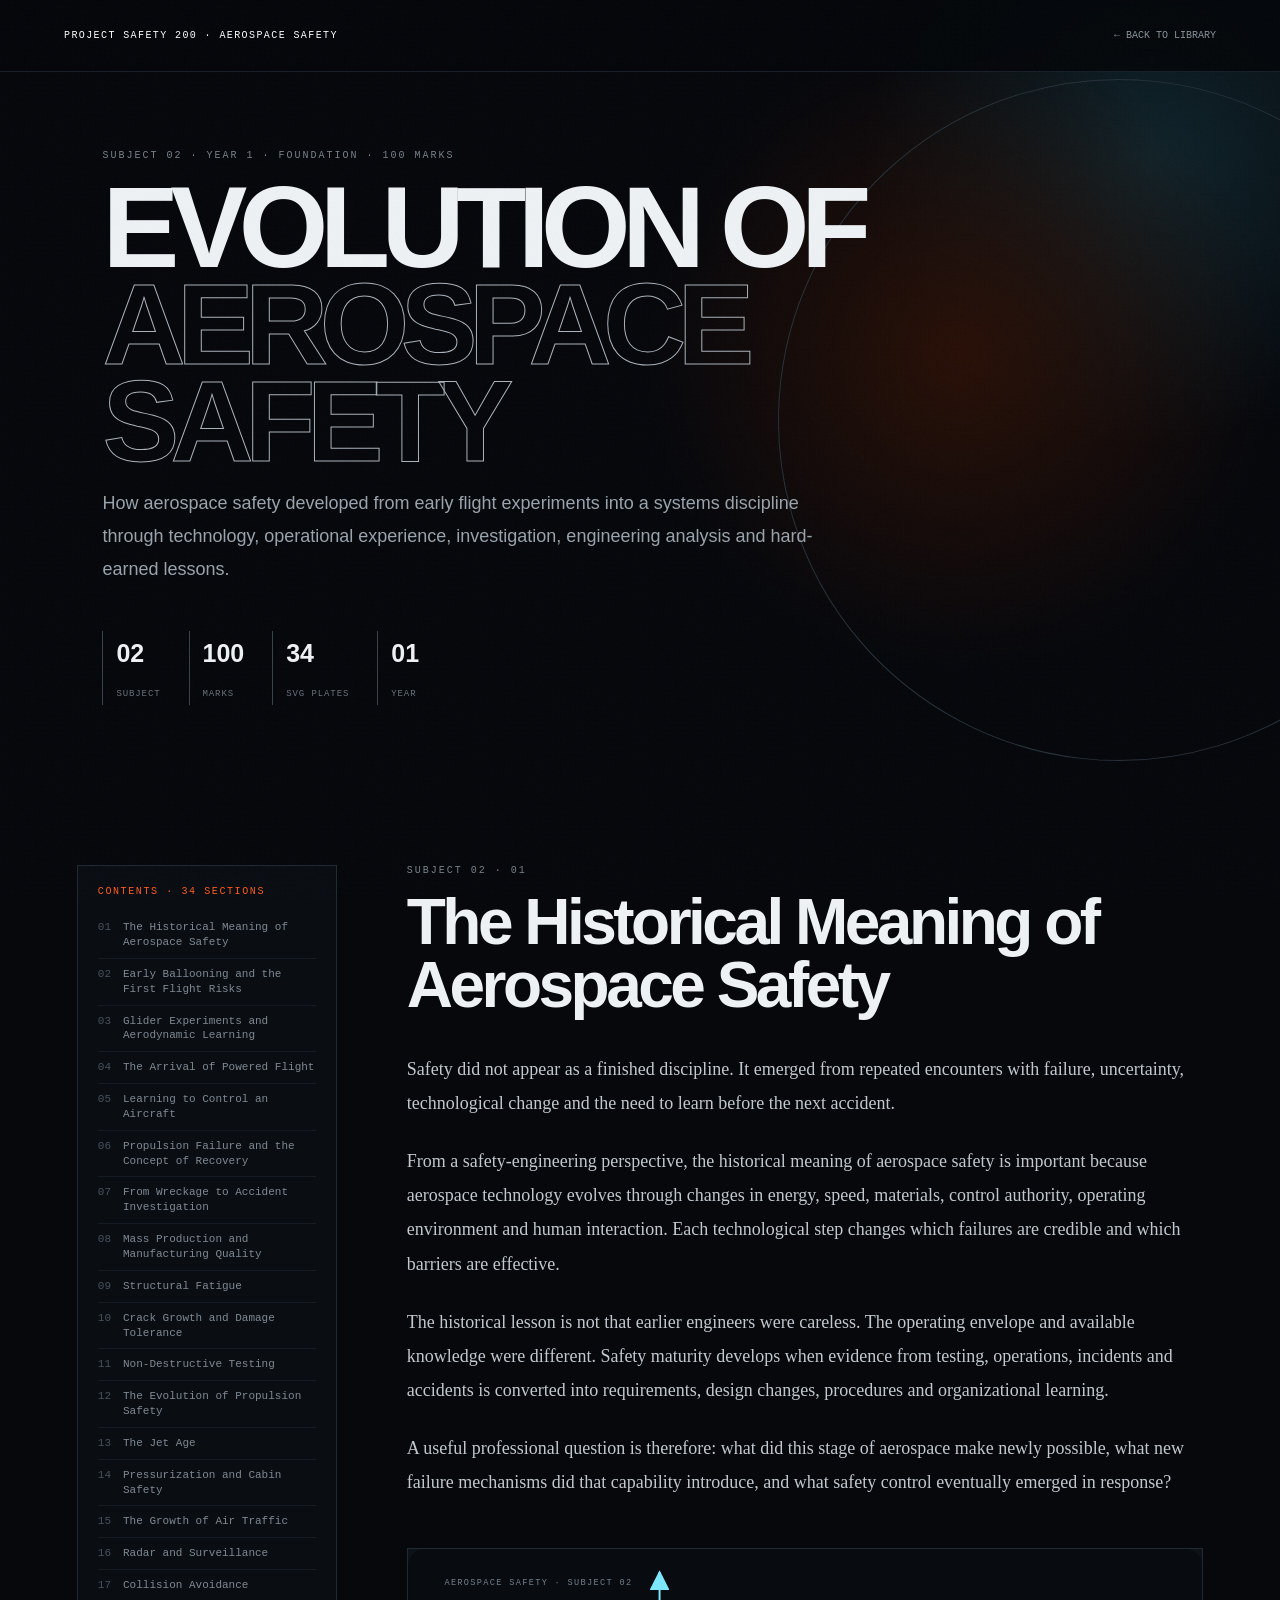
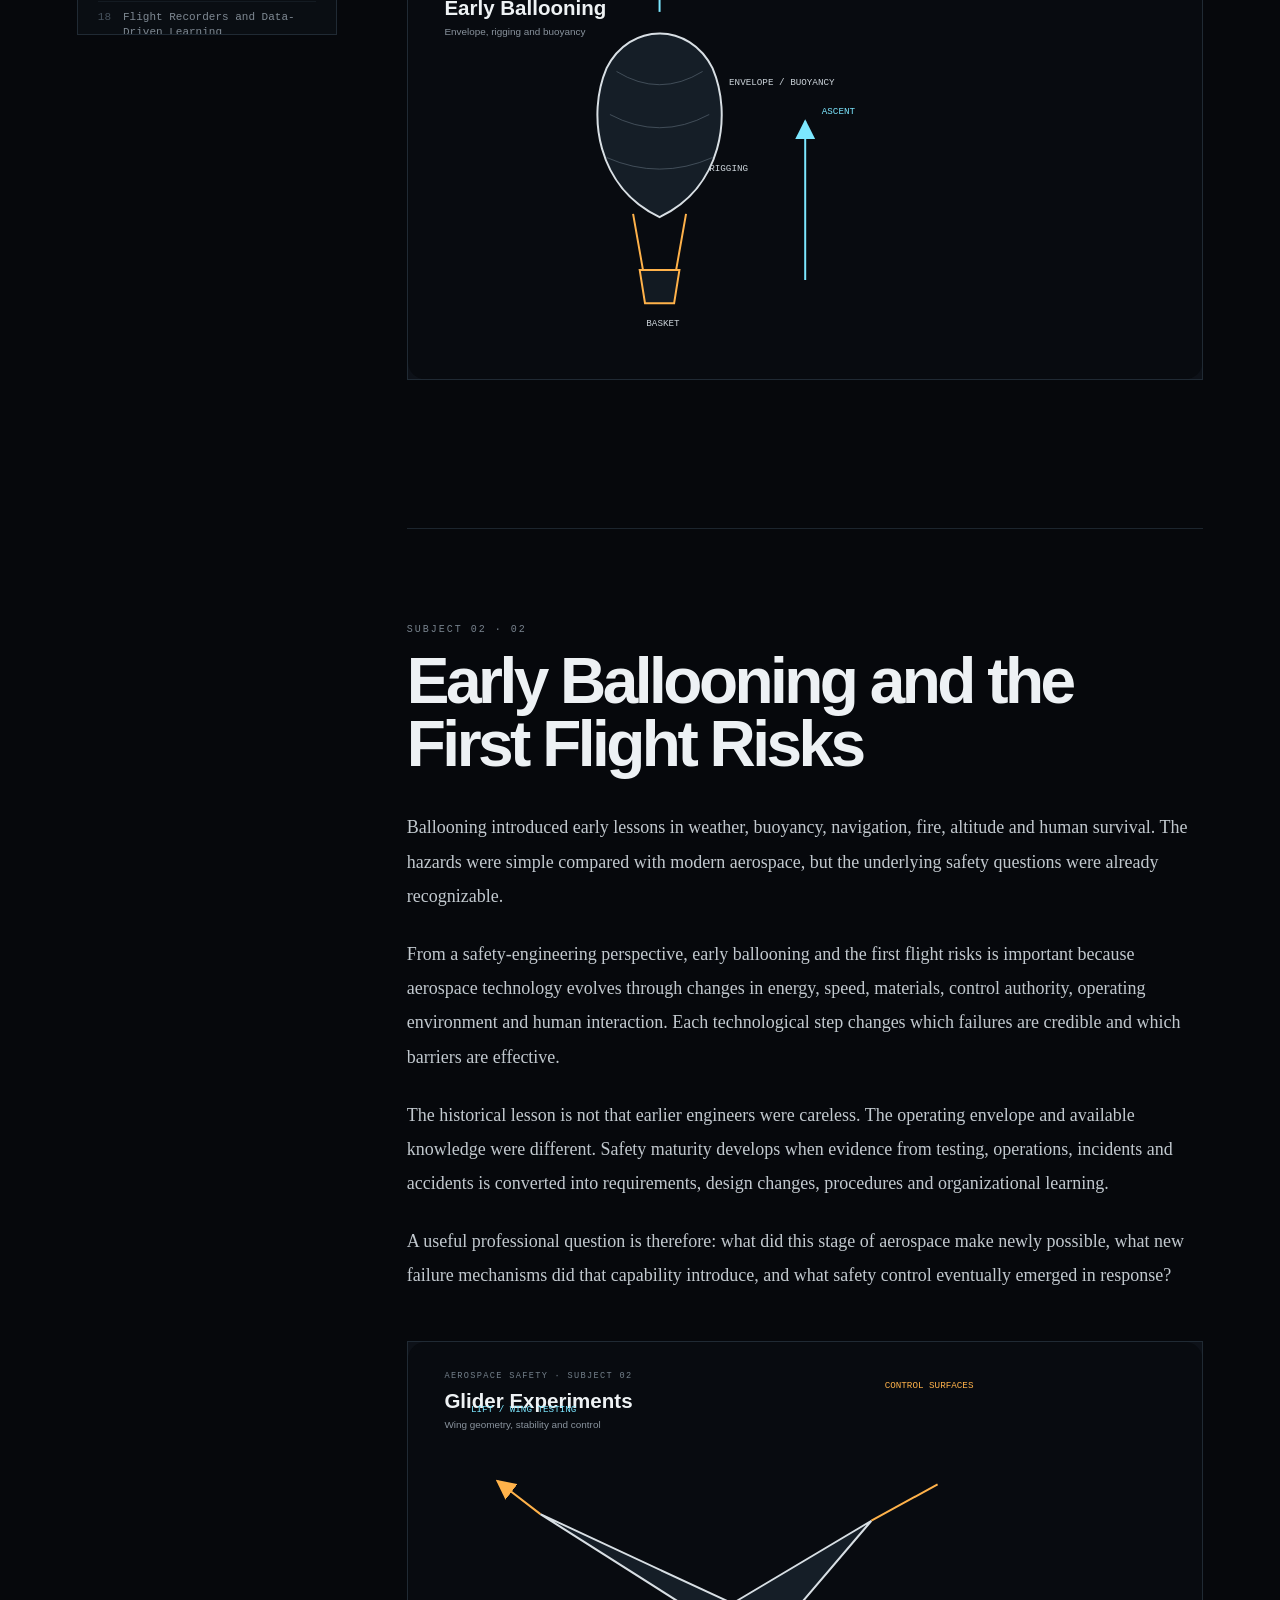
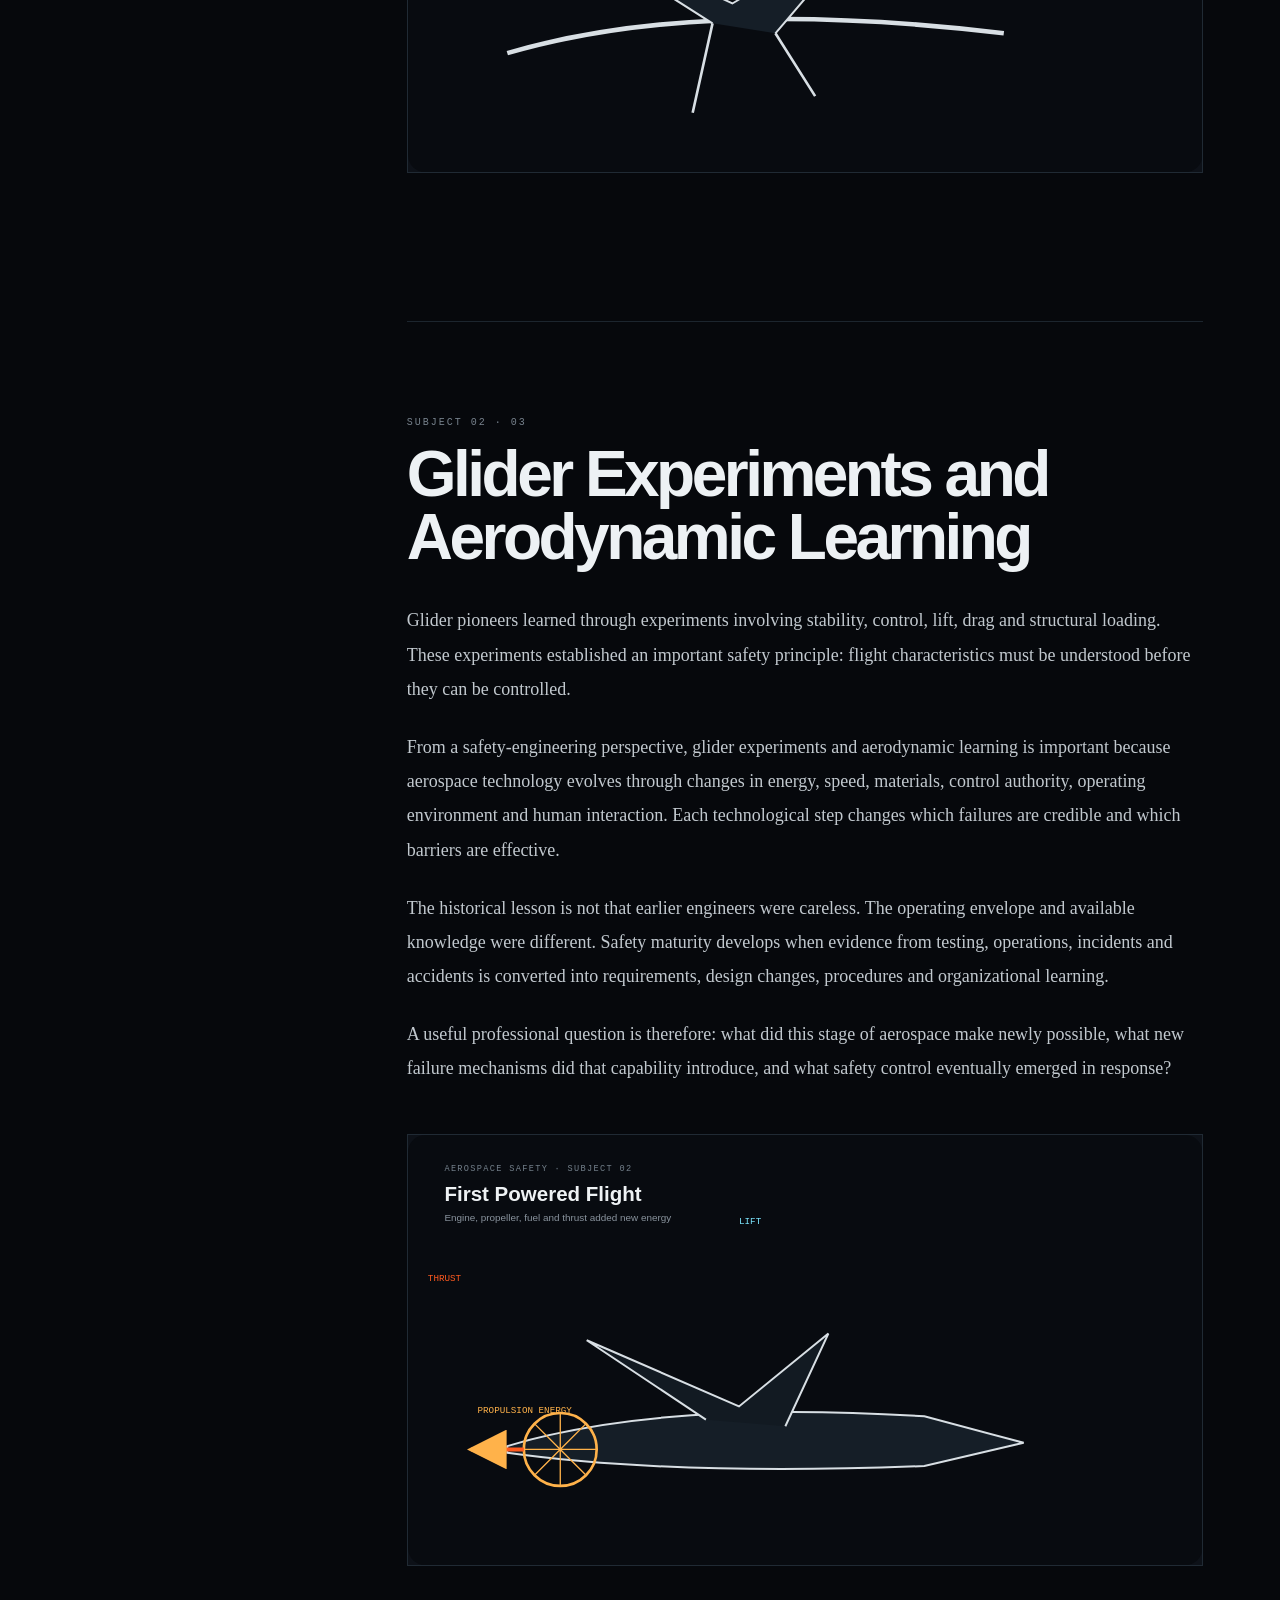
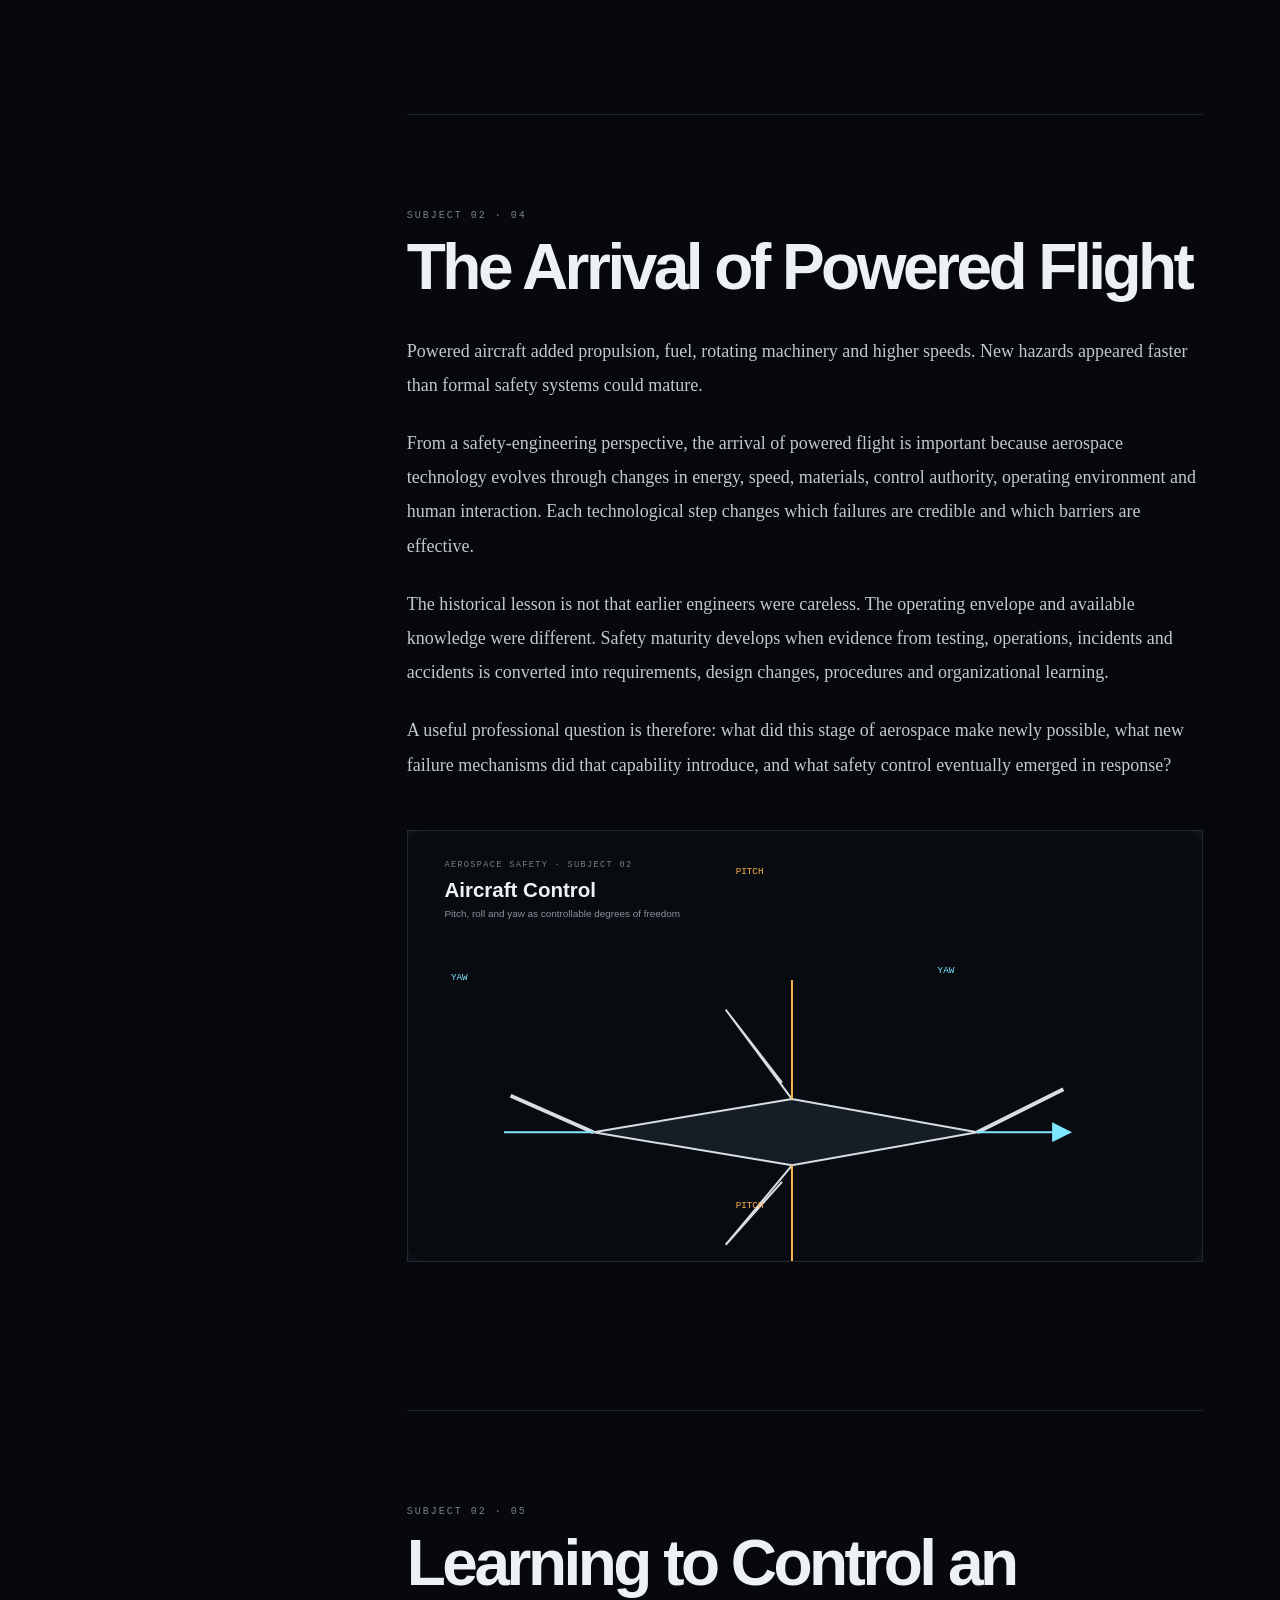
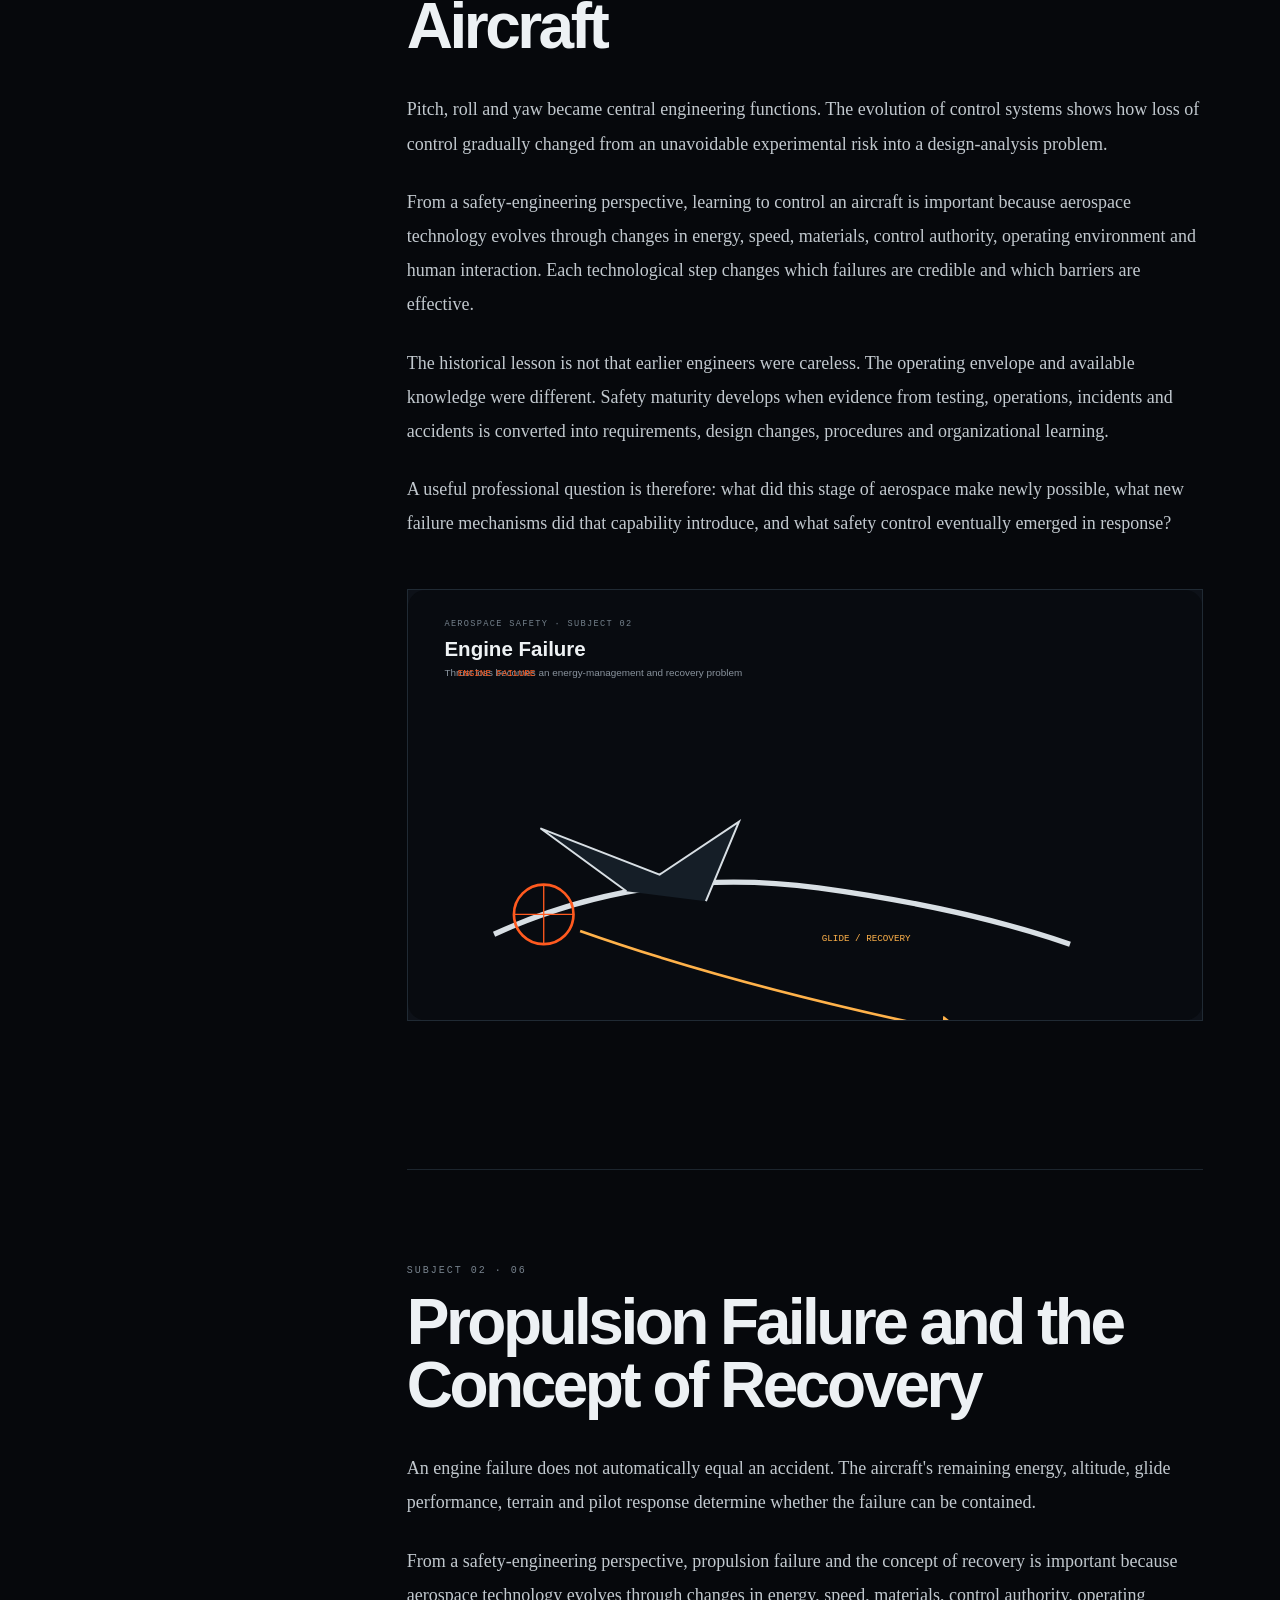
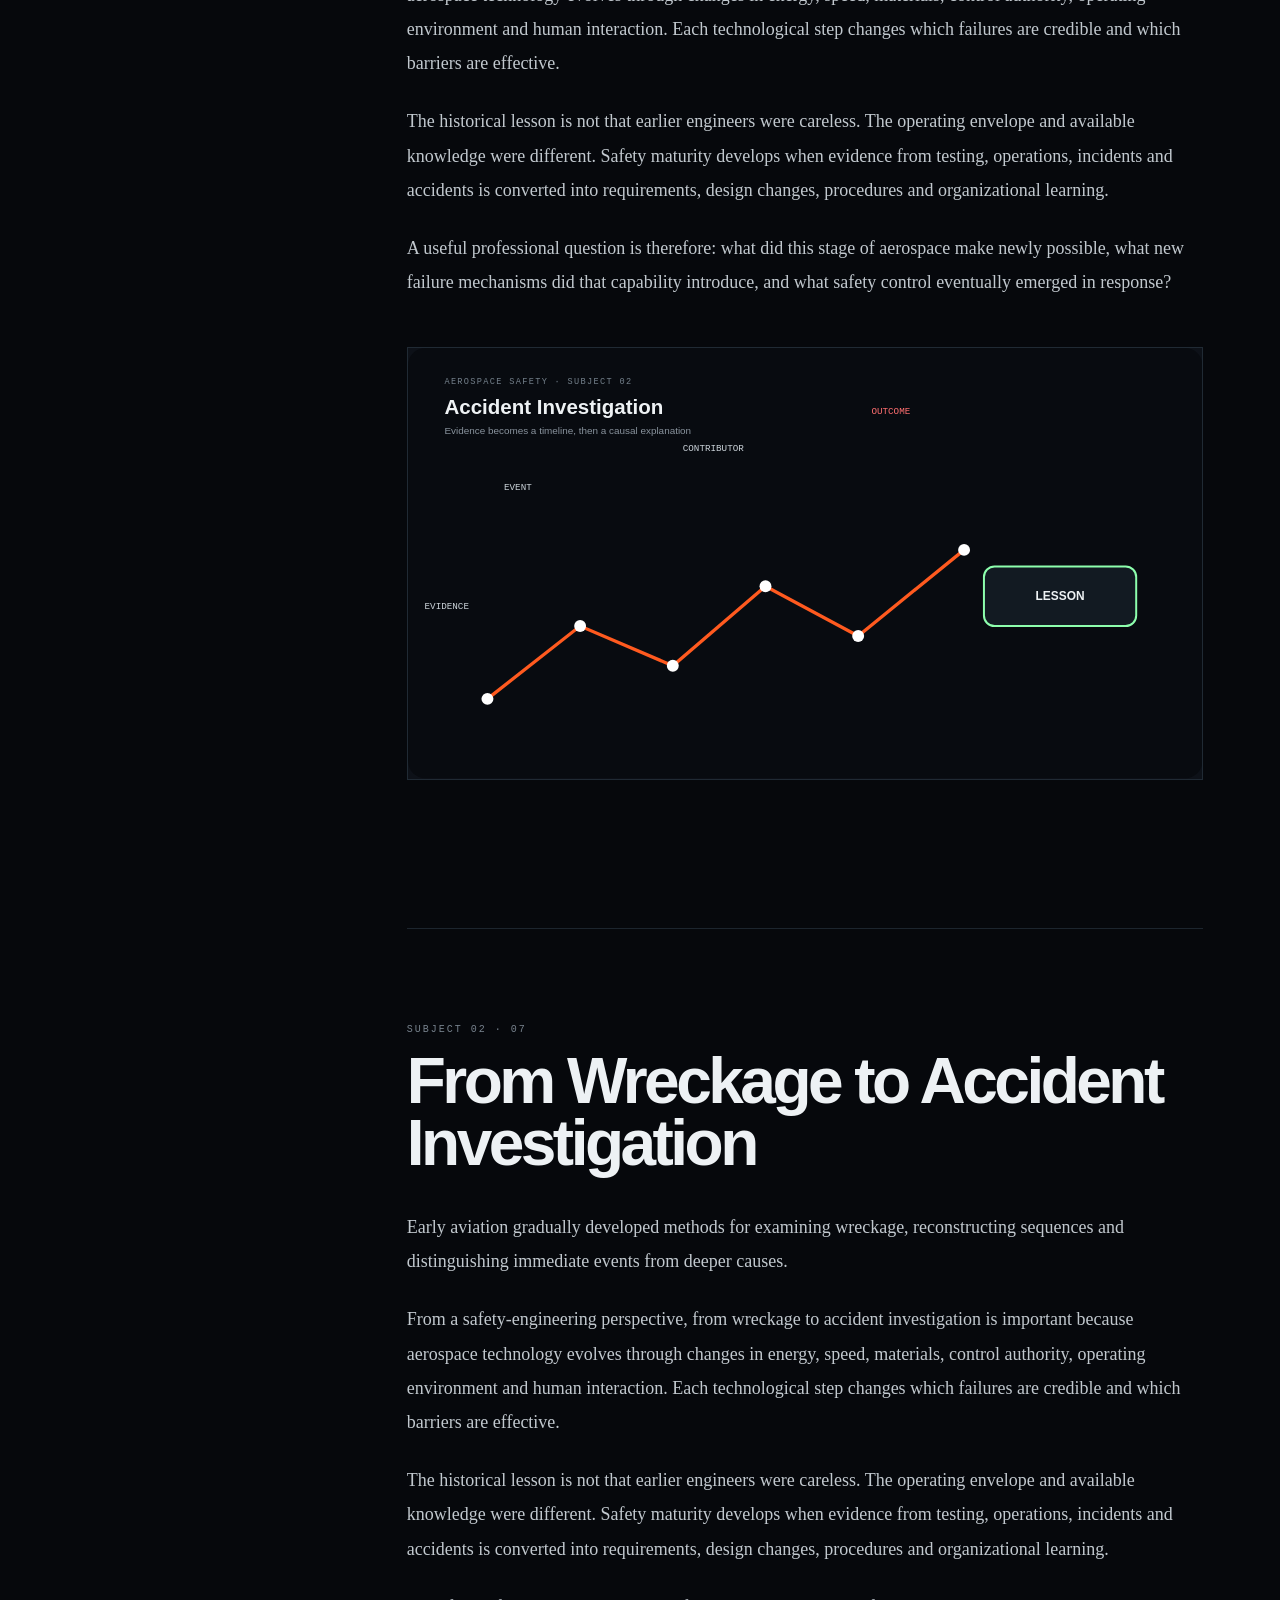
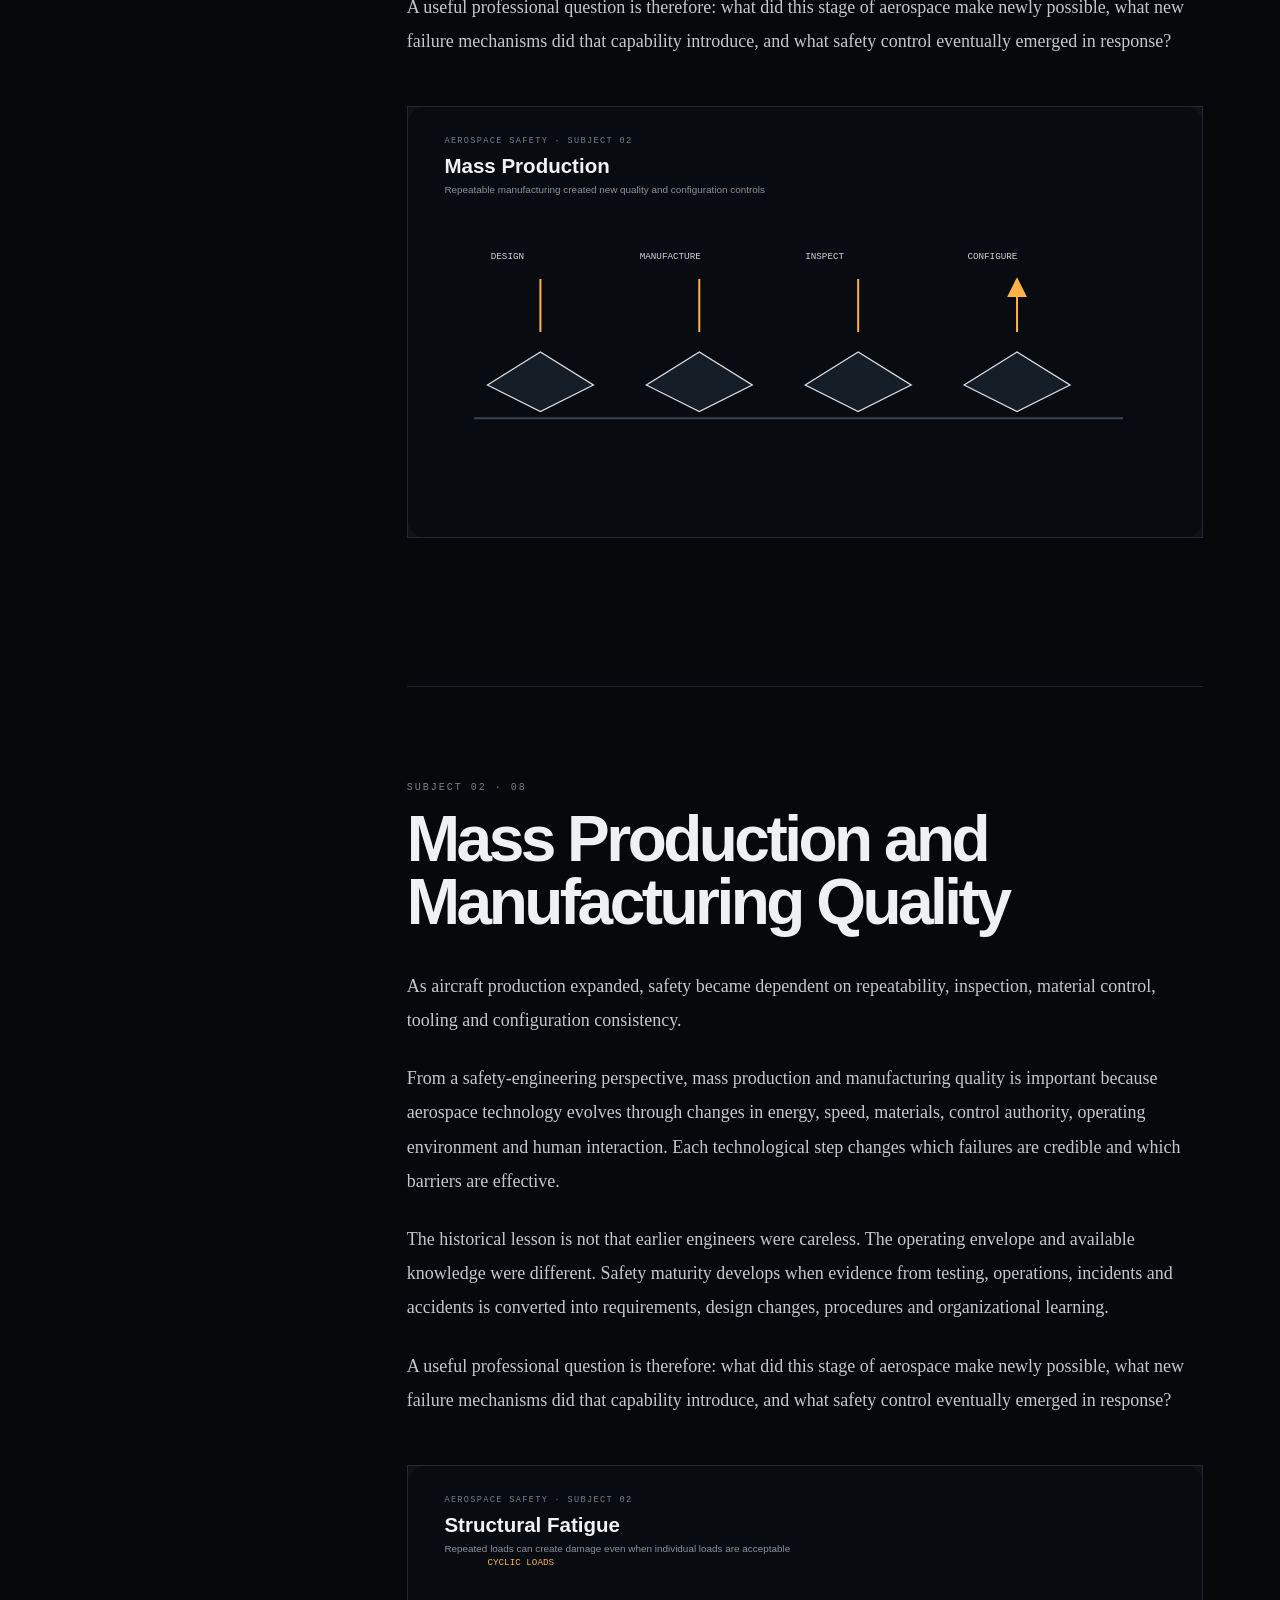
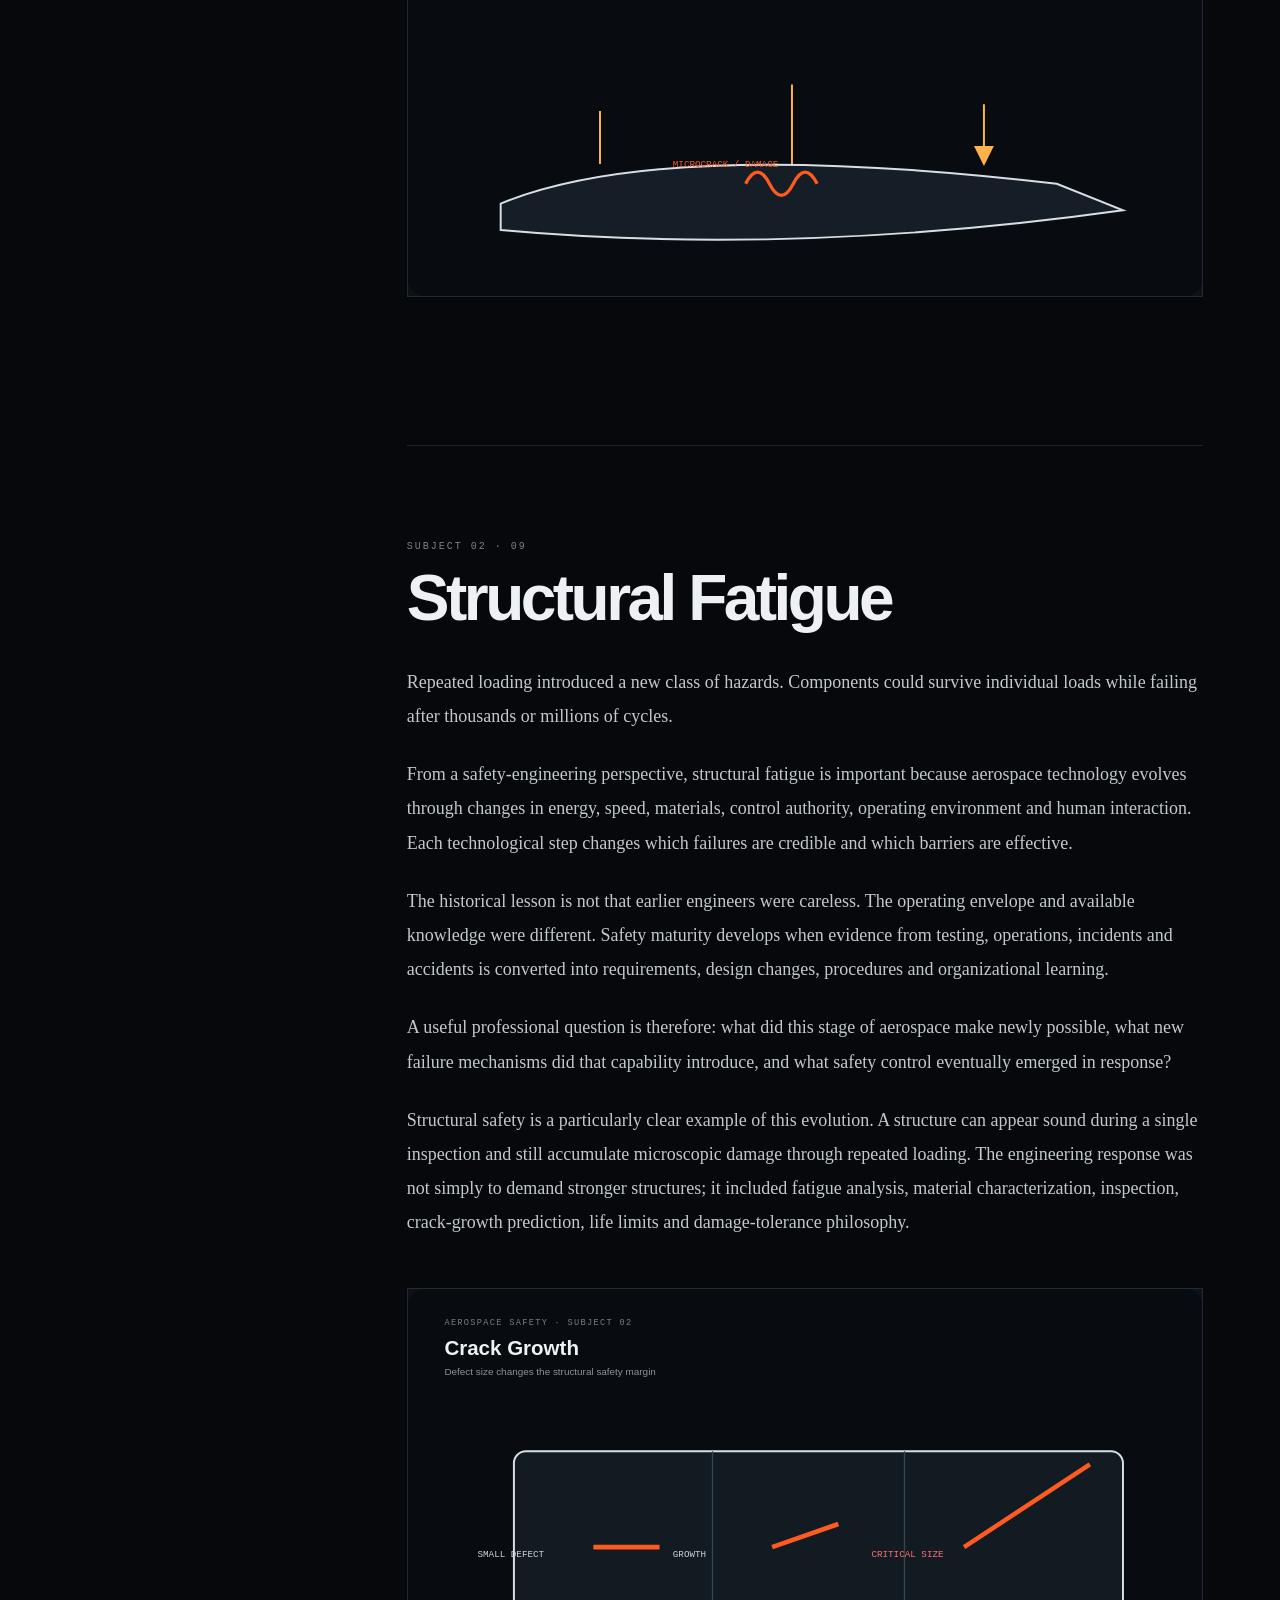
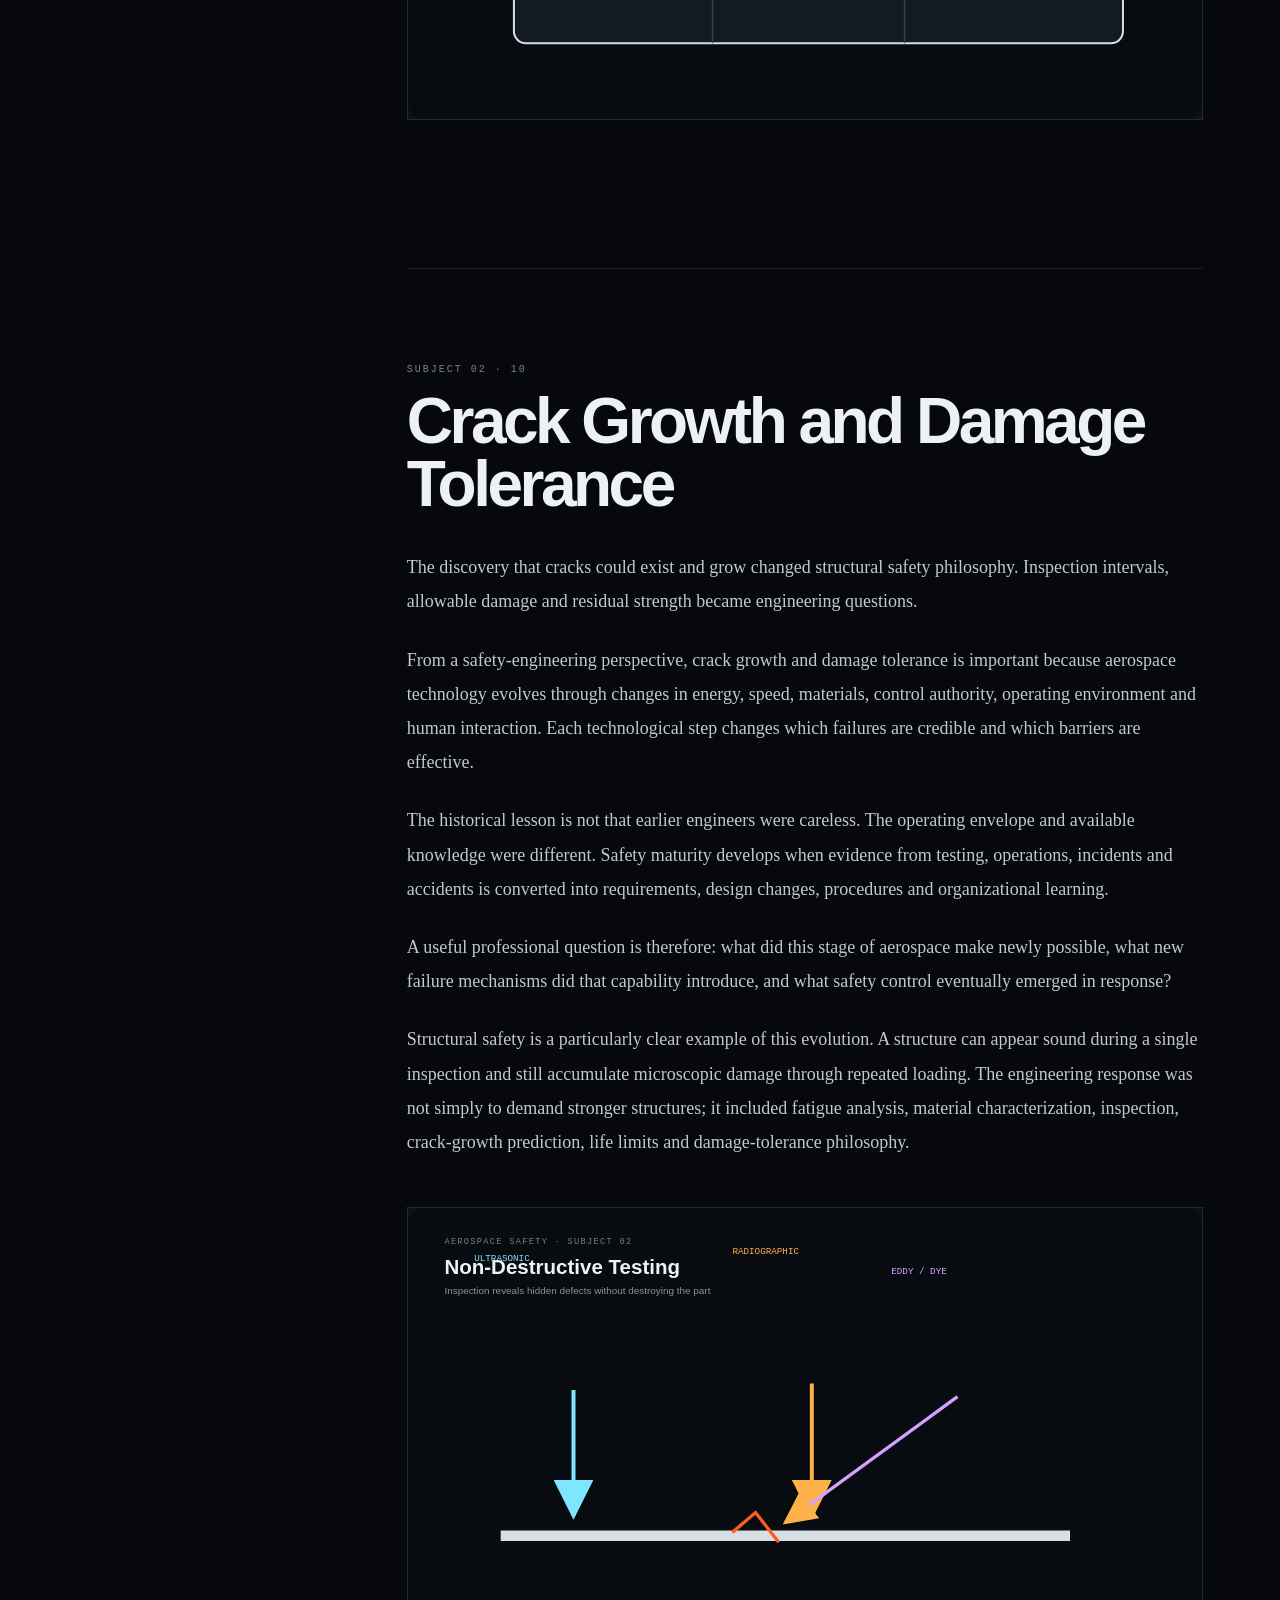
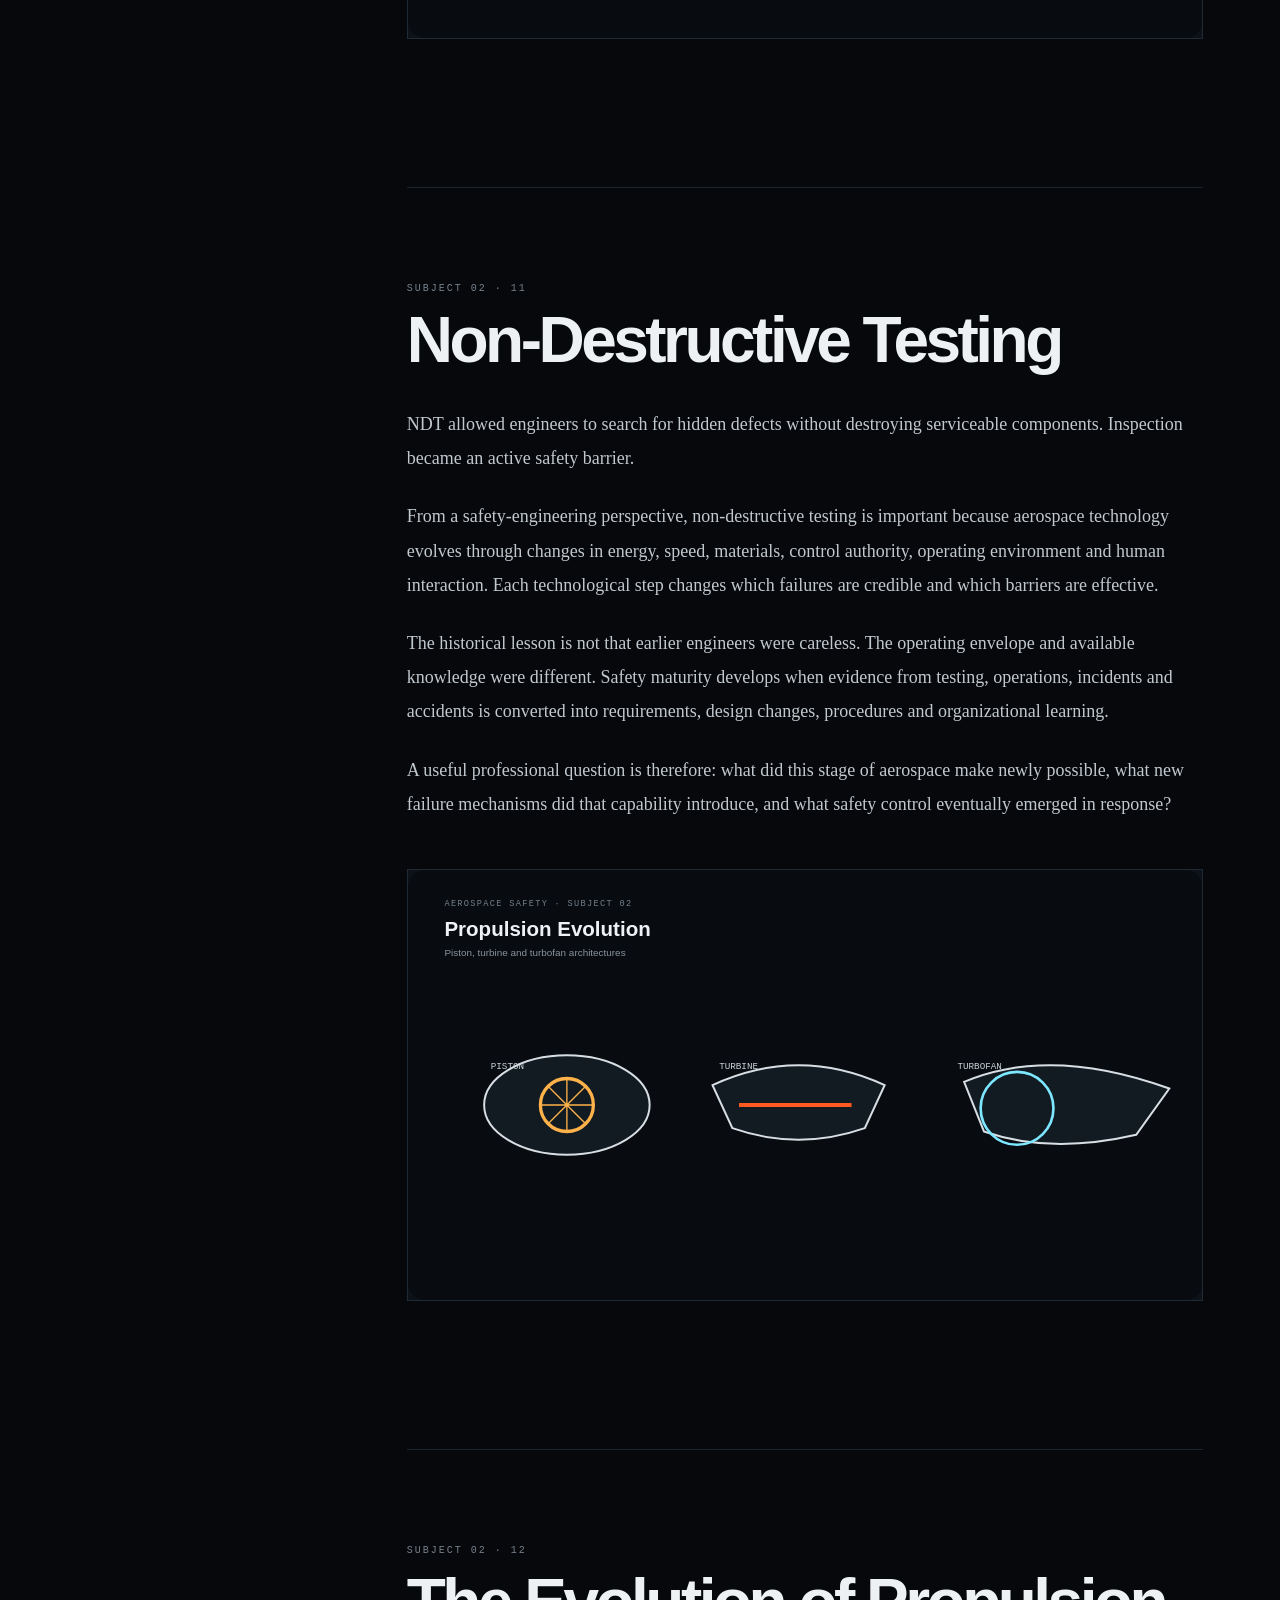
<file: sub2.html>
<!doctype html>
<html lang="en">
<head>
<meta charset="utf-8"><meta name="viewport" content="width=device-width,initial-scale=1">
<meta name="theme-color" content="#06080c">
<meta name="description" content="Subject 2 — Evolution of Aerospace Safety">
<title>Sub 2 — Evolution of Aerospace Safety</title>
<style>
:root{--bg:#06080c;--paper:#0c1117;--panel:#111822;--ink:#edf1f4;--muted:#89939d;--line:#26313b;--fire:#ff5a1f;--gold:#ffb24a;--cyan:#7ce7ff;--green:#8dffad}
*{box-sizing:border-box}html{scroll-behavior:smooth}body{margin:0;background:var(--bg);color:var(--ink);font-family:Inter,Arial,sans-serif;line-height:1.82}.grain{position:fixed;inset:0;pointer-events:none;opacity:.025;z-index:30;background-image:url("data:image/svg+xml,%3Csvg xmlns='http://www.w3.org/2000/svg' width='160' height='160'%3E%3Cfilter id='n'%3E%3CfeTurbulence baseFrequency='.8' numOctaves='4' stitchTiles='stitch'/%3E%3C/filter%3E%3Crect width='100%25' height='100%25' filter='url(%23n)'/%3E%3C/svg%3E")}
.nav{position:fixed;top:0;left:0;right:0;height:72px;z-index:20;background:#06080ce8;backdrop-filter:blur(16px);border-bottom:1px solid #172029;display:flex;justify-content:space-between;align-items:center;padding:0 5vw}.brand{color:#fff;text-decoration:none;font:10px monospace;letter-spacing:.14em}.brand b{color:var(--fire)}.back{color:#89939d;text-decoration:none;font:10px monospace}.back:hover{color:#fff}
.hero{min-height:82vh;padding:150px 8vw 80px;display:flex;align-items:flex-end;position:relative;overflow:hidden;background:radial-gradient(circle at 75% 45%,#291108 0,transparent 30%),radial-gradient(circle at 90% 20%,#10252c 0,transparent 22%)}.hero:after{content:"";position:absolute;width:680px;height:680px;border:1px solid #27323b;border-radius:50%;right:-180px;top:10%;transform:rotate(28deg)}.hero-content{position:relative;z-index:2;max-width:1000px}.eyebrow,.section-kicker{font:10px monospace;letter-spacing:.2em;color:#77828d}.hero h1{font-size:clamp(52px,9vw,130px);line-height:.84;letter-spacing:-.075em;margin:18px 0}.hero h1 em{font-style:normal;color:transparent;-webkit-text-stroke:1px #aab3bb}.hero p{max-width:760px;color:#9aa4ad;font-size:18px}.meta{display:flex;gap:28px;margin-top:45px;flex-wrap:wrap}.meta div{border-left:1px solid #39434d;padding-left:13px}.meta strong{display:block;font-size:25px}.meta span{font:9px monospace;color:#68737d;letter-spacing:.1em}
.layout{max-width:1450px;margin:auto;padding:80px 6vw;display:grid;grid-template-columns:260px minmax(0,1fr);gap:70px}.toc{position:sticky;top:100px;align-self:start;border:1px solid #202a34;background:#0a0e13;padding:20px;max-height:calc(100vh - 130px);overflow:auto}.toc-title{font:10px monospace;color:var(--fire);letter-spacing:.16em;margin-bottom:15px}.toc a{display:flex;gap:12px;padding:8px 0;color:#7f8993;text-decoration:none;font:11px/1.35 monospace;border-bottom:1px solid #141b22}.toc a span{color:#46515c}.toc a:hover{color:#fff}.reader{min-width:0}.reader section{padding:0 0 100px;margin-bottom:95px;border-bottom:1px solid #1c252e}.reader h2{font-size:clamp(34px,5vw,66px);line-height:.98;letter-spacing:-.055em;margin:15px 0 35px;max-width:900px}.reader p{font-family:Georgia,"Times New Roman",serif;font-size:18px;line-height:1.9;color:#c1c8ce;max-width:850px;margin:0 0 24px}.reader svg{display:block;width:100%;height:auto;margin:48px 0;border:1px solid #202a34;background:#0d1118}.assessment{background:linear-gradient(145deg,#111720,#0b0f14);padding:38px;border:1px solid #26313b}.assessment h2{margin-top:0}.footer{padding:40px 6vw;border-top:1px solid #172029;display:flex;justify-content:space-between;gap:20px;flex-wrap:wrap;font:9px monospace;color:#68737d;letter-spacing:.1em}.signature{color:#b8c0c7}.signature b{color:#fff}
@media(max-width:900px){.layout{display:block;padding:50px 6vw}.toc{position:relative;top:auto;max-height:300px;margin-bottom:55px}.hero{min-height:75vh;padding:140px 6vw 65px}.hero:after{right:-480px}.reader p{font-size:17px}.reader section{padding-bottom:70px;margin-bottom:70px}}
</style>
</head>
<body>
<div class="grain"></div>
<nav class="nav"><a class="brand" href="index.html">PROJECT SAFETY 200 · AEROSPACE SAFETY</a><a class="back" href="index.html">← BACK TO LIBRARY</a></nav>
<header class="hero">
<div class="hero-content">
<div class="eyebrow">SUBJECT 02 · YEAR 1 · FOUNDATION · 100 MARKS</div>
<h1>EVOLUTION OF<br><em>AEROSPACE SAFETY</em></h1>
<p>How aerospace safety developed from early flight experiments into a systems discipline through technology, operational experience, investigation, engineering analysis and hard-earned lessons.</p>
<div class="meta"><div><strong>02</strong><span>SUBJECT</span></div><div><strong>100</strong><span>MARKS</span></div><div><strong>34</strong><span>SVG PLATES</span></div><div><strong>01</strong><span>YEAR</span></div></div>
</div></header>
<div class="layout">
<aside class="toc"><div class="toc-title">CONTENTS · 34 SECTIONS</div><a href="#s1"><span>01</span>The Historical Meaning of Aerospace Safety</a>
<a href="#s2"><span>02</span>Early Ballooning and the First Flight Risks</a>
<a href="#s3"><span>03</span>Glider Experiments and Aerodynamic Learning</a>
<a href="#s4"><span>04</span>The Arrival of Powered Flight</a>
<a href="#s5"><span>05</span>Learning to Control an Aircraft</a>
<a href="#s6"><span>06</span>Propulsion Failure and the Concept of Recovery</a>
<a href="#s7"><span>07</span>From Wreckage to Accident Investigation</a>
<a href="#s8"><span>08</span>Mass Production and Manufacturing Quality</a>
<a href="#s9"><span>09</span>Structural Fatigue</a>
<a href="#s10"><span>10</span>Crack Growth and Damage Tolerance</a>
<a href="#s11"><span>11</span>Non-Destructive Testing</a>
<a href="#s12"><span>12</span>The Evolution of Propulsion Safety</a>
<a href="#s13"><span>13</span>The Jet Age</a>
<a href="#s14"><span>14</span>Pressurization and Cabin Safety</a>
<a href="#s15"><span>15</span>The Growth of Air Traffic</a>
<a href="#s16"><span>16</span>Radar and Surveillance</a>
<a href="#s17"><span>17</span>Collision Avoidance</a>
<a href="#s18"><span>18</span>Flight Recorders and Data-Driven Learning</a>
<a href="#s19"><span>19</span>Human Factors Enters Aerospace Safety</a>
<a href="#s20"><span>20</span>Crew Resource Management</a>
<a href="#s21"><span>21</span>Incident and Near-Miss Reporting</a>
<a href="#s22"><span>22</span>Failure Modes and Effects Analysis</a>
<a href="#s23"><span>23</span>Fault Tree Analysis</a>
<a href="#s24"><span>24</span>Event Tree Analysis</a>
<a href="#s25"><span>25</span>Redundancy and Independence</a>
<a href="#s26"><span>26</span>The Space Race and a New Safety Environment</a>
<a href="#s27"><span>27</span>Apollo 1 and the Consequences of Fire</a>
<a href="#s28"><span>28</span>Challenger and the Problem of Organizational Signals</a>
<a href="#s29"><span>29</span>Columbia and the Long Chain of Failure</a>
<a href="#s30"><span>30</span>Systems Safety Engineering</a>
<a href="#s31"><span>31</span>Safety Management Systems</a>
<a href="#s32"><span>32</span>From Reactive to Proactive Safety</a>
<a href="#s33"><span>33</span>Predictive Safety and Operational Data</a>
<a href="#s34"><span>34</span>Automation, Autonomy and the Future</a><a href="#exam"><span>EX</span>100-MARK EXAMINATION</a></aside>
<main class="reader"><section id="s1"><div class="section-kicker">SUBJECT 02 · 01</div><h2>The Historical Meaning of Aerospace Safety</h2><p>Safety did not appear as a finished discipline. It emerged from repeated encounters with failure, uncertainty, technological change and the need to learn before the next accident.</p><p>From a safety-engineering perspective, the historical meaning of aerospace safety is important because aerospace technology evolves through changes in energy, speed, materials, control authority, operating environment and human interaction. Each technological step changes which failures are credible and which barriers are effective.</p><p>The historical lesson is not that earlier engineers were careless. The operating envelope and available knowledge were different. Safety maturity develops when evidence from testing, operations, incidents and accidents is converted into requirements, design changes, procedures and organizational learning.</p><p>A useful professional question is therefore: what did this stage of aerospace make newly possible, what new failure mechanisms did that capability introduce, and what safety control eventually emerged in response?</p><svg xmlns="http://www.w3.org/2000/svg" viewBox="0 0 1200 650" role="img" aria-label="Early Ballooning"><title>Early Ballooning</title><desc>Envelope, rigging and buoyancy</desc>
<defs><marker id="a" markerWidth="10" markerHeight="10" refX="9" refY="5" orient="auto"><path d="M0 0L10 5L0 10z" fill="#ffb24a"/></marker><marker id="c" markerWidth="10" markerHeight="10" refX="9" refY="5" orient="auto"><path d="M0 0L10 5L0 10z" fill="#7ce7ff"/></marker></defs>
<rect width="1200" height="650" rx="26" fill="#080b10"/><text x="55" y="55" fill="#74808b" font-family="monospace" font-size="13" letter-spacing="2">AEROSPACE SAFETY · SUBJECT 02</text><text x="55" y="100" fill="#eef2f4" font-family="Arial" font-size="31" font-weight="700">Early Ballooning</text><text x="55" y="130" fill="#89939d" font-family="Arial" font-size="15">Envelope, rigging and buoyancy</text><path d="M300 180C270 250 285 360 380 405C475 360 490 250 460 180C425 110 335 110 300 180Z" fill="#151e27" stroke="#d8dfe4" stroke-width="3"/><path d="M315 185Q380 225 445 185M305 250Q380 290 455 250M300 315Q380 350 460 315" fill="none" stroke="#596673"/><path d="M340 400L355 485M420 400L405 485M350 485H410L402 535H358Z" fill="#121a22" stroke="#ffb24a" stroke-width="3"/><path d="M380 95V35" stroke="#7ce7ff" stroke-width="3" marker-end="url(#c)"/><path d="M600 500V260" stroke="#7ce7ff" stroke-width="3" marker-end="url(#c)"/><text x="485" y="205" text-anchor="start" fill="#cbd3d9" font-family="monospace" font-size="14">ENVELOPE / BUOYANCY</text><text x="455" y="335" text-anchor="start" fill="#cbd3d9" font-family="monospace" font-size="14">RIGGING</text><text x="360" y="570" text-anchor="start" fill="#cbd3d9" font-family="monospace" font-size="14">BASKET</text><text x="625" y="250" text-anchor="start" fill="#7ce7ff" font-family="monospace" font-size="14">ASCENT</text></svg></section><section id="s2"><div class="section-kicker">SUBJECT 02 · 02</div><h2>Early Ballooning and the First Flight Risks</h2><p>Ballooning introduced early lessons in weather, buoyancy, navigation, fire, altitude and human survival. The hazards were simple compared with modern aerospace, but the underlying safety questions were already recognizable.</p><p>From a safety-engineering perspective, early ballooning and the first flight risks is important because aerospace technology evolves through changes in energy, speed, materials, control authority, operating environment and human interaction. Each technological step changes which failures are credible and which barriers are effective.</p><p>The historical lesson is not that earlier engineers were careless. The operating envelope and available knowledge were different. Safety maturity develops when evidence from testing, operations, incidents and accidents is converted into requirements, design changes, procedures and organizational learning.</p><p>A useful professional question is therefore: what did this stage of aerospace make newly possible, what new failure mechanisms did that capability introduce, and what safety control eventually emerged in response?</p><svg xmlns="http://www.w3.org/2000/svg" viewBox="0 0 1200 650" role="img" aria-label="Glider Experiments"><title>Glider Experiments</title><desc>Wing geometry, stability and control</desc>
<defs><marker id="a" markerWidth="10" markerHeight="10" refX="9" refY="5" orient="auto"><path d="M0 0L10 5L0 10z" fill="#ffb24a"/></marker><marker id="c" markerWidth="10" markerHeight="10" refX="9" refY="5" orient="auto"><path d="M0 0L10 5L0 10z" fill="#7ce7ff"/></marker></defs>
<rect width="1200" height="650" rx="26" fill="#080b10"/><text x="55" y="55" fill="#74808b" font-family="monospace" font-size="13" letter-spacing="2">AEROSPACE SAFETY · SUBJECT 02</text><text x="55" y="100" fill="#eef2f4" font-family="Arial" font-size="31" font-weight="700">Glider Experiments</text><text x="55" y="130" fill="#89939d" font-family="Arial" font-size="15">Wing geometry, stability and control</text><g transform="translate(80 140)"><path d="M70 330Q360 245 820 300" fill="none" stroke="#d8dfe4" stroke-width="7"/><path d="M380 285L120 120L410 255L620 130L475 300" fill="#151e27" stroke="#d8dfe4" stroke-width="3"/><path d="M380 285L350 420M475 300L535 395" stroke="#d8dfe4" stroke-width="4"/><path d="M620 130L720 75M120 120L55 70" stroke="#ffb24a" stroke-width="3" marker-end="url(#a)"/></g><text x="95" y="105" text-anchor="start" fill="#7ce7ff" font-family="monospace" font-size="14">LIFT / WING TESTING</text><text x="720" y="70" text-anchor="start" fill="#ffb24a" font-family="monospace" font-size="14">CONTROL SURFACES</text></svg></section><section id="s3"><div class="section-kicker">SUBJECT 02 · 03</div><h2>Glider Experiments and Aerodynamic Learning</h2><p>Glider pioneers learned through experiments involving stability, control, lift, drag and structural loading. These experiments established an important safety principle: flight characteristics must be understood before they can be controlled.</p><p>From a safety-engineering perspective, glider experiments and aerodynamic learning is important because aerospace technology evolves through changes in energy, speed, materials, control authority, operating environment and human interaction. Each technological step changes which failures are credible and which barriers are effective.</p><p>The historical lesson is not that earlier engineers were careless. The operating envelope and available knowledge were different. Safety maturity develops when evidence from testing, operations, incidents and accidents is converted into requirements, design changes, procedures and organizational learning.</p><p>A useful professional question is therefore: what did this stage of aerospace make newly possible, what new failure mechanisms did that capability introduce, and what safety control eventually emerged in response?</p><svg xmlns="http://www.w3.org/2000/svg" viewBox="0 0 1200 650" role="img" aria-label="First Powered Flight"><title>First Powered Flight</title><desc>Engine, propeller, fuel and thrust added new energy</desc>
<defs><marker id="a" markerWidth="10" markerHeight="10" refX="9" refY="5" orient="auto"><path d="M0 0L10 5L0 10z" fill="#ffb24a"/></marker><marker id="c" markerWidth="10" markerHeight="10" refX="9" refY="5" orient="auto"><path d="M0 0L10 5L0 10z" fill="#7ce7ff"/></marker></defs>
<rect width="1200" height="650" rx="26" fill="#080b10"/><text x="55" y="55" fill="#74808b" font-family="monospace" font-size="13" letter-spacing="2">AEROSPACE SAFETY · SUBJECT 02</text><text x="55" y="100" fill="#eef2f4" font-family="Arial" font-size="31" font-weight="700">First Powered Flight</text><text x="55" y="130" fill="#89939d" font-family="Arial" font-size="15">Engine, propeller, fuel and thrust added new energy</text><g transform="translate(80 155)"><path d="M70 315Q300 245 700 270L850 310L700 345Q320 360 70 325Z" fill="#151e27" stroke="#d8dfe4" stroke-width="3"/><path d="M370 275L190 155L420 255L555 145L490 285" fill="#121a22" stroke="#d8dfe4" stroke-width="3"/><circle cx="150" cy="320" r="55" fill="none" stroke="#ffb24a" stroke-width="4"/><path d="M150 265V375M95 320H205M111 281L189 359M189 281L111 359" stroke="#ffb24a" stroke-width="2"/><path d="M95 320H15" stroke="#ff5a1f" stroke-width="6" marker-end="url(#a)"/></g><text x="30" y="220" text-anchor="start" fill="#ff5a1f" font-family="monospace" font-size="14">THRUST</text><text x="500" y="135" text-anchor="start" fill="#7ce7ff" font-family="monospace" font-size="14">LIFT</text><text x="105" y="420" text-anchor="start" fill="#ffb24a" font-family="monospace" font-size="14">PROPULSION ENERGY</text></svg></section><section id="s4"><div class="section-kicker">SUBJECT 02 · 04</div><h2>The Arrival of Powered Flight</h2><p>Powered aircraft added propulsion, fuel, rotating machinery and higher speeds. New hazards appeared faster than formal safety systems could mature.</p><p>From a safety-engineering perspective, the arrival of powered flight is important because aerospace technology evolves through changes in energy, speed, materials, control authority, operating environment and human interaction. Each technological step changes which failures are credible and which barriers are effective.</p><p>The historical lesson is not that earlier engineers were careless. The operating envelope and available knowledge were different. Safety maturity develops when evidence from testing, operations, incidents and accidents is converted into requirements, design changes, procedures and organizational learning.</p><p>A useful professional question is therefore: what did this stage of aerospace make newly possible, what new failure mechanisms did that capability introduce, and what safety control eventually emerged in response?</p><svg xmlns="http://www.w3.org/2000/svg" viewBox="0 0 1200 650" role="img" aria-label="Aircraft Control"><title>Aircraft Control</title><desc>Pitch, roll and yaw as controllable degrees of freedom</desc>
<defs><marker id="a" markerWidth="10" markerHeight="10" refX="9" refY="5" orient="auto"><path d="M0 0L10 5L0 10z" fill="#ffb24a"/></marker><marker id="c" markerWidth="10" markerHeight="10" refX="9" refY="5" orient="auto"><path d="M0 0L10 5L0 10z" fill="#7ce7ff"/></marker></defs>
<rect width="1200" height="650" rx="26" fill="#080b10"/><text x="55" y="55" fill="#74808b" font-family="monospace" font-size="13" letter-spacing="2">AEROSPACE SAFETY · SUBJECT 02</text><text x="55" y="100" fill="#eef2f4" font-family="Arial" font-size="31" font-weight="700">Aircraft Control</text><text x="55" y="130" fill="#89939d" font-family="Arial" font-size="15">Pitch, roll and yaw as controllable degrees of freedom</text><g transform="translate(100 155)"><path d="M180 300L480 250L760 300L480 350Z" fill="#151e27" stroke="#d8dfe4" stroke-width="3"/><path d="M480 250L380 115L465 225M480 350L380 470L465 375" fill="#121a22" stroke="#d8dfe4" stroke-width="3"/><path d="M180 300L55 245M760 300L890 235" stroke="#d8dfe4" stroke-width="6"/><path d="M480 250V70M480 350V535" stroke="#ffb24a" stroke-width="3" marker-end="url(#a)"/><path d="M180 300H45M760 300H900" stroke="#7ce7ff" stroke-width="3" marker-end="url(#c)"/></g><text x="495" y="65" text-anchor="start" fill="#ffb24a" font-family="monospace" font-size="14">PITCH</text><text x="495" y="570" text-anchor="start" fill="#ffb24a" font-family="monospace" font-size="14">PITCH</text><text x="65" y="225" text-anchor="start" fill="#7ce7ff" font-family="monospace" font-size="14">YAW</text><text x="800" y="215" text-anchor="start" fill="#7ce7ff" font-family="monospace" font-size="14">YAW</text></svg></section><section id="s5"><div class="section-kicker">SUBJECT 02 · 05</div><h2>Learning to Control an Aircraft</h2><p>Pitch, roll and yaw became central engineering functions. The evolution of control systems shows how loss of control gradually changed from an unavoidable experimental risk into a design-analysis problem.</p><p>From a safety-engineering perspective, learning to control an aircraft is important because aerospace technology evolves through changes in energy, speed, materials, control authority, operating environment and human interaction. Each technological step changes which failures are credible and which barriers are effective.</p><p>The historical lesson is not that earlier engineers were careless. The operating envelope and available knowledge were different. Safety maturity develops when evidence from testing, operations, incidents and accidents is converted into requirements, design changes, procedures and organizational learning.</p><p>A useful professional question is therefore: what did this stage of aerospace make newly possible, what new failure mechanisms did that capability introduce, and what safety control eventually emerged in response?</p><svg xmlns="http://www.w3.org/2000/svg" viewBox="0 0 1200 650" role="img" aria-label="Engine Failure"><title>Engine Failure</title><desc>Thrust loss becomes an energy-management and recovery problem</desc>
<defs><marker id="a" markerWidth="10" markerHeight="10" refX="9" refY="5" orient="auto"><path d="M0 0L10 5L0 10z" fill="#ffb24a"/></marker><marker id="c" markerWidth="10" markerHeight="10" refX="9" refY="5" orient="auto"><path d="M0 0L10 5L0 10z" fill="#7ce7ff"/></marker></defs>
<rect width="1200" height="650" rx="26" fill="#080b10"/><text x="55" y="55" fill="#74808b" font-family="monospace" font-size="13" letter-spacing="2">AEROSPACE SAFETY · SUBJECT 02</text><text x="55" y="100" fill="#eef2f4" font-family="Arial" font-size="31" font-weight="700">Engine Failure</text><text x="55" y="130" fill="#89939d" font-family="Arial" font-size="15">Thrust loss becomes an energy-management and recovery problem</text><g transform="translate(80 170)"><path d="M50 350Q280 245 540 280Q760 310 920 365" fill="none" stroke="#d8dfe4" stroke-width="8"/><path d="M250 285L120 190L300 260L420 180L370 300" fill="#151e27" stroke="#d8dfe4" stroke-width="3"/><circle cx="125" cy="320" r="45" fill="none" stroke="#ff5a1f" stroke-width="4"/><path d="M125 275V365M80 320H170" stroke="#ff5a1f" stroke-width="2"/><path d="M180 345Q420 430 760 500" fill="none" stroke="#ffb24a" stroke-width="4" marker-end="url(#a)"/></g><text x="75" y="130" text-anchor="start" fill="#ff5a1f" font-family="monospace" font-size="14">ENGINE FAILURE</text><text x="625" y="530" text-anchor="start" fill="#ffb24a" font-family="monospace" font-size="14">GLIDE / RECOVERY</text></svg></section><section id="s6"><div class="section-kicker">SUBJECT 02 · 06</div><h2>Propulsion Failure and the Concept of Recovery</h2><p>An engine failure does not automatically equal an accident. The aircraft&#x27;s remaining energy, altitude, glide performance, terrain and pilot response determine whether the failure can be contained.</p><p>From a safety-engineering perspective, propulsion failure and the concept of recovery is important because aerospace technology evolves through changes in energy, speed, materials, control authority, operating environment and human interaction. Each technological step changes which failures are credible and which barriers are effective.</p><p>The historical lesson is not that earlier engineers were careless. The operating envelope and available knowledge were different. Safety maturity develops when evidence from testing, operations, incidents and accidents is converted into requirements, design changes, procedures and organizational learning.</p><p>A useful professional question is therefore: what did this stage of aerospace make newly possible, what new failure mechanisms did that capability introduce, and what safety control eventually emerged in response?</p><svg xmlns="http://www.w3.org/2000/svg" viewBox="0 0 1200 650" role="img" aria-label="Accident Investigation"><title>Accident Investigation</title><desc>Evidence becomes a timeline, then a causal explanation</desc>
<defs><marker id="a" markerWidth="10" markerHeight="10" refX="9" refY="5" orient="auto"><path d="M0 0L10 5L0 10z" fill="#ffb24a"/></marker><marker id="c" markerWidth="10" markerHeight="10" refX="9" refY="5" orient="auto"><path d="M0 0L10 5L0 10z" fill="#7ce7ff"/></marker></defs>
<rect width="1200" height="650" rx="26" fill="#080b10"/><text x="55" y="55" fill="#74808b" font-family="monospace" font-size="13" letter-spacing="2">AEROSPACE SAFETY · SUBJECT 02</text><text x="55" y="100" fill="#eef2f4" font-family="Arial" font-size="31" font-weight="700">Accident Investigation</text><text x="55" y="130" fill="#89939d" font-family="Arial" font-size="15">Evidence becomes a timeline, then a causal explanation</text><g transform="translate(80 180)"><path d="M40 350L180 240L320 300L460 180L600 255L760 125" fill="none" stroke="#ff5a1f" stroke-width="5"/><g fill="#fff"><circle cx="40" cy="350" r="9"/><circle cx="180" cy="240" r="9"/><circle cx="320" cy="300" r="9"/><circle cx="460" cy="180" r="9"/><circle cx="600" cy="255" r="9"/><circle cx="760" cy="125" r="9"/></g></g><text x="25" y="395" text-anchor="start" fill="#cbd3d9" font-family="monospace" font-size="14">EVIDENCE</text><text x="145" y="215" text-anchor="start" fill="#cbd3d9" font-family="monospace" font-size="14">EVENT</text><text x="415" y="155" text-anchor="start" fill="#cbd3d9" font-family="monospace" font-size="14">CONTRIBUTOR</text><text x="700" y="100" text-anchor="start" fill="#ff6f70" font-family="monospace" font-size="14">OUTCOME</text><rect x="870" y="330" width="230" height="90" rx="16" fill="#121a22" stroke="#8dffad" stroke-width="3"/><text x="985.0" y="381.0" text-anchor="middle" fill="#eef2f4" font-family="Arial" font-size="18" font-weight="700">LESSON</text></svg></section><section id="s7"><div class="section-kicker">SUBJECT 02 · 07</div><h2>From Wreckage to Accident Investigation</h2><p>Early aviation gradually developed methods for examining wreckage, reconstructing sequences and distinguishing immediate events from deeper causes.</p><p>From a safety-engineering perspective, from wreckage to accident investigation is important because aerospace technology evolves through changes in energy, speed, materials, control authority, operating environment and human interaction. Each technological step changes which failures are credible and which barriers are effective.</p><p>The historical lesson is not that earlier engineers were careless. The operating envelope and available knowledge were different. Safety maturity develops when evidence from testing, operations, incidents and accidents is converted into requirements, design changes, procedures and organizational learning.</p><p>A useful professional question is therefore: what did this stage of aerospace make newly possible, what new failure mechanisms did that capability introduce, and what safety control eventually emerged in response?</p><svg xmlns="http://www.w3.org/2000/svg" viewBox="0 0 1200 650" role="img" aria-label="Mass Production"><title>Mass Production</title><desc>Repeatable manufacturing created new quality and configuration controls</desc>
<defs><marker id="a" markerWidth="10" markerHeight="10" refX="9" refY="5" orient="auto"><path d="M0 0L10 5L0 10z" fill="#ffb24a"/></marker><marker id="c" markerWidth="10" markerHeight="10" refX="9" refY="5" orient="auto"><path d="M0 0L10 5L0 10z" fill="#7ce7ff"/></marker></defs>
<rect width="1200" height="650" rx="26" fill="#080b10"/><text x="55" y="55" fill="#74808b" font-family="monospace" font-size="13" letter-spacing="2">AEROSPACE SAFETY · SUBJECT 02</text><text x="55" y="100" fill="#eef2f4" font-family="Arial" font-size="31" font-weight="700">Mass Production</text><text x="55" y="130" fill="#89939d" font-family="Arial" font-size="15">Repeatable manufacturing created new quality and configuration controls</text><path d="M100 470H1080" stroke="#39444f" stroke-width="3"/><g fill="#151e27" stroke="#d8dfe4" stroke-width="2"><path d="M120 420L200 370L280 420L200 460Z"/><path d="M360 420L440 370L520 420L440 460Z"/><path d="M600 420L680 370L760 420L680 460Z"/><path d="M840 420L920 370L1000 420L920 460Z"/></g><path d="M200 340V260M440 340V260M680 340V260M920 340V260" stroke="#ffb24a" stroke-width="3" marker-end="url(#a)"/><text x="125" y="230" text-anchor="start" fill="#cbd3d9" font-family="monospace" font-size="14">DESIGN</text><text x="350" y="230" text-anchor="start" fill="#cbd3d9" font-family="monospace" font-size="14">MANUFACTURE</text><text x="600" y="230" text-anchor="start" fill="#cbd3d9" font-family="monospace" font-size="14">INSPECT</text><text x="845" y="230" text-anchor="start" fill="#cbd3d9" font-family="monospace" font-size="14">CONFIGURE</text></svg></section><section id="s8"><div class="section-kicker">SUBJECT 02 · 08</div><h2>Mass Production and Manufacturing Quality</h2><p>As aircraft production expanded, safety became dependent on repeatability, inspection, material control, tooling and configuration consistency.</p><p>From a safety-engineering perspective, mass production and manufacturing quality is important because aerospace technology evolves through changes in energy, speed, materials, control authority, operating environment and human interaction. Each technological step changes which failures are credible and which barriers are effective.</p><p>The historical lesson is not that earlier engineers were careless. The operating envelope and available knowledge were different. Safety maturity develops when evidence from testing, operations, incidents and accidents is converted into requirements, design changes, procedures and organizational learning.</p><p>A useful professional question is therefore: what did this stage of aerospace make newly possible, what new failure mechanisms did that capability introduce, and what safety control eventually emerged in response?</p><svg xmlns="http://www.w3.org/2000/svg" viewBox="0 0 1200 650" role="img" aria-label="Structural Fatigue"><title>Structural Fatigue</title><desc>Repeated loads can create damage even when individual loads are acceptable</desc>
<defs><marker id="a" markerWidth="10" markerHeight="10" refX="9" refY="5" orient="auto"><path d="M0 0L10 5L0 10z" fill="#ffb24a"/></marker><marker id="c" markerWidth="10" markerHeight="10" refX="9" refY="5" orient="auto"><path d="M0 0L10 5L0 10z" fill="#7ce7ff"/></marker></defs>
<rect width="1200" height="650" rx="26" fill="#080b10"/><text x="55" y="55" fill="#74808b" font-family="monospace" font-size="13" letter-spacing="2">AEROSPACE SAFETY · SUBJECT 02</text><text x="55" y="100" fill="#eef2f4" font-family="Arial" font-size="31" font-weight="700">Structural Fatigue</text><text x="55" y="130" fill="#89939d" font-family="Arial" font-size="15">Repeated loads can create damage even when individual loads are acceptable</text><g transform="translate(80 180)"><path d="M60 330Q300 230 900 300L1000 340Q500 410 60 370Z" fill="#151e27" stroke="#d8dfe4" stroke-width="3"/><path d="M430 300q18-35 36 0t36 0t36 0" fill="none" stroke="#ff5a1f" stroke-width="5"/><path d="M210 190V270M500 150V270M790 180V270" stroke="#ffb24a" stroke-width="3" marker-end="url(#a)"/></g><text x="120" y="150" text-anchor="start" fill="#ffb24a" font-family="monospace" font-size="14">CYCLIC LOADS</text><text x="400" y="455" text-anchor="start" fill="#ff5a1f" font-family="monospace" font-size="14">MICROCRACK / DAMAGE</text></svg></section><section id="s9"><div class="section-kicker">SUBJECT 02 · 09</div><h2>Structural Fatigue</h2><p>Repeated loading introduced a new class of hazards. Components could survive individual loads while failing after thousands or millions of cycles.</p><p>From a safety-engineering perspective, structural fatigue is important because aerospace technology evolves through changes in energy, speed, materials, control authority, operating environment and human interaction. Each technological step changes which failures are credible and which barriers are effective.</p><p>The historical lesson is not that earlier engineers were careless. The operating envelope and available knowledge were different. Safety maturity develops when evidence from testing, operations, incidents and accidents is converted into requirements, design changes, procedures and organizational learning.</p><p>A useful professional question is therefore: what did this stage of aerospace make newly possible, what new failure mechanisms did that capability introduce, and what safety control eventually emerged in response?</p><p>Structural safety is a particularly clear example of this evolution. A structure can appear sound during a single inspection and still accumulate microscopic damage through repeated loading. The engineering response was not simply to demand stronger structures; it included fatigue analysis, material characterization, inspection, crack-growth prediction, life limits and damage-tolerance philosophy.</p><svg xmlns="http://www.w3.org/2000/svg" viewBox="0 0 1200 650" role="img" aria-label="Crack Growth"><title>Crack Growth</title><desc>Defect size changes the structural safety margin</desc>
<defs><marker id="a" markerWidth="10" markerHeight="10" refX="9" refY="5" orient="auto"><path d="M0 0L10 5L0 10z" fill="#ffb24a"/></marker><marker id="c" markerWidth="10" markerHeight="10" refX="9" refY="5" orient="auto"><path d="M0 0L10 5L0 10z" fill="#7ce7ff"/></marker></defs>
<rect width="1200" height="650" rx="26" fill="#080b10"/><text x="55" y="55" fill="#74808b" font-family="monospace" font-size="13" letter-spacing="2">AEROSPACE SAFETY · SUBJECT 02</text><text x="55" y="100" fill="#eef2f4" font-family="Arial" font-size="31" font-weight="700">Crack Growth</text><text x="55" y="130" fill="#89939d" font-family="Arial" font-size="15">Defect size changes the structural safety margin</text><g transform="translate(100 185)"><rect x="60" y="60" width="920" height="290" rx="18" fill="#121a22" stroke="#d8dfe4" stroke-width="3"/><path d="M360 60V350M650 60V350" stroke="#39444f" stroke-width="2"/><path d="M180 205h100M450 205l100-35M740 205l190-125" stroke="#ff5a1f" stroke-width="7"/></g><text x="105" y="405" text-anchor="start" fill="#cbd3d9" font-family="monospace" font-size="14">SMALL DEFECT</text><text x="400" y="405" text-anchor="start" fill="#cbd3d9" font-family="monospace" font-size="14">GROWTH</text><text x="700" y="405" text-anchor="start" fill="#ff6f70" font-family="monospace" font-size="14">CRITICAL SIZE</text></svg></section><section id="s10"><div class="section-kicker">SUBJECT 02 · 10</div><h2>Crack Growth and Damage Tolerance</h2><p>The discovery that cracks could exist and grow changed structural safety philosophy. Inspection intervals, allowable damage and residual strength became engineering questions.</p><p>From a safety-engineering perspective, crack growth and damage tolerance is important because aerospace technology evolves through changes in energy, speed, materials, control authority, operating environment and human interaction. Each technological step changes which failures are credible and which barriers are effective.</p><p>The historical lesson is not that earlier engineers were careless. The operating envelope and available knowledge were different. Safety maturity develops when evidence from testing, operations, incidents and accidents is converted into requirements, design changes, procedures and organizational learning.</p><p>A useful professional question is therefore: what did this stage of aerospace make newly possible, what new failure mechanisms did that capability introduce, and what safety control eventually emerged in response?</p><p>Structural safety is a particularly clear example of this evolution. A structure can appear sound during a single inspection and still accumulate microscopic damage through repeated loading. The engineering response was not simply to demand stronger structures; it included fatigue analysis, material characterization, inspection, crack-growth prediction, life limits and damage-tolerance philosophy.</p><svg xmlns="http://www.w3.org/2000/svg" viewBox="0 0 1200 650" role="img" aria-label="Non-Destructive Testing"><title>Non-Destructive Testing</title><desc>Inspection reveals hidden defects without destroying the part</desc>
<defs><marker id="a" markerWidth="10" markerHeight="10" refX="9" refY="5" orient="auto"><path d="M0 0L10 5L0 10z" fill="#ffb24a"/></marker><marker id="c" markerWidth="10" markerHeight="10" refX="9" refY="5" orient="auto"><path d="M0 0L10 5L0 10z" fill="#7ce7ff"/></marker></defs>
<rect width="1200" height="650" rx="26" fill="#080b10"/><text x="55" y="55" fill="#74808b" font-family="monospace" font-size="13" letter-spacing="2">AEROSPACE SAFETY · SUBJECT 02</text><text x="55" y="100" fill="#eef2f4" font-family="Arial" font-size="31" font-weight="700">Non-Destructive Testing</text><text x="55" y="130" fill="#89939d" font-family="Arial" font-size="15">Inspection reveals hidden defects without destroying the part</text><g transform="translate(70 175)"><path d="M70 320H930" stroke="#d8dfe4" stroke-width="16"/><path d="M420 315l35-30 35 45" fill="none" stroke="#ff5a1f" stroke-width="5"/><path d="M180 100V290" stroke="#7ce7ff" stroke-width="6" marker-end="url(#c)"/><path d="M540 90V290" stroke="#ffb24a" stroke-width="6" marker-end="url(#a)"/><path d="M760 110L500 300" stroke="#d4a1ff" stroke-width="5" marker-end="url(#a)"/></g><text x="100" y="80" text-anchor="start" fill="#7ce7ff" font-family="monospace" font-size="14">ULTRASONIC</text><text x="490" y="70" text-anchor="start" fill="#ffb24a" font-family="monospace" font-size="14">RADIOGRAPHIC</text><text x="730" y="100" text-anchor="start" fill="#d4a1ff" font-family="monospace" font-size="14">EDDY / DYE</text></svg></section><section id="s11"><div class="section-kicker">SUBJECT 02 · 11</div><h2>Non-Destructive Testing</h2><p>NDT allowed engineers to search for hidden defects without destroying serviceable components. Inspection became an active safety barrier.</p><p>From a safety-engineering perspective, non-destructive testing is important because aerospace technology evolves through changes in energy, speed, materials, control authority, operating environment and human interaction. Each technological step changes which failures are credible and which barriers are effective.</p><p>The historical lesson is not that earlier engineers were careless. The operating envelope and available knowledge were different. Safety maturity develops when evidence from testing, operations, incidents and accidents is converted into requirements, design changes, procedures and organizational learning.</p><p>A useful professional question is therefore: what did this stage of aerospace make newly possible, what new failure mechanisms did that capability introduce, and what safety control eventually emerged in response?</p><svg xmlns="http://www.w3.org/2000/svg" viewBox="0 0 1200 650" role="img" aria-label="Propulsion Evolution"><title>Propulsion Evolution</title><desc>Piston, turbine and turbofan architectures</desc>
<defs><marker id="a" markerWidth="10" markerHeight="10" refX="9" refY="5" orient="auto"><path d="M0 0L10 5L0 10z" fill="#ffb24a"/></marker><marker id="c" markerWidth="10" markerHeight="10" refX="9" refY="5" orient="auto"><path d="M0 0L10 5L0 10z" fill="#7ce7ff"/></marker></defs>
<rect width="1200" height="650" rx="26" fill="#080b10"/><text x="55" y="55" fill="#74808b" font-family="monospace" font-size="13" letter-spacing="2">AEROSPACE SAFETY · SUBJECT 02</text><text x="55" y="100" fill="#eef2f4" font-family="Arial" font-size="31" font-weight="700">Propulsion Evolution</text><text x="55" y="130" fill="#89939d" font-family="Arial" font-size="15">Piston, turbine and turbofan architectures</text><g transform="translate(70 185)"><ellipse cx="170" cy="170" rx="125" ry="75" fill="#121a22" stroke="#d8dfe4" stroke-width="3"/><circle cx="170" cy="170" r="40" fill="none" stroke="#ffb24a" stroke-width="5"/><path d="M170 130V210M130 170H210M142 142L198 198M198 142L142 198" stroke="#ffb24a" stroke-width="2"/><path d="M390 140Q520 80 650 140L620 205Q520 240 420 205Z" fill="#121a22" stroke="#d8dfe4" stroke-width="3"/><path d="M430 170H600" stroke="#ff5a1f" stroke-width="6"/><path d="M770 135Q900 80 1080 145L1030 215Q900 245 800 210Z" fill="#121a22" stroke="#d8dfe4" stroke-width="3"/><circle cx="850" cy="175" r="55" fill="none" stroke="#7ce7ff" stroke-width="4"/></g><text x="125" y="300" text-anchor="start" fill="#cbd3d9" font-family="monospace" font-size="14">PISTON</text><text x="470" y="300" text-anchor="start" fill="#cbd3d9" font-family="monospace" font-size="14">TURBINE</text><text x="830" y="300" text-anchor="start" fill="#cbd3d9" font-family="monospace" font-size="14">TURBOFAN</text></svg></section><section id="s12"><div class="section-kicker">SUBJECT 02 · 12</div><h2>The Evolution of Propulsion Safety</h2><p>Piston engines, turboprops, turbojets and turbofans introduced progressively different thermal, mechanical and containment problems.</p><p>From a safety-engineering perspective, the evolution of propulsion safety is important because aerospace technology evolves through changes in energy, speed, materials, control authority, operating environment and human interaction. Each technological step changes which failures are credible and which barriers are effective.</p><p>The historical lesson is not that earlier engineers were careless. The operating envelope and available knowledge were different. Safety maturity develops when evidence from testing, operations, incidents and accidents is converted into requirements, design changes, procedures and organizational learning.</p><p>A useful professional question is therefore: what did this stage of aerospace make newly possible, what new failure mechanisms did that capability introduce, and what safety control eventually emerged in response?</p><svg xmlns="http://www.w3.org/2000/svg" viewBox="0 0 1200 650" role="img" aria-label="The Jet Age"><title>The Jet Age</title><desc>Higher speed, altitude and energy changed the hazard environment</desc>
<defs><marker id="a" markerWidth="10" markerHeight="10" refX="9" refY="5" orient="auto"><path d="M0 0L10 5L0 10z" fill="#ffb24a"/></marker><marker id="c" markerWidth="10" markerHeight="10" refX="9" refY="5" orient="auto"><path d="M0 0L10 5L0 10z" fill="#7ce7ff"/></marker></defs>
<rect width="1200" height="650" rx="26" fill="#080b10"/><text x="55" y="55" fill="#74808b" font-family="monospace" font-size="13" letter-spacing="2">AEROSPACE SAFETY · SUBJECT 02</text><text x="55" y="100" fill="#eef2f4" font-family="Arial" font-size="31" font-weight="700">The Jet Age</text><text x="55" y="130" fill="#89939d" font-family="Arial" font-size="15">Higher speed, altitude and energy changed the hazard environment</text><g transform="translate(80 170)"><path d="M60 340L350 260L760 300L930 340L760 375L350 385Z" fill="#151e27" stroke="#d8dfe4" stroke-width="3"/><path d="M360 265L250 145L410 250L560 145L500 285" fill="#121a22" stroke="#d8dfe4" stroke-width="3"/><path d="M800 300L960 235L875 315" fill="#121a22" stroke="#d8dfe4" stroke-width="3"/><path d="M150 220Q480 70 850 150" fill="none" stroke="#7ce7ff" stroke-width="2"/><path d="M900 410H1050" stroke="#ff5a1f" stroke-width="6" marker-end="url(#a)"/></g><text x="140" y="180" text-anchor="start" fill="#7ce7ff" font-family="monospace" font-size="14">HIGH ALTITUDE</text><text x="820" y="190" text-anchor="start" fill="#ffb24a" font-family="monospace" font-size="14">HIGH SPEED</text><text x="910" y="440" text-anchor="start" fill="#ff5a1f" font-family="monospace" font-size="14">ENERGY</text></svg></section><section id="s13"><div class="section-kicker">SUBJECT 02 · 13</div><h2>The Jet Age</h2><p>Higher speed, altitude, range and system complexity changed both the severity and character of aerospace hazards.</p><p>From a safety-engineering perspective, the jet age is important because aerospace technology evolves through changes in energy, speed, materials, control authority, operating environment and human interaction. Each technological step changes which failures are credible and which barriers are effective.</p><p>The historical lesson is not that earlier engineers were careless. The operating envelope and available knowledge were different. Safety maturity develops when evidence from testing, operations, incidents and accidents is converted into requirements, design changes, procedures and organizational learning.</p><p>A useful professional question is therefore: what did this stage of aerospace make newly possible, what new failure mechanisms did that capability introduce, and what safety control eventually emerged in response?</p><svg xmlns="http://www.w3.org/2000/svg" viewBox="0 0 1200 650" role="img" aria-label="Pressurized Cabin"><title>Pressurized Cabin</title><desc>A fuselage becomes a pressure vessel and life-support boundary</desc>
<defs><marker id="a" markerWidth="10" markerHeight="10" refX="9" refY="5" orient="auto"><path d="M0 0L10 5L0 10z" fill="#ffb24a"/></marker><marker id="c" markerWidth="10" markerHeight="10" refX="9" refY="5" orient="auto"><path d="M0 0L10 5L0 10z" fill="#7ce7ff"/></marker></defs>
<rect width="1200" height="650" rx="26" fill="#080b10"/><text x="55" y="55" fill="#74808b" font-family="monospace" font-size="13" letter-spacing="2">AEROSPACE SAFETY · SUBJECT 02</text><text x="55" y="100" fill="#eef2f4" font-family="Arial" font-size="31" font-weight="700">Pressurized Cabin</text><text x="55" y="130" fill="#89939d" font-family="Arial" font-size="15">A fuselage becomes a pressure vessel and life-support boundary</text><g transform="translate(80 175)"><path d="M70 300Q250 150 520 170Q790 180 960 300Q790 420 520 430Q250 430 70 300Z" fill="#151e27" stroke="#d8dfe4" stroke-width="4"/><path d="M150 300Q280 220 520 220Q760 220 880 300Q760 380 520 380Q280 380 150 300Z" fill="#0d141b" stroke="#7ce7ff" stroke-width="2"/><path d="M520 300V105" stroke="#ffb24a" stroke-width="3" marker-end="url(#a)"/><path d="M570 300H800" stroke="#7ce7ff" stroke-width="3" marker-end="url(#c)"/></g><text x="420" y="90" text-anchor="start" fill="#ffb24a" font-family="monospace" font-size="14">PRESSURE DIFFERENTIAL</text><text x="720" y="290" text-anchor="start" fill="#7ce7ff" font-family="monospace" font-size="14">CABIN AIRFLOW</text></svg></section><section id="s14"><div class="section-kicker">SUBJECT 02 · 14</div><h2>Pressurization and Cabin Safety</h2><p>Pressurized flight transformed the aircraft into a controlled human environment, making pressure integrity a life-support function.</p><p>From a safety-engineering perspective, pressurization and cabin safety is important because aerospace technology evolves through changes in energy, speed, materials, control authority, operating environment and human interaction. Each technological step changes which failures are credible and which barriers are effective.</p><p>The historical lesson is not that earlier engineers were careless. The operating envelope and available knowledge were different. Safety maturity develops when evidence from testing, operations, incidents and accidents is converted into requirements, design changes, procedures and organizational learning.</p><p>A useful professional question is therefore: what did this stage of aerospace make newly possible, what new failure mechanisms did that capability introduce, and what safety control eventually emerged in response?</p><svg xmlns="http://www.w3.org/2000/svg" viewBox="0 0 1200 650" role="img" aria-label="Air Traffic Growth"><title>Air Traffic Growth</title><desc>More aircraft required a networked safety system</desc>
<defs><marker id="a" markerWidth="10" markerHeight="10" refX="9" refY="5" orient="auto"><path d="M0 0L10 5L0 10z" fill="#ffb24a"/></marker><marker id="c" markerWidth="10" markerHeight="10" refX="9" refY="5" orient="auto"><path d="M0 0L10 5L0 10z" fill="#7ce7ff"/></marker></defs>
<rect width="1200" height="650" rx="26" fill="#080b10"/><text x="55" y="55" fill="#74808b" font-family="monospace" font-size="13" letter-spacing="2">AEROSPACE SAFETY · SUBJECT 02</text><text x="55" y="100" fill="#eef2f4" font-family="Arial" font-size="31" font-weight="700">Air Traffic Growth</text><text x="55" y="130" fill="#89939d" font-family="Arial" font-size="15">More aircraft required a networked safety system</text><g transform="translate(80 165)"><path d="M40 390H1040" stroke="#33404b" stroke-width="2"/><path d="M80 350Q280 180 500 290T1010 170" fill="none" stroke="#7ce7ff" stroke-width="3"/><path d="M90 210Q330 360 560 220T1010 320" fill="none" stroke="#ffb24a" stroke-width="3"/><g fill="#151e27" stroke="#d8dfe4" stroke-width="2"><path d="M180 320l70-20 55 20-55 20z"/><path d="M430 260l70-20 55 20-55 20z"/><path d="M700 300l70-20 55 20-55 20z"/><path d="M850 180l70-20 55 20-55 20z"/></g></g><text x="70" y="435" text-anchor="start" fill="#cbd3d9" font-family="monospace" font-size="14">ROUTES / SEPARATION / INTERACTION</text></svg></section><section id="s15"><div class="section-kicker">SUBJECT 02 · 15</div><h2>The Growth of Air Traffic</h2><p>As aircraft became numerous, safety expanded beyond the individual vehicle to include traffic management, separation and coordinated operations.</p><p>From a safety-engineering perspective, the growth of air traffic is important because aerospace technology evolves through changes in energy, speed, materials, control authority, operating environment and human interaction. Each technological step changes which failures are credible and which barriers are effective.</p><p>The historical lesson is not that earlier engineers were careless. The operating envelope and available knowledge were different. Safety maturity develops when evidence from testing, operations, incidents and accidents is converted into requirements, design changes, procedures and organizational learning.</p><p>A useful professional question is therefore: what did this stage of aerospace make newly possible, what new failure mechanisms did that capability introduce, and what safety control eventually emerged in response?</p><svg xmlns="http://www.w3.org/2000/svg" viewBox="0 0 1200 650" role="img" aria-label="Radar Surveillance"><title>Radar Surveillance</title><desc>Detection turns invisible traffic into a shared operational picture</desc>
<defs><marker id="a" markerWidth="10" markerHeight="10" refX="9" refY="5" orient="auto"><path d="M0 0L10 5L0 10z" fill="#ffb24a"/></marker><marker id="c" markerWidth="10" markerHeight="10" refX="9" refY="5" orient="auto"><path d="M0 0L10 5L0 10z" fill="#7ce7ff"/></marker></defs>
<rect width="1200" height="650" rx="26" fill="#080b10"/><text x="55" y="55" fill="#74808b" font-family="monospace" font-size="13" letter-spacing="2">AEROSPACE SAFETY · SUBJECT 02</text><text x="55" y="100" fill="#eef2f4" font-family="Arial" font-size="31" font-weight="700">Radar Surveillance</text><text x="55" y="130" fill="#89939d" font-family="Arial" font-size="15">Detection turns invisible traffic into a shared operational picture</text><g transform="translate(100 170)"><circle cx="230" cy="250" r="150" fill="#0d141b" stroke="#7ce7ff" stroke-width="2"/><path d="M230 250L350 145" stroke="#7ce7ff" stroke-width="5"/><path d="M230 250V100M230 250H80M230 250L350 360" stroke="#26343f" stroke-width="2"/><circle cx="410" cy="145" r="9" fill="#ffb24a"/><circle cx="480" cy="350" r="9" fill="#ff5a1f"/><circle cx="130" cy="160" r="9" fill="#8dffad"/><path d="M550 150H930M550 220H850M550 290H900" stroke="#39444f" stroke-width="2"/></g><text x="540" y="135" text-anchor="start" fill="#ffb24a" font-family="monospace" font-size="14">TRACK 01</text><text x="540" y="205" text-anchor="start" fill="#ff5a1f" font-family="monospace" font-size="14">TRACK 02</text><text x="540" y="275" text-anchor="start" fill="#8dffad" font-family="monospace" font-size="14">TRACK 03</text></svg></section><section id="s16"><div class="section-kicker">SUBJECT 02 · 16</div><h2>Radar and Surveillance</h2><p>Surveillance technology created new layers of detection and control, enabling operators to understand traffic that could not be managed reliably by visual observation alone.</p><p>From a safety-engineering perspective, radar and surveillance is important because aerospace technology evolves through changes in energy, speed, materials, control authority, operating environment and human interaction. Each technological step changes which failures are credible and which barriers are effective.</p><p>The historical lesson is not that earlier engineers were careless. The operating envelope and available knowledge were different. Safety maturity develops when evidence from testing, operations, incidents and accidents is converted into requirements, design changes, procedures and organizational learning.</p><p>A useful professional question is therefore: what did this stage of aerospace make newly possible, what new failure mechanisms did that capability introduce, and what safety control eventually emerged in response?</p><svg xmlns="http://www.w3.org/2000/svg" viewBox="0 0 1200 650" role="img" aria-label="Collision Avoidance"><title>Collision Avoidance</title><desc>Predictive geometry creates a last-resort safety barrier</desc>
<defs><marker id="a" markerWidth="10" markerHeight="10" refX="9" refY="5" orient="auto"><path d="M0 0L10 5L0 10z" fill="#ffb24a"/></marker><marker id="c" markerWidth="10" markerHeight="10" refX="9" refY="5" orient="auto"><path d="M0 0L10 5L0 10z" fill="#7ce7ff"/></marker></defs>
<rect width="1200" height="650" rx="26" fill="#080b10"/><text x="55" y="55" fill="#74808b" font-family="monospace" font-size="13" letter-spacing="2">AEROSPACE SAFETY · SUBJECT 02</text><text x="55" y="100" fill="#eef2f4" font-family="Arial" font-size="31" font-weight="700">Collision Avoidance</text><text x="55" y="130" fill="#89939d" font-family="Arial" font-size="15">Predictive geometry creates a last-resort safety barrier</text><g transform="translate(70 170)"><path d="M90 350L980 100" stroke="#7ce7ff" stroke-width="4"/><path d="M90 100L980 350" stroke="#ffb24a" stroke-width="4"/><path d="M430 225Q535 125 640 225Q535 325 430 225Z" fill="none" stroke="#ff6f70" stroke-width="3" stroke-dasharray="9 7"/><path d="M380 225L260 150M690 225L820 305" stroke="#8dffad" stroke-width="5" marker-end="url(#c)"/></g><text x="430" y="105" text-anchor="start" fill="#ff6f70" font-family="monospace" font-size="14">PREDICTED CONFLICT</text><text x="210" y="135" text-anchor="start" fill="#8dffad" font-family="monospace" font-size="14">AVOID</text><text x="815" y="335" text-anchor="start" fill="#8dffad" font-family="monospace" font-size="14">AVOID</text></svg></section><section id="s17"><div class="section-kicker">SUBJECT 02 · 17</div><h2>Collision Avoidance</h2><p>Collision risk demonstrated the value of layered protection: surveillance, procedures, separation, alerts and last-resort avoidance.</p><p>From a safety-engineering perspective, collision avoidance is important because aerospace technology evolves through changes in energy, speed, materials, control authority, operating environment and human interaction. Each technological step changes which failures are credible and which barriers are effective.</p><p>The historical lesson is not that earlier engineers were careless. The operating envelope and available knowledge were different. Safety maturity develops when evidence from testing, operations, incidents and accidents is converted into requirements, design changes, procedures and organizational learning.</p><p>A useful professional question is therefore: what did this stage of aerospace make newly possible, what new failure mechanisms did that capability introduce, and what safety control eventually emerged in response?</p><svg xmlns="http://www.w3.org/2000/svg" viewBox="0 0 1200 650" role="img" aria-label="Flight Recorder"><title>Flight Recorder</title><desc>Recorded parameters changed accident reconstruction</desc>
<defs><marker id="a" markerWidth="10" markerHeight="10" refX="9" refY="5" orient="auto"><path d="M0 0L10 5L0 10z" fill="#ffb24a"/></marker><marker id="c" markerWidth="10" markerHeight="10" refX="9" refY="5" orient="auto"><path d="M0 0L10 5L0 10z" fill="#7ce7ff"/></marker></defs>
<rect width="1200" height="650" rx="26" fill="#080b10"/><text x="55" y="55" fill="#74808b" font-family="monospace" font-size="13" letter-spacing="2">AEROSPACE SAFETY · SUBJECT 02</text><text x="55" y="100" fill="#eef2f4" font-family="Arial" font-size="31" font-weight="700">Flight Recorder</text><text x="55" y="130" fill="#89939d" font-family="Arial" font-size="15">Recorded parameters changed accident reconstruction</text><g transform="translate(90 175)"><rect x="80" y="80" width="250" height="280" rx="25" fill="#121a22" stroke="#ff5a1f" stroke-width="3"/><rect x="120" y="125" width="170" height="115" rx="8" fill="#070c11" stroke="#33404b"/><polyline points="130,210 160,185 190,200 220,155 250,175 280,140" fill="none" stroke="#8dffad" stroke-width="4"/><path d="M450 150H1000M450 220H930M450 290H980" stroke="#39444f" stroke-width="3"/><circle cx="450" cy="150" r="6" fill="#7ce7ff"/><circle cx="450" cy="220" r="6" fill="#ffb24a"/><circle cx="450" cy="290" r="6" fill="#8dffad"/></g><text x="115" y="405" text-anchor="start" fill="#cbd3d9" font-family="monospace" font-size="14">PROTECTED RECORDER</text><text x="475" y="135" text-anchor="start" fill="#7ce7ff" font-family="monospace" font-size="14">ALTITUDE / SPEED / ATTITUDE</text><text x="475" y="205" text-anchor="start" fill="#ffb24a" font-family="monospace" font-size="14">SYSTEM PARAMETERS</text><text x="475" y="275" text-anchor="start" fill="#8dffad" font-family="monospace" font-size="14">TIMELINE</text></svg></section><section id="s18"><div class="section-kicker">SUBJECT 02 · 18</div><h2>Flight Recorders and Data-Driven Learning</h2><p>Recorded flight parameters and cockpit information transformed accident investigation from reconstruction based mainly on physical evidence into a data-rich engineering discipline.</p><p>From a safety-engineering perspective, flight recorders and data-driven learning is important because aerospace technology evolves through changes in energy, speed, materials, control authority, operating environment and human interaction. Each technological step changes which failures are credible and which barriers are effective.</p><p>The historical lesson is not that earlier engineers were careless. The operating envelope and available knowledge were different. Safety maturity develops when evidence from testing, operations, incidents and accidents is converted into requirements, design changes, procedures and organizational learning.</p><p>A useful professional question is therefore: what did this stage of aerospace make newly possible, what new failure mechanisms did that capability introduce, and what safety control eventually emerged in response?</p><svg xmlns="http://www.w3.org/2000/svg" viewBox="0 0 1200 650" role="img" aria-label="Human Factors"><title>Human Factors</title><desc>Human performance emerges from the person-machine-environment interface</desc>
<defs><marker id="a" markerWidth="10" markerHeight="10" refX="9" refY="5" orient="auto"><path d="M0 0L10 5L0 10z" fill="#ffb24a"/></marker><marker id="c" markerWidth="10" markerHeight="10" refX="9" refY="5" orient="auto"><path d="M0 0L10 5L0 10z" fill="#7ce7ff"/></marker></defs>
<rect width="1200" height="650" rx="26" fill="#080b10"/><text x="55" y="55" fill="#74808b" font-family="monospace" font-size="13" letter-spacing="2">AEROSPACE SAFETY · SUBJECT 02</text><text x="55" y="100" fill="#eef2f4" font-family="Arial" font-size="31" font-weight="700">Human Factors</text><text x="55" y="130" fill="#89939d" font-family="Arial" font-size="15">Human performance emerges from the person-machine-environment interface</text><g transform="translate(80 170)"><circle cx="200" cy="220" r="70" fill="#121a22" stroke="#ffb24a" stroke-width="3"/><circle cx="200" cy="190" r="22" fill="#d8dfe4"/><path d="M155 265q45-60 90 0" fill="none" stroke="#d8dfe4" stroke-width="8"/><rect x="460" y="135" width="220" height="160" rx="18" fill="#121a22" stroke="#7ce7ff" stroke-width="3"/><path d="M500 250V175H640V250" fill="none" stroke="#7ce7ff" stroke-width="3"/><circle cx="540" cy="205" r="9" fill="#ff5a1f"/><circle cx="590" cy="205" r="9" fill="#8dffad"/><path d="M270 220H460M680 220H870" stroke="#68737d" stroke-width="3"/><circle cx="940" cy="220" r="70" fill="#121a22" stroke="#8dffad" stroke-width="3"/></g><text x="140" y="335" text-anchor="start" fill="#cbd3d9" font-family="monospace" font-size="14">HUMAN</text><text x="515" y="335" text-anchor="start" fill="#7ce7ff" font-family="monospace" font-size="14">INTERFACE / MACHINE</text><text x="875" y="335" text-anchor="start" fill="#8dffad" font-family="monospace" font-size="14">ENVIRONMENT</text></svg></section><section id="s19"><div class="section-kicker">SUBJECT 02 · 19</div><h2>Human Factors Enters Aerospace Safety</h2><p>Investigators increasingly recognized that fatigue, workload, interface design, communication and decision-making could influence technical outcomes.</p><p>From a safety-engineering perspective, human factors enters aerospace safety is important because aerospace technology evolves through changes in energy, speed, materials, control authority, operating environment and human interaction. Each technological step changes which failures are credible and which barriers are effective.</p><p>The historical lesson is not that earlier engineers were careless. The operating envelope and available knowledge were different. Safety maturity develops when evidence from testing, operations, incidents and accidents is converted into requirements, design changes, procedures and organizational learning.</p><p>A useful professional question is therefore: what did this stage of aerospace make newly possible, what new failure mechanisms did that capability introduce, and what safety control eventually emerged in response?</p><svg xmlns="http://www.w3.org/2000/svg" viewBox="0 0 1200 650" role="img" aria-label="Crew Resource Management"><title>Crew Resource Management</title><desc>Communication and cross-checking create human safety barriers</desc>
<defs><marker id="a" markerWidth="10" markerHeight="10" refX="9" refY="5" orient="auto"><path d="M0 0L10 5L0 10z" fill="#ffb24a"/></marker><marker id="c" markerWidth="10" markerHeight="10" refX="9" refY="5" orient="auto"><path d="M0 0L10 5L0 10z" fill="#7ce7ff"/></marker></defs>
<rect width="1200" height="650" rx="26" fill="#080b10"/><text x="55" y="55" fill="#74808b" font-family="monospace" font-size="13" letter-spacing="2">AEROSPACE SAFETY · SUBJECT 02</text><text x="55" y="100" fill="#eef2f4" font-family="Arial" font-size="31" font-weight="700">Crew Resource Management</text><text x="55" y="130" fill="#89939d" font-family="Arial" font-size="15">Communication and cross-checking create human safety barriers</text><g transform="translate(120 170)"><circle cx="230" cy="220" r="75" fill="#121a22" stroke="#7ce7ff" stroke-width="3"/><circle cx="230" cy="195" r="22" fill="#d8dfe4"/><path d="M185 270q45-60 90 0" fill="none" stroke="#d8dfe4" stroke-width="8"/><circle cx="650" cy="220" r="75" fill="#121a22" stroke="#ffb24a" stroke-width="3"/><circle cx="650" cy="195" r="22" fill="#d8dfe4"/><path d="M605 270q45-60 90 0" fill="none" stroke="#d8dfe4" stroke-width="8"/><path d="M305 190Q440 95 575 190M575 250Q440 345 305 250" fill="none" stroke="#8dffad" stroke-width="4" marker-end="url(#c)"/></g><text x="145" y="360" text-anchor="start" fill="#cbd3d9" font-family="monospace" font-size="14">CHALLENGE / CROSS-CHECK</text><text x="575" y="360" text-anchor="start" fill="#ffb24a" font-family="monospace" font-size="14">ACKNOWLEDGE / DECIDE</text></svg></section><section id="s20"><div class="section-kicker">SUBJECT 02 · 20</div><h2>Crew Resource Management</h2><p>CRM evolved toward structured communication, cross-checking, workload sharing and challenge-response behaviours that reduce the probability of single-person error becoming catastrophic.</p><p>From a safety-engineering perspective, crew resource management is important because aerospace technology evolves through changes in energy, speed, materials, control authority, operating environment and human interaction. Each technological step changes which failures are credible and which barriers are effective.</p><p>The historical lesson is not that earlier engineers were careless. The operating envelope and available knowledge were different. Safety maturity develops when evidence from testing, operations, incidents and accidents is converted into requirements, design changes, procedures and organizational learning.</p><p>A useful professional question is therefore: what did this stage of aerospace make newly possible, what new failure mechanisms did that capability introduce, and what safety control eventually emerged in response?</p><svg xmlns="http://www.w3.org/2000/svg" viewBox="0 0 1200 650" role="img" aria-label="Incident Reporting"><title>Incident Reporting</title><desc>Near miss → report → analysis → control → learning</desc>
<defs><marker id="a" markerWidth="10" markerHeight="10" refX="9" refY="5" orient="auto"><path d="M0 0L10 5L0 10z" fill="#ffb24a"/></marker><marker id="c" markerWidth="10" markerHeight="10" refX="9" refY="5" orient="auto"><path d="M0 0L10 5L0 10z" fill="#7ce7ff"/></marker></defs>
<rect width="1200" height="650" rx="26" fill="#080b10"/><text x="55" y="55" fill="#74808b" font-family="monospace" font-size="13" letter-spacing="2">AEROSPACE SAFETY · SUBJECT 02</text><text x="55" y="100" fill="#eef2f4" font-family="Arial" font-size="31" font-weight="700">Incident Reporting</text><text x="55" y="130" fill="#89939d" font-family="Arial" font-size="15">Near miss → report → analysis → control → learning</text><g transform="translate(80 180)"><path d="M50 340L230 230L410 310L590 200L770 280L960 150" fill="none" stroke="#ffb24a" stroke-width="5" marker-end="url(#a)"/><g fill="#fff"><circle cx="50" cy="340" r="10"/><circle cx="230" cy="230" r="10"/><circle cx="410" cy="310" r="10"/><circle cx="590" cy="200" r="10"/><circle cx="770" cy="280" r="10"/><circle cx="960" cy="150" r="10"/></g></g><text x="30" y="385" text-anchor="start" fill="#ff5a1f" font-family="monospace" font-size="14">EVENT</text><text x="200" y="195" text-anchor="start" fill="#cbd3d9" font-family="monospace" font-size="14">REPORT</text><text x="380" y="355" text-anchor="start" fill="#cbd3d9" font-family="monospace" font-size="14">ANALYSE</text><text x="560" y="165" text-anchor="start" fill="#8dffad" font-family="monospace" font-size="14">CONTROL</text><text x="745" y="325" text-anchor="start" fill="#cbd3d9" font-family="monospace" font-size="14">VERIFY</text><text x="915" y="115" text-anchor="start" fill="#ffb24a" font-family="monospace" font-size="14">LEARN</text></svg></section><section id="s21"><div class="section-kicker">SUBJECT 02 · 21</div><h2>Incident and Near-Miss Reporting</h2><p>Near misses provide safety information without requiring a catastrophe. Reporting systems turned operational experience into a continuous learning resource.</p><p>From a safety-engineering perspective, incident and near-miss reporting is important because aerospace technology evolves through changes in energy, speed, materials, control authority, operating environment and human interaction. Each technological step changes which failures are credible and which barriers are effective.</p><p>The historical lesson is not that earlier engineers were careless. The operating envelope and available knowledge were different. Safety maturity develops when evidence from testing, operations, incidents and accidents is converted into requirements, design changes, procedures and organizational learning.</p><p>A useful professional question is therefore: what did this stage of aerospace make newly possible, what new failure mechanisms did that capability introduce, and what safety control eventually emerged in response?</p><svg xmlns="http://www.w3.org/2000/svg" viewBox="0 0 1200 650" role="img" aria-label="FMEA"><title>FMEA</title><desc>A structured failure-mode chain</desc>
<defs><marker id="a" markerWidth="10" markerHeight="10" refX="9" refY="5" orient="auto"><path d="M0 0L10 5L0 10z" fill="#ffb24a"/></marker><marker id="c" markerWidth="10" markerHeight="10" refX="9" refY="5" orient="auto"><path d="M0 0L10 5L0 10z" fill="#7ce7ff"/></marker></defs>
<rect width="1200" height="650" rx="26" fill="#080b10"/><text x="55" y="55" fill="#74808b" font-family="monospace" font-size="13" letter-spacing="2">AEROSPACE SAFETY · SUBJECT 02</text><text x="55" y="100" fill="#eef2f4" font-family="Arial" font-size="31" font-weight="700">FMEA</text><text x="55" y="130" fill="#89939d" font-family="Arial" font-size="15">A structured failure-mode chain</text><g transform="translate(60 190)"><rect x="30" y="70" width="230" height="120" rx="16" fill="#121a22" stroke="#ff5a1f" stroke-width="3"/><text x="145.0" y="136.0" text-anchor="middle" fill="#eef2f4" font-family="Arial" font-size="18" font-weight="700">FAILURE MODE</text><rect x="310" y="70" width="230" height="120" rx="16" fill="#121a22" stroke="#ffb24a" stroke-width="3"/><text x="425.0" y="136.0" text-anchor="middle" fill="#eef2f4" font-family="Arial" font-size="18" font-weight="700">EFFECT</text><rect x="590" y="70" width="230" height="120" rx="16" fill="#121a22" stroke="#7ce7ff" stroke-width="3"/><text x="705.0" y="136.0" text-anchor="middle" fill="#eef2f4" font-family="Arial" font-size="18" font-weight="700">CAUSE</text><rect x="870" y="70" width="230" height="120" rx="16" fill="#121a22" stroke="#8dffad" stroke-width="3"/><text x="985.0" y="136.0" text-anchor="middle" fill="#eef2f4" font-family="Arial" font-size="18" font-weight="700">CONTROL</text><path d="M260 130H310" stroke="#68737d" stroke-width="3" marker-end="url(#a)"/><path d="M540 130H590" stroke="#68737d" stroke-width="3" marker-end="url(#a)"/><path d="M820 130H870" stroke="#68737d" stroke-width="3" marker-end="url(#a)"/></g></svg></section><section id="s22"><div class="section-kicker">SUBJECT 02 · 22</div><h2>Failure Modes and Effects Analysis</h2><p>FMEA provided a structured way to examine how component or functional failures could propagate into system effects and what controls could detect or mitigate them.</p><p>From a safety-engineering perspective, failure modes and effects analysis is important because aerospace technology evolves through changes in energy, speed, materials, control authority, operating environment and human interaction. Each technological step changes which failures are credible and which barriers are effective.</p><p>The historical lesson is not that earlier engineers were careless. The operating envelope and available knowledge were different. Safety maturity develops when evidence from testing, operations, incidents and accidents is converted into requirements, design changes, procedures and organizational learning.</p><p>A useful professional question is therefore: what did this stage of aerospace make newly possible, what new failure mechanisms did that capability introduce, and what safety control eventually emerged in response?</p><p>Analytical methods became powerful because they forced engineers to make assumptions explicit. They also exposed an important limitation: a model is only as useful as its system boundary, data and assumptions. Good safety analysis therefore combines formal methods with engineering judgment and operational evidence.</p><svg xmlns="http://www.w3.org/2000/svg" viewBox="0 0 1200 650" role="img" aria-label="Fault Tree Analysis"><title>Fault Tree Analysis</title><desc>Top event decomposed into combinations of causes</desc>
<defs><marker id="a" markerWidth="10" markerHeight="10" refX="9" refY="5" orient="auto"><path d="M0 0L10 5L0 10z" fill="#ffb24a"/></marker><marker id="c" markerWidth="10" markerHeight="10" refX="9" refY="5" orient="auto"><path d="M0 0L10 5L0 10z" fill="#7ce7ff"/></marker></defs>
<rect width="1200" height="650" rx="26" fill="#080b10"/><text x="55" y="55" fill="#74808b" font-family="monospace" font-size="13" letter-spacing="2">AEROSPACE SAFETY · SUBJECT 02</text><text x="55" y="100" fill="#eef2f4" font-family="Arial" font-size="31" font-weight="700">Fault Tree Analysis</text><text x="55" y="130" fill="#89939d" font-family="Arial" font-size="15">Top event decomposed into combinations of causes</text><g transform="translate(100 155)"><rect x="440" y="40" width="240" height="75" rx="14" fill="#151e27" stroke="#ff6f70" stroke-width="3"/><text x="560" y="86" text-anchor="middle" fill="#fff" font-family="Arial" font-size="18">TOP EVENT</text><path d="M560 115V190M560 190L300 280M560 190L820 280M300 280L190 380M300 280L410 380M820 280L710 380M820 280L930 380" stroke="#68737d" stroke-width="3"/><circle cx="190" cy="405" r="28" fill="#121a22" stroke="#7ce7ff"/><circle cx="410" cy="405" r="28" fill="#121a22" stroke="#7ce7ff"/><circle cx="710" cy="405" r="28" fill="#121a22" stroke="#7ce7ff"/><circle cx="930" cy="405" r="28" fill="#121a22" stroke="#7ce7ff"/></g><text x="515" y="175" text-anchor="start" fill="#ffb24a" font-family="monospace" font-size="14">AND / OR LOGIC</text></svg></section><section id="s23"><div class="section-kicker">SUBJECT 02 · 23</div><h2>Fault Tree Analysis</h2><p>FTA changed the question from &#x27;what failed?&#x27; to &#x27;what combinations of failures could produce this top event?&#x27; This encouraged explicit reasoning about dependency and common cause.</p><p>From a safety-engineering perspective, fault tree analysis is important because aerospace technology evolves through changes in energy, speed, materials, control authority, operating environment and human interaction. Each technological step changes which failures are credible and which barriers are effective.</p><p>The historical lesson is not that earlier engineers were careless. The operating envelope and available knowledge were different. Safety maturity develops when evidence from testing, operations, incidents and accidents is converted into requirements, design changes, procedures and organizational learning.</p><p>A useful professional question is therefore: what did this stage of aerospace make newly possible, what new failure mechanisms did that capability introduce, and what safety control eventually emerged in response?</p><p>Analytical methods became powerful because they forced engineers to make assumptions explicit. They also exposed an important limitation: a model is only as useful as its system boundary, data and assumptions. Good safety analysis therefore combines formal methods with engineering judgment and operational evidence.</p><svg xmlns="http://www.w3.org/2000/svg" viewBox="0 0 1200 650" role="img" aria-label="Event Tree Analysis"><title>Event Tree Analysis</title><desc>Initiating event branches through successive barriers</desc>
<defs><marker id="a" markerWidth="10" markerHeight="10" refX="9" refY="5" orient="auto"><path d="M0 0L10 5L0 10z" fill="#ffb24a"/></marker><marker id="c" markerWidth="10" markerHeight="10" refX="9" refY="5" orient="auto"><path d="M0 0L10 5L0 10z" fill="#7ce7ff"/></marker></defs>
<rect width="1200" height="650" rx="26" fill="#080b10"/><text x="55" y="55" fill="#74808b" font-family="monospace" font-size="13" letter-spacing="2">AEROSPACE SAFETY · SUBJECT 02</text><text x="55" y="100" fill="#eef2f4" font-family="Arial" font-size="31" font-weight="700">Event Tree Analysis</text><text x="55" y="130" fill="#89939d" font-family="Arial" font-size="15">Initiating event branches through successive barriers</text><g transform="translate(60 180)"><circle cx="70" cy="260" r="24" fill="#ff5a1f"/><path d="M95 260H260M260 260V170M260 260V350M260 170H450M260 350H450" stroke="#68737d" stroke-width="3"/><rect x="450" y="135" width="150" height="65" rx="10" fill="#121a22" stroke="#8dffad"/><rect x="450" y="315" width="150" height="65" rx="10" fill="#121a22" stroke="#ff6f70"/><path d="M600 168H930M600 348H930" stroke="#39444f" stroke-width="3"/></g><text x="650" y="155" text-anchor="start" fill="#8dffad" font-family="monospace" font-size="14">SAFE / CONTAINED</text><text x="650" y="335" text-anchor="start" fill="#ff6f70" font-family="monospace" font-size="14">SEVERE OUTCOME</text></svg></section><section id="s24"><div class="section-kicker">SUBJECT 02 · 24</div><h2>Event Tree Analysis</h2><p>Event trees examine what can happen after an initiating event and how successive barriers influence the final outcome.</p><p>From a safety-engineering perspective, event tree analysis is important because aerospace technology evolves through changes in energy, speed, materials, control authority, operating environment and human interaction. Each technological step changes which failures are credible and which barriers are effective.</p><p>The historical lesson is not that earlier engineers were careless. The operating envelope and available knowledge were different. Safety maturity develops when evidence from testing, operations, incidents and accidents is converted into requirements, design changes, procedures and organizational learning.</p><p>A useful professional question is therefore: what did this stage of aerospace make newly possible, what new failure mechanisms did that capability introduce, and what safety control eventually emerged in response?</p><p>Analytical methods became powerful because they forced engineers to make assumptions explicit. They also exposed an important limitation: a model is only as useful as its system boundary, data and assumptions. Good safety analysis therefore combines formal methods with engineering judgment and operational evidence.</p><svg xmlns="http://www.w3.org/2000/svg" viewBox="0 0 1200 650" role="img" aria-label="Redundancy and Independence"><title>Redundancy and Independence</title><desc>Independent channels reduce single-point failures</desc>
<defs><marker id="a" markerWidth="10" markerHeight="10" refX="9" refY="5" orient="auto"><path d="M0 0L10 5L0 10z" fill="#ffb24a"/></marker><marker id="c" markerWidth="10" markerHeight="10" refX="9" refY="5" orient="auto"><path d="M0 0L10 5L0 10z" fill="#7ce7ff"/></marker></defs>
<rect width="1200" height="650" rx="26" fill="#080b10"/><text x="55" y="55" fill="#74808b" font-family="monospace" font-size="13" letter-spacing="2">AEROSPACE SAFETY · SUBJECT 02</text><text x="55" y="100" fill="#eef2f4" font-family="Arial" font-size="31" font-weight="700">Redundancy and Independence</text><text x="55" y="130" fill="#89939d" font-family="Arial" font-size="15">Independent channels reduce single-point failures</text><g transform="translate(70 160)"><circle cx="90" cy="260" r="30" fill="#ff5a1f"/><path d="M120 260H280M280 260L420 160M280 260L420 360" stroke="#68737d" stroke-width="3"/><rect x="420" y="110" width="180" height="90" rx="15" fill="#121a22" stroke="#7ce7ff" stroke-width="3"/><rect x="420" y="315" width="180" height="90" rx="15" fill="#121a22" stroke="#ffb24a" stroke-width="3"/><path d="M600 155L800 260M600 360L800 260" stroke="#68737d" stroke-width="3"/><circle cx="850" cy="260" r="38" fill="#121a22" stroke="#8dffad" stroke-width="3"/><text x="510" y="165" text-anchor="middle" fill="#fff" font-family="Arial" font-size="16">CHANNEL A</text><text x="510" y="370" text-anchor="middle" fill="#fff" font-family="Arial" font-size="16">CHANNEL B</text></g><text x="70" y="470" text-anchor="start" fill="#ff6f70" font-family="monospace" font-size="14">COMMON-CAUSE FAILURE MUST ALSO BE ANALYSED</text></svg></section><section id="s25"><div class="section-kicker">SUBJECT 02 · 25</div><h2>Redundancy and Independence</h2><p>Multiple channels are useful only when common causes do not defeat them together. Modern safety engineering therefore distinguishes redundancy from genuine independence.</p><p>From a safety-engineering perspective, redundancy and independence is important because aerospace technology evolves through changes in energy, speed, materials, control authority, operating environment and human interaction. Each technological step changes which failures are credible and which barriers are effective.</p><p>The historical lesson is not that earlier engineers were careless. The operating envelope and available knowledge were different. Safety maturity develops when evidence from testing, operations, incidents and accidents is converted into requirements, design changes, procedures and organizational learning.</p><p>A useful professional question is therefore: what did this stage of aerospace make newly possible, what new failure mechanisms did that capability introduce, and what safety control eventually emerged in response?</p><svg xmlns="http://www.w3.org/2000/svg" viewBox="0 0 1200 650" role="img" aria-label="The Space Race"><title>The Space Race</title><desc>Aerospace safety enters vacuum, orbit and extreme launch energy</desc>
<defs><marker id="a" markerWidth="10" markerHeight="10" refX="9" refY="5" orient="auto"><path d="M0 0L10 5L0 10z" fill="#ffb24a"/></marker><marker id="c" markerWidth="10" markerHeight="10" refX="9" refY="5" orient="auto"><path d="M0 0L10 5L0 10z" fill="#7ce7ff"/></marker></defs>
<rect width="1200" height="650" rx="26" fill="#080b10"/><text x="55" y="55" fill="#74808b" font-family="monospace" font-size="13" letter-spacing="2">AEROSPACE SAFETY · SUBJECT 02</text><text x="55" y="100" fill="#eef2f4" font-family="Arial" font-size="31" font-weight="700">The Space Race</text><text x="55" y="130" fill="#89939d" font-family="Arial" font-size="15">Aerospace safety enters vacuum, orbit and extreme launch energy</text><g transform="translate(80 160)"><circle cx="220" cy="300" r="105" fill="#101820" stroke="#7ce7ff" stroke-width="3"/><path d="M230 190Q390 70 650 160Q780 220 960 100" fill="none" stroke="#ffb24a" stroke-width="3"/><path d="M600 155L680 100L730 160L660 205Z" fill="#151e27" stroke="#d8dfe4" stroke-width="2"/><path d="M640 160L590 125M680 185L735 220" stroke="#7ce7ff" stroke-width="2"/></g><text x="145" y="450" text-anchor="start" fill="#cbd3d9" font-family="monospace" font-size="14">EARTH / ATMOSPHERE</text><text x="565" y="85" text-anchor="start" fill="#7ce7ff" font-family="monospace" font-size="14">ORBITAL VEHICLE</text><text x="760" y="280" text-anchor="start" fill="#ffb24a" font-family="monospace" font-size="14">VACUUM · RADIATION · THERMAL EXTREMES</text></svg></section><section id="s26"><div class="section-kicker">SUBJECT 02 · 26</div><h2>The Space Race and a New Safety Environment</h2><p>Spaceflight introduced vacuum, radiation, extreme thermal conditions, launch energy and severe limitations on rescue. Aerospace safety had to expand beyond atmospheric flight.</p><p>From a safety-engineering perspective, the space race and a new safety environment is important because aerospace technology evolves through changes in energy, speed, materials, control authority, operating environment and human interaction. Each technological step changes which failures are credible and which barriers are effective.</p><p>The historical lesson is not that earlier engineers were careless. The operating envelope and available knowledge were different. Safety maturity develops when evidence from testing, operations, incidents and accidents is converted into requirements, design changes, procedures and organizational learning.</p><p>A useful professional question is therefore: what did this stage of aerospace make newly possible, what new failure mechanisms did that capability introduce, and what safety control eventually emerged in response?</p><svg xmlns="http://www.w3.org/2000/svg" viewBox="0 0 1200 650" role="img" aria-label="Apollo 1 Fire"><title>Apollo 1 Fire</title><desc>Confined atmosphere, ignition and limited egress</desc>
<defs><marker id="a" markerWidth="10" markerHeight="10" refX="9" refY="5" orient="auto"><path d="M0 0L10 5L0 10z" fill="#ffb24a"/></marker><marker id="c" markerWidth="10" markerHeight="10" refX="9" refY="5" orient="auto"><path d="M0 0L10 5L0 10z" fill="#7ce7ff"/></marker></defs>
<rect width="1200" height="650" rx="26" fill="#080b10"/><text x="55" y="55" fill="#74808b" font-family="monospace" font-size="13" letter-spacing="2">AEROSPACE SAFETY · SUBJECT 02</text><text x="55" y="100" fill="#eef2f4" font-family="Arial" font-size="31" font-weight="700">Apollo 1 Fire</text><text x="55" y="130" fill="#89939d" font-family="Arial" font-size="15">Confined atmosphere, ignition and limited egress</text><g transform="translate(80 160)"><path d="M100 200Q300 80 520 150Q760 200 940 320Q760 440 500 460Q290 470 100 360Z" fill="#121a22" stroke="#d8dfe4" stroke-width="3"/><path d="M470 225Q430 270 470 320Q515 270 470 225" fill="#ffb24a"/><path d="M510 250L690 190M510 285L730 300M510 320L680 395" stroke="#ff6f70" stroke-width="4" marker-end="url(#a)"/></g><text x="660" y="175" text-anchor="start" fill="#ff6f70" font-family="monospace" font-size="14">SMOKE / HEAT</text><text x="700" y="285" text-anchor="start" fill="#ffb24a" font-family="monospace" font-size="14">CREW ESCAPE</text><text x="610" y="420" text-anchor="start" fill="#cbd3d9" font-family="monospace" font-size="14">ATMOSPHERE + MATERIALS + IGNITION</text></svg></section><section id="s27"><div class="section-kicker">SUBJECT 02 · 27</div><h2>Apollo 1 and the Consequences of Fire</h2><p>The Apollo 1 fire demonstrated how atmosphere, materials, electrical ignition, pressure, crew egress and test configuration can combine into a catastrophic sequence.</p><p>From a safety-engineering perspective, apollo 1 and the consequences of fire is important because aerospace technology evolves through changes in energy, speed, materials, control authority, operating environment and human interaction. Each technological step changes which failures are credible and which barriers are effective.</p><p>The historical lesson is not that earlier engineers were careless. The operating envelope and available knowledge were different. Safety maturity develops when evidence from testing, operations, incidents and accidents is converted into requirements, design changes, procedures and organizational learning.</p><p>A useful professional question is therefore: what did this stage of aerospace make newly possible, what new failure mechanisms did that capability introduce, and what safety control eventually emerged in response?</p><p>Major accidents are valuable historically only when treated as engineering evidence rather than spectacle. The purpose of studying them is to understand mechanisms, barriers, decision processes and latent conditions, while avoiding hindsight bias. A mature investigation asks what was knowable at the time and what controls could realistically have prevented the sequence.</p><svg xmlns="http://www.w3.org/2000/svg" viewBox="0 0 1200 650" role="img" aria-label="Challenger Lessons"><title>Challenger Lessons</title><desc>Technical signals can be present before an organizational failure</desc>
<defs><marker id="a" markerWidth="10" markerHeight="10" refX="9" refY="5" orient="auto"><path d="M0 0L10 5L0 10z" fill="#ffb24a"/></marker><marker id="c" markerWidth="10" markerHeight="10" refX="9" refY="5" orient="auto"><path d="M0 0L10 5L0 10z" fill="#7ce7ff"/></marker></defs>
<rect width="1200" height="650" rx="26" fill="#080b10"/><text x="55" y="55" fill="#74808b" font-family="monospace" font-size="13" letter-spacing="2">AEROSPACE SAFETY · SUBJECT 02</text><text x="55" y="100" fill="#eef2f4" font-family="Arial" font-size="31" font-weight="700">Challenger Lessons</text><text x="55" y="130" fill="#89939d" font-family="Arial" font-size="15">Technical signals can be present before an organizational failure</text><g transform="translate(70 175)"><path d="M60 360L260 285L460 300L650 215L850 255L1070 120" fill="none" stroke="#ff5a1f" stroke-width="5"/><g fill="#fff"><circle cx="60" cy="360" r="9"/><circle cx="260" cy="285" r="9"/><circle cx="460" cy="300" r="9"/><circle cx="650" cy="215" r="9"/><circle cx="850" cy="255" r="9"/><circle cx="1070" cy="120" r="9"/></g></g><text x="40" y="405" text-anchor="start" fill="#7ce7ff" font-family="monospace" font-size="14">DATA</text><text x="210" y="260" text-anchor="start" fill="#ffb24a" font-family="monospace" font-size="14">TECHNICAL SIGNAL</text><text x="590" y="185" text-anchor="start" fill="#7ce7ff" font-family="monospace" font-size="14">DECISION</text><text x="800" y="295" text-anchor="start" fill="#ff6f70" font-family="monospace" font-size="14">LAUNCH</text><text x="980" y="95" text-anchor="start" fill="#ff5a1f" font-family="monospace" font-size="14">LOSS</text></svg></section><section id="s28"><div class="section-kicker">SUBJECT 02 · 28</div><h2>Challenger and the Problem of Organizational Signals</h2><p>The Challenger accident demonstrated that safety-relevant technical information can exist before an accident while still failing to influence a decision.</p><p>From a safety-engineering perspective, challenger and the problem of organizational signals is important because aerospace technology evolves through changes in energy, speed, materials, control authority, operating environment and human interaction. Each technological step changes which failures are credible and which barriers are effective.</p><p>The historical lesson is not that earlier engineers were careless. The operating envelope and available knowledge were different. Safety maturity develops when evidence from testing, operations, incidents and accidents is converted into requirements, design changes, procedures and organizational learning.</p><p>A useful professional question is therefore: what did this stage of aerospace make newly possible, what new failure mechanisms did that capability introduce, and what safety control eventually emerged in response?</p><p>Major accidents are valuable historically only when treated as engineering evidence rather than spectacle. The purpose of studying them is to understand mechanisms, barriers, decision processes and latent conditions, while avoiding hindsight bias. A mature investigation asks what was knowable at the time and what controls could realistically have prevented the sequence.</p><svg xmlns="http://www.w3.org/2000/svg" viewBox="0 0 1200 650" role="img" aria-label="Columbia Lessons"><title>Columbia Lessons</title><desc>Early damage can remain latent until a later mission phase</desc>
<defs><marker id="a" markerWidth="10" markerHeight="10" refX="9" refY="5" orient="auto"><path d="M0 0L10 5L0 10z" fill="#ffb24a"/></marker><marker id="c" markerWidth="10" markerHeight="10" refX="9" refY="5" orient="auto"><path d="M0 0L10 5L0 10z" fill="#7ce7ff"/></marker></defs>
<rect width="1200" height="650" rx="26" fill="#080b10"/><text x="55" y="55" fill="#74808b" font-family="monospace" font-size="13" letter-spacing="2">AEROSPACE SAFETY · SUBJECT 02</text><text x="55" y="100" fill="#eef2f4" font-family="Arial" font-size="31" font-weight="700">Columbia Lessons</text><text x="55" y="130" fill="#89939d" font-family="Arial" font-size="15">Early damage can remain latent until a later mission phase</text><g transform="translate(80 170)"><path d="M80 320Q280 200 520 240Q760 270 980 350" fill="none" stroke="#d8dfe4" stroke-width="11"/><path d="M380 250l60-25 45 35-55 28z" fill="#ff5a1f" stroke="#ffb24a" stroke-width="2"/><path d="M450 280Q600 330 730 410" fill="none" stroke="#ff6f70" stroke-width="4" stroke-dasharray="9 8"/><path d="M830 440Q950 350 1050 220" fill="none" stroke="#ffb24a" stroke-width="4" marker-end="url(#a)"/></g><text x="330" y="205" text-anchor="start" fill="#ff5a1f" font-family="monospace" font-size="14">DAMAGE</text><text x="560" y="370" text-anchor="start" fill="#ff6f70" font-family="monospace" font-size="14">LATENT CONSEQUENCE</text><text x="860" y="460" text-anchor="start" fill="#ffb24a" font-family="monospace" font-size="14">RE-ENTRY</text></svg></section><section id="s29"><div class="section-kicker">SUBJECT 02 · 29</div><h2>Columbia and the Long Chain of Failure</h2><p>Columbia showed how a relatively early damage mechanism can remain latent until a later mission phase, making detection, inspection and organizational learning essential.</p><p>From a safety-engineering perspective, columbia and the long chain of failure is important because aerospace technology evolves through changes in energy, speed, materials, control authority, operating environment and human interaction. Each technological step changes which failures are credible and which barriers are effective.</p><p>The historical lesson is not that earlier engineers were careless. The operating envelope and available knowledge were different. Safety maturity develops when evidence from testing, operations, incidents and accidents is converted into requirements, design changes, procedures and organizational learning.</p><p>A useful professional question is therefore: what did this stage of aerospace make newly possible, what new failure mechanisms did that capability introduce, and what safety control eventually emerged in response?</p><p>Major accidents are valuable historically only when treated as engineering evidence rather than spectacle. The purpose of studying them is to understand mechanisms, barriers, decision processes and latent conditions, while avoiding hindsight bias. A mature investigation asks what was knowable at the time and what controls could realistically have prevented the sequence.</p><svg xmlns="http://www.w3.org/2000/svg" viewBox="0 0 1200 650" role="img" aria-label="Systems Safety"><title>Systems Safety</title><desc>Functions, hazards, barriers and evidence form a connected safety case</desc>
<defs><marker id="a" markerWidth="10" markerHeight="10" refX="9" refY="5" orient="auto"><path d="M0 0L10 5L0 10z" fill="#ffb24a"/></marker><marker id="c" markerWidth="10" markerHeight="10" refX="9" refY="5" orient="auto"><path d="M0 0L10 5L0 10z" fill="#7ce7ff"/></marker></defs>
<rect width="1200" height="650" rx="26" fill="#080b10"/><text x="55" y="55" fill="#74808b" font-family="monospace" font-size="13" letter-spacing="2">AEROSPACE SAFETY · SUBJECT 02</text><text x="55" y="100" fill="#eef2f4" font-family="Arial" font-size="31" font-weight="700">Systems Safety</text><text x="55" y="130" fill="#89939d" font-family="Arial" font-size="15">Functions, hazards, barriers and evidence form a connected safety case</text><g transform="translate(70 170)"><circle cx="130" cy="260" r="60" fill="#121a22" stroke="#7ce7ff" stroke-width="3"/><circle cx="390" cy="150" r="60" fill="#121a22" stroke="#ff5a1f" stroke-width="3"/><circle cx="650" cy="260" r="60" fill="#121a22" stroke="#ffb24a" stroke-width="3"/><circle cx="930" cy="150" r="60" fill="#121a22" stroke="#8dffad" stroke-width="3"/><path d="M185 235L335 175M445 175L595 235M705 235L875 175" stroke="#68737d" stroke-width="3" marker-end="url(#a)"/></g><text x="95" y="275" text-anchor="start" fill="#7ce7ff" font-family="monospace" font-size="14">FUNCTION</text><text x="345" y="165" text-anchor="start" fill="#ff5a1f" font-family="monospace" font-size="14">HAZARD</text><text x="605" y="275" text-anchor="start" fill="#ffb24a" font-family="monospace" font-size="14">BARRIER</text><text x="875" y="165" text-anchor="start" fill="#8dffad" font-family="monospace" font-size="14">EVIDENCE</text></svg></section><section id="s30"><div class="section-kicker">SUBJECT 02 · 30</div><h2>Systems Safety Engineering</h2><p>Systems safety integrated hazards, functions, failure conditions, barriers, human factors and evidence into a coherent engineering discipline.</p><p>From a safety-engineering perspective, systems safety engineering is important because aerospace technology evolves through changes in energy, speed, materials, control authority, operating environment and human interaction. Each technological step changes which failures are credible and which barriers are effective.</p><p>The historical lesson is not that earlier engineers were careless. The operating envelope and available knowledge were different. Safety maturity develops when evidence from testing, operations, incidents and accidents is converted into requirements, design changes, procedures and organizational learning.</p><p>A useful professional question is therefore: what did this stage of aerospace make newly possible, what new failure mechanisms did that capability introduce, and what safety control eventually emerged in response?</p><svg xmlns="http://www.w3.org/2000/svg" viewBox="0 0 1200 650" role="img" aria-label="Safety Management Systems"><title>Safety Management Systems</title><desc>Policy, risk, assurance and improvement form a continuous loop</desc>
<defs><marker id="a" markerWidth="10" markerHeight="10" refX="9" refY="5" orient="auto"><path d="M0 0L10 5L0 10z" fill="#ffb24a"/></marker><marker id="c" markerWidth="10" markerHeight="10" refX="9" refY="5" orient="auto"><path d="M0 0L10 5L0 10z" fill="#7ce7ff"/></marker></defs>
<rect width="1200" height="650" rx="26" fill="#080b10"/><text x="55" y="55" fill="#74808b" font-family="monospace" font-size="13" letter-spacing="2">AEROSPACE SAFETY · SUBJECT 02</text><text x="55" y="100" fill="#eef2f4" font-family="Arial" font-size="31" font-weight="700">Safety Management Systems</text><text x="55" y="130" fill="#89939d" font-family="Arial" font-size="15">Policy, risk, assurance and improvement form a continuous loop</text><g transform="translate(100 150)"><circle cx="500" cy="250" r="150" fill="none" stroke="#33404b" stroke-width="45"/><path d="M500 100A150 150 0 0 1 650 250" fill="none" stroke="#7ce7ff" stroke-width="35"/><path d="M650 250A150 150 0 0 1 500 400" fill="none" stroke="#ffb24a" stroke-width="35"/><path d="M500 400A150 150 0 0 1 350 250" fill="none" stroke="#8dffad" stroke-width="35"/><path d="M350 250A150 150 0 0 1 500 100" fill="none" stroke="#ff5a1f" stroke-width="35"/></g><text x="450" y="180" text-anchor="start" fill="#7ce7ff" font-family="monospace" font-size="14">POLICY</text><text x="595" y="265" text-anchor="start" fill="#ffb24a" font-family="monospace" font-size="14">RISK</text><text x="445" y="350" text-anchor="start" fill="#8dffad" font-family="monospace" font-size="14">ASSURANCE</text><text x="300" y="265" text-anchor="start" fill="#ff5a1f" font-family="monospace" font-size="14">IMPROVE</text></svg></section><section id="s31"><div class="section-kicker">SUBJECT 02 · 31</div><h2>Safety Management Systems</h2><p>SMS extended safety beyond engineering design into policy, risk management, assurance, reporting, change management and continuous improvement.</p><p>From a safety-engineering perspective, safety management systems is important because aerospace technology evolves through changes in energy, speed, materials, control authority, operating environment and human interaction. Each technological step changes which failures are credible and which barriers are effective.</p><p>The historical lesson is not that earlier engineers were careless. The operating envelope and available knowledge were different. Safety maturity develops when evidence from testing, operations, incidents and accidents is converted into requirements, design changes, procedures and organizational learning.</p><p>A useful professional question is therefore: what did this stage of aerospace make newly possible, what new failure mechanisms did that capability introduce, and what safety control eventually emerged in response?</p><svg xmlns="http://www.w3.org/2000/svg" viewBox="0 0 1200 650" role="img" aria-label="Proactive Safety"><title>Proactive Safety</title><desc>Move controls upstream before the accident sequence develops</desc>
<defs><marker id="a" markerWidth="10" markerHeight="10" refX="9" refY="5" orient="auto"><path d="M0 0L10 5L0 10z" fill="#ffb24a"/></marker><marker id="c" markerWidth="10" markerHeight="10" refX="9" refY="5" orient="auto"><path d="M0 0L10 5L0 10z" fill="#7ce7ff"/></marker></defs>
<rect width="1200" height="650" rx="26" fill="#080b10"/><text x="55" y="55" fill="#74808b" font-family="monospace" font-size="13" letter-spacing="2">AEROSPACE SAFETY · SUBJECT 02</text><text x="55" y="100" fill="#eef2f4" font-family="Arial" font-size="31" font-weight="700">Proactive Safety</text><text x="55" y="130" fill="#89939d" font-family="Arial" font-size="15">Move controls upstream before the accident sequence develops</text><g transform="translate(70 170)"><path d="M60 370Q260 250 450 315T780 245T1090 130" fill="none" stroke="#ff6f70" stroke-width="5"/><circle cx="210" cy="285" r="14" fill="#8dffad"/><circle cx="470" cy="315" r="14" fill="#7ce7ff"/><circle cx="760" cy="250" r="14" fill="#8dffad"/><path d="M210 285V140M470 315V180M760 250V120" stroke="#8dffad" stroke-width="3" marker-end="url(#c)"/></g><text x="120" y="120" text-anchor="start" fill="#8dffad" font-family="monospace" font-size="14">EARLY HAZARD</text><text x="410" y="155" text-anchor="start" fill="#8dffad" font-family="monospace" font-size="14">WEAK SIGNAL</text><text x="680" y="95" text-anchor="start" fill="#8dffad" font-family="monospace" font-size="14">PREVENTIVE CONTROL</text><text x="900" y="110" text-anchor="start" fill="#ff6f70" font-family="monospace" font-size="14">ACCIDENT PATH</text></svg></section><section id="s32"><div class="section-kicker">SUBJECT 02 · 32</div><h2>From Reactive to Proactive Safety</h2><p>Modern organizations increasingly try to identify weak signals and hazards before accidents occur rather than relying primarily on post-accident learning.</p><p>From a safety-engineering perspective, from reactive to proactive safety is important because aerospace technology evolves through changes in energy, speed, materials, control authority, operating environment and human interaction. Each technological step changes which failures are credible and which barriers are effective.</p><p>The historical lesson is not that earlier engineers were careless. The operating envelope and available knowledge were different. Safety maturity develops when evidence from testing, operations, incidents and accidents is converted into requirements, design changes, procedures and organizational learning.</p><p>A useful professional question is therefore: what did this stage of aerospace make newly possible, what new failure mechanisms did that capability introduce, and what safety control eventually emerged in response?</p><svg xmlns="http://www.w3.org/2000/svg" viewBox="0 0 1200 650" role="img" aria-label="Predictive Safety"><title>Predictive Safety</title><desc>Operational data can reveal emerging trends</desc>
<defs><marker id="a" markerWidth="10" markerHeight="10" refX="9" refY="5" orient="auto"><path d="M0 0L10 5L0 10z" fill="#ffb24a"/></marker><marker id="c" markerWidth="10" markerHeight="10" refX="9" refY="5" orient="auto"><path d="M0 0L10 5L0 10z" fill="#7ce7ff"/></marker></defs>
<rect width="1200" height="650" rx="26" fill="#080b10"/><text x="55" y="55" fill="#74808b" font-family="monospace" font-size="13" letter-spacing="2">AEROSPACE SAFETY · SUBJECT 02</text><text x="55" y="100" fill="#eef2f4" font-family="Arial" font-size="31" font-weight="700">Predictive Safety</text><text x="55" y="130" fill="#89939d" font-family="Arial" font-size="15">Operational data can reveal emerging trends</text><g transform="translate(80 160)"><path d="M70 400V80M70 400H1060" stroke="#4a5661" stroke-width="2"/><path d="M100 360L210 350L320 370L430 305L540 320L650 250L760 260L870 180L1010 150" fill="none" stroke="#7ce7ff" stroke-width="5"/><path d="M100 370L1010 120" stroke="#ffb24a" stroke-width="3" stroke-dasharray="10 8"/><circle cx="870" cy="180" r="12" fill="#ff5a1f"/></g><text x="90" y="70" text-anchor="start" fill="#7ce7ff" font-family="monospace" font-size="14">EVENT RATE / ANOMALY TREND</text><text x="800" y="110" text-anchor="start" fill="#ff5a1f" font-family="monospace" font-size="14">EMERGING SIGNAL</text></svg></section><section id="s33"><div class="section-kicker">SUBJECT 02 · 33</div><h2>Predictive Safety and Operational Data</h2><p>Large quantities of operational data allow engineers to identify trends, anomalies and emerging risks, although data quality and interpretation remain critical.</p><p>From a safety-engineering perspective, predictive safety and operational data is important because aerospace technology evolves through changes in energy, speed, materials, control authority, operating environment and human interaction. Each technological step changes which failures are credible and which barriers are effective.</p><p>The historical lesson is not that earlier engineers were careless. The operating envelope and available knowledge were different. Safety maturity develops when evidence from testing, operations, incidents and accidents is converted into requirements, design changes, procedures and organizational learning.</p><p>A useful professional question is therefore: what did this stage of aerospace make newly possible, what new failure mechanisms did that capability introduce, and what safety control eventually emerged in response?</p><svg xmlns="http://www.w3.org/2000/svg" viewBox="0 0 1200 650" role="img" aria-label="Automation Evolution"><title>Automation Evolution</title><desc>Control authority moves from human-only toward autonomy</desc>
<defs><marker id="a" markerWidth="10" markerHeight="10" refX="9" refY="5" orient="auto"><path d="M0 0L10 5L0 10z" fill="#ffb24a"/></marker><marker id="c" markerWidth="10" markerHeight="10" refX="9" refY="5" orient="auto"><path d="M0 0L10 5L0 10z" fill="#7ce7ff"/></marker></defs>
<rect width="1200" height="650" rx="26" fill="#080b10"/><text x="55" y="55" fill="#74808b" font-family="monospace" font-size="13" letter-spacing="2">AEROSPACE SAFETY · SUBJECT 02</text><text x="55" y="100" fill="#eef2f4" font-family="Arial" font-size="31" font-weight="700">Automation Evolution</text><text x="55" y="130" fill="#89939d" font-family="Arial" font-size="15">Control authority moves from human-only toward autonomy</text><g transform="translate(90 160)"><path d="M70 400H1060" stroke="#39444f" stroke-width="4"/><path d="M150 400V330M380 400V270M610 400V205M840 400V135" stroke="#7ce7ff" stroke-width="20"/><circle cx="150" cy="305" r="28" fill="#121a22" stroke="#d8dfe4" stroke-width="2"/><circle cx="380" cy="245" r="28" fill="#121a22" stroke="#d8dfe4" stroke-width="2"/><circle cx="610" cy="180" r="28" fill="#121a22" stroke="#d8dfe4" stroke-width="2"/><circle cx="840" cy="110" r="28" fill="#121a22" stroke="#d8dfe4" stroke-width="2"/></g><text x="105" y="455" text-anchor="start" fill="#cbd3d9" font-family="monospace" font-size="14">MANUAL</text><text x="330" y="455" text-anchor="start" fill="#cbd3d9" font-family="monospace" font-size="14">AUTOPILOT</text><text x="555" y="455" text-anchor="start" fill="#cbd3d9" font-family="monospace" font-size="14">FLY-BY-WIRE</text><text x="795" y="455" text-anchor="start" fill="#cbd3d9" font-family="monospace" font-size="14">AUTONOMY</text><text x="100" y="100" text-anchor="start" fill="#ffb24a" font-family="monospace" font-size="14">MORE SOFTWARE · SENSORS · DECISION AUTHORITY</text></svg></section><section id="s34"><div class="section-kicker">SUBJECT 02 · 34</div><h2>Automation, Autonomy and the Future</h2><p>As aircraft and spacecraft become more autonomous, safety must address software, sensor uncertainty, human supervision, cybersecurity, decision authority and new mission architectures.</p><p>From a safety-engineering perspective, automation, autonomy and the future is important because aerospace technology evolves through changes in energy, speed, materials, control authority, operating environment and human interaction. Each technological step changes which failures are credible and which barriers are effective.</p><p>The historical lesson is not that earlier engineers were careless. The operating envelope and available knowledge were different. Safety maturity develops when evidence from testing, operations, incidents and accidents is converted into requirements, design changes, procedures and organizational learning.</p><p>A useful professional question is therefore: what did this stage of aerospace make newly possible, what new failure mechanisms did that capability introduce, and what safety control eventually emerged in response?</p><svg xmlns="http://www.w3.org/2000/svg" viewBox="0 0 1200 650" role="img" aria-label="Future Aerospace Safety"><title>Future Aerospace Safety</title><desc>Electric propulsion, autonomy, reuse and commercial space create new interfaces</desc>
<defs><marker id="a" markerWidth="10" markerHeight="10" refX="9" refY="5" orient="auto"><path d="M0 0L10 5L0 10z" fill="#ffb24a"/></marker><marker id="c" markerWidth="10" markerHeight="10" refX="9" refY="5" orient="auto"><path d="M0 0L10 5L0 10z" fill="#7ce7ff"/></marker></defs>
<rect width="1200" height="650" rx="26" fill="#080b10"/><text x="55" y="55" fill="#74808b" font-family="monospace" font-size="13" letter-spacing="2">AEROSPACE SAFETY · SUBJECT 02</text><text x="55" y="100" fill="#eef2f4" font-family="Arial" font-size="31" font-weight="700">Future Aerospace Safety</text><text x="55" y="130" fill="#89939d" font-family="Arial" font-size="15">Electric propulsion, autonomy, reuse and commercial space create new interfaces</text><g transform="translate(70 165)"><path d="M80 340L270 250L460 310L650 205L840 270L1040 130" fill="none" stroke="#7ce7ff" stroke-width="4"/><g fill="#121a22" stroke-width="3"><circle cx="80" cy="340" r="34" stroke="#ff5a1f"/><circle cx="270" cy="250" r="34" stroke="#ffb24a"/><circle cx="460" cy="310" r="34" stroke="#8dffad"/><circle cx="650" cy="205" r="34" stroke="#d4a1ff"/><circle cx="840" cy="270" r="34" stroke="#7ce7ff"/><circle cx="1040" cy="130" r="34" stroke="#ff6f70"/></g></g><text x="80" y="405" text-anchor="start" fill="#ff5a1f" font-family="monospace" font-size="14">ELECTRIC</text><text x="270" y="315" text-anchor="start" fill="#ffb24a" font-family="monospace" font-size="14">AUTONOMY</text><text x="460" y="375" text-anchor="start" fill="#8dffad" font-family="monospace" font-size="14">REUSE</text><text x="650" y="270" text-anchor="start" fill="#d4a1ff" font-family="monospace" font-size="14">SPACE</text><text x="840" y="335" text-anchor="start" fill="#7ce7ff" font-family="monospace" font-size="14">HUMAN</text><text x="1040" y="195" text-anchor="start" fill="#ff6f70" font-family="monospace" font-size="14">NEW RISK</text></svg></section>
<section id="exam"><div class="section-kicker">ASSESSMENT</div><h2>100-Mark Examination & Professional Questions</h2><p>A 100-mark examination should test historical understanding together with engineering reasoning. Candidates should be able to explain why a safety control emerged, connect an accident or technological change to the resulting safety philosophy, compare reactive and proactive approaches, and apply FMEA, fault-tree, event-tree and barrier concepts to a new aerospace problem. Strong answers should distinguish direct causes from contributing and latent conditions and should avoid hindsight bias.</p></section>
</main>
</div>
<footer class="footer"><span>AEROSPACE SAFETY · SUBJECT 02</span><span class="signature">Compiled and Designed by <b>Praveen Kunjumon</b></span></footer>
<script>
const observer=new IntersectionObserver(entries=>entries.forEach(e=>{if(e.isIntersecting){e.target.style.opacity='1';e.target.style.transform='translateY(0)'}}),{threshold:.08});
document.querySelectorAll('.reader section').forEach(el=>{el.style.opacity='.15';el.style.transform='translateY(14px)';el.style.transition='opacity .8s ease,transform .8s ease';observer.observe(el)});
</script>
</body></html>
</file>
<file: style.css>
@import url('https://fonts.googleapis.com/css2?family=DM+Mono:wght@400;500&family=Inter:wght@400;500;600;700;800;900&display=swap');
:root{--bg:#07090d;--panel:#0d1118;--panel2:#111722;--ink:#eef2f4;--muted:#89929d;--line:#26303b;--fire:#ff5a1f;--gold:#ffb24a;--cyan:#7ce7ff}
*{box-sizing:border-box}html{scroll-behavior:smooth}body{margin:0;background:var(--bg);color:var(--ink);font-family:Inter,Arial,sans-serif;overflow-x:hidden}.grain{position:fixed;inset:0;pointer-events:none;opacity:.035;z-index:20;background-image:url("data:image/svg+xml,%3Csvg viewBox='0 0 180 180' xmlns='http://www.w3.org/2000/svg'%3E%3Cfilter id='n'%3E%3CfeTurbulence type='fractalNoise' baseFrequency='.8' numOctaves='4' stitchTiles='stitch'/%3E%3C/filter%3E%3Crect width='100%25' height='100%25' filter='url(%23n)'/%3E%3C/svg%3E")}
.nav{height:74px;display:flex;align-items:center;justify-content:space-between;padding:0 5vw;border-bottom:1px solid #171d25;background:rgba(7,9,13,.82);backdrop-filter:blur(18px);position:fixed;top:0;left:0;right:0;z-index:15}.brand{display:flex;gap:12px;align-items:center;color:#fff;text-decoration:none;font:500 11px 'DM Mono';letter-spacing:.13em}.brand b{color:#fff}.brand-mark{width:27px;height:27px;border:1px solid #36404b;border-radius:50%;display:grid;place-items:center;color:var(--fire)}.nav-right{display:flex;gap:26px;align-items:center;font:10px 'DM Mono';letter-spacing:.12em;color:#7d8792}.status{color:#aab3bb}.status i{display:inline-block;width:6px;height:6px;border-radius:50%;background:#6dff9a;box-shadow:0 0 12px #6dff9a;margin-right:7px}.hero{min-height:100vh;position:relative;display:flex;align-items:center;padding:130px 8vw 80px;overflow:hidden;background:radial-gradient(circle at 72% 45%,#23120b 0,transparent 27%),radial-gradient(circle at 83% 22%,#102027 0,transparent 20%)}.hero-content{max-width:850px;position:relative;z-index:2}.eyebrow{font:500 11px 'DM Mono';letter-spacing:.22em;color:#9ca5ae;margin:0 0 22px}.hero h1{font-size:clamp(62px,11vw,158px);line-height:.82;letter-spacing:-.075em;margin:0;font-weight:900}.hero h1 em{font-style:normal;color:transparent;-webkit-text-stroke:1px #aeb5bb}.hero-copy{max-width:650px;color:#aeb6be;font-size:17px;line-height:1.75;margin:38px 0}.hero-actions{display:flex;gap:12px;flex-wrap:wrap}.primary-btn,.ghost-btn{padding:15px 20px;text-decoration:none;font:600 11px 'DM Mono';letter-spacing:.08em}.primary-btn{background:var(--fire);color:#fff;box-shadow:0 12px 40px #ff5a1f22}.primary-btn span{margin-left:22px}.ghost-btn{border:1px solid #333d48;color:#d4d9dd}.hero-data{position:absolute;right:7vw;bottom:13vh;display:flex;gap:32px;z-index:2}.hero-data div{display:flex;flex-direction:column;border-left:1px solid #343d47;padding-left:14px}.hero-data strong{font-size:30px}.hero-data span{font:9px 'DM Mono';color:#737d87;letter-spacing:.1em;margin-top:4px}.hero-orbit{position:absolute;border:1px solid #27323c;border-radius:50%;width:650px;height:650px;right:-60px;top:13%;transform:rotate(-22deg)}.orbit-two{width:900px;height:350px;right:-100px;top:31%;border-color:#252a30}.hero-glow{position:absolute;width:520px;height:520px;right:2%;top:17%;background:radial-gradient(circle,#ff5a1f22 0,transparent 65%);filter:blur(12px)}.scroll-cue{position:absolute;bottom:28px;left:8vw;font:9px 'DM Mono';color:#59636d;letter-spacing:.15em}.scroll-cue span{display:inline-block;width:32px;height:1px;background:#59636d;vertical-align:middle;margin-right:10px}.manifesto,.timeline{padding:150px 8vw;display:grid;grid-template-columns:180px 1fr;gap:6vw;max-width:1450px;margin:auto}.section-number{font:10px 'DM Mono';color:#58616a;letter-spacing:.12em}.manifesto h2,.timeline h2,.section-head h2{font-size:clamp(42px,6vw,82px);letter-spacing:-.055em;line-height:.95;margin:0}.manifesto h2 span,.timeline h2 span{color:var(--fire)}.manifesto h2 span{color:#aeb7be}.manifesto p:not(.eyebrow){max-width:760px;color:#919aa4;line-height:1.85;font-size:17px}.curriculum{padding:120px 8vw 160px;background:#090c11;border-top:1px solid #141b22;border-bottom:1px solid #141b22}.section-head{max-width:1450px;margin:0 auto 70px;display:flex;justify-content:space-between;align-items:end;gap:30px}.filters{display:flex;gap:5px;flex-wrap:wrap}.filter{background:none;border:1px solid #29323c;color:#7e8892;padding:10px 13px;font:9px 'DM Mono';cursor:pointer}.filter.active{background:#e9edf0;color:#080b0e;border-color:#e9edf0}.filter small{opacity:.5;margin-left:6px}.year-label{max-width:1450px;margin:70px auto 20px;display:flex;gap:16px;align-items:center}.year-label>span{font:24px 'DM Mono';color:var(--fire)}.year-label div{display:flex;flex-direction:column}.year-label b{font:700 13px 'DM Mono';letter-spacing:.12em}.year-label small{font:9px 'DM Mono';color:#59636d;letter-spacing:.13em;margin-top:5px}.subject-grid{max-width:1450px;margin:auto;display:grid;grid-template-columns:repeat(3,1fr);gap:8px}.subject-card{background:linear-gradient(145deg,#111721,#0d1219);border:1px solid #1e2731;min-height:190px;padding:22px;display:flex;flex-direction:column;justify-content:space-between;text-decoration:none;color:#e7ebee;transition:.3s ease;position:relative;overflow:hidden}.subject-card:before{content:"";position:absolute;inset:auto -30% -70% auto;width:180px;height:180px;background:radial-gradient(circle,#ff5a1f2b,transparent 65%);transition:.4s}.subject-card:hover{transform:translateY(-6px);border-color:#4c5865;background:#141b25;box-shadow:0 18px 45px #0008}.subject-card:hover:before{transform:scale(1.5)}.card-top,.card-bottom{display:flex;justify-content:space-between;align-items:center;font:9px 'DM Mono';letter-spacing:.1em;color:#66717b}.card-top span:first-child{color:var(--fire);font-size:12px}.subject-card h3{font-size:20px;line-height:1.12;letter-spacing:-.025em;max-width:330px;margin:20px 0;z-index:1}.arrow{font-size:18px;color:#aab3bb}.timeline{padding-bottom:180px}.timeline-line{grid-column:2;display:grid;grid-template-columns:repeat(3,1fr);gap:20px;margin-top:50px;border-top:1px solid #28313b}.tl{padding:25px 0;border-right:1px solid #252e38;padding-right:25px}.tl span{font:11px 'DM Mono';color:var(--fire)}.tl b{display:block;margin-top:28px;font-size:14px}.tl p{color:#7e8892;line-height:1.7;font-size:14px}.closing{padding:170px 8vw;background:radial-gradient(circle at 50% 0,#271108 0,transparent 45%),#080b0f;text-align:center;border-top:1px solid #181e25}.closing h2{font-size:clamp(50px,9vw,120px);line-height:.86;letter-spacing:-.07em;margin:20px 0 60px}.signature{display:inline-flex;flex-direction:column;border-top:1px solid #343d46;padding-top:15px;min-width:300px}.signature span{font:9px 'DM Mono';letter-spacing:.14em;color:#69747e}.signature strong{font-size:17px;margin-top:7px}.closing .eyebrow{color:var(--fire)}footer{border-top:1px solid #1b222a;padding:28px 5vw;display:flex;justify-content:space-between;gap:20px;flex-wrap:wrap;font:9px 'DM Mono';letter-spacing:.12em;color:#59636d}footer b{color:#aab3bb}
@media(max-width:850px){.nav-right .edition{display:none}.hero{padding-left:7vw}.hero-data{position:relative;right:auto;bottom:auto;margin-top:60px}.hero{display:block;padding-top:180px}.hero-orbit{right:-350px}.manifesto,.timeline{display:block;padding:100px 7vw}.section-number{margin-bottom:40px}.section-head{display:block}.filters{margin-top:40px}.subject-grid{grid-template-columns:1fr}.timeline-line{display:block}.tl{border-right:0;border-bottom:1px solid #252e38}.closing{padding:120px 7vw}footer{display:block;line-height:2.3}}
</file>
